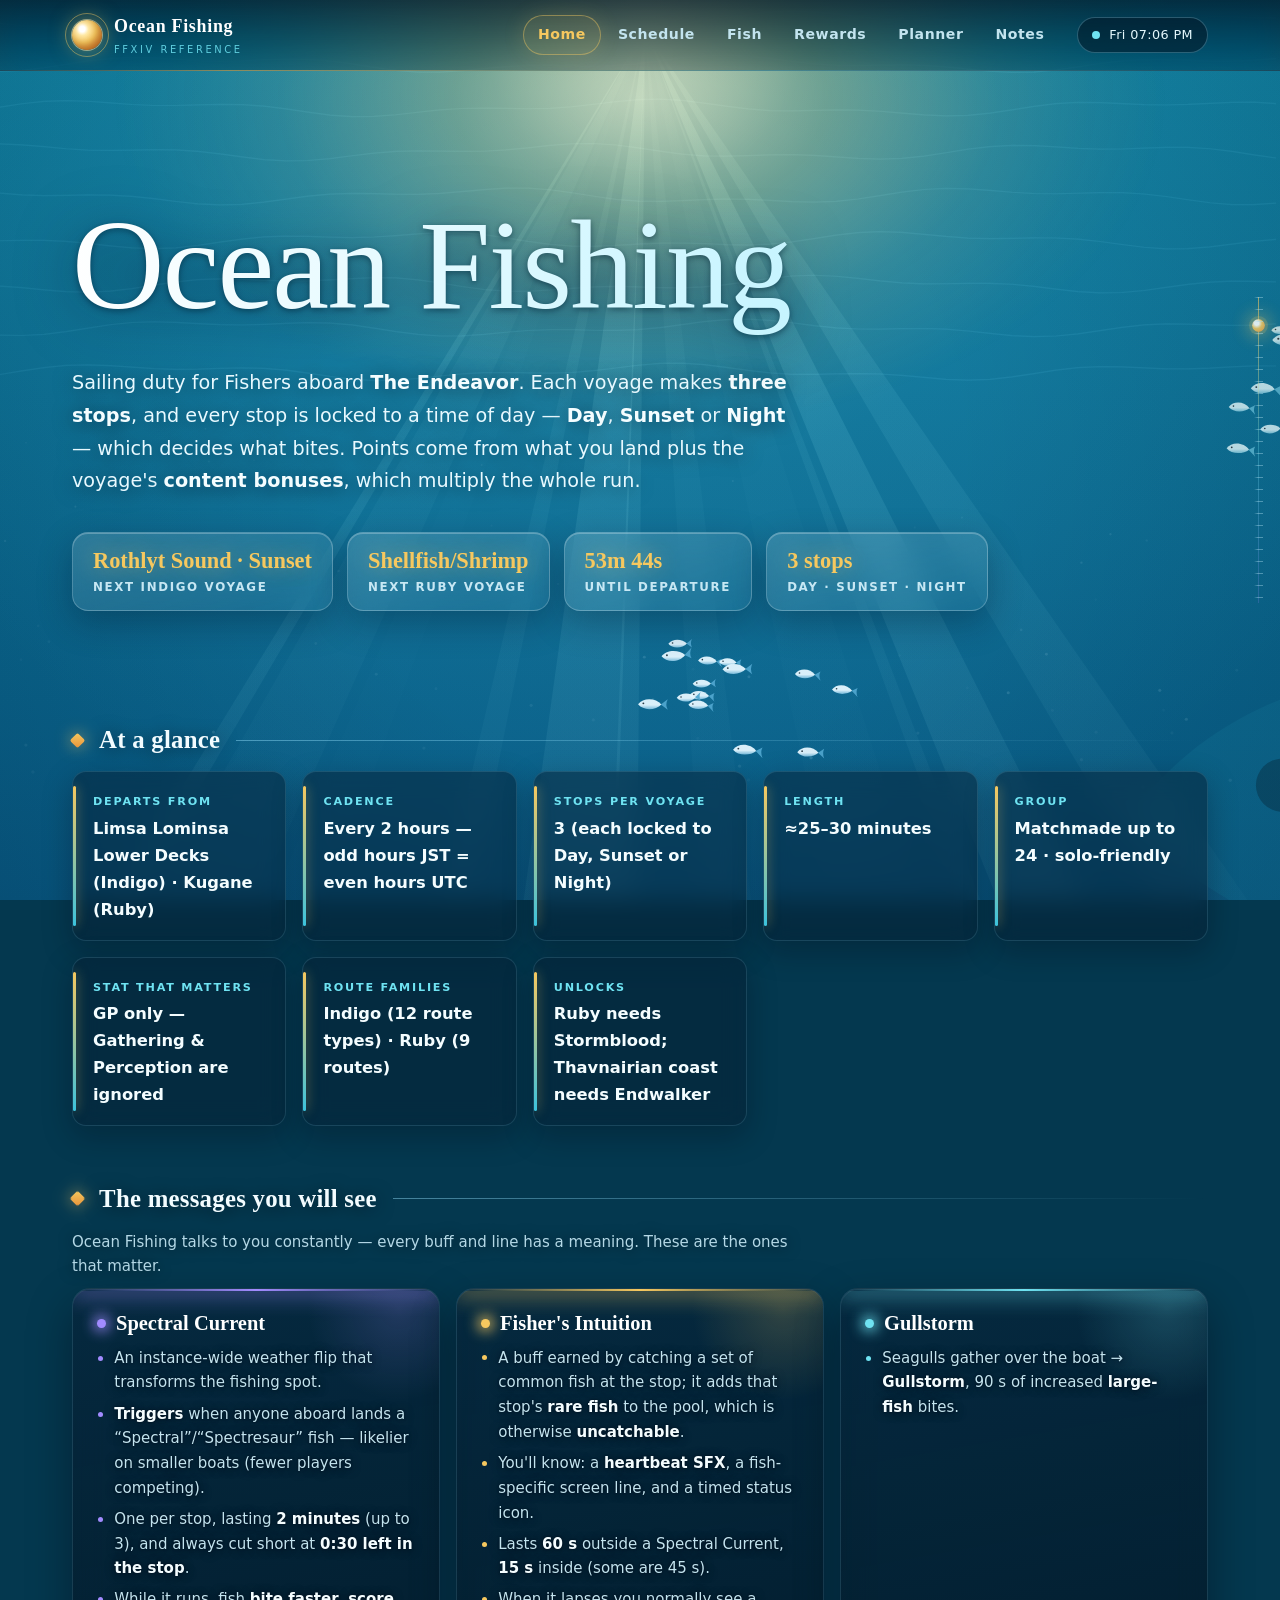
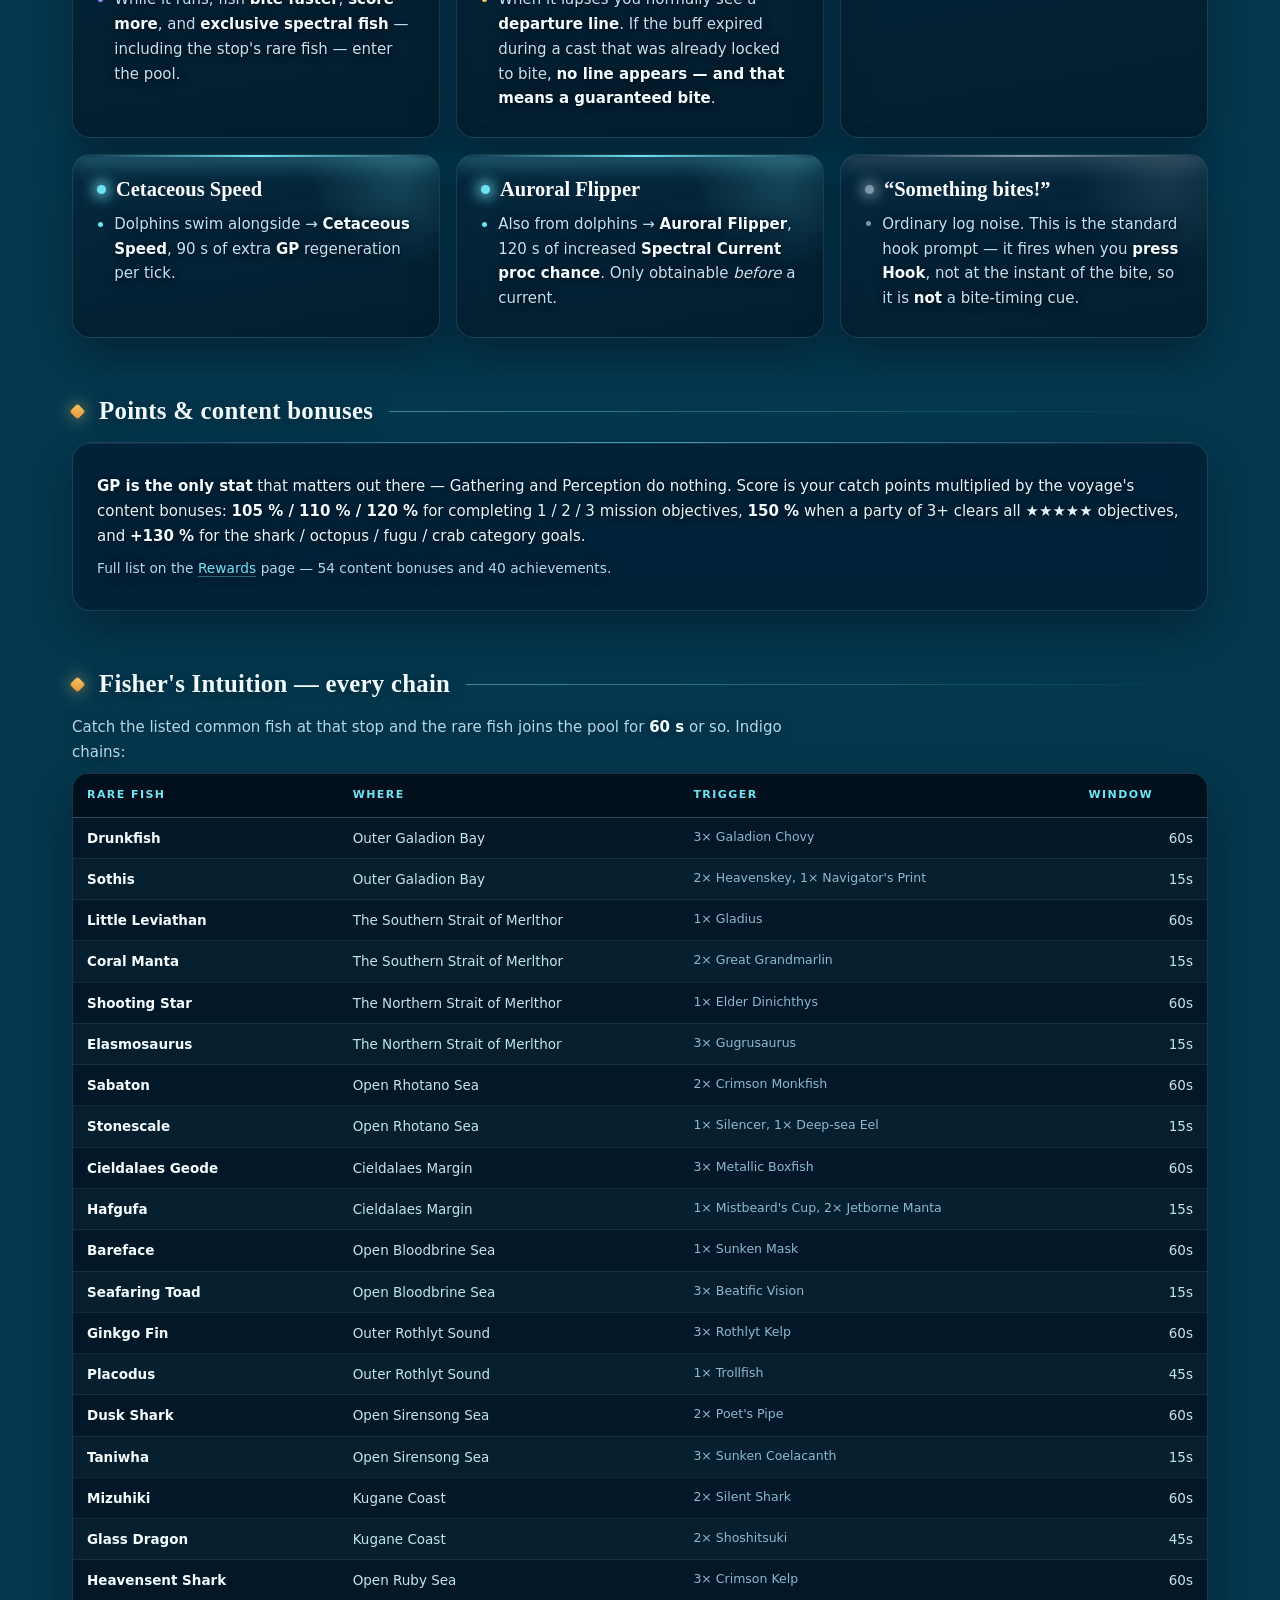
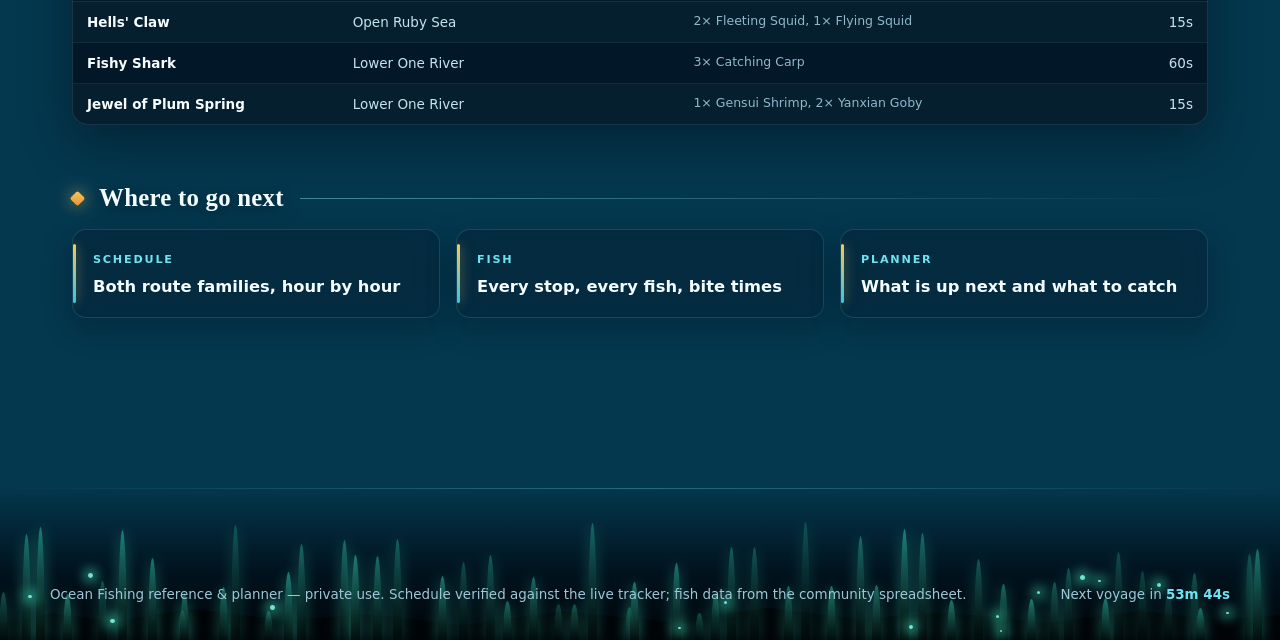
<file: website/index.html>
<!doctype html>
<html lang="en">
<head>
<meta charset="utf-8">
<meta name="viewport" content="width=device-width,initial-scale=1">
<title>Ocean Fishing</title>
<meta name="description" content="Everything about FFXIV Ocean Fishing: mechanics, schedules, fish and rewards.">
<link rel="stylesheet" href="assets/theme.css">
</head>
<body>
<header class="top"><div class="bar">
  <a class="brand" href="index.html"><span class="mark"></span><span>Ocean Fishing<small>FFXIV reference</small></span></a>
  <nav class="main"><a href="index.html" class='on'>Home</a><a href="schedules.html">Schedule</a><a href="fish.html">Fish</a><a href="rewards.html">Rewards</a><a href="planner.html">Planner</a><a href="notes.html">Notes</a></nav>
  <span class="live"><span class="dot"></span><span data-clock>—</span></span>
</div></header>
<div class="wrap">

<section class="hero">
  <h1>Ocean Fishing</h1>
  <p>Sailing duty for Fishers aboard <b>The Endeavor</b>. Each voyage makes <b>three stops</b>, and every stop is locked to a time of day — <b>Day</b>, <b>Sunset</b> or <b>Night</b> — which decides what bites. Points come from what you land plus the voyage's <b>content bonuses</b>, which multiply the whole run.</p>
  <div class="kpis">
    <div class="kpi live-kpi"><b data-nextroute>—</b><span>Next Indigo voyage</span></div>
    <div class="kpi live-kpi"><b data-nextruby>—</b><span>Next Ruby voyage</span></div>
    <div class="kpi live-kpi"><b data-next>—</b><span>Until departure</span></div>
    <div class="kpi"><b>3 stops</b><span>Day · Sunset · Night</span></div>
  </div>
</section>

<h2>At a glance</h2>
<div class="grid g4"><div class="fact"><span>Departs from</span><b>Limsa Lominsa Lower Decks (Indigo) · Kugane (Ruby)</b></div><div class="fact"><span>Cadence</span><b>Every 2 hours — odd hours JST = even hours UTC</b></div><div class="fact"><span>Stops per voyage</span><b>3 (each locked to Day, Sunset or Night)</b></div><div class="fact"><span>Length</span><b>≈25–30 minutes</b></div><div class="fact"><span>Group</span><b>Matchmade up to 24 · solo-friendly</b></div><div class="fact"><span>Stat that matters</span><b>GP only — Gathering &amp; Perception are ignored</b></div><div class="fact"><span>Route families</span><b>Indigo (12 route types) · Ruby (9 routes)</b></div><div class="fact"><span>Unlocks</span><b>Ruby needs Stormblood; Thavnairian coast needs Endwalker</b></div></div>

<h2>The messages you will see</h2>
<p class="muted">Ocean Fishing talks to you constantly — every buff and line has a meaning. These are the ones that matter.</p>
<div class="grid g2"><div class="msg spectral"><h3>Spectral Current</h3><ul><li>An instance-wide weather flip that transforms the fishing spot.</li><li><b>Triggers</b> when anyone aboard lands a “Spectral”/“Spectresaur” fish — likelier on smaller boats (fewer players competing).</li><li>One per stop, lasting <b>2 minutes</b> (up to 3), and always cut short at <b>0:30 left in the stop</b>.</li><li>While it runs, fish <b>bite faster</b>, <b>score more</b>, and <b>exclusive spectral fish</b> — including the stop's rare fish — enter the pool.</li></ul></div><div class="msg sun"><h3>Fisher&#x27;s Intuition</h3><ul><li>A buff earned by catching a set of common fish at the stop; it adds that stop's <b>rare fish</b> to the pool, which is otherwise <b>uncatchable</b>.</li><li>You'll know: a <b>heartbeat SFX</b>, a fish-specific screen line, and a timed status icon.</li><li>Lasts <b>60 s</b> outside a Spectral Current, <b>15 s</b> inside (some are 45 s).</li><li>When it lapses you normally see a <b>departure line</b>. If the buff expired during a cast that was already locked to bite, <b>no line appears — and that means a guaranteed bite</b>.</li></ul></div><div class="msg sky"><h3>Gullstorm</h3><ul><li>Seagulls gather over the boat → <b>Gullstorm</b>, 90 s of increased <b>large-fish</b> bites.</li></ul></div><div class="msg sky"><h3>Cetaceous Speed</h3><ul><li>Dolphins swim alongside → <b>Cetaceous Speed</b>, 90 s of extra <b>GP</b> regeneration per tick.</li></ul></div><div class="msg sky"><h3>Auroral Flipper</h3><ul><li>Also from dolphins → <b>Auroral Flipper</b>, 120 s of increased <b>Spectral Current proc chance</b>. Only obtainable <i>before</i> a current.</li></ul></div><div class="msg muted2"><h3>“Something bites!”</h3><ul><li>Ordinary log noise. This is the standard hook prompt — it fires when you <b>press Hook</b>, not at the instant of the bite, so it is <b>not</b> a bite-timing cue.</li></ul></div></div>

<h2>Points &amp; content bonuses</h2>
<div class="card"><p><b>GP is the only stat</b> that matters out there — Gathering and Perception do nothing. Score is your catch points multiplied by the voyage's content bonuses: <b>105 % / 110 % / 120 %</b> for completing 1 / 2 / 3 mission objectives, <b>150 %</b> when a party of 3+ clears all ★★★★★ objectives, and <b>+130 %</b> for the shark / octopus / fugu / crab category goals.</p>
<p class="small muted">Full list on the <a href="rewards.html">Rewards</a> page — 54 content bonuses and 40 achievements.</p></div>

<h2>Fisher's Intuition — every chain</h2>
<p class="muted">Catch the listed common fish at that stop and the rare fish joins the pool for <b>60&nbsp;s</b> or so. Indigo chains:</p>
<div class="tblwrap"><table><thead><tr><th>Rare fish</th><th>Where</th><th>Trigger</th><th>Window</th></tr></thead><tbody><tr><td><b>Drunkfish</b></td><td>Outer Galadion Bay</td><td class="notes">3× Galadion Chovy</td><td class="num">60s</td></tr><tr><td><b>Sothis</b></td><td>Outer Galadion Bay</td><td class="notes">2× Heavenskey, 1× Navigator&#x27;s Print</td><td class="num">15s</td></tr><tr><td><b>Little Leviathan</b></td><td>The Southern Strait of Merlthor</td><td class="notes">1× Gladius</td><td class="num">60s</td></tr><tr><td><b>Coral Manta</b></td><td>The Southern Strait of Merlthor</td><td class="notes">2× Great Grandmarlin</td><td class="num">15s</td></tr><tr><td><b>Shooting Star</b></td><td>The Northern Strait of Merlthor</td><td class="notes">1× Elder Dinichthys</td><td class="num">60s</td></tr><tr><td><b>Elasmosaurus</b></td><td>The Northern Strait of Merlthor</td><td class="notes">3× Gugrusaurus</td><td class="num">15s</td></tr><tr><td><b>Sabaton</b></td><td>Open Rhotano Sea</td><td class="notes">2× Crimson Monkfish</td><td class="num">60s</td></tr><tr><td><b>Stonescale</b></td><td>Open Rhotano Sea</td><td class="notes">1× Silencer, 1× Deep-sea Eel</td><td class="num">15s</td></tr><tr><td><b>Cieldalaes Geode</b></td><td>Cieldalaes Margin</td><td class="notes">3× Metallic Boxfish</td><td class="num">60s</td></tr><tr><td><b>Hafgufa</b></td><td>Cieldalaes Margin</td><td class="notes">1× Mistbeard&#x27;s Cup, 2× Jetborne Manta</td><td class="num">15s</td></tr><tr><td><b>Bareface</b></td><td>Open Bloodbrine Sea</td><td class="notes">1× Sunken Mask</td><td class="num">60s</td></tr><tr><td><b>Seafaring Toad</b></td><td>Open Bloodbrine Sea</td><td class="notes">3× Beatific Vision</td><td class="num">15s</td></tr><tr><td><b>Ginkgo Fin</b></td><td>Outer Rothlyt Sound</td><td class="notes">3× Rothlyt Kelp</td><td class="num">60s</td></tr><tr><td><b>Placodus</b></td><td>Outer Rothlyt Sound</td><td class="notes">1× Trollfish</td><td class="num">45s</td></tr><tr><td><b>Dusk Shark</b></td><td>Open Sirensong Sea</td><td class="notes">2× Poet&#x27;s Pipe</td><td class="num">60s</td></tr><tr><td><b>Taniwha</b></td><td>Open Sirensong Sea</td><td class="notes">3× Sunken Coelacanth</td><td class="num">15s</td></tr><tr><td><b>Mizuhiki</b></td><td>Kugane Coast</td><td class="notes">2× Silent Shark</td><td class="num">60s</td></tr><tr><td><b>Glass Dragon</b></td><td>Kugane Coast</td><td class="notes">2× Shoshitsuki</td><td class="num">45s</td></tr><tr><td><b>Heavensent Shark</b></td><td>Open Ruby Sea</td><td class="notes">3× Crimson Kelp</td><td class="num">60s</td></tr><tr><td><b>Hells&#x27; Claw</b></td><td>Open Ruby Sea</td><td class="notes">2× Fleeting Squid, 1× Flying Squid</td><td class="num">15s</td></tr><tr><td><b>Fishy Shark</b></td><td>Lower One River</td><td class="notes">3× Catching Carp</td><td class="num">60s</td></tr><tr><td><b>Jewel of Plum Spring</b></td><td>Lower One River</td><td class="notes">1× Gensui Shrimp, 2× Yanxian Goby</td><td class="num">15s</td></tr></tbody></table></div>

<h2>Where to go next</h2>
<div class="grid g3">
  <a class="fact" href="schedules.html" style="text-decoration:none"><span>Schedule</span><b>Both route families, hour by hour</b></a>
  <a class="fact" href="fish.html" style="text-decoration:none"><span>Fish</span><b>Every stop, every fish, bite times</b></a>
  <a class="fact" href="planner.html" style="text-decoration:none"><span>Planner</span><b>What is up next and what to catch</b></a>
</div>

</div>
<footer><div class="bar">
  <span>Ocean Fishing reference &amp; planner — private use. Schedule verified against the live tracker; fish data from the community spreadsheet.</span>
  <span style="margin-left:auto">Next voyage in <b data-next>—</b></span>
</div></footer>
<script src="assets/data.js"></script>
<script src="assets/site.js"></script>
<script src="assets/ocean.js"></script>
</body>
</html>
</file>
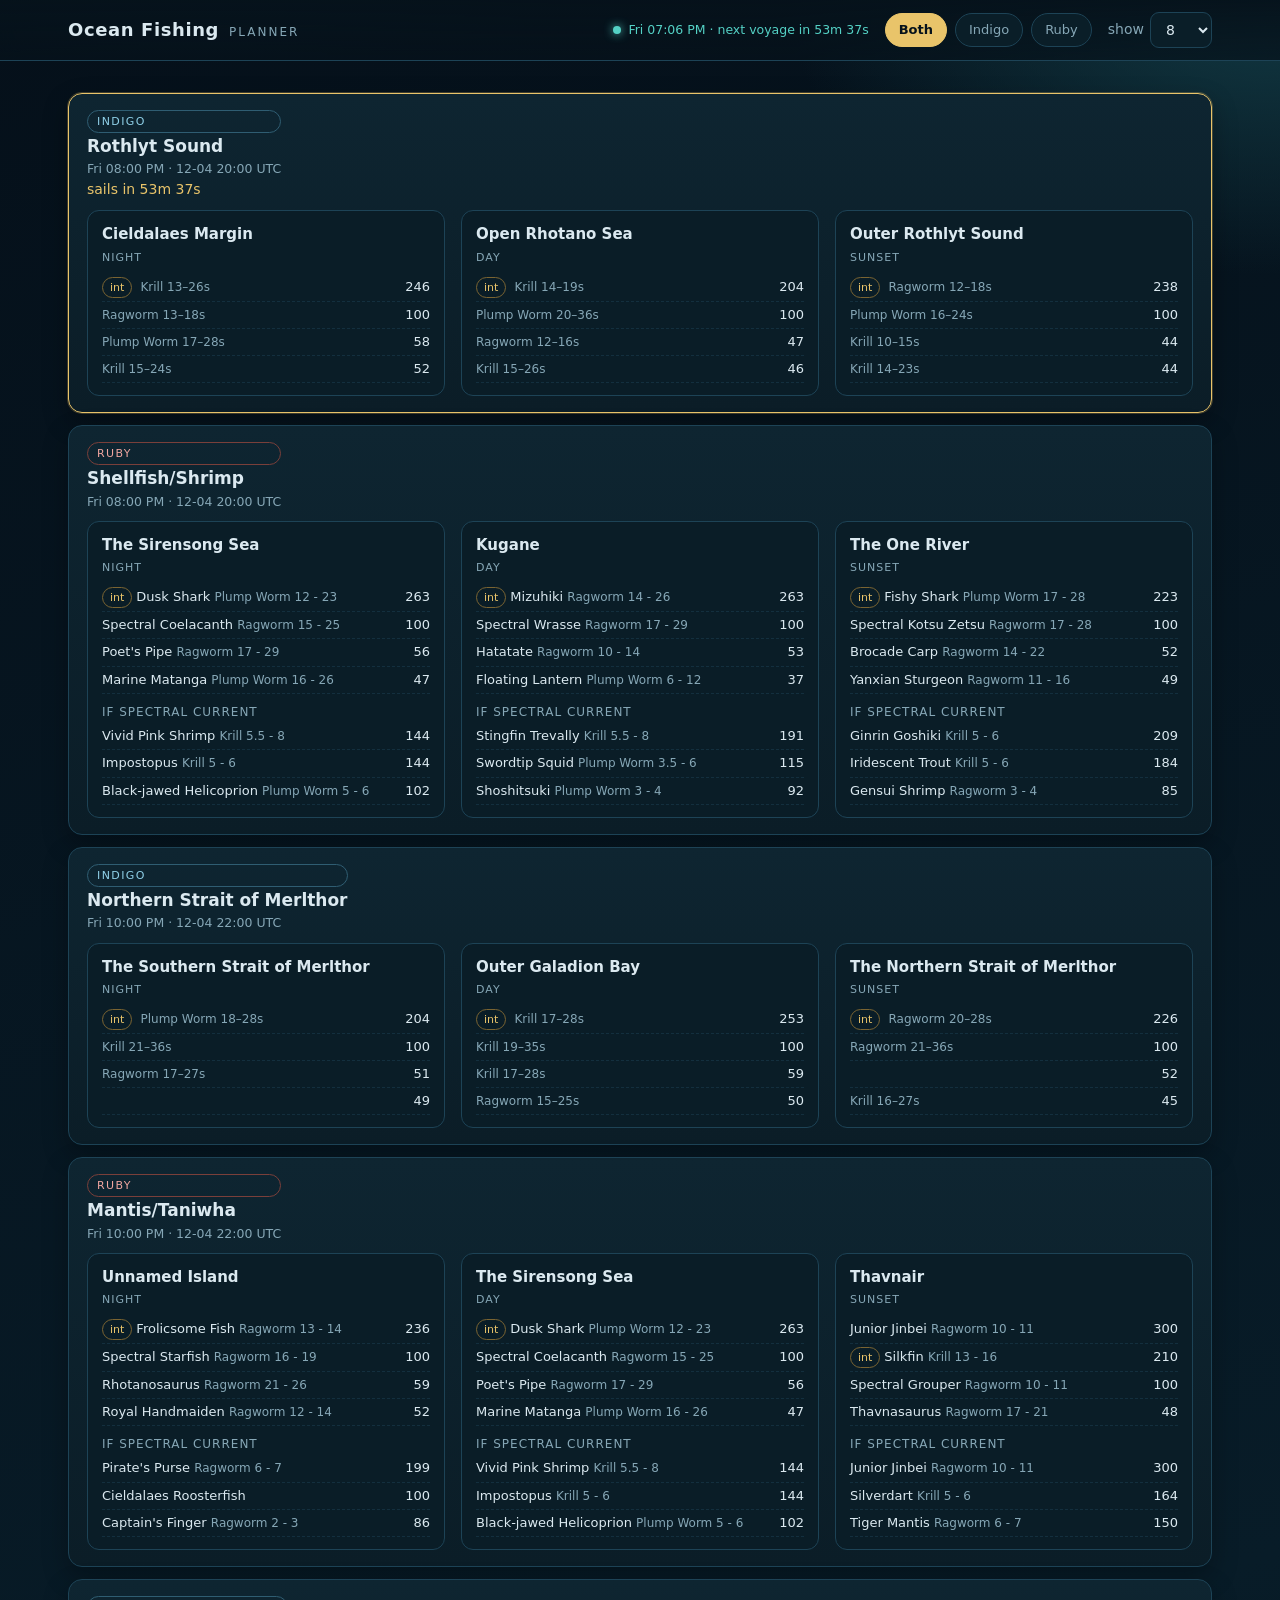
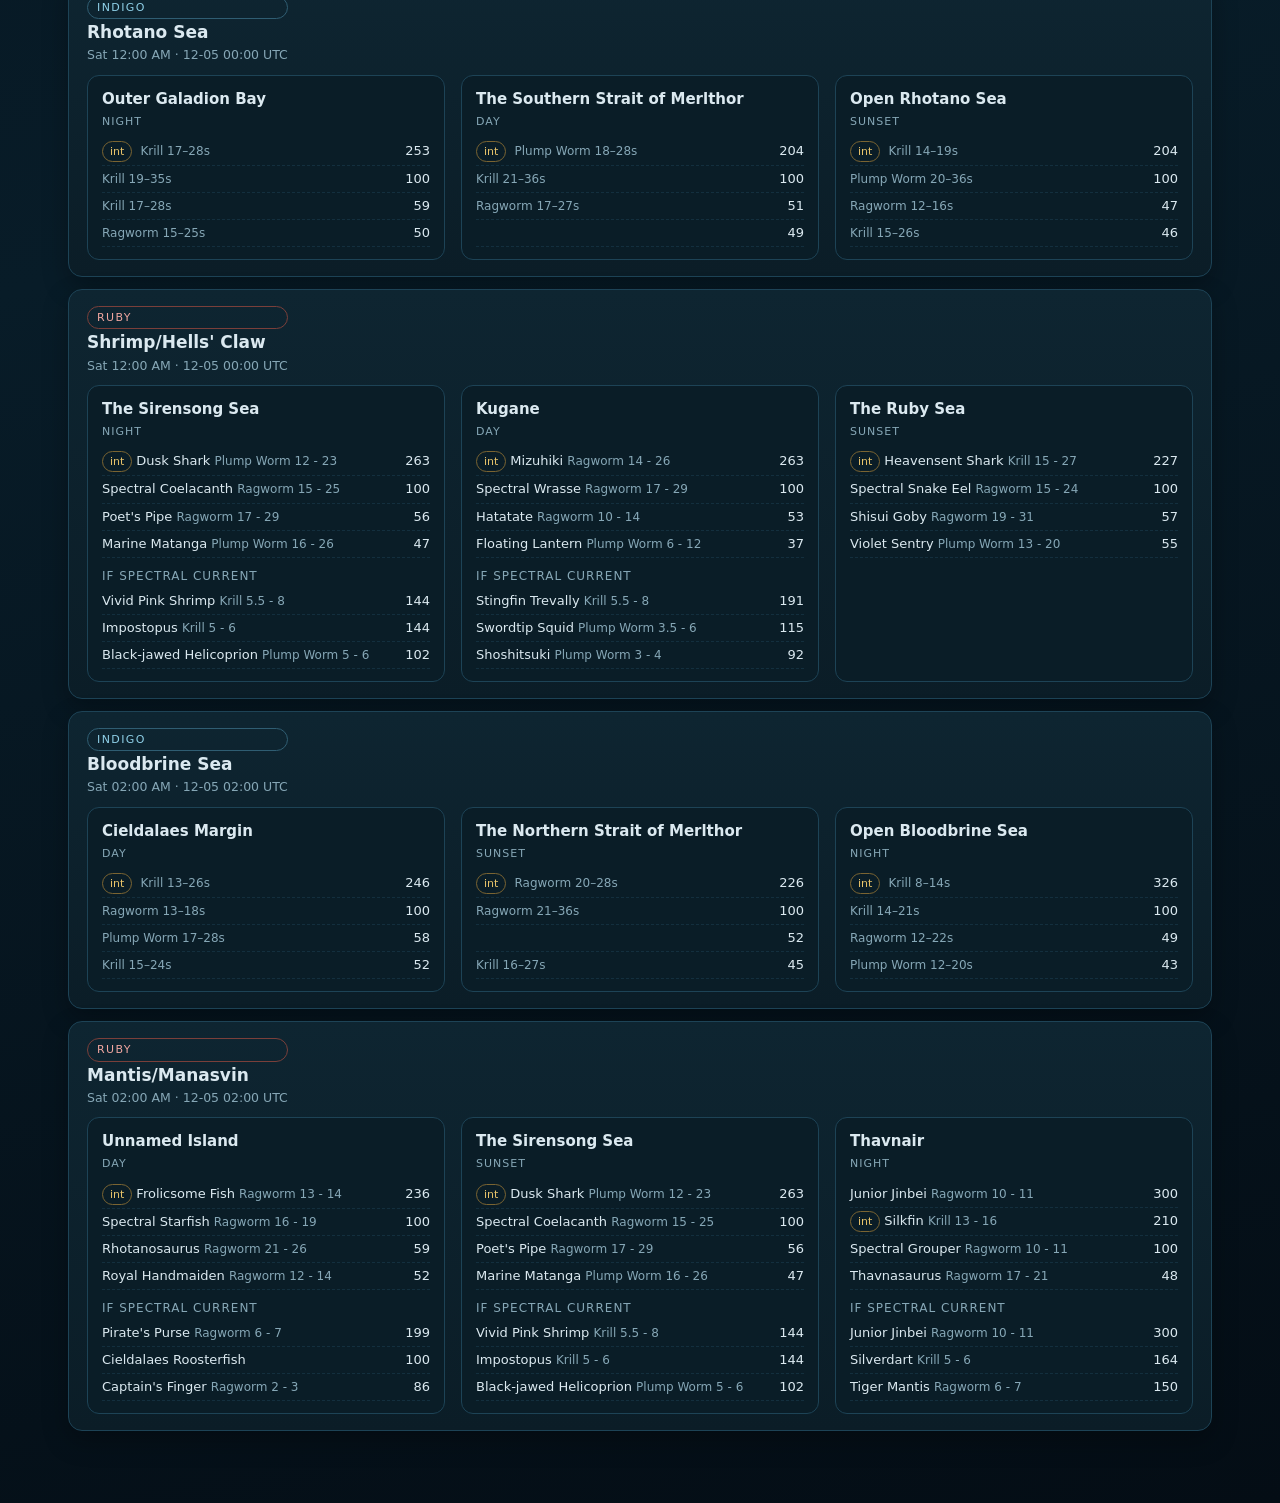
<file: ocean-fishing-planner.html>
<!doctype html>
<html lang="en"><head><meta charset="utf-8"><meta name="viewport" content="width=device-width,initial-scale=1">
<title>Ocean Fishing — Planner</title>
<style>
:root{--bg:#06121b;--panel:#0e2531;--panel2:#0b1d27;--line:#1d4356;--ink:#dbe9f0;--dim:#86a7b6;
--gold:#e9c46a;--teal:#54d1c5;--red:#e5786f;--grn:#9ecb7a;--violet:#b48ce0}
*{box-sizing:border-box}
html{scroll-behavior:smooth}
body{margin:0;color:var(--ink);font:14px/1.55 ui-sans-serif,system-ui,"Segoe UI",Roboto,Helvetica,Arial,sans-serif;
background:radial-gradient(1100px 520px at 15% -8%,#12384d 0%,transparent 60%),
radial-gradient(900px 500px at 100% 0%,#123a44 0%,transparent 55%),
linear-gradient(165deg,#05101a,#081c28 55%,#040d15)}
h1,h2,h3{margin:0;font-weight:650;letter-spacing:.3px}
a{color:var(--teal)}
.wrap{max-width:1180px;margin:0 auto;padding:0 18px 60px}
header.top{position:sticky;top:0;z-index:20;backdrop-filter:blur(9px);
background:linear-gradient(180deg,rgba(6,18,27,.96),rgba(6,18,27,.72));border-bottom:1px solid var(--line)}
header.top .bar{display:flex;gap:16px;align-items:center;flex-wrap:wrap;max-width:1180px;margin:0 auto;padding:12px 18px}
.brand{display:flex;align-items:baseline;gap:10px}
.brand b{font-size:18px;letter-spacing:.6px}
.brand span{color:var(--dim);font-size:12px;letter-spacing:2px;text-transform:uppercase}
.grow{flex:1}
input[type=search],select,input[type=number],input[type=datetime-local]{background:#0a1e28;color:var(--ink);
border:1px solid var(--line);border-radius:9px;padding:8px 11px;font:inherit;outline:none}
input[type=search]{min-width:230px}
input:focus,select:focus{border-color:var(--teal);box-shadow:0 0 0 3px rgba(84,209,197,.14)}
button{cursor:pointer;background:#12303d;color:var(--ink);border:1px solid var(--line);border-radius:9px;padding:8px 13px;font:inherit}
button:hover{border-color:var(--teal)}
button.on{background:#16414f;border-color:var(--teal);color:#eafffb}
.chips{display:flex;gap:8px;flex-wrap:wrap}
.chip{cursor:pointer;border:1px solid var(--line);border-radius:999px;padding:6px 13px;font-size:13px;color:var(--dim);background:#0a1e28}
.chip.on{color:#06121b;background:var(--gold);border-color:var(--gold);font-weight:600}
main{padding-top:20px}
section{margin:26px 0}
.sechead{display:flex;align-items:center;gap:12px;margin:0 0 12px}
.sechead h2{font-size:20px}
.sechead .rule{flex:1;height:1px;background:linear-gradient(90deg,var(--line),transparent)}
.card{background:linear-gradient(180deg,var(--panel),var(--panel2));border:1px solid var(--line);border-radius:14px;
padding:16px 18px;box-shadow:0 10px 26px rgba(0,0,0,.28)}
.grid{display:flex;flex-wrap:wrap;gap:16px}
.grid>.card{flex:1 1 320px}
table{width:100%;border-collapse:collapse;font-variant-numeric:tabular-nums}
th,td{text-align:left;padding:6px 9px;border-bottom:1px solid rgba(29,67,86,.6);vertical-align:top}
th{color:var(--dim);font-weight:600;font-size:12px;text-transform:uppercase;letter-spacing:.6px;position:sticky;top:0}
tbody tr:hover{background:rgba(84,209,197,.06)}
td.num,th.num{text-align:right}
.stars{color:var(--gold);letter-spacing:1px}
.tag{display:inline-block;font-size:11px;padding:1px 7px;border-radius:999px;border:1px solid var(--line);color:var(--dim);margin-right:4px}
.tag.spec{color:var(--violet);border-color:#5b3f7d}
.tag.intu{color:var(--gold);border-color:#7a6432}
.tag.new{color:var(--teal);border-color:#2f6d6a}
.bites{color:var(--dim);font-size:12.5px}
.bites b{color:var(--ink);font-weight:600}
.notes{color:var(--dim);font-size:12.5px}
.pill{display:inline-block;border:1px solid var(--line);border-radius:999px;padding:3px 10px;font-size:12px;color:var(--dim)}
details{border:1px solid var(--line);border-radius:12px;background:linear-gradient(180deg,var(--panel),var(--panel2));margin:10px 0;overflow:hidden}
details>summary{cursor:pointer;padding:11px 15px;list-style:none;display:flex;gap:10px;align-items:center;font-weight:600}
details>summary::-webkit-details-marker{display:none}
details>summary:before{content:"▸";color:var(--teal);transition:transform .15s}
details[open]>summary:before{transform:rotate(90deg)}
details .body{padding:2px 15px 14px}
.sub{margin:12px 0 4px;color:var(--dim);font-size:12px;text-transform:uppercase;letter-spacing:1px}
.voyage{display:flex;gap:14px;align-items:flex-start;flex-wrap:wrap}
.voyage .when{min-width:190px}
.voyage .when .t{font-size:17px;font-weight:650}
.voyage .when .u{color:var(--dim);font-size:12.5px}
.stopcard{flex:1 1 300px;border:1px solid var(--line);border-radius:12px;padding:12px 14px;background:#0a1d27}
.stopcard h4{margin:0 0 2px;font-size:15px}
.tod{font-size:11px;text-transform:uppercase;letter-spacing:1px;color:var(--dim)}
.top-fish{display:flex;justify-content:space-between;gap:10px;padding:4px 0;border-bottom:1px dashed rgba(29,67,86,.55);font-size:13px}
.top-fish .p{color:var(--gold);font-variant-numeric:tabular-nums}
.live{display:inline-flex;align-items:center;gap:7px;color:var(--teal);font-size:12.5px}
.dot{width:8px;height:8px;border-radius:50%;background:var(--teal);box-shadow:0 0 10px var(--teal);animation:p 1.8s infinite}
@keyframes p{0%,100%{opacity:1}50%{opacity:.35}}
.muted{color:var(--dim)}
.hide{display:none !important}
@media print{
 body{background:#fff;color:#111}
 header.top{position:static;background:#fff;border-color:#ccc}
 .noprint{display:none !important}
 .card,details,.stopcard{background:#fff;border-color:#ccc;box-shadow:none}
 th{color:#444} .notes,.bites{color:#444} .stars{color:#a07b12}
}
@media(max-width:760px){.wrap{padding:0 12px 40px} header.top .bar{padding:10px 12px}}

.voyagecard{margin:12px 0}
.fam{font-size:11px;letter-spacing:1.4px;text-transform:uppercase;padding:2px 9px;border-radius:999px;border:1px solid var(--line);color:var(--dim)}
.fam.indigo{color:#8fd0e8;border-color:#2f5d72}
.fam.ruby{color:#f0a6a0;border-color:#7a3f3a}
.next{border-color:var(--gold);box-shadow:0 0 0 1px rgba(233,196,106,.25),0 10px 26px rgba(0,0,0,.3)}
.count{color:var(--gold);font-variant-numeric:tabular-nums}
.tgt{display:flex;justify-content:space-between;gap:8px;padding:3px 0;border-bottom:1px dashed rgba(29,67,86,.5);font-size:13px}
.tgt .b{color:var(--dim);font-size:12px}
</style></head><body>
<header class="top"><div class="bar">
  <div class="brand"><b>Ocean Fishing</b><span>Planner</span></div>
  <div class="grow"></div>
  <span class="live"><span class="dot"></span><span id="clock">—</span></span>
  <div class="chips" id="fam">
    <span class="chip on" data-f="both">Both</span><span class="chip" data-f="indigo">Indigo</span><span class="chip" data-f="ruby">Ruby</span>
  </div>
  <label class="muted noprint" style="display:flex;gap:6px;align-items:center">show
    <select id="n"><option>4</option><option selected>8</option><option>12</option><option>20</option></select></label>
</div></header>
<div class="wrap"><main id="app"></main></div>
<script>
var DATA = {"indigo_locations": [{"loc": "Outer Galadion Bay", "normal": [{"name": "", "stars": 1, "points": 10, "tug": 1, "hookset": "Precision", "bites": {"Ragworm": [4, 8], "Krill": [4, 8], "Plump Worm": [4, 8], "Versatile Lure": [7, 11]}, "best": "Ragworm", "intuition": false, "intuitionDuration": null}, {"name": "", "stars": 1, "points": 11, "tug": 1, "hookset": "Precision", "bites": {"Ragworm": [7, 11], "Krill": [7, 11], "Plump Worm": [7, 11], "Versatile Lure": [9, 14]}, "best": "Krill", "intuition": false, "intuitionDuration": null}, {"name": "", "stars": 1, "points": 14, "tug": 2, "hookset": "Powerful", "bites": {"Ragworm": [10, 16], "Krill": [10, 16], "Plump Worm": [8, 16], "Versatile Lure": [12, 20]}, "best": "Plump Worm", "intuition": false, "intuitionDuration": null}, {"name": "", "stars": 2, "points": 40, "tug": 2, "hookset": "Powerful", "bites": {"Ragworm": [16, 24], "Krill": [12, 19], "Plump Worm": [12, 24], "Versatile Lure": [15, 25]}, "best": "Krill", "intuition": false, "intuitionDuration": null}, {"name": "", "stars": 2, "points": 34, "tug": 3, "hookset": "Powerful", "bites": {"Ragworm": [19, 37], "Krill": [15, 37], "Plump Worm": [15, 33], "Versatile Lure": [22, 37]}, "best": "Plump Worm", "intuition": false, "intuitionDuration": null}, {"name": "", "stars": 2, "points": 34, "tug": 1, "hookset": "Precision", "bites": {"Ragworm": [12, 19], "Krill": [7, 13], "Plump Worm": [12, 18], "Versatile Lure": [12, 19]}, "best": "Krill", "intuition": false, "intuitionDuration": null}, {"name": "", "stars": 3, "points": 59, "tug": 2, "hookset": "Powerful", "bites": {"Ragworm": [18, 29], "Krill": [17, 28], "Plump Worm": [18, 28], "Versatile Lure": [18, 29]}, "best": "Krill", "intuition": false, "intuitionDuration": null}, {"name": "", "stars": 3, "points": 50, "tug": 1, "hookset": "Precision", "bites": {"Ragworm": [15, 25], "Krill": [15, 25], "Plump Worm": [15, 25], "Versatile Lure": [16, 26]}, "best": "Ragworm", "intuition": false, "intuitionDuration": null}, {"name": "", "stars": 4, "points": 100, "tug": 3, "hookset": "Powerful", "bites": {"Ragworm": [21, 37], "Krill": [19, 35], "Plump Worm": [20, 36], "Versatile Lure": [23, 37]}, "best": "Krill", "intuition": false, "intuitionDuration": null}, {"name": "", "stars": 4, "points": 253, "tug": 3, "hookset": "Powerful", "bites": {"Krill": [17, 28]}, "best": "Krill", "intuition": true, "intuitionDuration": 60}], "spectral": []}, {"loc": "The Southern Strait of Merlthor", "normal": [{"name": "", "stars": 1, "points": 10, "tug": 2, "hookset": "Powerful", "bites": {"Ragworm": [5, 9], "Krill": [5, 9], "Plump Worm": [5, 9], "Versatile Lure": [7, 11]}, "best": "Krill", "intuition": false, "intuitionDuration": null}, {"name": "", "stars": 1, "points": 10, "tug": 1, "hookset": "Precision", "bites": {"Ragworm": [2, 5], "Krill": [2, 5], "Plump Worm": [2, 5], "Versatile Lure": [5, 8]}, "best": "Ragworm", "intuition": false, "intuitionDuration": null}, {"name": "", "stars": 1, "points": 10, "tug": 1, "hookset": "Precision", "bites": {"Ragworm": [5, 9], "Krill": [5, 9], "Plump Worm": [5, 9], "Versatile Lure": [8, 12]}, "best": "Ragworm", "intuition": false, "intuitionDuration": null}, {"name": "", "stars": 2, "points": 27, "tug": 1, "hookset": "Precision", "bites": {"Ragworm": [5, 9], "Krill": [5, 9], "Plump Worm": [9, 14], "Versatile Lure": [10, 14]}, "best": "Krill", "intuition": false, "intuitionDuration": null}, {"name": "", "stars": 2, "points": 35, "tug": 1, "hookset": "Precision", "bites": {"Ragworm": [9, 16], "Krill": [14, 22], "Plump Worm": [14, 22], "Versatile Lure": [14, 22]}, "best": "Ragworm", "intuition": false, "intuitionDuration": null}, {"name": "", "stars": 2, "points": 22, "tug": 3, "hookset": "Powerful", "bites": {"Ragworm": [13, 20], "Krill": [13, 20], "Plump Worm": [8, 16], "Versatile Lure": [14, 22]}, "best": "Plump Worm", "intuition": false, "intuitionDuration": null}, {"name": "", "stars": 3, "points": 51, "tug": 1, "hookset": "Precision", "bites": {"Ragworm": [17, 27], "Krill": [17, 28], "Plump Worm": [18, 28], "Versatile Lure": [18, 28]}, "best": "Ragworm", "intuition": false, "intuitionDuration": null}, {"name": "", "stars": 3, "points": 49, "tug": 2, "hookset": "Powerful", "bites": {}, "best": null, "intuition": false, "intuitionDuration": null}, {"name": "", "stars": 4, "points": 100, "tug": 3, "hookset": "Precision", "bites": {"Ragworm": [21, 36], "Krill": [21, 36], "Plump Worm": [21, 36], "Versatile Lure": [23, 37]}, "best": "Krill", "intuition": false, "intuitionDuration": null}, {"name": "", "stars": 4, "points": 204, "tug": 3, "hookset": "Powerful", "bites": {"Plump Worm": [18, 28]}, "best": "Plump Worm", "intuition": true, "intuitionDuration": 60}], "spectral": []}, {"loc": "Open Rhotano Sea", "normal": [{"name": "", "stars": 1, "points": 13, "tug": 2, "hookset": "Powerful", "bites": {"Ragworm": [6, 10], "Krill": [6, 10], "Plump Worm": [6, 10], "Versatile Lure": [9, 14]}, "best": "Krill", "intuition": false, "intuitionDuration": null}, {"name": "", "stars": 1, "points": 10, "tug": 1, "hookset": "Precision", "bites": {"Ragworm": [6, 10], "Krill": [6, 10], "Plump Worm": [6, 10], "Versatile Lure": [9, 14]}, "best": "Ragworm", "intuition": false, "intuitionDuration": null}, {"name": "", "stars": 1, "points": 15, "tug": 2, "hookset": "Powerful", "bites": {"Ragworm": [8, 12], "Krill": [8, 12], "Plump Worm": [8, 12], "Versatile Lure": [9, 15]}, "best": "Krill", "intuition": false, "intuitionDuration": null}, {"name": "", "stars": 2, "points": 32, "tug": 2, "hookset": "Powerful", "bites": {"Ragworm": [12, 18], "Krill": [9, 18], "Plump Worm": [9, 15], "Versatile Lure": [12, 19]}, "best": "Plump Worm", "intuition": false, "intuitionDuration": null}, {"name": "", "stars": 2, "points": 32, "tug": 3, "hookset": "Powerful", "bites": {"Ragworm": [19, 33], "Krill": [19, 33], "Plump Worm": [15, 29], "Versatile Lure": [20, 34]}, "best": "Plump Worm", "intuition": false, "intuitionDuration": null}, {"name": "", "stars": 2, "points": 38, "tug": 2, "hookset": "Powerful", "bites": {"Ragworm": [12, 20], "Krill": [12, 20], "Plump Worm": [9, 15], "Versatile Lure": [13, 20]}, "best": "Plump Worm", "intuition": false, "intuitionDuration": null}, {"name": "", "stars": 3, "points": 46, "tug": 1, "hookset": "Precision", "bites": {"Ragworm": [17, 27], "Krill": [15, 26], "Plump Worm": [17, 27], "Versatile Lure": [17, 27]}, "best": "Krill", "intuition": false, "intuitionDuration": null}, {"name": "", "stars": 3, "points": 47, "tug": 1, "hookset": "Precision", "bites": {"Ragworm": [12, 16], "Krill": [12, 16], "Plump Worm": [12, 16], "Versatile Lure": [13, 17]}, "best": "Ragworm", "intuition": false, "intuitionDuration": null}, {"name": "", "stars": 4, "points": 100, "tug": 3, "hookset": "Powerful", "bites": {"Ragworm": [21, 36], "Krill": [21, 36], "Plump Worm": [20, 36], "Versatile Lure": [23, 37]}, "best": "Plump Worm", "intuition": false, "intuitionDuration": null}, {"name": "", "stars": 4, "points": 204, "tug": 3, "hookset": "Powerful", "bites": {"Krill": [14, 19]}, "best": "Krill", "intuition": true, "intuitionDuration": 60}], "spectral": []}, {"loc": "The Northern Strait of Merlthor", "normal": [{"name": "", "stars": 1, "points": 13, "tug": 1, "hookset": "Precision", "bites": {"Ragworm": [4, 8], "Krill": [4, 8], "Plump Worm": [4, 8], "Versatile Lure": [7, 11]}, "best": "Ragworm", "intuition": false, "intuitionDuration": null}, {"name": "", "stars": 1, "points": 11, "tug": 2, "hookset": "Powerful", "bites": {"Ragworm": [6, 10], "Krill": [6, 10], "Plump Worm": [6, 10], "Versatile Lure": [8, 14]}, "best": "Plump Worm", "intuition": false, "intuitionDuration": null}, {"name": "", "stars": 1, "points": 11, "tug": 2, "hookset": "Powerful", "bites": {"Ragworm": [12, 22], "Krill": [12, 22], "Plump Worm": [10, 22], "Versatile Lure": [15, 26]}, "best": "Plump Worm", "intuition": false, "intuitionDuration": null}, {"name": "", "stars": 2, "points": 27, "tug": 1, "hookset": "Precision", "bites": {"Ragworm": [7, 13], "Krill": [11, 18], "Plump Worm": [11, 18], "Versatile Lure": [11, 16]}, "best": "Ragworm", "intuition": false, "intuitionDuration": null}, {"name": "", "stars": 2, "points": 43, "tug": 1, "hookset": "Precision", "bites": {"Ragworm": [15, 24], "Krill": [10, 19], "Plump Worm": [15, 24], "Versatile Lure": [15, 24]}, "best": "Krill", "intuition": false, "intuitionDuration": null}, {"name": "", "stars": 2, "points": 36, "tug": 2, "hookset": "Powerful", "bites": {"Ragworm": [13, 21], "Krill": [10, 16], "Plump Worm": [13, 21], "Versatile Lure": [13, 22]}, "best": "Krill", "intuition": false, "intuitionDuration": null}, {"name": "", "stars": 3, "points": 45, "tug": 1, "hookset": "Precision", "bites": {"Ragworm": [17, 28], "Krill": [16, 27], "Plump Worm": [17, 28], "Versatile Lure": [18, 28]}, "best": "Krill", "intuition": false, "intuitionDuration": null}, {"name": "", "stars": 3, "points": 52, "tug": 2, "hookset": "Powerful", "bites": {}, "best": null, "intuition": false, "intuitionDuration": null}, {"name": "", "stars": 4, "points": 100, "tug": 3, "hookset": "Precision", "bites": {"Ragworm": [21, 36], "Krill": [21, 36], "Plump Worm": [21, 36], "Versatile Lure": [25, 39]}, "best": "Ragworm", "intuition": false, "intuitionDuration": null}, {"name": "", "stars": 4, "points": 226, "tug": 3, "hookset": "Precision", "bites": {"Ragworm": [20, 28]}, "best": "Ragworm", "intuition": true, "intuitionDuration": 60}], "spectral": []}, {"loc": "Cieldalaes Margin", "normal": [{"name": "", "stars": 1, "points": 10, "tug": 2, "hookset": "Powerful", "bites": {"Ragworm": [6, 12], "Krill": [6, 12], "Plump Worm": [6, 12], "Versatile Lure": [8, 15]}, "best": "Krill", "intuition": false, "intuitionDuration": null}, {"name": "", "stars": 1, "points": 15, "tug": 1, "hookset": "Precision", "bites": {"Ragworm": [12, 22], "Krill": [12, 22], "Plump Worm": [12, 22], "Versatile Lure": [14, 26]}, "best": "Ragworm", "intuition": false, "intuitionDuration": null}, {"name": "", "stars": 1, "points": 9, "tug": 1, "hookset": "Precision", "bites": {"Ragworm": [5, 11], "Krill": [5, 11], "Plump Worm": [5, 11], "Versatile Lure": [9, 14]}, "best": "Ragworm", "intuition": false, "intuitionDuration": null}, {"name": "", "stars": 2, "points": 33, "tug": 2, "hookset": "Powerful", "bites": {"Ragworm": [18, 27], "Krill": [18, 27], "Plump Worm": [13, 22], "Versatile Lure": [18, 27]}, "best": "Plump Worm", "intuition": false, "intuitionDuration": null}, {"name": "", "stars": 2, "points": 41, "tug": 1, "hookset": "Precision", "bites": {"Ragworm": [14, 22], "Krill": [10, 18], "Plump Worm": [14, 22], "Versatile Lure": [14, 22]}, "best": "Krill", "intuition": false, "intuitionDuration": null}, {"name": "", "stars": 2, "points": 39, "tug": 3, "hookset": "Powerful", "bites": {"Ragworm": [6, 12], "Krill": [6, 12], "Plump Worm": [6, 12], "Versatile Lure": [9, 13]}, "best": "Plump Worm", "intuition": false, "intuitionDuration": null}, {"name": "", "stars": 3, "points": 58, "tug": 3, "hookset": "Powerful", "bites": {"Ragworm": [20, 30], "Krill": [20, 30], "Plump Worm": [17, 28], "Versatile Lure": [20, 30]}, "best": "Plump Worm", "intuition": false, "intuitionDuration": null}, {"name": "", "stars": 3, "points": 52, "tug": 1, "hookset": "Precision", "bites": {"Ragworm": [17, 26], "Krill": [15, 24], "Plump Worm": [16, 26], "Versatile Lure": [16, 25]}, "best": "Krill", "intuition": false, "intuitionDuration": null}, {"name": "", "stars": 4, "points": 100, "tug": 3, "hookset": "Precision", "bites": {"Ragworm": [13, 18], "Krill": [13, 18], "Plump Worm": [13, 18], "Versatile Lure": [13, 20]}, "best": "Ragworm", "intuition": false, "intuitionDuration": null}, {"name": "", "stars": 4, "points": 246, "tug": 3, "hookset": "Powerful", "bites": {"Krill": [13, 26]}, "best": "Krill", "intuition": true, "intuitionDuration": 60}], "spectral": []}, {"loc": "Open Bloodbrine Sea", "normal": [{"name": "", "stars": 1, "points": 9, "tug": 1, "hookset": "Precision", "bites": {"Ragworm": [3, 7], "Krill": [3, 7], "Plump Worm": [3, 7], "Versatile Lure": [7, 11]}, "best": "Ragworm", "intuition": false, "intuitionDuration": null}, {"name": "", "stars": 1, "points": 14, "tug": 1, "hookset": "Precision", "bites": {"Ragworm": [7, 12], "Krill": [8, 14], "Plump Worm": [8, 14], "Versatile Lure": [10, 17]}, "best": "Ragworm", "intuition": false, "intuitionDuration": null}, {"name": "", "stars": 1, "points": 8, "tug": 2, "hookset": "Powerful", "bites": {"Ragworm": [6, 11], "Krill": [6, 11], "Plump Worm": [7, 12], "Versatile Lure": [9, 14]}, "best": "Krill", "intuition": false, "intuitionDuration": null}, {"name": "", "stars": 2, "points": 35, "tug": 2, "hookset": "Powerful", "bites": {"Ragworm": [11, 17], "Krill": [11, 17], "Plump Worm": [7, 12], "Versatile Lure": [13, 18]}, "best": "Plump Worm", "intuition": false, "intuitionDuration": null}, {"name": "", "stars": 2, "points": 28, "tug": 1, "hookset": "Precision", "bites": {"Ragworm": [16, 26], "Krill": [16, 31], "Plump Worm": [16, 31], "Versatile Lure": [19, 32]}, "best": "Ragworm", "intuition": false, "intuitionDuration": null}, {"name": "", "stars": 2, "points": 30, "tug": 1, "hookset": "Precision", "bites": {"Ragworm": [8, 11], "Krill": [3, 7], "Plump Worm": [8, 11], "Versatile Lure": [8, 11]}, "best": "Krill", "intuition": false, "intuitionDuration": null}, {"name": "", "stars": 3, "points": 43, "tug": 2, "hookset": "Powerful", "bites": {"Ragworm": [13, 21], "Krill": [13, 17], "Plump Worm": [12, 20], "Versatile Lure": [15, 21]}, "best": "Plump Worm", "intuition": false, "intuitionDuration": null}, {"name": "", "stars": 3, "points": 49, "tug": 3, "hookset": "Powerful", "bites": {"Ragworm": [12, 22], "Krill": [14, 23], "Plump Worm": [14, 22], "Versatile Lure": [15, 22]}, "best": "Ragworm", "intuition": false, "intuitionDuration": null}, {"name": "", "stars": 4, "points": 100, "tug": 3, "hookset": "Powerful", "bites": {"Ragworm": [14, 21], "Krill": [14, 21], "Plump Worm": [14, 21], "Versatile Lure": [15, 22]}, "best": "Krill", "intuition": false, "intuitionDuration": null}, {"name": "", "stars": 4, "points": 326, "tug": 3, "hookset": "Powerful", "bites": {"Krill": [8, 14]}, "best": "Krill", "intuition": true, "intuitionDuration": 60}], "spectral": []}, {"loc": "Outer Rothlyt Sound", "normal": [{"name": "", "stars": 1, "points": 10, "tug": 1, "hookset": "Precision", "bites": {"Ragworm": [3, 6], "Krill": [3, 6], "Plump Worm": [3, 6], "Versatile Lure": [5, 9]}, "best": "Ragworm", "intuition": false, "intuitionDuration": null}, {"name": "", "stars": 1, "points": 10, "tug": 1, "hookset": "Precision", "bites": {"Ragworm": [7, 11], "Krill": [7, 11], "Plump Worm": [7, 11], "Versatile Lure": [8, 14]}, "best": "Ragworm", "intuition": false, "intuitionDuration": null}, {"name": "", "stars": 1, "points": 13, "tug": 2, "hookset": "Powerful", "bites": {"Ragworm": [7, 11], "Krill": [7, 11], "Plump Worm": [7, 11], "Versatile Lure": [9, 13]}, "best": "Krill", "intuition": false, "intuitionDuration": null}, {"name": "", "stars": 2, "points": 29, "tug": 1, "hookset": "Precision", "bites": {"Ragworm": [14, 23], "Krill": [14, 27], "Plump Worm": [14, 27], "Versatile Lure": [17, 27]}, "best": "Ragworm", "intuition": false, "intuitionDuration": null}, {"name": "", "stars": 2, "points": 29, "tug": 2, "hookset": "Powerful", "bites": {"Ragworm": [16, 27], "Krill": [16, 27], "Plump Worm": [13, 23], "Versatile Lure": [17, 27]}, "best": "Plump Worm", "intuition": false, "intuitionDuration": null}, {"name": "", "stars": 2, "points": 36, "tug": 2, "hookset": "Powerful", "bites": {"Ragworm": [12, 24], "Krill": [15, 25], "Plump Worm": [12, 20], "Versatile Lure": [15, 24]}, "best": "Plump Worm", "intuition": false, "intuitionDuration": null}, {"name": "", "stars": 3, "points": 44, "tug": 3, "hookset": "Powerful", "bites": {"Ragworm": [11, 17], "Krill": [10, 15], "Plump Worm": [12, 17], "Versatile Lure": [12, 16]}, "best": "Krill", "intuition": false, "intuitionDuration": null}, {"name": "", "stars": 3, "points": 44, "tug": 2, "hookset": "Powerful", "bites": {"Ragworm": [16, 24], "Krill": [14, 23], "Plump Worm": [15, 24], "Versatile Lure": [16, 23]}, "best": "Krill", "intuition": false, "intuitionDuration": null}, {"name": "", "stars": 4, "points": 100, "tug": 3, "hookset": "Powerful", "bites": {"Ragworm": [16, 24], "Krill": [16, 24], "Plump Worm": [16, 24], "Versatile Lure": [16, 24]}, "best": "Plump Worm", "intuition": false, "intuitionDuration": null}, {"name": "", "stars": 4, "points": 238, "tug": 3, "hookset": "Precision", "bites": {"Ragworm": [12, 18]}, "best": "Ragworm", "intuition": true, "intuitionDuration": 60}], "spectral": []}], "indigo_routes": [{"code": "RN", "dest": "Rhotano Sea", "time": "Night", "stops": [{"name": "Outer Galadion Bay", "time": "Day"}, {"name": "The Southern Strait of Merlthor", "time": "Sunset"}, {"name": "Open Rhotano Sea", "time": "Night"}]}, {"code": "BD", "dest": "Bloodbrine Sea", "time": "Day", "stops": [{"name": "Cieldalaes Margin", "time": "Sunset"}, {"name": "The Northern Strait of Merlthor", "time": "Night"}, {"name": "Open Bloodbrine Sea", "time": "Day"}]}, {"code": "TD", "dest": "Rothlyt Sound", "time": "Day", "stops": [{"name": "Cieldalaes Margin", "time": "Sunset"}, {"name": "Open Rhotano Sea", "time": "Night"}, {"name": "Outer Rothlyt Sound", "time": "Day"}]}, {"code": "ND", "dest": "Northern Strait of Merlthor", "time": "Day", "stops": [{"name": "The Southern Strait of Merlthor", "time": "Sunset"}, {"name": "Outer Galadion Bay", "time": "Night"}, {"name": "The Northern Strait of Merlthor", "time": "Day"}]}, {"code": "RD", "dest": "Rhotano Sea", "time": "Day", "stops": [{"name": "Outer Galadion Bay", "time": "Sunset"}, {"name": "The Southern Strait of Merlthor", "time": "Night"}, {"name": "Open Rhotano Sea", "time": "Day"}]}, {"code": "BS", "dest": "Bloodbrine Sea", "time": "Sunset", "stops": [{"name": "Cieldalaes Margin", "time": "Night"}, {"name": "The Northern Strait of Merlthor", "time": "Day"}, {"name": "Open Bloodbrine Sea", "time": "Sunset"}]}, {"code": "TS", "dest": "Rothlyt Sound", "time": "Sunset", "stops": [{"name": "Cieldalaes Margin", "time": "Night"}, {"name": "Open Rhotano Sea", "time": "Day"}, {"name": "Outer Rothlyt Sound", "time": "Sunset"}]}, {"code": "NS", "dest": "Northern Strait of Merlthor", "time": "Sunset", "stops": [{"name": "The Southern Strait of Merlthor", "time": "Night"}, {"name": "Outer Galadion Bay", "time": "Day"}, {"name": "The Northern Strait of Merlthor", "time": "Sunset"}]}, {"code": "BN", "dest": "Bloodbrine Sea", "time": "Night", "stops": [{"name": "Cieldalaes Margin", "time": "Day"}, {"name": "The Northern Strait of Merlthor", "time": "Sunset"}, {"name": "Open Bloodbrine Sea", "time": "Night"}]}, {"code": "TN", "dest": "Rothlyt Sound", "time": "Night", "stops": [{"name": "Cieldalaes Margin", "time": "Day"}, {"name": "Open Rhotano Sea", "time": "Sunset"}, {"name": "Outer Rothlyt Sound", "time": "Night"}]}, {"code": "NN", "dest": "Northern Strait of Merlthor", "time": "Night", "stops": [{"name": "The Southern Strait of Merlthor", "time": "Day"}, {"name": "Outer Galadion Bay", "time": "Sunset"}, {"name": "The Northern Strait of Merlthor", "time": "Night"}]}, {"code": "RS", "dest": "Rhotano Sea", "time": "Sunset", "stops": [{"name": "Outer Galadion Bay", "time": "Night"}, {"name": "The Southern Strait of Merlthor", "time": "Day"}, {"name": "Open Rhotano Sea", "time": "Sunset"}]}], "indigo_pattern": ["BD", "TD", "ND", "RD", "BS", "TS", "NS", "RS", "BN", "TN", "NN", "RN", "TD", "ND", "RD", "BS", "TS", "NS", "RS", "BN", "TN", "NN", "RN", "BD", "ND", "RD", "BS", "TS", "NS", "RS", "BN", "TN", "NN", "RN", "BD", "TD", "RD", "BS", "TS", "NS", "RS", "BN", "TN", "NN", "RN", "BD", "TD", "ND", "BS", "TS", "NS", "RS", "BN", "TN", "NN", "RN", "BD", "TD", "ND", "RD", "TS", "NS", "RS", "BN", "TN", "NN", "RN", "BD", "TD", "ND", "RD", "BS", "NS", "RS", "BN", "TN", "NN", "RN", "BD", "TD", "ND", "RD", "BS", "TS", "RS", "BN", "TN", "NN", "RN", "BD", "TD", "ND", "RD", "BS", "TS", "NS", "BN", "TN", "NN", "RN", "BD", "TD", "ND", "RD", "BS", "TS", "NS", "RS", "TN", "NN", "RN", "BD", "TD", "ND", "RD", "BS", "TS", "NS", "RS", "BN", "NN", "RN", "BD", "TD", "ND", "RD", "BS", "TS", "NS", "RS", "BN", "TN", "RN", "BD", "TD", "ND", "RD", "BS", "TS", "NS", "RS", "BN", "TN", "NN"], "indigo_offset": 88, "ruby_routes": [{"name": "Shellfish / Shrimp", "stops_desc": "Sirensong Sea at Night, Kugane at Day, One River at Sunset", "stops": [{"name": "Sirensong Spectral Current", "spectral": true, "fish": [{"name": "Mermaid Scale", "stars": 4, "points": 51, "tug": 1, "hookset": "", "bites": {"Ragworm": "3 - 4", "Krill": "3 - 4", "Plump Worm": "3 - 4", "Mackerel Strip": "5 - 8"}, "notes": "Counts for \"Maximum Mussel\"", "dh": 4, "th": 7}, {"name": "Vivid Pink Shrimp", "stars": 4, "points": 144, "tug": 1, "hookset": "", "bites": {"Krill": "5.5 - 8", "Mackerel Strip": "6 - 7"}, "notes": "Counts for \"Shrimp Smorgasbord\"", "dh": 4, "th": 7}, {"name": "Sunken Coelacanth", "stars": 4, "points": 51, "tug": 3, "hookset": "", "bites": {"Ragworm": "3.5 - 6", "Krill": "3.5 - 6", "Plump Worm": "3.5 - 6", "Mackerel Strip": "3.5 - 6"}, "notes": "", "dh": 2, "th": 3}, {"name": "Siren's Sigh", "stars": 4, "points": 101, "tug": 1, "hookset": "", "bites": {"Ragworm": "5 - 6", "Mackerel Strip": "5 - 6"}, "notes": "", "dh": 2, "th": 3}, {"name": "Black-jawed Helicoprion", "stars": 4, "points": 102, "tug": 3, "hookset": "", "bites": {"Plump Worm": "5 - 6", "Mackerel Strip": "5 - 6"}, "notes": "Counts for \"Prehistoric Professionals\"", "dh": 4, "th": 7}, {"name": "Impostopus", "stars": 4, "points": 144, "tug": 1, "hookset": "", "bites": {"Krill": "5 - 6", "Mackerel Strip": "5 - 6"}, "notes": "", "dh": 2, "th": 3}, {"name": "Jade Mantis Shrimp", "stars": 4, "points": 72, "tug": 1, "hookset": "", "bites": {"Krill": "3 - 4"}, "notes": "Counts for \"Time Waits for No Mantis\"", "dh": 4, "th": 7}]}, {"name": "Kugane Coast", "spectral": false, "fish": [{"name": "Ruby Herring", "stars": 1, "points": 14, "tug": 2, "hookset": "", "bites": {"Ragworm": "5 - 9", "Krill": "5 - 9", "Plump Worm": "5 - 9", "Versatile Lure": "7 - 12"}, "notes": "10 - 14 from Leopard Prawn Mooch", "dh": 2, "th": 3}, {"name": "Whirlpool Turban", "stars": 1, "points": 10, "tug": 1, "hookset": "", "bites": {"Ragworm": "15 - 29", "Krill": "15 - 29", "Plump Worm": "15 - 29", "Versatile Lure": "18 - 32"}, "notes": "Counts for \"Maximum Mussel\"", "dh": 3, "th": 5}, {"name": "Leopard Prawn", "stars": 1, "points": 10, "tug": 1, "hookset": "", "bites": {"Ragworm": "5 - 9", "Krill": "5 - 9", "Plump Worm": "5 - 9", "Versatile Lure": "7 - 12"}, "notes": "Counts for \"Shrimp Smorgasbord\"", "dh": 3, "th": 5}, {"name": "Spear Squid", "stars": 2, "points": 26, "tug": 2, "hookset": "", "bites": {"Ragworm": "18 - 26", "Krill": "17 - 29", "Plump Worm": "12.5 - 24", "Versatile Lure": "17 - 29"}, "notes": "Counts for \"Squid Squadron\"", "dh": 3, "th": 5}, {"name": "Floating Lantern", "stars": 2, "points": 37, "tug": 2, "hookset": "", "bites": {"Ragworm": "11 - 17", "Krill": "11 - 17", "Plump Worm": "6 - 12", "Versatile Lure": "11 - 17"}, "notes": "", "dh": 2, "th": 3}, {"name": "Rubescent Tatsunoko", "stars": 2, "points": 33, "tug": 1, "hookset": "", "bites": {"Ragworm": "10 - 14", "Krill": "5 - 9", "Plump Worm": "10 - 14", "Versatile Lure": "10 - 14"}, "notes": "", "dh": 2, "th": 3}, {"name": "Hatatate", "stars": 3, "points": 53, "tug": 1, "hookset": "", "bites": {"Ragworm": "10 - 14", "Krill": "11 - 15", "Plump Worm": "11 - 15", "Versatile Lure": "11 - 15"}, "notes": "8 - 12 from Leopard Prawn Mooch", "dh": 2, "th": 3}, {"name": "Silent Shark", "stars": 3, "points": 35, "tug": 3, "hookset": "", "bites": {"Ragworm": "Mooch only, 6 - 12"}, "notes": "6 - 11 from Leopard Prawn Mooch", "dh": 2, "th": 3}, {"name": "Spectral Wrasse", "stars": 4, "points": 100, "tug": 3, "hookset": "", "bites": {"Ragworm": "17 - 29", "Krill": "17 - 29", "Plump Worm": "17 - 29", "Versatile Lure": "17 - 29"}, "notes": "", "dh": 1, "th": 1}, {"name": "Mizuhiki", "stars": 4, "points": 263, "tug": 3, "hookset": "", "bites": {"Ragworm": "14 - 26"}, "notes": "Intuition: x2 Silent Shark (60s)", "dh": 1, "th": 1}]}, {"name": "Kugane Spectral Current", "spectral": true, "fish": [{"name": "Silkweft Prawn", "stars": 4, "points": 58, "tug": 1, "hookset": "", "bites": {"Ragworm": "2 - 3", "Krill": "2 - 3", "Plump Worm": "2 - 3"}, "notes": "Counts for \"Shrimp Smorgasbord\"", "dh": 4, "th": 7}, {"name": "Stingfin Trevally", "stars": 4, "points": 191, "tug": 2, "hookset": "", "bites": {"Krill": "5.5 - 8"}, "notes": "", "dh": 2, "th": 3}, {"name": "Swordtip Squid", "stars": 4, "points": 115, "tug": 2, "hookset": "", "bites": {"Ragworm": "8 - 11", "Krill": "8 - 11", "Plump Worm": "3.5 - 6"}, "notes": "Counts for \"Squid Squadron\"", "dh": 4, "th": 7}, {"name": "Idaten's Bolt", "stars": 4, "points": 62, "tug": 1, "hookset": "", "bites": {"Ragworm": "3 - 4", "Krill": "3 - 4", "Plump Worm": "3 - 4"}, "notes": "", "dh": 2, "th": 3}, {"name": "Maelstrom Turban", "stars": 4, "points": 83, "tug": 1, "hookset": "", "bites": {"Ragworm": "4.5 - 8", "Krill": "4.5 - 8", "Plump Worm": "4.5 - 8"}, "notes": "Counts for \"Maximum Mussel\"", "dh": 4, "th": 7}, {"name": "Shoshitsuki", "stars": 4, "points": 92, "tug": 3, "hookset": "", "bites": {"Plump Worm": "3 - 4"}, "notes": "", "dh": 2, "th": 3}]}, {"name": "Lower One River", "spectral": false, "fish": [{"name": "Catching Carp", "stars": 1, "points": 10, "tug": 1, "hookset": "", "bites": {"Ragworm": "6 - 10", "Krill": "6 - 10", "Plump Worm": "6 - 10", "Versatile Lure": "9 - 14"}, "notes": "", "dh": 2, "th": 3}, {"name": "Garlean Bluegill", "stars": 1, "points": 14, "tug": 1, "hookset": "", "bites": {"Ragworm": "7 - 12", "Krill": "7 - 12", "Plump Worm": "7 - 12", "Versatile Lure": "10 - 14"}, "notes": "", "dh": 2, "th": 3}, {"name": "Yanxian Softshell", "stars": 1, "points": 10, "tug": 2, "hookset": "", "bites": {"Ragworm": "8 - 15", "Krill": "8 - 15", "Plump Worm": "8 - 15", "Versatile Lure": "10 - 17"}, "notes": "", "dh": 2, "th": 3}, {"name": "Princess Salmon", "stars": 2, "points": 37, "tug": 1, "hookset": "", "bites": {"Ragworm": "5 - 9", "Krill": "10 - 14", "Plump Worm": "10 - 14", "Versatile Lure": "10 - 14"}, "notes": "", "dh": 2, "th": 3}, {"name": "Calligraph", "stars": 2, "points": 40, "tug": 2, "hookset": "", "bites": {"Ragworm": "12 - 18", "Krill": "12 - 18", "Plump Worm": "8 - 14", "Versatile Lure": "12 - 18"}, "notes": "", "dh": 2, "th": 3}, {"name": "Singular Shrimp", "stars": 2, "points": 31, "tug": 1, "hookset": "", "bites": {"Ragworm": "13 - 24", "Krill": "17 - 29", "Plump Worm": "17 - 29", "Versatile Lure": "17 - 29"}, "notes": "Counts for \"Shrimp Smorgasbord\"", "dh": 3, "th": 5}, {"name": "Brocade Carp", "stars": 3, "points": 52, "tug": 2, "hookset": "", "bites": {"Ragworm": "14 - 22", "Krill": "14 - 22", "Plump Worm": "14 - 22", "Versatile Lure": "14 - 22"}, "notes": "", "dh": 2, "th": 3}, {"name": "Yanxian Sturgeon", "stars": 3, "points": 49, "tug": 3, "hookset": "", "bites": {"Ragworm": "11 - 16", "Krill": "11 - 16", "Plump Worm": "11 - 16", "Versatile Lure": "11 - 16"}, "notes": "", "dh": 2, "th": 3}, {"name": "Spectral Kotsu Zetsu", "stars": 4, "points": 100, "tug": 3, "hookset": "", "bites": {"Ragworm": "17 - 28", "Krill": "17 - 28", "Plump Worm": "17 - 28", "Versatile Lure": "18 - 28"}, "notes": "Chance of triggering Spectral Current on catch", "dh": 1, "th": 1}, {"name": "Fishy Shark", "stars": 4, "points": 223, "tug": 3, "hookset": "", "bites": {"Plump Worm": "17 - 28"}, "notes": "Intuition: x3 Catching Carp (60s)", "dh": 1, "th": 1}]}, {"name": "One River Spectral Current", "spectral": true, "fish": [{"name": "Gensui Shrimp", "stars": 4, "points": 85, "tug": 1, "hookset": "", "bites": {"Ragworm": "3 - 4", "Krill": "3 - 4", "Plump Worm": "3 - 4", "Stonefly Nymph": "3 - 4"}, "notes": "Counts for \"Shrimp Smorgasbord\"", "dh": 4, "th": 7}, {"name": "Yato-no-kami", "stars": 4, "points": 79, "tug": 2, "hookset": "", "bites": {"Ragworm": "2 - 3", "Krill": "2 - 3", "Plump Worm": "2 - 3", "Stonefly Nymph": "5 - 6"}, "notes": "", "dh": 2, "th": 3}, {"name": "Heron's Eel", "stars": 4, "points": 79, "tug": 2, "hookset": "", "bites": {"Ragworm": "3 - 4", "Krill": "3 - 4", "Plump Worm": "3 - 4", "Stonefly Nymph": "3 - 4"}, "notes": "", "dh": 2, "th": 3}, {"name": "Crowshadow Mussel", "stars": 4, "points": 85, "tug": 1, "hookset": "", "bites": {"Ragworm": "4.5 - 7", "Krill": "4.5 - 7", "Plump Worm": "4.5 - 7", "Stonefly Nymph": "7 - 11"}, "notes": "Counts for \"Maximum Mussel\"", "dh": 4, "th": 7}, {"name": "Yanxian Goby", "stars": 4, "points": 85, "tug": 1, "hookset": "", "bites": {"Ragworm": "2 - 3", "Krill": "2 - 3", "Plump Worm": "2 - 3", "Stonefly Nymph": "2 - 3"}, "notes": "", "dh": 2, "th": 3}, {"name": "Iridescent Trout", "stars": 4, "points": 184, "tug": 1, "hookset": "", "bites": {"Krill": "5 - 6"}, "notes": "", "dh": 2, "th": 3}, {"name": "Ginrin Goshiki", "stars": 4, "points": 209, "tug": 2, "hookset": "", "bites": {"Krill": "5 - 6"}, "notes": "", "dh": 2, "th": 3}]}]}, {"name": "Shrimp / Hells' Claw", "stops_desc": "Sirensong Sea at Night, Kugane at Day, Ruby Sea at Sunset", "stops": [{"name": "Open Sirensong Sea", "spectral": false, "fish": [{"name": "Deepshade Sardine", "stars": 1, "points": 15, "tug": 2, "hookset": "", "bites": {"Ragworm": "5 - 9", "Krill": "5 - 9", "Plump Worm": "5 - 9", "Versatile Lure": "8 - 12"}, "notes": "", "dh": 2, "th": 3}, {"name": "Sirensong Mussel", "stars": 1, "points": 11, "tug": 1, "hookset": "", "bites": {"Ragworm": "4 - 7.5", "Krill": "4 - 7.5", "Plump Worm": "4 - 7.5", "Versatile Lure": "8 - 11"}, "notes": "Counts for \"Maximum Mussel\"", "dh": 3, "th": 5}, {"name": "Arrowhead", "stars": 1, "points": 10, "tug": 2, "hookset": "", "bites": {"Ragworm": "9.5 - 18", "Krill": "9.5 - 18", "Plump Worm": "9.5 - 18", "Versatile Lure": "12 - 22"}, "notes": "Counts for \"Squid Squadron\"", "dh": 3, "th": 5}, {"name": "Pink Shrimp", "stars": 2, "points": 31, "tug": 1, "hookset": "", "bites": {"Ragworm": "13 - 20", "Krill": "8 - 15", "Plump Worm": "13 - 20", "Versatile Lure": "13 - 20"}, "notes": "Counts for \"Shrimp Smorgasbord\"", "dh": 3, "th": 5}, {"name": "Sirensong Mullet", "stars": 2, "points": 42, "tug": 2, "hookset": "", "bites": {"Ragworm": "10 - 14", "Krill": "5 - 9", "Plump Worm": "10 - 14", "Versatile Lure": "10 - 14"}, "notes": "", "dh": 2, "th": 3}, {"name": "Selkie Puffer", "stars": 2, "points": 38, "tug": 1, "hookset": "", "bites": {"Ragworm": "11 - 20", "Krill": "15 - 25", "Plump Worm": "15 - 25", "Versatile Lure": "15 - 24"}, "notes": "", "dh": 4, "th": 7}, {"name": "Poet's Pipe", "stars": 3, "points": 56, "tug": 1, "hookset": "", "bites": {"Ragworm": "17 - 29", "Krill": "18 - 30", "Plump Worm": "18 - 30", "Versatile Lure": "18 - 30"}, "notes": "", "dh": 2, "th": 3}, {"name": "Marine Matanga", "stars": 3, "points": 47, "tug": 3, "hookset": "", "bites": {"Ragworm": "17 - 27", "Krill": "17 - 27", "Plump Worm": "16 - 26", "Versatile Lure": "17 - 27"}, "notes": "", "dh": 2, "th": 3}, {"name": "Spectral Coelacanth", "stars": 4, "points": 100, "tug": 3, "hookset": "", "bites": {"Ragworm": "15 - 25", "Krill": "15 - 25", "Plump Worm": "15 - 25", "Versatile Lure": "15 - 25"}, "notes": "Chance of triggering Spectral Current on catch", "dh": 1, "th": 1}, {"name": "Dusk Shark", "stars": 4, "points": 263, "tug": 3, "hookset": "", "bites": {"Plump Worm": "12 - 23"}, "notes": "Intuition: x2 Poet's Pipe (60s)", "dh": 1, "th": 1}]}, {"name": "Sirensong Spectral Current", "spectral": true, "fish": [{"name": "Mermaid Scale", "stars": 4, "points": 51, "tug": 1, "hookset": "", "bites": {"Ragworm": "3 - 4", "Krill": "3 - 4", "Plump Worm": "3 - 4", "Mackerel Strip": "5 - 8"}, "notes": "Counts for \"Maximum Mussel\"", "dh": 4, "th": 7}, {"name": "Vivid Pink Shrimp", "stars": 4, "points": 144, "tug": 1, "hookset": "", "bites": {"Krill": "5.5 - 8", "Mackerel Strip": "6 - 7"}, "notes": "Counts for \"Shrimp Smorgasbord\"", "dh": 4, "th": 7}, {"name": "Sunken Coelacanth", "stars": 4, "points": 51, "tug": 3, "hookset": "", "bites": {"Ragworm": "3.5 - 6", "Krill": "3.5 - 6", "Plump Worm": "3.5 - 6", "Mackerel Strip": "3.5 - 6"}, "notes": "", "dh": 2, "th": 3}, {"name": "Siren's Sigh", "stars": 4, "points": 101, "tug": 1, "hookset": "", "bites": {"Ragworm": "5 - 6", "Mackerel Strip": "5 - 6"}, "notes": "", "dh": 2, "th": 3}, {"name": "Black-jawed Helicoprion", "stars": 4, "points": 102, "tug": 3, "hookset": "", "bites": {"Plump Worm": "5 - 6", "Mackerel Strip": "5 - 6"}, "notes": "Counts for \"Prehistoric Professionals\"", "dh": 4, "th": 7}, {"name": "Impostopus", "stars": 4, "points": 144, "tug": 1, "hookset": "", "bites": {"Krill": "5 - 6", "Mackerel Strip": "5 - 6"}, "notes": "", "dh": 2, "th": 3}, {"name": "Jade Mantis Shrimp", "stars": 4, "points": 72, "tug": 1, "hookset": "", "bites": {"Krill": "3 - 4"}, "notes": "Counts for \"Time Waits for No Mantis\"", "dh": 4, "th": 7}]}, {"name": "Kugane Coast", "spectral": false, "fish": [{"name": "Ruby Herring", "stars": 1, "points": 14, "tug": 2, "hookset": "", "bites": {"Ragworm": "5 - 9", "Krill": "5 - 9", "Plump Worm": "5 - 9", "Versatile Lure": "7 - 12"}, "notes": "10 - 14 from Leopard Prawn Mooch", "dh": 2, "th": 3}, {"name": "Whirlpool Turban", "stars": 1, "points": 10, "tug": 1, "hookset": "", "bites": {"Ragworm": "15 - 29", "Krill": "15 - 29", "Plump Worm": "15 - 29", "Versatile Lure": "18 - 32"}, "notes": "Counts for \"Maximum Mussel\"", "dh": 3, "th": 5}, {"name": "Leopard Prawn", "stars": 1, "points": 10, "tug": 1, "hookset": "", "bites": {"Ragworm": "5 - 9", "Krill": "5 - 9", "Plump Worm": "5 - 9", "Versatile Lure": "7 - 12"}, "notes": "Counts for \"Shrimp Smorgasbord\"", "dh": 3, "th": 5}, {"name": "Spear Squid", "stars": 2, "points": 26, "tug": 2, "hookset": "", "bites": {"Ragworm": "18 - 26", "Krill": "17 - 29", "Plump Worm": "12.5 - 24", "Versatile Lure": "17 - 29"}, "notes": "Counts for \"Squid Squadron\"", "dh": 3, "th": 5}, {"name": "Floating Lantern", "stars": 2, "points": 37, "tug": 2, "hookset": "", "bites": {"Ragworm": "11 - 17", "Krill": "11 - 17", "Plump Worm": "6 - 12", "Versatile Lure": "11 - 17"}, "notes": "", "dh": 2, "th": 3}, {"name": "Rubescent Tatsunoko", "stars": 2, "points": 33, "tug": 1, "hookset": "", "bites": {"Ragworm": "10 - 14", "Krill": "5 - 9", "Plump Worm": "10 - 14", "Versatile Lure": "10 - 14"}, "notes": "", "dh": 2, "th": 3}, {"name": "Hatatate", "stars": 3, "points": 53, "tug": 1, "hookset": "", "bites": {"Ragworm": "10 - 14", "Krill": "11 - 15", "Plump Worm": "11 - 15", "Versatile Lure": "11 - 15"}, "notes": "8 - 12 from Leopard Prawn Mooch", "dh": 2, "th": 3}, {"name": "Silent Shark", "stars": 3, "points": 35, "tug": 3, "hookset": "", "bites": {"Ragworm": "Mooch only, 6 - 12"}, "notes": "6 - 11 from Leopard Prawn Mooch", "dh": 2, "th": 3}, {"name": "Spectral Wrasse", "stars": 4, "points": 100, "tug": 3, "hookset": "", "bites": {"Ragworm": "17 - 29", "Krill": "17 - 29", "Plump Worm": "17 - 29", "Versatile Lure": "17 - 29"}, "notes": "Chance of triggering Spectral Current on catch", "dh": 1, "th": 1}, {"name": "Mizuhiki", "stars": 4, "points": 263, "tug": 3, "hookset": "", "bites": {"Ragworm": "14 - 26"}, "notes": "Intuition: x2 Silent Shark (60s)", "dh": 1, "th": 1}]}, {"name": "Kugane Spectral Current", "spectral": true, "fish": [{"name": "Silkweft Prawn", "stars": 4, "points": 58, "tug": 1, "hookset": "", "bites": {"Ragworm": "2 - 3", "Krill": "2 - 3", "Plump Worm": "2 - 3"}, "notes": "Counts for \"Shrimp Smorgasbord\"", "dh": 4, "th": 7}, {"name": "Stingfin Trevally", "stars": 4, "points": 191, "tug": 2, "hookset": "", "bites": {"Krill": "5.5 - 8"}, "notes": "", "dh": 2, "th": 3}, {"name": "Swordtip Squid", "stars": 4, "points": 115, "tug": 2, "hookset": "", "bites": {"Ragworm": "8 - 11", "Krill": "8 - 11", "Plump Worm": "3.5 - 6"}, "notes": "Counts for \"Squid Squadron\"", "dh": 4, "th": 7}, {"name": "Idaten's Bolt", "stars": 4, "points": 62, "tug": 1, "hookset": "", "bites": {"Ragworm": "3 - 4", "Krill": "3 - 4", "Plump Worm": "3 - 4"}, "notes": "", "dh": 2, "th": 3}, {"name": "Maelstrom Turban", "stars": 4, "points": 83, "tug": 1, "hookset": "", "bites": {"Ragworm": "4.5 - 8", "Krill": "4.5 - 8", "Plump Worm": "4.5 - 8"}, "notes": "Counts for \"Maximum Mussel\"", "dh": 4, "th": 7}, {"name": "Shoshitsuki", "stars": 4, "points": 92, "tug": 3, "hookset": "", "bites": {"Plump Worm": "3 - 4"}, "notes": "", "dh": 2, "th": 3}]}, {"name": "Open Ruby Sea", "spectral": false, "fish": [{"name": "Crimson Kelp", "stars": 1, "points": 11, "tug": 1, "hookset": "", "bites": {"Ragworm": "4 - 7", "Krill": "4 - 7", "Plump Worm": "4 - 7", "Versatile Lure": "7 - 11"}, "notes": "", "dh": 2, "th": 3}, {"name": "Reef Squid", "stars": 1, "points": 10, "tug": 2, "hookset": "", "bites": {"Ragworm": "9.5 - 18", "Krill": "9.5 - 18", "Plump Worm": "9.5 - 18", "Versatile Lure": "11 - 21"}, "notes": "Counts for \"Squid Squadron\"", "dh": 3, "th": 5}, {"name": "Pinebark Flounder", "stars": 1, "points": 15, "tug": 1, "hookset": "", "bites": {"Ragworm": "5 - 9", "Krill": "5 - 9", "Plump Worm": "5 - 9", "Versatile Lure": "8 - 12"}, "notes": "", "dh": 2, "th": 3}, {"name": "Mantle Moray", "stars": 2, "points": 41, "tug": 2, "hookset": "", "bites": {"Ragworm": "10 - 14", "Krill": "5 - 9", "Plump Worm": "10 - 14", "Versatile Lure": "10 - 14"}, "notes": "", "dh": 2, "th": 3}, {"name": "Barded Lobster", "stars": 2, "points": 33, "tug": 1, "hookset": "", "bites": {"Ragworm": "10 - 18", "Krill": "15 - 23", "Plump Worm": "15 - 23", "Versatile Lure": "15 - 23"}, "notes": "Counts for \"Shrimp Smorgasbord\"", "dh": 3, "th": 5}, {"name": "Sanbaso", "stars": 2, "points": 38, "tug": 2, "hookset": "", "bites": {"Ragworm": "19 - 31", "Krill": "19 - 31", "Plump Worm": "14 - 25", "Versatile Lure": "18 - 31"}, "notes": "", "dh": 2, "th": 3}, {"name": "Shisui Goby", "stars": 3, "points": 57, "tug": 1, "hookset": "", "bites": {"Ragworm": "19 - 31", "Krill": "19 - 31", "Plump Worm": "19 - 31", "Versatile Lure": "19 - 31"}, "notes": "", "dh": 2, "th": 3}, {"name": "Violet Sentry", "stars": 3, "points": 55, "tug": 3, "hookset": "", "bites": {"Ragworm": "14 - 21", "Krill": "14 - 21", "Plump Worm": "13 - 20", "Versatile Lure": "14 - 21"}, "notes": "", "dh": 2, "th": 3}, {"name": "Spectral Snake Eel", "stars": 4, "points": 100, "tug": 3, "hookset": "", "bites": {"Ragworm": "15 - 24", "Krill": "15 - 24", "Plump Worm": "15 - 24", "Versatile Lure": "15 - 24"}, "notes": "", "dh": 1, "th": 1}, {"name": "Heavensent Shark", "stars": 4, "points": 227, "tug": 3, "hookset": "", "bites": {"Krill": "15 - 27"}, "notes": "Intuition: x3 Crimson Kelp (60s)", "dh": 1, "th": 1}]}, {"name": "Ruby Spectral Current", "spectral": true, "fish": [{"name": "Fleeting Squid", "stars": 4, "points": 81, "tug": 2, "hookset": "", "bites": {"Ragworm": "3 - 4", "Krill": "3 - 4", "Plump Worm": "3 - 4", "Squid Strip": "6 - 8"}, "notes": "Counts for \"Squid Squadron\"", "dh": 4, "th": 7}, {"name": "Bowbarb Lobster", "stars": 4, "points": 83, "tug": 1, "hookset": "", "bites": {"Ragworm": "3 - 4", "Krill": "3 - 4", "Plump Worm": "3 - 4", "Squid Strip": "6 - 8"}, "notes": "Counts for \"Shrimp Smorgasbord\"", "dh": 4, "th": 7}, {"name": "Senbei Octopus", "stars": 4, "points": 83, "tug": 1, "hookset": "", "bites": {"Ragworm": "4.5 - 7.5", "Krill": "4.5 - 7.5", "Plump Worm": "4.5 - 7.5", "Squid Strip": "4.5 - 7.5"}, "notes": "", "dh": 2, "th": 3}, {"name": "Tentacle Thresher", "stars": 4, "points": 76, "tug": 2, "hookset": "", "bites": {"Ragworm": "2 - 3", "Krill": "2 - 3", "Plump Worm": "2 - 3", "Squid Strip": "5 - 6"}, "notes": "", "dh": 2, "th": 3}, {"name": "Flying Squid", "stars": 4, "points": 126, "tug": 2, "hookset": "", "bites": {"Ragworm": "8 - 12", "Krill": "8 - 12", "Plump Worm": "4.5 - 8", "Squid Strip": "8 - 12"}, "notes": "Counts for \"Squid Squadron\"", "dh": 4, "th": 7}, {"name": "Hells' Claw", "stars": 5, "points": 500, "tug": 3, "hookset": "", "bites": {"Squid Strip": "8 - 11"}, "notes": "Intuition: x1 Flying Squid, x2 Fleeting Squid (15s)", "dh": 1, "th": 1}]}]}, {"name": "Shellfish / Taniwha", "stops_desc": "Sirensong Sea at Day, Kugane at Sunset, One River at Night", "stops": [{"name": "Open Sirensong Sea", "spectral": false, "fish": [{"name": "Deepshade Sardine", "stars": 1, "points": 15, "tug": 2, "hookset": "", "bites": {"Ragworm": "5 - 9", "Krill": "5 - 9", "Plump Worm": "5 - 9", "Versatile Lure": "8 - 12"}, "notes": "", "dh": 2, "th": 3}, {"name": "Sirensong Mussel", "stars": 1, "points": 11, "tug": 1, "hookset": "", "bites": {"Ragworm": "4 - 7.5", "Krill": "4 - 7.5", "Plump Worm": "4 - 7.5", "Versatile Lure": "8 - 11"}, "notes": "Counts for \"Maximum Mussel\"", "dh": 3, "th": 5}, {"name": "Arrowhead", "stars": 1, "points": 10, "tug": 2, "hookset": "", "bites": {"Ragworm": "9.5 - 18", "Krill": "9.5 - 18", "Plump Worm": "9.5 - 18", "Versatile Lure": "12 - 22"}, "notes": "Counts for \"Squid Squadron\"", "dh": 3, "th": 5}, {"name": "Pink Shrimp", "stars": 2, "points": 31, "tug": 1, "hookset": "", "bites": {"Ragworm": "13 - 20", "Krill": "8 - 15", "Plump Worm": "13 - 20", "Versatile Lure": "13 - 20"}, "notes": "Counts for \"Shrimp Smorgasbord\"", "dh": 3, "th": 5}, {"name": "Sirensong Mullet", "stars": 2, "points": 42, "tug": 2, "hookset": "", "bites": {"Ragworm": "10 - 14", "Krill": "5 - 9", "Plump Worm": "10 - 14", "Versatile Lure": "10 - 14"}, "notes": "", "dh": 2, "th": 3}, {"name": "Selkie Puffer", "stars": 2, "points": 38, "tug": 1, "hookset": "", "bites": {"Ragworm": "11 - 20", "Krill": "15 - 25", "Plump Worm": "15 - 25", "Versatile Lure": "15 - 24"}, "notes": "", "dh": 4, "th": 7}, {"name": "Poet's Pipe", "stars": 3, "points": 56, "tug": 1, "hookset": "", "bites": {"Ragworm": "17 - 29", "Krill": "18 - 30", "Plump Worm": "18 - 30", "Versatile Lure": "18 - 30"}, "notes": "", "dh": 2, "th": 3}, {"name": "Marine Matanga", "stars": 3, "points": 47, "tug": 3, "hookset": "", "bites": {"Ragworm": "17 - 27", "Krill": "17 - 27", "Plump Worm": "16 - 26", "Versatile Lure": "17 - 27"}, "notes": "", "dh": 2, "th": 3}, {"name": "Spectral Coelacanth", "stars": 4, "points": 100, "tug": 3, "hookset": "", "bites": {"Ragworm": "15 - 25", "Krill": "15 - 25", "Plump Worm": "15 - 25", "Versatile Lure": "15 - 25"}, "notes": "Chance of triggering Spectral Current on catch", "dh": 1, "th": 1}, {"name": "Dusk Shark", "stars": 4, "points": 263, "tug": 3, "hookset": "", "bites": {"Plump Worm": "12 - 23"}, "notes": "Intuition: x2 Poet's Pipe (60s)", "dh": 1, "th": 1}]}, {"name": "Sirensong Spectral Current", "spectral": true, "fish": [{"name": "Mermaid Scale", "stars": 4, "points": 51, "tug": 1, "hookset": "", "bites": {"Ragworm": "3 - 4", "Krill": "3 - 4", "Plump Worm": "3 - 4", "Mackerel Strip": "5 - 8"}, "notes": "Counts for \"Maximum Mussel\"", "dh": 4, "th": 7}, {"name": "Broadhead", "stars": 4, "points": 68, "tug": 2, "hookset": "", "bites": {"Ragworm": "3 - 4", "Krill": "3 - 4", "Plump Worm": "3 - 4", "Mackerel Strip": "3 - 4"}, "notes": "Counts for \"Squid Squadron\"", "dh": 4, "th": 7}, {"name": "Sunken Coelacanth", "stars": 4, "points": 51, "tug": 3, "hookset": "", "bites": {"Ragworm": "4 - 6", "Krill": "4 - 6", "Plump Worm": "4 - 6", "Mackerel Strip": "3.5 - 6"}, "notes": "", "dh": 2, "th": 3}, {"name": "Siren's Sigh", "stars": 4, "points": 101, "tug": 1, "hookset": "", "bites": {"Ragworm": "4 - 6", "Mackerel Strip": "5 - 6"}, "notes": "", "dh": 2, "th": 3}, {"name": "Impostopus", "stars": 4, "points": 144, "tug": 1, "hookset": "", "bites": {"Krill": "5 - 6", "Mackerel Strip": "5 - 6"}, "notes": "", "dh": 2, "th": 3}, {"name": "Jade Mantis Shrimp", "stars": 4, "points": 72, "tug": 1, "hookset": "", "bites": {"Krill": "3 - 4"}, "notes": "Counts for \"Time Waits for No Mantis\"", "dh": 4, "th": 7}, {"name": "Taniwha", "stars": 5, "points": 500, "tug": 3, "hookset": "", "bites": {"Mackerel Strip": "9 - 12"}, "notes": "Intuition: x3 Sunken Coelacanth (15s)", "dh": 1, "th": 1}]}, {"name": "Kugane Coast", "spectral": false, "fish": [{"name": "Ruby Herring", "stars": 1, "points": 14, "tug": 2, "hookset": "", "bites": {"Ragworm": "5 - 9", "Krill": "5 - 9", "Plump Worm": "5 - 9", "Versatile Lure": "7 - 12"}, "notes": "10 - 14 from Leopard Prawn Mooch", "dh": 2, "th": 3}, {"name": "Whirlpool Turban", "stars": 1, "points": 10, "tug": 1, "hookset": "", "bites": {"Ragworm": "15 - 29", "Krill": "15 - 29", "Plump Worm": "15 - 29", "Versatile Lure": "18 - 32"}, "notes": "Counts for \"Maximum Mussel\"", "dh": 3, "th": 5}, {"name": "Leopard Prawn", "stars": 1, "points": 10, "tug": 1, "hookset": "", "bites": {"Ragworm": "5 - 9", "Krill": "5 - 9", "Plump Worm": "5 - 9", "Versatile Lure": "7 - 12"}, "notes": "Counts for \"Shrimp Smorgasbord\"", "dh": 3, "th": 5}, {"name": "Spear Squid", "stars": 2, "points": 26, "tug": 2, "hookset": "", "bites": {"Ragworm": "18 - 26", "Krill": "17 - 29", "Plump Worm": "12.5 - 24", "Versatile Lure": "17 - 29"}, "notes": "Counts for \"Squid Squadron\"", "dh": 3, "th": 5}, {"name": "Floating Lantern", "stars": 2, "points": 37, "tug": 2, "hookset": "", "bites": {"Ragworm": "11 - 17", "Krill": "11 - 17", "Plump Worm": "6 - 12", "Versatile Lure": "11 - 17"}, "notes": "", "dh": 2, "th": 3}, {"name": "Rubescent Tatsunoko", "stars": 2, "points": 33, "tug": 1, "hookset": "", "bites": {"Ragworm": "10 - 14", "Krill": "5 - 9", "Plump Worm": "10 - 14", "Versatile Lure": "10 - 14"}, "notes": "", "dh": 2, "th": 3}, {"name": "Hatatate", "stars": 3, "points": 53, "tug": 1, "hookset": "", "bites": {"Ragworm": "10 - 14", "Krill": "11 - 15", "Plump Worm": "11 - 15", "Versatile Lure": "11 - 15"}, "notes": "8 - 12 from Leopard Prawn Mooch", "dh": 2, "th": 3}, {"name": "Silent Shark", "stars": 3, "points": 35, "tug": 3, "hookset": "", "bites": {"Ragworm": "Mooch only, 6 - 12"}, "notes": "6 - 11 from Leopard Prawn Mooch", "dh": 2, "th": 3}, {"name": "Spectral Wrasse", "stars": 4, "points": 100, "tug": 3, "hookset": "", "bites": {"Ragworm": "17 - 29", "Krill": "17 - 29", "Plump Worm": "17 - 29", "Versatile Lure": "17 - 29"}, "notes": "", "dh": 1, "th": 1}, {"name": "Mizuhiki", "stars": 4, "points": 263, "tug": 3, "hookset": "", "bites": {"Ragworm": "14 - 26"}, "notes": "Intuition: x2 Silent Shark (60s)", "dh": 1, "th": 1}]}, {"name": "Kugane Spectral Current", "spectral": true, "fish": [{"name": "Silkweft Prawn", "stars": 4, "points": 58, "tug": 1, "hookset": "", "bites": {"Ragworm": "2 - 3", "Krill": "2 - 3", "Plump Worm": "2 - 3"}, "notes": "Counts for \"Shrimp Smorgasbord\"", "dh": 4, "th": 7}, {"name": "Swordtip Squid", "stars": 4, "points": 115, "tug": 2, "hookset": "", "bites": {"Ragworm": "8 - 11", "Krill": "8 - 11", "Plump Worm": "3.5 - 6"}, "notes": "Counts for \"Squid Squadron\"", "dh": 4, "th": 7}, {"name": "Mailfish", "stars": 4, "points": 198, "tug": 1, "hookset": "", "bites": {"Ragworm": "7 - 11"}, "notes": "", "dh": 2, "th": 3}, {"name": "Idaten's Bolt", "stars": 4, "points": 62, "tug": 1, "hookset": "", "bites": {"Ragworm": "3 - 4", "Krill": "3 - 4", "Plump Worm": "3 - 4"}, "notes": "", "dh": 2, "th": 3}, {"name": "Maelstrom Turban", "stars": 4, "points": 83, "tug": 1, "hookset": "", "bites": {"Ragworm": "4.5 - 8", "Krill": "4.5 - 8", "Plump Worm": "4.5 - 8"}, "notes": "Counts for \"Maximum Mussel\"", "dh": 4, "th": 7}, {"name": "Shoshitsuki", "stars": 4, "points": 92, "tug": 3, "hookset": "", "bites": {"Plump Worm": "3 - 4"}, "notes": "", "dh": 2, "th": 3}, {"name": "Spadefish", "stars": 4, "points": 191, "tug": 2, "hookset": "", "bites": {"Krill": "6 - 8"}, "notes": "", "dh": 2, "th": 3}]}, {"name": "Lower One River", "spectral": false, "fish": [{"name": "Catching Carp", "stars": 1, "points": 10, "tug": 1, "hookset": "", "bites": {"Ragworm": "6 - 10", "Krill": "6 - 10", "Plump Worm": "6 - 10", "Versatile Lure": "9 - 14"}, "notes": "", "dh": 2, "th": 3}, {"name": "Garlean Bluegill", "stars": 1, "points": 14, "tug": 1, "hookset": "", "bites": {"Ragworm": "7 - 12", "Krill": "7 - 12", "Plump Worm": "7 - 12", "Versatile Lure": "10 - 14"}, "notes": "", "dh": 2, "th": 3}, {"name": "Yanxian Softshell", "stars": 1, "points": 10, "tug": 2, "hookset": "", "bites": {"Ragworm": "8 - 15", "Krill": "8 - 15", "Plump Worm": "8 - 15", "Versatile Lure": "10 - 17"}, "notes": "", "dh": 2, "th": 3}, {"name": "Princess Salmon", "stars": 2, "points": 37, "tug": 1, "hookset": "", "bites": {"Ragworm": "5 - 9", "Krill": "10 - 14", "Plump Worm": "10 - 14", "Versatile Lure": "10 - 14"}, "notes": "", "dh": 2, "th": 3}, {"name": "Calligraph", "stars": 2, "points": 40, "tug": 2, "hookset": "", "bites": {"Ragworm": "12 - 18", "Krill": "12 - 18", "Plump Worm": "8 - 14", "Versatile Lure": "12 - 18"}, "notes": "", "dh": 2, "th": 3}, {"name": "Singular Shrimp", "stars": 2, "points": 31, "tug": 1, "hookset": "", "bites": {"Ragworm": "13 - 24", "Krill": "17 - 29", "Plump Worm": "17 - 29", "Versatile Lure": "17 - 29"}, "notes": "Counts for \"Shrimp Smorgasbord\"", "dh": 3, "th": 5}, {"name": "Brocade Carp", "stars": 3, "points": 52, "tug": 2, "hookset": "", "bites": {"Ragworm": "14 - 22", "Krill": "14 - 22", "Plump Worm": "14 - 22", "Versatile Lure": "14 - 22"}, "notes": "", "dh": 2, "th": 3}, {"name": "Yanxian Sturgeon", "stars": 3, "points": 49, "tug": 3, "hookset": "", "bites": {"Ragworm": "11 - 16", "Krill": "11 - 16", "Plump Worm": "11 - 16", "Versatile Lure": "11 - 16"}, "notes": "", "dh": 2, "th": 3}, {"name": "Spectral Kotsu Zetsu", "stars": 4, "points": 100, "tug": 3, "hookset": "", "bites": {"Ragworm": "17 - 28", "Krill": "17 - 28", "Plump Worm": "17 - 28", "Versatile Lure": "18 - 28"}, "notes": "Chance of triggering Spectral Current on catch", "dh": 1, "th": 1}, {"name": "Fishy Shark", "stars": 4, "points": 223, "tug": 3, "hookset": "", "bites": {"Plump Worm": "17 - 28"}, "notes": "Intuition: x3 Catching Carp (60s)", "dh": 1, "th": 1}]}, {"name": "One River Spectral Current", "spectral": true, "fish": [{"name": "Gensui Shrimp", "stars": 4, "points": 85, "tug": 1, "hookset": "", "bites": {"Ragworm": "3 - 4", "Krill": "3 - 4", "Plump Worm": "3 - 4", "Stonefly Nymph": "3 - 4"}, "notes": "Counts for \"Shrimp Smorgasbord\"", "dh": 4, "th": 7}, {"name": "Yato-no-kami", "stars": 4, "points": 79, "tug": 2, "hookset": "", "bites": {"Ragworm": "2 - 3", "Krill": "2 - 3", "Plump Worm": "2 - 3", "Stonefly Nymph": "5 - 6"}, "notes": "", "dh": 2, "th": 3}, {"name": "Heron's Eel", "stars": 4, "points": 79, "tug": 2, "hookset": "", "bites": {"Ragworm": "3 - 4", "Krill": "3 - 4", "Plump Worm": "3 - 4", "Stonefly Nymph": "3 - 4"}, "notes": "", "dh": 2, "th": 3}, {"name": "Crowshadow Mussel", "stars": 4, "points": 85, "tug": 1, "hookset": "", "bites": {"Ragworm": "4.5 - 7", "Krill": "4.5 - 7", "Plump Worm": "4.5 - 7", "Stonefly Nymph": "7 - 11"}, "notes": "Counts for \"Maximum Mussel\"", "dh": 4, "th": 7}, {"name": "Yanxian Goby", "stars": 4, "points": 85, "tug": 1, "hookset": "", "bites": {"Ragworm": "2 - 3", "Krill": "2 - 3", "Plump Worm": "2 - 3", "Stonefly Nymph": "2 - 3"}, "notes": "", "dh": 2, "th": 3}, {"name": "Un-Namazu", "stars": 4, "points": 209, "tug": 2, "hookset": "", "bites": {"Krill": "5 - 6"}, "notes": "", "dh": 2, "th": 3}, {"name": "Gakugyo", "stars": 4, "points": 185, "tug": 3, "hookset": "", "bites": {"Plump Worm": "6 - 8"}, "notes": "", "dh": 2, "th": 3}]}]}, {"name": "Squid / Taniwha", "stops_desc": "Sirensong Sea at Day, Kugane at Sunset, Ruby Sea at Night", "stops": [{"name": "Open Sirensong Sea", "spectral": false, "fish": [{"name": "Deepshade Sardine", "stars": 1, "points": 15, "tug": 2, "hookset": "", "bites": {"Ragworm": "5 - 9", "Krill": "5 - 9", "Plump Worm": "5 - 9", "Versatile Lure": "8 - 12"}, "notes": "", "dh": 2, "th": 3}, {"name": "Sirensong Mussel", "stars": 1, "points": 11, "tug": 1, "hookset": "", "bites": {"Ragworm": "4 - 7.5", "Krill": "4 - 7.5", "Plump Worm": "4 - 7.5", "Versatile Lure": "8 - 11"}, "notes": "Counts for \"Maximum Mussel\"", "dh": 3, "th": 5}, {"name": "Arrowhead", "stars": 1, "points": 10, "tug": 2, "hookset": "", "bites": {"Ragworm": "9.5 - 18", "Krill": "9.5 - 18", "Plump Worm": "9.5 - 18", "Versatile Lure": "12 - 22"}, "notes": "Counts for \"Squid Squadron\"", "dh": 3, "th": 5}, {"name": "Pink Shrimp", "stars": 2, "points": 31, "tug": 1, "hookset": "", "bites": {"Ragworm": "13 - 20", "Krill": "8 - 15", "Plump Worm": "13 - 20", "Versatile Lure": "13 - 20"}, "notes": "Counts for \"Shrimp Smorgasbord\"", "dh": 3, "th": 5}, {"name": "Sirensong Mullet", "stars": 2, "points": 42, "tug": 2, "hookset": "", "bites": {"Ragworm": "10 - 14", "Krill": "5 - 9", "Plump Worm": "10 - 14", "Versatile Lure": "10 - 14"}, "notes": "", "dh": 2, "th": 3}, {"name": "Selkie Puffer", "stars": 2, "points": 38, "tug": 1, "hookset": "", "bites": {"Ragworm": "11 - 20", "Krill": "15 - 25", "Plump Worm": "15 - 25", "Versatile Lure": "15 - 24"}, "notes": "", "dh": 4, "th": 7}, {"name": "Poet's Pipe", "stars": 3, "points": 56, "tug": 1, "hookset": "", "bites": {"Ragworm": "17 - 29", "Krill": "18 - 30", "Plump Worm": "18 - 30", "Versatile Lure": "18 - 30"}, "notes": "", "dh": 2, "th": 3}, {"name": "Marine Matanga", "stars": 3, "points": 47, "tug": 3, "hookset": "", "bites": {"Ragworm": "17 - 27", "Krill": "17 - 27", "Plump Worm": "16 - 26", "Versatile Lure": "17 - 27"}, "notes": "", "dh": 2, "th": 3}, {"name": "Spectral Coelacanth", "stars": 4, "points": 100, "tug": 3, "hookset": "", "bites": {"Ragworm": "15 - 25", "Krill": "15 - 25", "Plump Worm": "15 - 25", "Versatile Lure": "15 - 25"}, "notes": "Chance of triggering Spectral Current on catch", "dh": 1, "th": 1}, {"name": "Dusk Shark", "stars": 4, "points": 263, "tug": 3, "hookset": "", "bites": {"Plump Worm": "12 - 23"}, "notes": "Intuition: x2 Poet's Pipe (60s)", "dh": 1, "th": 1}]}, {"name": "Sirensong Spectral Current", "spectral": true, "fish": [{"name": "Mermaid Scale", "stars": 4, "points": 51, "tug": 1, "hookset": "", "bites": {"Ragworm": "3 - 4", "Krill": "3 - 4", "Plump Worm": "3 - 4", "Mackerel Strip": "5 - 8"}, "notes": "Counts for \"Maximum Mussel\"", "dh": 4, "th": 7}, {"name": "Broadhead", "stars": 4, "points": 68, "tug": 2, "hookset": "", "bites": {"Ragworm": "3 - 4", "Krill": "3 - 4", "Plump Worm": "3 - 4", "Mackerel Strip": "3 - 4"}, "notes": "Counts for \"Squid Squadron\"", "dh": 4, "th": 7}, {"name": "Sunken Coelacanth", "stars": 4, "points": 51, "tug": 3, "hookset": "", "bites": {"Ragworm": "4 - 6", "Krill": "4 - 6", "Plump Worm": "4 - 6", "Mackerel Strip": "3.5 - 6"}, "notes": "", "dh": 2, "th": 3}, {"name": "Siren's Sigh", "stars": 4, "points": 101, "tug": 1, "hookset": "", "bites": {"Ragworm": "4 - 6", "Mackerel Strip": "5 - 6"}, "notes": "", "dh": 2, "th": 3}, {"name": "Impostopus", "stars": 4, "points": 144, "tug": 1, "hookset": "", "bites": {"Krill": "5 - 6", "Mackerel Strip": "5 - 6"}, "notes": "", "dh": 2, "th": 3}, {"name": "Jade Mantis Shrimp", "stars": 4, "points": 72, "tug": 1, "hookset": "", "bites": {"Krill": "3 - 4"}, "notes": "Counts for \"Time Waits for No Mantis\"", "dh": 4, "th": 7}, {"name": "Taniwha", "stars": 5, "points": 500, "tug": 3, "hookset": "", "bites": {"Mackerel Strip": "9 - 12"}, "notes": "Intuition: x3 Sunken Coelacanth (15s)", "dh": 1, "th": 1}]}, {"name": "Kugane Coast", "spectral": false, "fish": [{"name": "Ruby Herring", "stars": 1, "points": 14, "tug": 2, "hookset": "", "bites": {"Ragworm": "5 - 9", "Krill": "5 - 9", "Plump Worm": "5 - 9", "Versatile Lure": "7 - 12"}, "notes": "10 - 14 from Leopard Prawn Mooch", "dh": 2, "th": 3}, {"name": "Whirlpool Turban", "stars": 1, "points": 10, "tug": 1, "hookset": "", "bites": {"Ragworm": "15 - 29", "Krill": "15 - 29", "Plump Worm": "15 - 29", "Versatile Lure": "18 - 32"}, "notes": "Counts for \"Maximum Mussel\"", "dh": 3, "th": 5}, {"name": "Leopard Prawn", "stars": 1, "points": 10, "tug": 1, "hookset": "", "bites": {"Ragworm": "5 - 9", "Krill": "5 - 9", "Plump Worm": "5 - 9", "Versatile Lure": "7 - 12"}, "notes": "Counts for \"Shrimp Smorgasbord\"", "dh": 3, "th": 5}, {"name": "Spear Squid", "stars": 2, "points": 26, "tug": 2, "hookset": "", "bites": {"Ragworm": "18 - 26", "Krill": "17 - 29", "Plump Worm": "12.5 - 24", "Versatile Lure": "17 - 29"}, "notes": "Counts for \"Squid Squadron\"", "dh": 3, "th": 5}, {"name": "Floating Lantern", "stars": 2, "points": 37, "tug": 2, "hookset": "", "bites": {"Ragworm": "11 - 17", "Krill": "11 - 17", "Plump Worm": "6 - 12", "Versatile Lure": "11 - 17"}, "notes": "", "dh": 2, "th": 3}, {"name": "Rubescent Tatsunoko", "stars": 2, "points": 33, "tug": 1, "hookset": "", "bites": {"Ragworm": "10 - 14", "Krill": "5 - 9", "Plump Worm": "10 - 14", "Versatile Lure": "10 - 14"}, "notes": "", "dh": 2, "th": 3}, {"name": "Hatatate", "stars": 3, "points": 53, "tug": 1, "hookset": "", "bites": {"Ragworm": "10 - 14", "Krill": "11 - 15", "Plump Worm": "11 - 15", "Versatile Lure": "11 - 15"}, "notes": "8 - 12 from Leopard Prawn Mooch", "dh": 2, "th": 3}, {"name": "Silent Shark", "stars": 3, "points": 35, "tug": 3, "hookset": "", "bites": {"Ragworm": "Mooch only, 6 - 12"}, "notes": "6 - 11 from Leopard Prawn Mooch", "dh": 2, "th": 3}, {"name": "Spectral Wrasse", "stars": 4, "points": 100, "tug": 3, "hookset": "", "bites": {"Ragworm": "17 - 29", "Krill": "17 - 29", "Plump Worm": "17 - 29", "Versatile Lure": "17 - 29"}, "notes": "Chance of triggering Spectral Current on catch", "dh": 1, "th": 1}, {"name": "Mizuhiki", "stars": 4, "points": 263, "tug": 3, "hookset": "", "bites": {"Ragworm": "14 - 26"}, "notes": "Intuition: x2 Silent Shark (60s)", "dh": 1, "th": 1}]}, {"name": "Kugane Spectral Current", "spectral": true, "fish": [{"name": "Silkweft Prawn", "stars": 4, "points": 58, "tug": 1, "hookset": "", "bites": {"Ragworm": "2 - 3", "Krill": "2 - 3", "Plump Worm": "2 - 3"}, "notes": "Counts for \"Shrimp Smorgasbord\"", "dh": 4, "th": 7}, {"name": "Swordtip Squid", "stars": 4, "points": 115, "tug": 2, "hookset": "", "bites": {"Ragworm": "8 - 11", "Krill": "8 - 11", "Plump Worm": "3.5 - 6"}, "notes": "Counts for \"Squid Squadron\"", "dh": 4, "th": 7}, {"name": "Mailfish", "stars": 4, "points": 198, "tug": 1, "hookset": "", "bites": {"Ragworm": "7 - 11"}, "notes": "", "dh": 2, "th": 3}, {"name": "Idaten's Bolt", "stars": 4, "points": 62, "tug": 1, "hookset": "", "bites": {"Ragworm": "3 - 4", "Krill": "3 - 4", "Plump Worm": "3 - 4"}, "notes": "", "dh": 2, "th": 3}, {"name": "Maelstrom Turban", "stars": 4, "points": 83, "tug": 1, "hookset": "", "bites": {"Ragworm": "4.5 - 8", "Krill": "4.5 - 8", "Plump Worm": "4.5 - 8"}, "notes": "Counts for \"Maximum Mussel\"", "dh": 4, "th": 7}, {"name": "Shoshitsuki", "stars": 4, "points": 92, "tug": 3, "hookset": "", "bites": {"Plump Worm": "3 - 4"}, "notes": "", "dh": 2, "th": 3}, {"name": "Spadefish", "stars": 4, "points": 191, "tug": 2, "hookset": "", "bites": {"Krill": "6 - 8"}, "notes": "", "dh": 2, "th": 3}]}, {"name": "Open Ruby Sea", "spectral": false, "fish": [{"name": "Crimson Kelp", "stars": 1, "points": 11, "tug": 1, "hookset": "", "bites": {"Ragworm": "4 - 7", "Krill": "4 - 7", "Plump Worm": "4 - 7", "Versatile Lure": "7 - 11"}, "notes": "", "dh": 2, "th": 3}, {"name": "Reef Squid", "stars": 1, "points": 10, "tug": 2, "hookset": "", "bites": {"Ragworm": "9.5 - 18", "Krill": "9.5 - 18", "Plump Worm": "9.5 - 18", "Versatile Lure": "11 - 21"}, "notes": "Counts for \"Squid Squadron\"", "dh": 3, "th": 5}, {"name": "Pinebark Flounder", "stars": 1, "points": 15, "tug": 1, "hookset": "", "bites": {"Ragworm": "5 - 9", "Krill": "5 - 9", "Plump Worm": "5 - 9", "Versatile Lure": "8 - 12"}, "notes": "", "dh": 2, "th": 3}, {"name": "Mantle Moray", "stars": 2, "points": 41, "tug": 2, "hookset": "", "bites": {"Ragworm": "10 - 14", "Krill": "5 - 9", "Plump Worm": "10 - 14", "Versatile Lure": "10 - 14"}, "notes": "", "dh": 2, "th": 3}, {"name": "Barded Lobster", "stars": 2, "points": 33, "tug": 1, "hookset": "", "bites": {"Ragworm": "10 - 18", "Krill": "15 - 23", "Plump Worm": "15 - 23", "Versatile Lure": "15 - 23"}, "notes": "Counts for \"Shrimp Smorgasbord\"", "dh": 3, "th": 5}, {"name": "Sanbaso", "stars": 2, "points": 38, "tug": 2, "hookset": "", "bites": {"Ragworm": "19 - 31", "Krill": "19 - 31", "Plump Worm": "14 - 25", "Versatile Lure": "18 - 31"}, "notes": "", "dh": 2, "th": 3}, {"name": "Shisui Goby", "stars": 3, "points": 57, "tug": 1, "hookset": "", "bites": {"Ragworm": "19 - 31", "Krill": "19 - 31", "Plump Worm": "19 - 31", "Versatile Lure": "19 - 31"}, "notes": "", "dh": 2, "th": 3}, {"name": "Violet Sentry", "stars": 3, "points": 55, "tug": 3, "hookset": "", "bites": {"Ragworm": "14 - 21", "Krill": "14 - 21", "Plump Worm": "13 - 20", "Versatile Lure": "14 - 21"}, "notes": "", "dh": 2, "th": 3}, {"name": "Spectral Snake Eel", "stars": 4, "points": 100, "tug": 3, "hookset": "", "bites": {"Ragworm": "15 - 24", "Krill": "15 - 24", "Plump Worm": "15 - 24", "Versatile Lure": "15 - 24"}, "notes": "Chance of triggering Spectral Current on catch", "dh": 1, "th": 1}, {"name": "Heavensent Shark", "stars": 4, "points": 227, "tug": 3, "hookset": "", "bites": {"Krill": "15 - 27"}, "notes": "Intuition: x3 Crimson Kelp (60s)", "dh": 1, "th": 1}]}, {"name": "Ruby Spectral Current", "spectral": true, "fish": [{"name": "Fleeting Squid", "stars": 4, "points": 81, "tug": 2, "hookset": "", "bites": {"Ragworm": "3 - 4", "Krill": "3 - 4", "Plump Worm": "3 - 4", "Squid Strip": "6 - 8"}, "notes": "Counts for \"Squid Squadron\"", "dh": 4, "th": 7}, {"name": "Bowbarb Lobster", "stars": 4, "points": 83, "tug": 1, "hookset": "", "bites": {"Ragworm": "3 - 4", "Krill": "3 - 4", "Plump Worm": "3 - 4", "Squid Strip": "6 - 8"}, "notes": "Counts for \"Shrimp Smorgasbord\"", "dh": 4, "th": 7}, {"name": "Senbei Octopus", "stars": 4, "points": 83, "tug": 1, "hookset": "", "bites": {"Ragworm": "4.5 - 7.5", "Krill": "4.5 - 7.5", "Plump Worm": "4.5 - 7.5", "Squid Strip": "4.5 - 7.5"}, "notes": "", "dh": 2, "th": 3}, {"name": "Tentacle Thresher", "stars": 4, "points": 76, "tug": 2, "hookset": "", "bites": {"Ragworm": "2 - 3", "Krill": "2 - 3", "Plump Worm": "2 - 3", "Squid Strip": "5 - 6"}, "notes": "", "dh": 2, "th": 3}, {"name": "Bekko Rockhugger", "stars": 4, "points": 187, "tug": 2, "hookset": "", "bites": {"Krill": "5 - 6"}, "notes": "", "dh": 2, "th": 3}, {"name": "Crimson Sentry", "stars": 4, "points": 178, "tug": 3, "hookset": "", "bites": {"Plump Worm": "6 - 8"}, "notes": "", "dh": 2, "th": 3}, {"name": "Flying Squid", "stars": 4, "points": 126, "tug": 2, "hookset": "", "bites": {"Ragworm": "8 - 12", "Krill": "8 - 12", "Plump Worm": "4.5 - 8", "Squid Strip": "8 - 12"}, "notes": "Counts for \"Squid Squadron\"", "dh": 4, "th": 7}]}]}, {"name": "Squid / Glass Dragon", "stops_desc": "Sirensong Sea at Sunset, Kugane at Night, Ruby Sea at Day", "stops": [{"name": "Open Sirensong Sea", "spectral": false, "fish": [{"name": "Deepshade Sardine", "stars": 1, "points": 15, "tug": 2, "hookset": "", "bites": {"Ragworm": "5 - 9", "Krill": "5 - 9", "Plump Worm": "5 - 9", "Versatile Lure": "8 - 12"}, "notes": "", "dh": 2, "th": 3}, {"name": "Sirensong Mussel", "stars": 1, "points": 11, "tug": 1, "hookset": "", "bites": {"Ragworm": "4 - 7.5", "Krill": "4 - 7.5", "Plump Worm": "4 - 7.5", "Versatile Lure": "8 - 11"}, "notes": "Counts for \"Maximum Mussel\"", "dh": 3, "th": 5}, {"name": "Arrowhead", "stars": 1, "points": 10, "tug": 2, "hookset": "", "bites": {"Ragworm": "9.5 - 18", "Krill": "9.5 - 18", "Plump Worm": "9.5 - 18", "Versatile Lure": "12 - 22"}, "notes": "Counts for \"Squid Squadron\"", "dh": 3, "th": 5}, {"name": "Pink Shrimp", "stars": 2, "points": 31, "tug": 1, "hookset": "", "bites": {"Ragworm": "13 - 20", "Krill": "8 - 15", "Plump Worm": "13 - 20", "Versatile Lure": "13 - 20"}, "notes": "Counts for \"Shrimp Smorgasbord\"", "dh": 3, "th": 5}, {"name": "Sirensong Mullet", "stars": 2, "points": 42, "tug": 2, "hookset": "", "bites": {"Ragworm": "10 - 14", "Krill": "5 - 9", "Plump Worm": "10 - 14", "Versatile Lure": "10 - 14"}, "notes": "", "dh": 2, "th": 3}, {"name": "Selkie Puffer", "stars": 2, "points": 38, "tug": 1, "hookset": "", "bites": {"Ragworm": "11 - 20", "Krill": "15 - 25", "Plump Worm": "15 - 25", "Versatile Lure": "15 - 24"}, "notes": "", "dh": 4, "th": 7}, {"name": "Poet's Pipe", "stars": 3, "points": 56, "tug": 1, "hookset": "", "bites": {"Ragworm": "17 - 29", "Krill": "18 - 30", "Plump Worm": "18 - 30", "Versatile Lure": "18 - 30"}, "notes": "", "dh": 2, "th": 3}, {"name": "Marine Matanga", "stars": 3, "points": 47, "tug": 3, "hookset": "", "bites": {"Ragworm": "17 - 27", "Krill": "17 - 27", "Plump Worm": "16 - 26", "Versatile Lure": "17 - 27"}, "notes": "", "dh": 2, "th": 3}, {"name": "Spectral Coelacanth", "stars": 4, "points": 100, "tug": 3, "hookset": "", "bites": {"Ragworm": "15 - 25", "Krill": "15 - 25", "Plump Worm": "15 - 25", "Versatile Lure": "15 - 25"}, "notes": "Chance of triggering Spectral Current on catch", "dh": 1, "th": 1}, {"name": "Dusk Shark", "stars": 4, "points": 263, "tug": 3, "hookset": "", "bites": {"Plump Worm": "12 - 23"}, "notes": "Intuition: x2 Poet's Pipe (60s)", "dh": 1, "th": 1}]}, {"name": "Sirensong Spectral Current", "spectral": true, "fish": [{"name": "Mermaid Scale", "stars": 4, "points": 51, "tug": 1, "hookset": "", "bites": {"Ragworm": "3 - 4", "Krill": "3 - 4", "Plump Worm": "3 - 4", "Mackerel Strip": "5 - 8"}, "notes": "Counts for \"Maximum Mussel\"", "dh": 4, "th": 7}, {"name": "Broadhead", "stars": 4, "points": 68, "tug": 2, "hookset": "", "bites": {"Ragworm": "3 - 4", "Krill": "3 - 4", "Plump Worm": "3 - 4", "Mackerel Strip": "3 - 4"}, "notes": "Counts for \"Squid Squadron\"", "dh": 4, "th": 7}, {"name": "Sunken Coelacanth", "stars": 4, "points": 51, "tug": 3, "hookset": "", "bites": {"Ragworm": "4 - 6", "Krill": "4 - 6", "Plump Worm": "4 - 6", "Mackerel Strip": "3.5 - 6"}, "notes": "", "dh": 2, "th": 3}, {"name": "Siren's Sigh", "stars": 4, "points": 101, "tug": 1, "hookset": "", "bites": {"Ragworm": "4 - 6", "Mackerel Strip": "5 - 6"}, "notes": "", "dh": 2, "th": 3}, {"name": "Impostopus", "stars": 4, "points": 144, "tug": 1, "hookset": "", "bites": {"Krill": "5 - 6", "Mackerel Strip": "5 - 6"}, "notes": "", "dh": 2, "th": 3}, {"name": "Jade Mantis Shrimp", "stars": 4, "points": 72, "tug": 1, "hookset": "", "bites": {"Krill": "3 - 4"}, "notes": "Counts for \"Time Waits for No Mantis\"", "dh": 4, "th": 7}, {"name": "Nymeia's Wheel", "stars": 4, "points": 289, "tug": 2, "hookset": "", "bites": {"Krill": "7 - 8"}, "notes": "Counts for \"Prehistoric Professionals\"", "dh": 2, "th": 3}]}, {"name": "Kugane Coast", "spectral": false, "fish": [{"name": "Ruby Herring", "stars": 1, "points": 14, "tug": 2, "hookset": "", "bites": {"Ragworm": "5 - 9", "Krill": "5 - 9", "Plump Worm": "5 - 9", "Versatile Lure": "7 - 12"}, "notes": "10 - 14 from Leopard Prawn Mooch", "dh": 2, "th": 3}, {"name": "Whirlpool Turban", "stars": 1, "points": 10, "tug": 1, "hookset": "", "bites": {"Ragworm": "15 - 29", "Krill": "15 - 29", "Plump Worm": "15 - 29", "Versatile Lure": "18 - 32"}, "notes": "Counts for \"Maximum Mussel\"", "dh": 3, "th": 5}, {"name": "Leopard Prawn", "stars": 1, "points": 10, "tug": 1, "hookset": "", "bites": {"Ragworm": "5 - 9", "Krill": "5 - 9", "Plump Worm": "5 - 9", "Versatile Lure": "7 - 12"}, "notes": "Counts for \"Shrimp Smorgasbord\"", "dh": 3, "th": 5}, {"name": "Spear Squid", "stars": 2, "points": 26, "tug": 2, "hookset": "", "bites": {"Ragworm": "18 - 26", "Krill": "17 - 29", "Plump Worm": "12.5 - 24", "Versatile Lure": "17 - 29"}, "notes": "Counts for \"Squid Squadron\"", "dh": 3, "th": 5}, {"name": "Floating Lantern", "stars": 2, "points": 37, "tug": 2, "hookset": "", "bites": {"Ragworm": "11 - 17", "Krill": "11 - 17", "Plump Worm": "6 - 12", "Versatile Lure": "11 - 17"}, "notes": "", "dh": 2, "th": 3}, {"name": "Rubescent Tatsunoko", "stars": 2, "points": 33, "tug": 1, "hookset": "", "bites": {"Ragworm": "10 - 14", "Krill": "5 - 9", "Plump Worm": "10 - 14", "Versatile Lure": "10 - 14"}, "notes": "", "dh": 2, "th": 3}, {"name": "Hatatate", "stars": 3, "points": 53, "tug": 1, "hookset": "", "bites": {"Ragworm": "10 - 14", "Krill": "11 - 15", "Plump Worm": "11 - 15", "Versatile Lure": "11 - 15"}, "notes": "8 - 12 from Leopard Prawn Mooch", "dh": 2, "th": 3}, {"name": "Silent Shark", "stars": 3, "points": 35, "tug": 3, "hookset": "", "bites": {"Ragworm": "Mooch only, 6 - 12"}, "notes": "6 - 11 from Leopard Prawn Mooch", "dh": 2, "th": 3}, {"name": "Spectral Wrasse", "stars": 4, "points": 100, "tug": 3, "hookset": "", "bites": {"Ragworm": "17 - 29", "Krill": "17 - 29", "Plump Worm": "17 - 29", "Versatile Lure": "17 - 29"}, "notes": "Chance of triggering Spectral Current on catch", "dh": 1, "th": 1}, {"name": "Mizuhiki", "stars": 4, "points": 263, "tug": 3, "hookset": "", "bites": {"Ragworm": "14 - 26"}, "notes": "Intuition: x2 Silent Shark (60s)", "dh": 1, "th": 1}]}, {"name": "Kugane Spectral Current", "spectral": true, "fish": [{"name": "Silkweft Prawn", "stars": 4, "points": 58, "tug": 1, "hookset": "", "bites": {"Ragworm": "2 - 3", "Krill": "2 - 3", "Plump Worm": "2 - 3"}, "notes": "Counts for \"Shrimp Smorgasbord\"", "dh": 4, "th": 7}, {"name": "Swordtip Squid", "stars": 4, "points": 115, "tug": 2, "hookset": "", "bites": {"Ragworm": "8 - 11", "Krill": "8 - 11", "Plump Worm": "3.5 - 6"}, "notes": "Counts for \"Squid Squadron\"", "dh": 4, "th": 7}, {"name": "Idaten's Bolt", "stars": 4, "points": 62, "tug": 1, "hookset": "", "bites": {"Ragworm": "3 - 4", "Krill": "3 - 4", "Plump Worm": "3 - 4"}, "notes": "", "dh": 2, "th": 3}, {"name": "Shoshitsuki", "stars": 4, "points": 92, "tug": 3, "hookset": "", "bites": {"Plump Worm": "3 - 4"}, "notes": "", "dh": 2, "th": 3}, {"name": "Glass Dragon", "stars": 5, "points": 500, "tug": 3, "hookset": "", "bites": {"Ragworm": "Mooch only, 8 - 10"}, "notes": "Intuition: x2 Shoshitsuki (45s)", "dh": 1, "th": 1}]}, {"name": "Open Ruby Sea", "spectral": false, "fish": [{"name": "Crimson Kelp", "stars": 1, "points": 11, "tug": 1, "hookset": "", "bites": {"Ragworm": "4 - 7", "Krill": "4 - 7", "Plump Worm": "4 - 7", "Versatile Lure": "7 - 11"}, "notes": "", "dh": 2, "th": 3}, {"name": "Reef Squid", "stars": 1, "points": 10, "tug": 2, "hookset": "", "bites": {"Ragworm": "9.5 - 18", "Krill": "9.5 - 18", "Plump Worm": "9.5 - 18", "Versatile Lure": "11 - 21"}, "notes": "Counts for \"Squid Squadron\"", "dh": 3, "th": 5}, {"name": "Pinebark Flounder", "stars": 1, "points": 15, "tug": 1, "hookset": "", "bites": {"Ragworm": "5 - 9", "Krill": "5 - 9", "Plump Worm": "5 - 9", "Versatile Lure": "8 - 12"}, "notes": "", "dh": 2, "th": 3}, {"name": "Mantle Moray", "stars": 2, "points": 41, "tug": 2, "hookset": "", "bites": {"Ragworm": "10 - 14", "Krill": "5 - 9", "Plump Worm": "10 - 14", "Versatile Lure": "10 - 14"}, "notes": "", "dh": 2, "th": 3}, {"name": "Barded Lobster", "stars": 2, "points": 33, "tug": 1, "hookset": "", "bites": {"Ragworm": "10 - 18", "Krill": "15 - 23", "Plump Worm": "15 - 23", "Versatile Lure": "15 - 23"}, "notes": "Counts for \"Shrimp Smorgasbord\"", "dh": 3, "th": 5}, {"name": "Sanbaso", "stars": 2, "points": 38, "tug": 2, "hookset": "", "bites": {"Ragworm": "19 - 31", "Krill": "19 - 31", "Plump Worm": "14 - 25", "Versatile Lure": "18 - 31"}, "notes": "", "dh": 2, "th": 3}, {"name": "Shisui Goby", "stars": 3, "points": 57, "tug": 1, "hookset": "", "bites": {"Ragworm": "19 - 31", "Krill": "19 - 31", "Plump Worm": "19 - 31", "Versatile Lure": "19 - 31"}, "notes": "", "dh": 2, "th": 3}, {"name": "Violet Sentry", "stars": 3, "points": 55, "tug": 3, "hookset": "", "bites": {"Ragworm": "14 - 21", "Krill": "14 - 21", "Plump Worm": "13 - 20", "Versatile Lure": "14 - 21"}, "notes": "", "dh": 2, "th": 3}, {"name": "Spectral Snake Eel", "stars": 4, "points": 100, "tug": 3, "hookset": "", "bites": {"Ragworm": "15 - 24", "Krill": "15 - 24", "Plump Worm": "15 - 24", "Versatile Lure": "15 - 24"}, "notes": "Chance of triggering Spectral Current on catch", "dh": 1, "th": 1}, {"name": "Heavensent Shark", "stars": 4, "points": 227, "tug": 3, "hookset": "", "bites": {"Krill": "15 - 27"}, "notes": "Intuition: x3 Crimson Kelp (60s)", "dh": 1, "th": 1}]}, {"name": "Ruby Spectral Current", "spectral": true, "fish": [{"name": "Fleeting Squid", "stars": 4, "points": 81, "tug": 2, "hookset": "", "bites": {"Ragworm": "3 - 4", "Krill": "3 - 4", "Plump Worm": "3 - 4", "Squid Strip": "6 - 8"}, "notes": "Counts for \"Squid Squadron\"", "dh": 4, "th": 7}, {"name": "Bowbarb Lobster", "stars": 4, "points": 83, "tug": 1, "hookset": "", "bites": {"Ragworm": "3 - 4", "Krill": "3 - 4", "Plump Worm": "3 - 4", "Squid Strip": "6 - 8"}, "notes": "Counts for \"Shrimp Smorgasbord\"", "dh": 4, "th": 7}, {"name": "Pitch Pickle", "stars": 4, "points": 218, "tug": 1, "hookset": "", "bites": {"Ragworm": "5 - 6"}, "notes": "", "dh": 2, "th": 3}, {"name": "Senbei Octopus", "stars": 4, "points": 83, "tug": 1, "hookset": "", "bites": {"Ragworm": "4.5 - 7.5", "Krill": "4.5 - 7.5", "Plump Worm": "4.5 - 7.5", "Squid Strip": "4.5 - 7.5"}, "notes": "", "dh": 2, "th": 3}, {"name": "Tentacle Thresher", "stars": 4, "points": 76, "tug": 2, "hookset": "", "bites": {"Ragworm": "2 - 3", "Krill": "2 - 3", "Plump Worm": "2 - 3", "Squid Strip": "5 - 6"}, "notes": "", "dh": 2, "th": 3}, {"name": "Yellow Iris", "stars": 4, "points": 218, "tug": 1, "hookset": "", "bites": {"Ragworm": "6 - 8"}, "notes": "", "dh": 2, "th": 3}, {"name": "Flying Squid", "stars": 4, "points": 126, "tug": 2, "hookset": "", "bites": {"Ragworm": "8 - 12", "Krill": "8 - 12", "Plump Worm": "4.5 - 8", "Squid Strip": "8 - 12"}, "notes": "Counts for \"Squid Squadron\"", "dh": 4, "th": 7}]}]}, {"name": "Glass Dragon & Jewel", "stops_desc": "Sirensong Sea at Sunset, Kugane at Night, One River at Day", "stops": [{"name": "Open Sirensong Sea", "spectral": false, "fish": [{"name": "Deepshade Sardine", "stars": 1, "points": 15, "tug": 2, "hookset": "", "bites": {"Ragworm": "5 - 9", "Krill": "5 - 9", "Plump Worm": "5 - 9", "Versatile Lure": "8 - 12"}, "notes": "", "dh": 2, "th": 3}, {"name": "Sirensong Mussel", "stars": 1, "points": 11, "tug": 1, "hookset": "", "bites": {"Ragworm": "4 - 7.5", "Krill": "4 - 7.5", "Plump Worm": "4 - 7.5", "Versatile Lure": "8 - 11"}, "notes": "Counts for \"Maximum Mussel\"", "dh": 3, "th": 5}, {"name": "Arrowhead", "stars": 1, "points": 10, "tug": 2, "hookset": "", "bites": {"Ragworm": "9.5 - 18", "Krill": "9.5 - 18", "Plump Worm": "9.5 - 18", "Versatile Lure": "12 - 22"}, "notes": "Counts for \"Squid Squadron\"", "dh": 3, "th": 5}, {"name": "Pink Shrimp", "stars": 2, "points": 31, "tug": 1, "hookset": "", "bites": {"Ragworm": "13 - 20", "Krill": "8 - 15", "Plump Worm": "13 - 20", "Versatile Lure": "13 - 20"}, "notes": "Counts for \"Shrimp Smorgasbord\"", "dh": 3, "th": 5}, {"name": "Sirensong Mullet", "stars": 2, "points": 42, "tug": 2, "hookset": "", "bites": {"Ragworm": "10 - 14", "Krill": "5 - 9", "Plump Worm": "10 - 14", "Versatile Lure": "10 - 14"}, "notes": "", "dh": 2, "th": 3}, {"name": "Selkie Puffer", "stars": 2, "points": 38, "tug": 1, "hookset": "", "bites": {"Ragworm": "11 - 20", "Krill": "15 - 25", "Plump Worm": "15 - 25", "Versatile Lure": "15 - 24"}, "notes": "", "dh": 4, "th": 7}, {"name": "Poet's Pipe", "stars": 3, "points": 56, "tug": 1, "hookset": "", "bites": {"Ragworm": "17 - 29", "Krill": "18 - 30", "Plump Worm": "18 - 30", "Versatile Lure": "18 - 30"}, "notes": "", "dh": 2, "th": 3}, {"name": "Marine Matanga", "stars": 3, "points": 47, "tug": 3, "hookset": "", "bites": {"Ragworm": "17 - 27", "Krill": "17 - 27", "Plump Worm": "16 - 26", "Versatile Lure": "17 - 27"}, "notes": "", "dh": 2, "th": 3}, {"name": "Spectral Coelacanth", "stars": 4, "points": 100, "tug": 3, "hookset": "", "bites": {"Ragworm": "15 - 25", "Krill": "15 - 25", "Plump Worm": "15 - 25", "Versatile Lure": "15 - 25"}, "notes": "Chance of triggering Spectral Current on catch", "dh": 1, "th": 1}, {"name": "Dusk Shark", "stars": 4, "points": 263, "tug": 3, "hookset": "", "bites": {"Plump Worm": "12 - 23"}, "notes": "Intuition: x2 Poet's Pipe (60s)", "dh": 1, "th": 1}]}, {"name": "Sirensong Spectral Current", "spectral": true, "fish": [{"name": "Mermaid Scale", "stars": 4, "points": 51, "tug": 1, "hookset": "", "bites": {"Ragworm": "3 - 4", "Krill": "3 - 4", "Plump Worm": "3 - 4", "Mackerel Strip": "5 - 8"}, "notes": "Counts for \"Maximum Mussel\"", "dh": 4, "th": 7}, {"name": "Broadhead", "stars": 4, "points": 68, "tug": 2, "hookset": "", "bites": {"Ragworm": "3 - 4", "Krill": "3 - 4", "Plump Worm": "3 - 4", "Mackerel Strip": "3 - 4"}, "notes": "Counts for \"Squid Squadron\"", "dh": 4, "th": 7}, {"name": "Sunken Coelacanth", "stars": 4, "points": 51, "tug": 3, "hookset": "", "bites": {"Ragworm": "4 - 6", "Krill": "4 - 6", "Plump Worm": "4 - 6", "Mackerel Strip": "3.5 - 6"}, "notes": "", "dh": 2, "th": 3}, {"name": "Siren's Sigh", "stars": 4, "points": 101, "tug": 1, "hookset": "", "bites": {"Ragworm": "4 - 6", "Mackerel Strip": "5 - 6"}, "notes": "", "dh": 2, "th": 3}, {"name": "Impostopus", "stars": 4, "points": 144, "tug": 1, "hookset": "", "bites": {"Krill": "5 - 6", "Mackerel Strip": "5 - 6"}, "notes": "", "dh": 2, "th": 3}, {"name": "Jade Mantis Shrimp", "stars": 4, "points": 72, "tug": 1, "hookset": "", "bites": {"Krill": "3 - 4"}, "notes": "Counts for \"Time Waits for No Mantis\"", "dh": 4, "th": 7}, {"name": "Nymeia's Wheel", "stars": 4, "points": 289, "tug": 2, "hookset": "", "bites": {"Krill": "7 - 8"}, "notes": "Counts for \"Prehistoric Professionals\"", "dh": 2, "th": 3}]}, {"name": "Kugane Coast", "spectral": false, "fish": [{"name": "Ruby Herring", "stars": 1, "points": 14, "tug": 2, "hookset": "", "bites": {"Ragworm": "5 - 9", "Krill": "5 - 9", "Plump Worm": "5 - 9", "Versatile Lure": "7 - 12"}, "notes": "10 - 14 from Leopard Prawn Mooch", "dh": 2, "th": 3}, {"name": "Whirlpool Turban", "stars": 1, "points": 10, "tug": 1, "hookset": "", "bites": {"Ragworm": "15 - 29", "Krill": "15 - 29", "Plump Worm": "15 - 29", "Versatile Lure": "18 - 32"}, "notes": "Counts for \"Maximum Mussel\"", "dh": 3, "th": 5}, {"name": "Leopard Prawn", "stars": 1, "points": 10, "tug": 1, "hookset": "", "bites": {"Ragworm": "5 - 9", "Krill": "5 - 9", "Plump Worm": "5 - 9", "Versatile Lure": "7 - 12"}, "notes": "Counts for \"Shrimp Smorgasbord\"", "dh": 3, "th": 5}, {"name": "Spear Squid", "stars": 2, "points": 26, "tug": 2, "hookset": "", "bites": {"Ragworm": "18 - 26", "Krill": "17 - 29", "Plump Worm": "12.5 - 24", "Versatile Lure": "17 - 29"}, "notes": "Counts for \"Squid Squadron\"", "dh": 3, "th": 5}, {"name": "Floating Lantern", "stars": 2, "points": 37, "tug": 2, "hookset": "", "bites": {"Ragworm": "11 - 17", "Krill": "11 - 17", "Plump Worm": "6 - 12", "Versatile Lure": "11 - 17"}, "notes": "", "dh": 2, "th": 3}, {"name": "Rubescent Tatsunoko", "stars": 2, "points": 33, "tug": 1, "hookset": "", "bites": {"Ragworm": "10 - 14", "Krill": "5 - 9", "Plump Worm": "10 - 14", "Versatile Lure": "10 - 14"}, "notes": "", "dh": 2, "th": 3}, {"name": "Hatatate", "stars": 3, "points": 53, "tug": 1, "hookset": "", "bites": {"Ragworm": "10 - 14", "Krill": "11 - 15", "Plump Worm": "11 - 15", "Versatile Lure": "11 - 15"}, "notes": "8 - 12 from Leopard Prawn Mooch", "dh": 2, "th": 3}, {"name": "Silent Shark", "stars": 3, "points": 35, "tug": 3, "hookset": "", "bites": {"Ragworm": "Mooch only, 6 - 12"}, "notes": "6 - 11 from Leopard Prawn Mooch", "dh": 2, "th": 3}, {"name": "Spectral Wrasse", "stars": 4, "points": 100, "tug": 3, "hookset": "", "bites": {"Ragworm": "17 - 29", "Krill": "17 - 29", "Plump Worm": "17 - 29", "Versatile Lure": "17 - 29"}, "notes": "Chance of triggering Spectral Current on catch", "dh": 1, "th": 1}, {"name": "Mizuhiki", "stars": 4, "points": 263, "tug": 3, "hookset": "", "bites": {"Ragworm": "14 - 26"}, "notes": "Intuition: x2 Silent Shark (60s)", "dh": 1, "th": 1}]}, {"name": "Kugane Spectral Current", "spectral": true, "fish": [{"name": "Silkweft Prawn", "stars": 4, "points": 58, "tug": 1, "hookset": "", "bites": {"Ragworm": "2 - 3", "Krill": "2 - 3", "Plump Worm": "2 - 3"}, "notes": "Counts for \"Shrimp Smorgasbord\"", "dh": 4, "th": 7}, {"name": "Swordtip Squid", "stars": 4, "points": 115, "tug": 2, "hookset": "", "bites": {"Ragworm": "8 - 11", "Krill": "8 - 11", "Plump Worm": "3.5 - 6"}, "notes": "Counts for \"Squid Squadron\"", "dh": 4, "th": 7}, {"name": "Idaten's Bolt", "stars": 4, "points": 62, "tug": 1, "hookset": "", "bites": {"Ragworm": "3 - 4", "Krill": "3 - 4", "Plump Worm": "3 - 4"}, "notes": "", "dh": 2, "th": 3}, {"name": "Shoshitsuki", "stars": 4, "points": 92, "tug": 3, "hookset": "", "bites": {"Plump Worm": "3 - 4"}, "notes": "", "dh": 2, "th": 3}, {"name": "Glass Dragon", "stars": 5, "points": 500, "tug": 3, "hookset": "", "bites": {"Ragworm": "Mooch only, 8 - 10"}, "notes": "Intuition: x2 Shoshitsuki (45s)", "dh": 1, "th": 1}]}, {"name": "Lower One River", "spectral": false, "fish": [{"name": "Catching Carp", "stars": 1, "points": 10, "tug": 1, "hookset": "", "bites": {"Ragworm": "6 - 10", "Krill": "6 - 10", "Plump Worm": "6 - 10", "Versatile Lure": "9 - 14"}, "notes": "", "dh": 2, "th": 3}, {"name": "Garlean Bluegill", "stars": 1, "points": 14, "tug": 1, "hookset": "", "bites": {"Ragworm": "7 - 12", "Krill": "7 - 12", "Plump Worm": "7 - 12", "Versatile Lure": "10 - 14"}, "notes": "", "dh": 2, "th": 3}, {"name": "Yanxian Softshell", "stars": 1, "points": 10, "tug": 2, "hookset": "", "bites": {"Ragworm": "8 - 15", "Krill": "8 - 15", "Plump Worm": "8 - 15", "Versatile Lure": "10 - 17"}, "notes": "", "dh": 2, "th": 3}, {"name": "Princess Salmon", "stars": 2, "points": 37, "tug": 1, "hookset": "", "bites": {"Ragworm": "5 - 9", "Krill": "10 - 14", "Plump Worm": "10 - 14", "Versatile Lure": "10 - 14"}, "notes": "", "dh": 2, "th": 3}, {"name": "Calligraph", "stars": 2, "points": 40, "tug": 2, "hookset": "", "bites": {"Ragworm": "12 - 18", "Krill": "12 - 18", "Plump Worm": "8 - 14", "Versatile Lure": "12 - 18"}, "notes": "", "dh": 2, "th": 3}, {"name": "Singular Shrimp", "stars": 2, "points": 31, "tug": 1, "hookset": "", "bites": {"Ragworm": "13 - 24", "Krill": "17 - 29", "Plump Worm": "17 - 29", "Versatile Lure": "17 - 29"}, "notes": "Counts for \"Shrimp Smorgasbord\"", "dh": 3, "th": 5}, {"name": "Brocade Carp", "stars": 3, "points": 52, "tug": 2, "hookset": "", "bites": {"Ragworm": "14 - 22", "Krill": "14 - 22", "Plump Worm": "14 - 22", "Versatile Lure": "14 - 22"}, "notes": "", "dh": 2, "th": 3}, {"name": "Yanxian Sturgeon", "stars": 3, "points": 49, "tug": 3, "hookset": "", "bites": {"Ragworm": "11 - 16", "Krill": "11 - 16", "Plump Worm": "11 - 16", "Versatile Lure": "11 - 16"}, "notes": "", "dh": 2, "th": 3}, {"name": "Spectral Kotsu Zetsu", "stars": 4, "points": 100, "tug": 3, "hookset": "", "bites": {"Ragworm": "17 - 28", "Krill": "17 - 28", "Plump Worm": "17 - 28", "Versatile Lure": "18 - 28"}, "notes": "Chance of triggering Spectral Current on catch", "dh": 1, "th": 1}, {"name": "Fishy Shark", "stars": 4, "points": 223, "tug": 3, "hookset": "", "bites": {"Plump Worm": "17 - 28"}, "notes": "Intuition: x3 Catching Carp (60s)", "dh": 1, "th": 1}]}, {"name": "One River Spectral Current", "spectral": true, "fish": [{"name": "Gensui Shrimp", "stars": 4, "points": 85, "tug": 1, "hookset": "", "bites": {"Ragworm": "3 - 4", "Krill": "3 - 4", "Plump Worm": "3 - 4", "Stonefly Nymph": "3 - 4"}, "notes": "Counts for \"Shrimp Smorgasbord\"", "dh": 4, "th": 7}, {"name": "Yato-no-kami", "stars": 4, "points": 79, "tug": 2, "hookset": "", "bites": {"Ragworm": "2 - 3", "Krill": "2 - 3", "Plump Worm": "2 - 3", "Stonefly Nymph": "5 - 6"}, "notes": "", "dh": 2, "th": 3}, {"name": "Heron's Eel", "stars": 4, "points": 79, "tug": 2, "hookset": "", "bites": {"Ragworm": "3 - 4", "Krill": "3 - 4", "Plump Worm": "3 - 4", "Stonefly Nymph": "3 - 4"}, "notes": "", "dh": 2, "th": 3}, {"name": "Crowshadow Mussel", "stars": 4, "points": 85, "tug": 1, "hookset": "", "bites": {"Ragworm": "4.5 - 7", "Krill": "4.5 - 7", "Plump Worm": "4.5 - 7", "Stonefly Nymph": "7 - 11"}, "notes": "Counts for \"Maximum Mussel\"", "dh": 4, "th": 7}, {"name": "Yanxian Goby", "stars": 4, "points": 85, "tug": 1, "hookset": "", "bites": {"Ragworm": "2 - 3", "Krill": "2 - 3", "Plump Worm": "2 - 3", "Stonefly Nymph": "2 - 3"}, "notes": "", "dh": 2, "th": 3}, {"name": "Jewel of Plum Spring", "stars": 5, "points": 500, "tug": 3, "hookset": "", "bites": {"Stonefly Nymph": "5 - 8"}, "notes": "Intuition: x2 Yanxian Goby, 1x Gensui Shrimp (15s)", "dh": 1, "th": 1}]}]}, {"name": "Mantis / Taniwha", "stops_desc": "Unnamed Island at Night, Sirensong Sea at Day, Thavnair at Sunset", "stops": [{"name": "Unnamed Margin", "spectral": false, "fish": [{"name": "First Mate's Finger", "stars": 1, "points": 10, "tug": 1, "hookset": "", "bites": {"Ragworm": "7 - 9", "Krill": "7 - 9", "Plump Worm": "7 - 9"}, "notes": "Counts for \"Time Waits for No Mantis\"", "dh": 3, "th": 5}, {"name": "Specterfish", "stars": 1, "points": 15, "tug": 2, "hookset": "", "bites": {"Ragworm": "6 - 8", "Krill": "6 - 8", "Plump Worm": "6 - 8"}, "notes": "", "dh": 2, "th": 3}, {"name": "Rhotano Permit", "stars": 1, "points": 11, "tug": 2, "hookset": "", "bites": {"Ragworm": "10 - 13", "Krill": "10 - 13", "Plump Worm": "10 - 13"}, "notes": "", "dh": 2, "th": 3}, {"name": "Rhotano Dahlia", "stars": 2, "points": 35, "tug": 1, "hookset": "", "bites": {"Ragworm": "16 - 19", "Krill": "11 - 14", "Plump Worm": "16 - 19"}, "notes": "", "dh": 2, "th": 3}, {"name": "Lodesmate's Pen", "stars": 2, "points": 35, "tug": 2, "hookset": "", "bites": {"Ragworm": "21 - 25", "Krill": "16 - 20", "Plump Worm": "21 - 25"}, "notes": "", "dh": 2, "th": 3}, {"name": "Rhotano Roosterfish", "stars": 2, "points": 40, "tug": 2, "hookset": "", "bites": {"Ragworm": "20 - 24", "Krill": "20 - 24", "Plump Worm": "15 - 19"}, "notes": "", "dh": 2, "th": 3}, {"name": "Rhotanosaurus", "stars": 3, "points": 59, "tug": 3, "hookset": "", "bites": {"Ragworm": "21 - 26", "Krill": "21 - 26", "Plump Worm": "21 - 26"}, "notes": "Counts for \"Prehistoric Professionals\"", "dh": 3, "th": 5}, {"name": "Royal Handmaiden", "stars": 3, "points": 52, "tug": 1, "hookset": "", "bites": {"Ragworm": "12 - 14", "Krill": "13 - 15", "Plump Worm": "13 - 15"}, "notes": "", "dh": 2, "th": 3}, {"name": "Spectral Starfish", "stars": 4, "points": 100, "tug": 3, "hookset": "", "bites": {"Ragworm": "16 - 19", "Krill": "16 - 19", "Plump Worm": "16 - 19"}, "notes": "Chance of triggering Spectral Current on catch", "dh": 1, "th": 1}, {"name": "Frolicsome Fish", "stars": 4, "points": 236, "tug": 3, "hookset": "", "bites": {"Ragworm": "13 - 14"}, "notes": "Intuition: 3 Rhotano Dahlia (60s)", "dh": 1, "th": 1}]}, {"name": "Unnamed Spectral Current", "spectral": true, "fish": [{"name": "Captain's Finger", "stars": 4, "points": 86, "tug": 1, "hookset": "", "bites": {"Ragworm": "2 - 3"}, "notes": "Counts for \"Time Waits for No Mantis\"", "dh": 4, "th": 7}, {"name": "Bright Red Coral", "stars": 4, "points": 84, "tug": 1, "hookset": "", "bites": {"Ragworm": "4 - 5", "Krill": "4 - 5", "Plump Worm": "4 - 5"}, "notes": "", "dh": 2, "th": 3}, {"name": "Royal Favorite", "stars": 4, "points": 69, "tug": 1, "hookset": "", "bites": {"Ragworm": "4 - 5", "Krill": "4 - 5", "Plump Worm": "4 - 5"}, "notes": "", "dh": 2, "th": 3}, {"name": "Pirate's Purse", "stars": 4, "points": 199, "tug": 1, "hookset": "", "bites": {"Ragworm": "6 - 7"}, "notes": "", "dh": 2, "th": 3}, {"name": "Captain's Pen", "stars": 4, "points": 58, "tug": 2, "hookset": "", "bites": {"Ragworm": "3 - 4", "Krill": "3 - 4", "Plump Worm": "3 - 4"}, "notes": "", "dh": 2, "th": 3}, {"name": "Tylosaurus", "stars": 4, "points": 68, "tug": 3, "hookset": "", "bites": {"Ragworm": "3 - 4", "Krill": "3 - 4", "Plump Worm": "3 - 4", "Mooch": "Either Mooch"}, "notes": "Captain's Pen & Cieldales Roosterfish mooch; Counts for \"Prehistoric Professionals\"", "dh": 3, "th": 5}, {"name": "Cieldalaes Roosterfish", "stars": 4, "points": 100, "tug": 2, "hookset": "", "bites": {"Ragworm": "Captain's Pen Mooch, 4.5 - 5"}, "notes": "", "dh": 2, "th": 3}]}, {"name": "Open Sirensong Sea", "spectral": false, "fish": [{"name": "Deepshade Sardine", "stars": 1, "points": 15, "tug": 2, "hookset": "", "bites": {"Ragworm": "5 - 9", "Krill": "5 - 9", "Plump Worm": "5 - 9", "Versatile Lure": "8 - 12"}, "notes": "", "dh": 2, "th": 3}, {"name": "Sirensong Mussel", "stars": 1, "points": 11, "tug": 1, "hookset": "", "bites": {"Ragworm": "4 - 7.5", "Krill": "4 - 7.5", "Plump Worm": "4 - 7.5", "Versatile Lure": "8 - 11"}, "notes": "Counts for \"Maximum Mussel\"", "dh": 3, "th": 5}, {"name": "Arrowhead", "stars": 1, "points": 10, "tug": 2, "hookset": "", "bites": {"Ragworm": "9.5 - 18", "Krill": "9.5 - 18", "Plump Worm": "9.5 - 18", "Versatile Lure": "12 - 22"}, "notes": "Counts for \"Squid Squadron\"", "dh": 3, "th": 5}, {"name": "Pink Shrimp", "stars": 2, "points": 31, "tug": 1, "hookset": "", "bites": {"Ragworm": "13 - 20", "Krill": "8 - 15", "Plump Worm": "13 - 20", "Versatile Lure": "13 - 20"}, "notes": "Counts for \"Shrimp Smorgasbord\"", "dh": 3, "th": 5}, {"name": "Sirensong Mullet", "stars": 2, "points": 42, "tug": 2, "hookset": "", "bites": {"Ragworm": "10 - 14", "Krill": "5 - 9", "Plump Worm": "10 - 14", "Versatile Lure": "10 - 14"}, "notes": "", "dh": 2, "th": 3}, {"name": "Selkie Puffer", "stars": 2, "points": 38, "tug": 1, "hookset": "", "bites": {"Ragworm": "11 - 20", "Krill": "15 - 25", "Plump Worm": "15 - 25", "Versatile Lure": "15 - 24"}, "notes": "", "dh": 4, "th": 7}, {"name": "Poet's Pipe", "stars": 3, "points": 56, "tug": 1, "hookset": "", "bites": {"Ragworm": "17 - 29", "Krill": "18 - 30", "Plump Worm": "18 - 30", "Versatile Lure": "18 - 30"}, "notes": "", "dh": 2, "th": 3}, {"name": "Marine Matanga", "stars": 3, "points": 47, "tug": 3, "hookset": "", "bites": {"Ragworm": "17 - 27", "Krill": "17 - 27", "Plump Worm": "16 - 26", "Versatile Lure": "17 - 27"}, "notes": "", "dh": 2, "th": 3}, {"name": "Spectral Coelacanth", "stars": 4, "points": 100, "tug": 3, "hookset": "", "bites": {"Ragworm": "15 - 25", "Krill": "15 - 25", "Plump Worm": "15 - 25", "Versatile Lure": "15 - 25"}, "notes": "Chance of triggering Spectral Current on catch", "dh": 1, "th": 1}, {"name": "Dusk Shark", "stars": 4, "points": 263, "tug": 3, "hookset": "", "bites": {"Plump Worm": "12 - 23"}, "notes": "Intuition: 2 Poet's Pipe (60s)", "dh": 1, "th": 1}]}, {"name": "Sirensong Spectral Current", "spectral": true, "fish": [{"name": "Mermaid Scale", "stars": 4, "points": 51, "tug": 1, "hookset": "", "bites": {"Ragworm": "3 - 4", "Krill": "3 - 4", "Plump Worm": "3 - 4", "Mackerel Strip": "5 - 8"}, "notes": "Counts for \"Maximum Mussel\"", "dh": 4, "th": 7}, {"name": "Broadhead", "stars": 4, "points": 68, "tug": 2, "hookset": "", "bites": {"Ragworm": "3 - 4", "Krill": "3 - 4", "Plump Worm": "3 - 4", "Mackerel Strip": "3 - 4"}, "notes": "Counts for \"Squid Squadron\"", "dh": 4, "th": 7}, {"name": "Sunken Coelacanth", "stars": 4, "points": 51, "tug": 3, "hookset": "", "bites": {"Ragworm": "3.5 - 6", "Krill": "3.5 - 6", "Plump Worm": "3.5 - 6", "Mackerel Strip": "3.5 - 6"}, "notes": "", "dh": 2, "th": 3}, {"name": "Siren's Sigh", "stars": 4, "points": 101, "tug": 1, "hookset": "", "bites": {"Ragworm": "5 - 6", "Mackerel Strip": "5 - 6"}, "notes": "", "dh": 2, "th": 3}, {"name": "Impostopus", "stars": 4, "points": 144, "tug": 1, "hookset": "", "bites": {"Krill": "5 - 6", "Mackerel Strip": "5 - 6"}, "notes": "", "dh": 2, "th": 3}, {"name": "Jade Mantis Shrimp", "stars": 4, "points": 72, "tug": 1, "hookset": "", "bites": {"Krill": "3 - 4"}, "notes": "Counts for \"Time Waits for No Mantis\"", "dh": 4, "th": 7}, {"name": "Taniwha", "stars": 5, "points": 500, "tug": 3, "hookset": "", "bites": {"Mackerel Strip": "9 - 12"}, "notes": "Intuition: 3 Sunken Coelacanth (15s); Counts for \"Prehistoric Professionals\"", "dh": 1, "th": 1}]}, {"name": "Thavnair Margin", "spectral": false, "fish": [{"name": "Red Mantis", "stars": 1, "points": 8, "tug": 1, "hookset": "", "bites": {"Ragworm": "7 - 9", "Krill": "7 - 9", "Plump Worm": "7 - 9"}, "notes": "Counts for \"Time Waits for No Mantis\"", "dh": 3, "th": 5}, {"name": "Datli Gwl", "stars": 1, "points": 9, "tug": 2, "hookset": "", "bites": {"Ragworm": "6 - 8", "Krill": "6 - 8", "Plump Worm": "6 - 8"}, "notes": "", "dh": 2, "th": 3}, {"name": "Agama's Strand", "stars": 1, "points": 13, "tug": 1, "hookset": "", "bites": {"Ragworm": "4 - 5", "Krill": "4 - 5", "Plump Worm": "4 - 5"}, "notes": "", "dh": 2, "th": 3}, {"name": "Palaka's Blade", "stars": 2, "points": 36, "tug": 1, "hookset": "", "bites": {"Ragworm": "12 - 15", "Krill": "17 - 20", "Plump Worm": "17 - 20"}, "notes": "", "dh": 2, "th": 3}, {"name": "Parjanya Wrasse", "stars": 2, "points": 31, "tug": 2, "hookset": "", "bites": {"Ragworm": "9.5 - 10", "Krill": "4 - 5", "Plump Worm": "9.5 - 10"}, "notes": "", "dh": 2, "th": 3}, {"name": "Simolestes", "stars": 2, "points": 27, "tug": 2, "hookset": "", "bites": {"Ragworm": "18 - 21", "Krill": "18 - 21", "Plump Worm": "13 - 16"}, "notes": "Counts for \"Prehistoric Professionals\"", "dh": 3, "th": 5}, {"name": "Thavnasaurus", "stars": 3, "points": 48, "tug": 3, "hookset": "", "bites": {"Ragworm": "17 - 21", "Krill": "17 - 21", "Plump Worm": "17 - 21"}, "notes": "Counts for \"Prehistoric Professionals\"", "dh": 3, "th": 5}, {"name": "Junior Jinbei", "stars": 4, "points": 300, "tug": 1, "hookset": "", "bites": {"Ragworm": "10 - 11", "Krill": "10 - 11", "Plump Worm": "10 -11"}, "notes": "Minion; Cannot IC", "dh": 1, "th": 1}, {"name": "Spectral Grouper", "stars": 4, "points": 100, "tug": 3, "hookset": "", "bites": {"Ragworm": "10 - 11", "Krill": "10 - 11", "Plump Worm": "10 - 11"}, "notes": "Chance of triggering Spectral Current on catch", "dh": 1, "th": 1}, {"name": "Silkfin", "stars": 4, "points": 210, "tug": 3, "hookset": "", "bites": {"Krill": "13 - 16"}, "notes": "Intuition: 3 Red Mantis (60s)", "dh": 1, "th": 1}]}, {"name": "Thavnair Spectral Current", "spectral": true, "fish": [{"name": "Great Red Mantis", "stars": 4, "points": 75, "tug": 1, "hookset": "", "bites": {"Ragworm": "2 - 3", "Krill": "2 - 3", "Plump Worm": "2 - 3", "Rat Tail": "5 - 6"}, "notes": "Counts for \"Time Waits for No Mantis\"", "dh": 3, "th": 5}, {"name": "Guzel Gwl", "stars": 4, "points": 70, "tug": 2, "hookset": "", "bites": {"Ragworm": "3 - 4", "Krill": "3 - 4", "Plump Worm": "3 - 4", "Rat Tail": "3 - 4"}, "notes": "", "dh": 2, "th": 3}, {"name": "Silverdart", "stars": 4, "points": 164, "tug": 2, "hookset": "", "bites": {"Krill": "5 - 6"}, "notes": "", "dh": 2, "th": 3}, {"name": "Satrapsaurus", "stars": 4, "points": 70, "tug": 3, "hookset": "", "bites": {"Ragworm": "2 - 3", "Krill": "2 - 3", "Plump Worm": "2 - 3", "Rat Tail": "5.5+"}, "notes": "Counts for \"Prehistoric Professionals\"", "dh": 3, "th": 5}, {"name": "Tiger Mantis", "stars": 4, "points": 150, "tug": 1, "hookset": "", "bites": {"Ragworm": "6 - 7"}, "notes": "Counts for \"Time Waits for No Mantis\"", "dh": 4, "th": 7}, {"name": "Mehi-mahi", "stars": 4, "points": 70, "tug": 3, "hookset": "", "bites": {"Ragworm": "4 - 5", "Krill": "4 - 5", "Plump Worm": "4 - 5", "Rat Tail": "4 - 5"}, "notes": "", "dh": 2, "th": 3}, {"name": "Junior Jinbei", "stars": 4, "points": 300, "tug": 1, "hookset": "", "bites": {"Ragworm": "10 - 11", "Krill": "10 - 11", "Plump Worm": "10 - 11"}, "notes": "Minion; Cannot IC", "dh": 1, "th": 1}]}]}, {"name": "Mantis / Manasvin", "stops_desc": "Unnamed Island at Day, Sirensong Sea at Sunset, Thavnair at Night", "stops": [{"name": "Unnamed Margin", "spectral": false, "fish": [{"name": "First Mate's Finger", "stars": 1, "points": 10, "tug": 1, "hookset": "", "bites": {"Ragworm": "7 - 9", "Krill": "7 - 9", "Plump Worm": "7 - 9"}, "notes": "Counts for \"Time Waits for No Mantis\"", "dh": 3, "th": 5}, {"name": "Specterfish", "stars": 1, "points": 15, "tug": 2, "hookset": "", "bites": {"Ragworm": "6 - 8", "Krill": "6 - 8", "Plump Worm": "6 - 8"}, "notes": "", "dh": 2, "th": 3}, {"name": "Rhotano Permit", "stars": 1, "points": 11, "tug": 2, "hookset": "", "bites": {"Ragworm": "10 - 13", "Krill": "10 - 13", "Plump Worm": "10 - 13"}, "notes": "", "dh": 2, "th": 3}, {"name": "Rhotano Dahlia", "stars": 2, "points": 35, "tug": 1, "hookset": "", "bites": {"Ragworm": "16 - 19", "Krill": "11 - 14", "Plump Worm": "16 - 19"}, "notes": "", "dh": 2, "th": 3}, {"name": "Lodesmate's Pen", "stars": 2, "points": 35, "tug": 2, "hookset": "", "bites": {"Ragworm": "21 - 25", "Krill": "16 - 20", "Plump Worm": "21 - 25"}, "notes": "", "dh": 2, "th": 3}, {"name": "Rhotano Roosterfish", "stars": 2, "points": 40, "tug": 2, "hookset": "", "bites": {"Ragworm": "20 - 24", "Krill": "20 - 24", "Plump Worm": "15 - 19"}, "notes": "", "dh": 2, "th": 3}, {"name": "Rhotanosaurus", "stars": 3, "points": 59, "tug": 3, "hookset": "", "bites": {"Ragworm": "21 - 26", "Krill": "21 - 26", "Plump Worm": "21 - 26"}, "notes": "Counts for \"Prehistoric Professionals\"", "dh": 3, "th": 5}, {"name": "Royal Handmaiden", "stars": 3, "points": 52, "tug": 1, "hookset": "", "bites": {"Ragworm": "12 - 14", "Krill": "13 - 15", "Plump Worm": "13 - 15"}, "notes": "", "dh": 2, "th": 3}, {"name": "Spectral Starfish", "stars": 4, "points": 100, "tug": 3, "hookset": "", "bites": {"Ragworm": "16 - 19", "Krill": "16 - 19", "Plump Worm": "16 - 19"}, "notes": "Chance of triggering Spectral Current on catch", "dh": 1, "th": 1}, {"name": "Frolicsome Fish", "stars": 4, "points": 236, "tug": 3, "hookset": "", "bites": {"Ragworm": "13 - 14"}, "notes": "Intuition: 3 Rhotano Dahlia (60s)", "dh": 1, "th": 1}]}, {"name": "Unnamed Spectral Current", "spectral": true, "fish": [{"name": "Captain's Finger", "stars": 4, "points": 86, "tug": 1, "hookset": "", "bites": {"Ragworm": "2 - 3"}, "notes": "Counts for \"Time Waits for No Mantis\"", "dh": 4, "th": 7}, {"name": "Bright Red Coral", "stars": 4, "points": 84, "tug": 1, "hookset": "", "bites": {"Ragworm": "4 - 5", "Krill": "4 - 5", "Plump Worm": "4 - 5"}, "notes": "", "dh": 2, "th": 3}, {"name": "Royal Favorite", "stars": 4, "points": 69, "tug": 1, "hookset": "", "bites": {"Ragworm": "4 - 5", "Krill": "4 - 5", "Plump Worm": "4 - 5"}, "notes": "", "dh": 2, "th": 3}, {"name": "Captain's Pen", "stars": 4, "points": 58, "tug": 2, "hookset": "", "bites": {"Ragworm": "3 - 4", "Krill": "3 - 4", "Plump Worm": "3 - 4"}, "notes": "", "dh": 2, "th": 3}, {"name": "Tylosaurus", "stars": 4, "points": 68, "tug": 3, "hookset": "", "bites": {"Ragworm": "3 - 4", "Krill": "3 - 4", "Plump Worm": "3 - 4", "Mooch": "Either Mooch"}, "notes": "Captain's Pen & Cieldales Roosterfish mooch; Counts for \"Prehistoric Professionals\"", "dh": 3, "th": 5}, {"name": "Cieldalaes Roosterfish", "stars": 4, "points": 100, "tug": 2, "hookset": "", "bites": {"Ragworm": "Captain's Pen Mooch, 4.5 - 5"}, "notes": "", "dh": 2, "th": 3}, {"name": "Red Boarfish", "stars": 4, "points": 200, "tug": 2, "hookset": "", "bites": {"Krill": "6 - 7"}, "notes": "", "dh": 2, "th": 3}]}, {"name": "Open Sirensong Sea", "spectral": false, "fish": [{"name": "Deepshade Sardine", "stars": 1, "points": 15, "tug": 2, "hookset": "", "bites": {"Ragworm": "5 - 9", "Krill": "5 - 9", "Plump Worm": "5 - 9", "Versatile Lure": "8 - 12"}, "notes": "", "dh": 2, "th": 3}, {"name": "Sirensong Mussel", "stars": 1, "points": 11, "tug": 1, "hookset": "", "bites": {"Ragworm": "4 - 7.5", "Krill": "4 - 7.5", "Plump Worm": "4 - 7.5", "Versatile Lure": "8 - 11"}, "notes": "Counts for \"Maximum Mussel\"", "dh": 3, "th": 5}, {"name": "Arrowhead", "stars": 1, "points": 10, "tug": 2, "hookset": "", "bites": {"Ragworm": "9.5 - 18", "Krill": "9.5 - 18", "Plump Worm": "9.5 - 18", "Versatile Lure": "12 - 22"}, "notes": "Counts for \"Squid Squadron\"", "dh": 3, "th": 5}, {"name": "Pink Shrimp", "stars": 2, "points": 31, "tug": 1, "hookset": "", "bites": {"Ragworm": "13 - 20", "Krill": "8 - 15", "Plump Worm": "13 - 20", "Versatile Lure": "13 - 20"}, "notes": "Counts for \"Shrimp Smorgasbord\"", "dh": 3, "th": 5}, {"name": "Sirensong Mullet", "stars": 2, "points": 42, "tug": 2, "hookset": "", "bites": {"Ragworm": "10 - 14", "Krill": "5 - 9", "Plump Worm": "10 - 14", "Versatile Lure": "10 - 14"}, "notes": "", "dh": 2, "th": 3}, {"name": "Selkie Puffer", "stars": 2, "points": 38, "tug": 1, "hookset": "", "bites": {"Ragworm": "11 - 20", "Krill": "15 - 25", "Plump Worm": "15 - 25", "Versatile Lure": "15 - 24"}, "notes": "", "dh": 4, "th": 7}, {"name": "Poet's Pipe", "stars": 3, "points": 56, "tug": 1, "hookset": "", "bites": {"Ragworm": "17 - 29", "Krill": "18 - 30", "Plump Worm": "18 - 30", "Versatile Lure": "18 - 30"}, "notes": "", "dh": 2, "th": 3}, {"name": "Marine Matanga", "stars": 3, "points": 47, "tug": 3, "hookset": "", "bites": {"Ragworm": "17 - 27", "Krill": "17 - 27", "Plump Worm": "16 - 26", "Versatile Lure": "17 - 27"}, "notes": "", "dh": 2, "th": 3}, {"name": "Spectral Coelacanth", "stars": 4, "points": 100, "tug": 3, "hookset": "", "bites": {"Ragworm": "15 - 25", "Krill": "15 - 25", "Plump Worm": "15 - 25", "Versatile Lure": "15 - 25"}, "notes": "Chance of triggering Spectral Current on catch", "dh": 1, "th": 1}, {"name": "Dusk Shark", "stars": 4, "points": 263, "tug": 3, "hookset": "", "bites": {"Plump Worm": "12 - 23"}, "notes": "Intuition: 2 Poet's Pipe (60s)", "dh": 1, "th": 1}]}, {"name": "Sirensong Spectral Current", "spectral": true, "fish": [{"name": "Mermaid Scale", "stars": 4, "points": 51, "tug": 1, "hookset": "", "bites": {"Ragworm": "3 - 4", "Krill": "3 - 4", "Plump Worm": "3 - 4", "Mackerel Strip": "5 - 8"}, "notes": "Counts for \"Maximum Mussel\"", "dh": 4, "th": 7}, {"name": "Broadhead", "stars": 4, "points": 68, "tug": 2, "hookset": "", "bites": {"Ragworm": "3 - 4", "Krill": "3 - 4", "Plump Worm": "3 - 4", "Mackerel Strip": "3 - 4"}, "notes": "Counts for \"Squid Squadron\"", "dh": 4, "th": 7}, {"name": "Sunken Coelacanth", "stars": 4, "points": 51, "tug": 3, "hookset": "", "bites": {"Ragworm": "3.5 - 6", "Krill": "3.5 - 6", "Plump Worm": "3.5 - 6", "Mackerel Strip": "3.5 - 6"}, "notes": "", "dh": 2, "th": 3}, {"name": "Siren's Sigh", "stars": 4, "points": 101, "tug": 1, "hookset": "", "bites": {"Ragworm": "5 - 6", "Mackerel Strip": "5 - 6"}, "notes": "", "dh": 2, "th": 3}, {"name": "Impostopus", "stars": 4, "points": 144, "tug": 1, "hookset": "", "bites": {"Krill": "5 - 6", "Mackerel Strip": "5 - 6"}, "notes": "", "dh": 2, "th": 3}, {"name": "Jade Mantis Shrimp", "stars": 4, "points": 72, "tug": 1, "hookset": "", "bites": {"Krill": "3 - 4"}, "notes": "Counts for \"Time Waits for No Mantis\"", "dh": 4, "th": 7}, {"name": "Nymeia's Wheel", "stars": 4, "points": 289, "tug": 2, "hookset": "", "bites": {"Krill": "7 - 8"}, "notes": "Counts for \"Prehistoric Professionals\"", "dh": 2, "th": 3}]}, {"name": "Thavnair Margin", "spectral": false, "fish": [{"name": "Red Mantis", "stars": 1, "points": 8, "tug": 1, "hookset": "", "bites": {"Ragworm": "7 - 9", "Krill": "7 - 9", "Plump Worm": "7 - 9"}, "notes": "Counts for \"Time Waits for No Mantis\"", "dh": 3, "th": 5}, {"name": "Datli Gwl", "stars": 1, "points": 9, "tug": 2, "hookset": "", "bites": {"Ragworm": "6 - 8", "Krill": "6 - 8", "Plump Worm": "6 - 8"}, "notes": "", "dh": 2, "th": 3}, {"name": "Agama's Strand", "stars": 1, "points": 13, "tug": 1, "hookset": "", "bites": {"Ragworm": "4 - 5", "Krill": "4 - 5", "Plump Worm": "4 - 5"}, "notes": "", "dh": 2, "th": 3}, {"name": "Palaka's Blade", "stars": 2, "points": 36, "tug": 1, "hookset": "", "bites": {"Ragworm": "12 - 15", "Krill": "17 - 20", "Plump Worm": "17 - 20"}, "notes": "", "dh": 2, "th": 3}, {"name": "Parjanya Wrasse", "stars": 2, "points": 31, "tug": 2, "hookset": "", "bites": {"Ragworm": "9.5 - 10", "Krill": "4 - 5", "Plump Worm": "9.5 - 10"}, "notes": "", "dh": 2, "th": 3}, {"name": "Simolestes", "stars": 2, "points": 27, "tug": 2, "hookset": "", "bites": {"Ragworm": "18 - 21", "Krill": "18 - 21", "Plump Worm": "13 - 16"}, "notes": "Counts for \"Prehistoric Professionals\"", "dh": 3, "th": 5}, {"name": "Thavnasaurus", "stars": 3, "points": 48, "tug": 3, "hookset": "", "bites": {"Ragworm": "17 - 21", "Krill": "17 - 21", "Plump Worm": "17 - 21"}, "notes": "Counts for \"Prehistoric Professionals\"", "dh": 3, "th": 5}, {"name": "Junior Jinbei", "stars": 4, "points": 300, "tug": 1, "hookset": "", "bites": {"Ragworm": "10 - 11", "Krill": "10 - 11", "Plump Worm": "10 -11"}, "notes": "Minion; Cannot IC", "dh": 1, "th": 1}, {"name": "Spectral Grouper", "stars": 4, "points": 100, "tug": 3, "hookset": "", "bites": {"Ragworm": "10 - 11", "Krill": "10 - 11", "Plump Worm": "10 - 11"}, "notes": "Chance of triggering Spectral Current on catch", "dh": 1, "th": 1}, {"name": "Silkfin", "stars": 4, "points": 210, "tug": 3, "hookset": "", "bites": {"Krill": "13 - 16"}, "notes": "Intuition: 3 Red Mantis (60s)", "dh": 1, "th": 1}]}, {"name": "Thavnair Spectral Current", "spectral": true, "fish": [{"name": "Great Red Mantis", "stars": 4, "points": 75, "tug": 1, "hookset": "", "bites": {"Ragworm": "2 - 3", "Krill": "2 - 3", "Plump Worm": "2 - 3", "Rat Tail": "5 - 6"}, "notes": "Counts for \"Time Waits for No Mantis\"", "dh": 3, "th": 5}, {"name": "Guzel Gwl", "stars": 4, "points": 70, "tug": 2, "hookset": "", "bites": {"Ragworm": "3 - 4", "Krill": "3 - 4", "Plump Worm": "3 - 4", "Rat Tail": "3 - 4"}, "notes": "", "dh": 2, "th": 3}, {"name": "Satrapsaurus", "stars": 4, "points": 70, "tug": 3, "hookset": "", "bites": {"Ragworm": "2 - 3", "Krill": "2 - 3", "Plump Worm": "2 - 3", "Rat Tail": "5.5+"}, "notes": "Counts for \"Prehistoric Professionals\"", "dh": 3, "th": 5}, {"name": "Tiger Mantis", "stars": 4, "points": 150, "tug": 1, "hookset": "", "bites": {"Ragworm": "6 - 7"}, "notes": "Counts for \"Time Waits for No Mantis\"", "dh": 4, "th": 7}, {"name": "Mehi-mahi", "stars": 4, "points": 70, "tug": 3, "hookset": "", "bites": {"Ragworm": "4 - 5", "Krill": "4 - 5", "Plump Worm": "4 - 5", "Rat Tail": "4 - 5"}, "notes": "", "dh": 2, "th": 3}, {"name": "Junior Jinbei", "stars": 4, "points": 300, "tug": 1, "hookset": "", "bites": {"Ragworm": "10 - 11", "Krill": "10 - 11", "Plump Worm": "10 - 11"}, "notes": "Minion; Cannot IC", "dh": 1, "th": 1}, {"name": "Manasvin", "stars": 5, "points": 500, "tug": 3, "hookset": "", "bites": {"Rat Tail": "9 - 12"}, "notes": "Intuition: 3 Satrapsaurus (15s)", "dh": 1, "th": 1}]}]}, {"name": "Prehistoric / Akupara", "stops_desc": "Unnamed Island at Sunset, Sirensong Sea at Night, Thavnair at Day", "stops": [{"name": "Unnamed Margin", "spectral": false, "fish": [{"name": "First Mate's Finger", "stars": 1, "points": 10, "tug": 1, "hookset": "", "bites": {"Ragworm": "7 - 9", "Krill": "7 - 9", "Plump Worm": "7 - 9"}, "notes": "Counts for \"Time Waits for No Mantis\"", "dh": 3, "th": 5}, {"name": "Specterfish", "stars": 1, "points": 15, "tug": 2, "hookset": "", "bites": {"Ragworm": "6 - 8", "Krill": "6 - 8", "Plump Worm": "6 - 8"}, "notes": "", "dh": 2, "th": 3}, {"name": "Rhotano Permit", "stars": 1, "points": 11, "tug": 2, "hookset": "", "bites": {"Ragworm": "10 - 13", "Krill": "10 - 13", "Plump Worm": "10 - 13"}, "notes": "", "dh": 2, "th": 3}, {"name": "Rhotano Dahlia", "stars": 2, "points": 35, "tug": 1, "hookset": "", "bites": {"Ragworm": "16 - 19", "Krill": "11 - 14", "Plump Worm": "16 - 19"}, "notes": "", "dh": 2, "th": 3}, {"name": "Lodesmate's Pen", "stars": 2, "points": 35, "tug": 2, "hookset": "", "bites": {"Ragworm": "21 - 25", "Krill": "16 - 20", "Plump Worm": "21 - 25"}, "notes": "", "dh": 2, "th": 3}, {"name": "Rhotano Roosterfish", "stars": 2, "points": 40, "tug": 2, "hookset": "", "bites": {"Ragworm": "20 - 24", "Krill": "20 - 24", "Plump Worm": "15 - 19"}, "notes": "", "dh": 2, "th": 3}, {"name": "Rhotanosaurus", "stars": 3, "points": 59, "tug": 3, "hookset": "", "bites": {"Ragworm": "21 - 26", "Krill": "21 - 26", "Plump Worm": "21 - 26"}, "notes": "Counts for \"Prehistoric Professionals\"", "dh": 3, "th": 5}, {"name": "Royal Handmaiden", "stars": 3, "points": 52, "tug": 1, "hookset": "", "bites": {"Ragworm": "12 - 14", "Krill": "13 - 15", "Plump Worm": "13 - 15"}, "notes": "", "dh": 2, "th": 3}, {"name": "Spectral Starfish", "stars": 4, "points": 100, "tug": 3, "hookset": "", "bites": {"Ragworm": "16 - 19", "Krill": "16 - 19", "Plump Worm": "16 - 19"}, "notes": "Chance of triggering Spectral Current on catch", "dh": 1, "th": 1}, {"name": "Frolicsome Fish", "stars": 4, "points": 236, "tug": 3, "hookset": "", "bites": {"Ragworm": "13 - 14"}, "notes": "Intuition: 3 Rhotano Dahlia (60s)", "dh": 1, "th": 1}]}, {"name": "Unnamed Spectral Current", "spectral": true, "fish": [{"name": "Captain's Finger", "stars": 4, "points": 86, "tug": 1, "hookset": "", "bites": {"Ragworm": "2 - 3"}, "notes": "Counts for \"Time Waits for No Mantis\"", "dh": 4, "th": 7}, {"name": "Bright Red Coral", "stars": 4, "points": 84, "tug": 1, "hookset": "", "bites": {"Ragworm": "4 - 5", "Krill": "4 - 5", "Plump Worm": "4 - 5"}, "notes": "", "dh": 2, "th": 3}, {"name": "Royal Favorite", "stars": 4, "points": 69, "tug": 1, "hookset": "", "bites": {"Ragworm": "4 - 5", "Krill": "4 - 5", "Plump Worm": "4 - 5"}, "notes": "", "dh": 2, "th": 3}, {"name": "Captain's Pen", "stars": 4, "points": 58, "tug": 2, "hookset": "", "bites": {"Ragworm": "3 - 4", "Krill": "3 - 4", "Plump Worm": "3 - 4"}, "notes": "", "dh": 2, "th": 3}, {"name": "Tylosaurus", "stars": 4, "points": 68, "tug": 3, "hookset": "", "bites": {"Ragworm": "3 - 4", "Krill": "3 - 4", "Plump Worm": "3 - 4", "Mooch": "Either Mooch"}, "notes": "Captain's Pen & Cieldales Roosterfish mooch; Counts for \"Prehistoric Professionals\"", "dh": 3, "th": 5}, {"name": "Cieldalaes Roosterfish", "stars": 4, "points": 100, "tug": 2, "hookset": "", "bites": {"Ragworm": "Captain's Pen Mooch, 4.5 - 5"}, "notes": "", "dh": 2, "th": 3}, {"name": "Renegade Rhotanosaurus", "stars": 4, "points": 160, "tug": 3, "hookset": "", "bites": {"Plump Worm": "5 - 6"}, "notes": "Counts for \"Prehistoric Professionals\"", "dh": 4, "th": 7}, {"name": "Akupara", "stars": 5, "points": 500, "tug": 3, "hookset": "", "bites": {"Ragworm": "Cieldalaes Roosterfish Mooch, ~6 - 8"}, "notes": "Intuition: 2 Cieldales Roosterfish (20s) Counts for \"Prehistoric Professionals\"", "dh": 1, "th": 1}]}, {"name": "Open Sirensong Sea", "spectral": false, "fish": [{"name": "Deepshade Sardine", "stars": 1, "points": 15, "tug": 2, "hookset": "", "bites": {"Ragworm": "5 - 9", "Krill": "5 - 9", "Plump Worm": "5 - 9", "Versatile Lure": "8 - 12"}, "notes": "", "dh": 2, "th": 3}, {"name": "Sirensong Mussel", "stars": 1, "points": 11, "tug": 1, "hookset": "", "bites": {"Ragworm": "4 - 7.5", "Krill": "4 - 7.5", "Plump Worm": "4 - 7.5", "Versatile Lure": "8 - 11"}, "notes": "Counts for \"Maximum Mussel\"", "dh": 3, "th": 5}, {"name": "Arrowhead", "stars": 1, "points": 10, "tug": 2, "hookset": "", "bites": {"Ragworm": "9.5 - 18", "Krill": "9.5 - 18", "Plump Worm": "9.5 - 18", "Versatile Lure": "12 - 22"}, "notes": "Counts for \"Squid Squadron\"", "dh": 3, "th": 5}, {"name": "Pink Shrimp", "stars": 2, "points": 31, "tug": 1, "hookset": "", "bites": {"Ragworm": "13 - 20", "Krill": "8 - 15", "Plump Worm": "13 - 20", "Versatile Lure": "13 - 20"}, "notes": "Counts for \"Shrimp Smorgasbord\"", "dh": 3, "th": 5}, {"name": "Sirensong Mullet", "stars": 2, "points": 42, "tug": 2, "hookset": "", "bites": {"Ragworm": "10 - 14", "Krill": "5 - 9", "Plump Worm": "10 - 14", "Versatile Lure": "10 - 14"}, "notes": "", "dh": 2, "th": 3}, {"name": "Selkie Puffer", "stars": 2, "points": 38, "tug": 1, "hookset": "", "bites": {"Ragworm": "11 - 20", "Krill": "15 - 25", "Plump Worm": "15 - 25", "Versatile Lure": "15 - 24"}, "notes": "", "dh": 4, "th": 7}, {"name": "Poet's Pipe", "stars": 3, "points": 56, "tug": 1, "hookset": "", "bites": {"Ragworm": "17 - 29", "Krill": "18 - 30", "Plump Worm": "18 - 30", "Versatile Lure": "18 - 30"}, "notes": "", "dh": 2, "th": 3}, {"name": "Marine Matanga", "stars": 3, "points": 47, "tug": 3, "hookset": "", "bites": {"Ragworm": "17 - 27", "Krill": "17 - 27", "Plump Worm": "16 - 26", "Versatile Lure": "17 - 27"}, "notes": "", "dh": 2, "th": 3}, {"name": "Spectral Coelacanth", "stars": 4, "points": 100, "tug": 3, "hookset": "", "bites": {"Ragworm": "15 - 25", "Krill": "15 - 25", "Plump Worm": "15 - 25", "Versatile Lure": "15 - 25"}, "notes": "Chance of triggering Spectral Current on catch", "dh": 1, "th": 1}, {"name": "Dusk Shark", "stars": 4, "points": 263, "tug": 3, "hookset": "", "bites": {"Plump Worm": "12 - 23"}, "notes": "Intuition: 2 Poet's Pipe (60s)", "dh": 1, "th": 1}]}, {"name": "Sirensong Spectral Current", "spectral": true, "fish": [{"name": "Mermaid Scale", "stars": 4, "points": 51, "tug": 1, "hookset": "", "bites": {"Ragworm": "3 - 4", "Krill": "3 - 4", "Plump Worm": "3 - 4", "Mackerel Strip": "5 - 8"}, "notes": "Counts for \"Maximum Mussel\"", "dh": 4, "th": 7}, {"name": "Vivid Pink Shrimp", "stars": 4, "points": 144, "tug": 1, "hookset": "", "bites": {"Krill": "5.5 - 8", "Mackerel Strip": "6 - 7"}, "notes": "Counts for \"Shrimp Smorgasbord\"", "dh": 4, "th": 7}, {"name": "Sunken Coelacanth", "stars": 4, "points": 51, "tug": 3, "hookset": "", "bites": {"Ragworm": "3.5 - 6", "Krill": "3.5 - 6", "Plump Worm": "3.5 - 6", "Mackerel Strip": "3.5 - 6"}, "notes": "", "dh": 2, "th": 3}, {"name": "Siren's Sigh", "stars": 4, "points": 101, "tug": 1, "hookset": "", "bites": {"Ragworm": "5 - 6", "Mackerel Strip": "5 - 6"}, "notes": "", "dh": 2, "th": 3}, {"name": "Black-jawed Helicoprion", "stars": 4, "points": 102, "tug": 3, "hookset": "", "bites": {"Plump Worm": "5 - 6", "Mackerel Strip": "5 - 6"}, "notes": "Counts for \"Prehistoric Professionals\"", "dh": 4, "th": 7}, {"name": "Impostopus", "stars": 4, "points": 144, "tug": 1, "hookset": "", "bites": {"Krill": "5 - 6", "Mackerel Strip": "5 - 6"}, "notes": "", "dh": 2, "th": 3}, {"name": "Jade Mantis Shrimp", "stars": 4, "points": 72, "tug": 1, "hookset": "", "bites": {"Krill": "3 - 4"}, "notes": "Counts for \"Time Waits for No Mantis\"", "dh": 4, "th": 7}]}, {"name": "Thavnair Margin", "spectral": false, "fish": [{"name": "Red Mantis", "stars": 1, "points": 8, "tug": 1, "hookset": "", "bites": {"Ragworm": "7 - 9", "Krill": "7 - 9", "Plump Worm": "7 - 9"}, "notes": "Counts for \"Time Waits for No Mantis\"", "dh": 3, "th": 5}, {"name": "Datli Gwl", "stars": 1, "points": 9, "tug": 2, "hookset": "", "bites": {"Ragworm": "6 - 8", "Krill": "6 - 8", "Plump Worm": "6 - 8"}, "notes": "", "dh": 2, "th": 3}, {"name": "Agama's Strand", "stars": 1, "points": 13, "tug": 1, "hookset": "", "bites": {"Ragworm": "4 - 5", "Krill": "4 - 5", "Plump Worm": "4 - 5"}, "notes": "", "dh": 2, "th": 3}, {"name": "Palaka's Blade", "stars": 2, "points": 36, "tug": 1, "hookset": "", "bites": {"Ragworm": "12 - 15", "Krill": "17 - 20", "Plump Worm": "17 - 20"}, "notes": "", "dh": 2, "th": 3}, {"name": "Parjanya Wrasse", "stars": 2, "points": 31, "tug": 2, "hookset": "", "bites": {"Ragworm": "9.5 - 10", "Krill": "4 - 5", "Plump Worm": "9.5 - 10"}, "notes": "", "dh": 2, "th": 3}, {"name": "Simolestes", "stars": 2, "points": 27, "tug": 2, "hookset": "", "bites": {"Ragworm": "18 - 21", "Krill": "18 - 21", "Plump Worm": "13 - 16"}, "notes": "Counts for \"Prehistoric Professionals\"", "dh": 3, "th": 5}, {"name": "Thavnasaurus", "stars": 3, "points": 48, "tug": 3, "hookset": "", "bites": {"Ragworm": "17 - 21", "Krill": "17 - 21", "Plump Worm": "17 - 21"}, "notes": "Counts for \"Prehistoric Professionals\"", "dh": 3, "th": 5}, {"name": "Junior Jinbei", "stars": 4, "points": 300, "tug": 1, "hookset": "", "bites": {"Ragworm": "10 - 11", "Krill": "10 - 11", "Plump Worm": "10 -11"}, "notes": "Minion; Cannot IC", "dh": 1, "th": 1}, {"name": "Spectral Grouper", "stars": 4, "points": 100, "tug": 3, "hookset": "", "bites": {"Ragworm": "10 - 11", "Krill": "10 - 11", "Plump Worm": "10 - 11"}, "notes": "Chance of triggering Spectral Current on catch", "dh": 1, "th": 1}, {"name": "Silkfin", "stars": 4, "points": 210, "tug": 3, "hookset": "", "bites": {"Krill": "13 - 16"}, "notes": "Intuition: 3 Red Mantis (60s)", "dh": 1, "th": 1}]}, {"name": "Thavnair Spectral Current", "spectral": true, "fish": [{"name": "Great Red Mantis", "stars": 4, "points": 75, "tug": 1, "hookset": "", "bites": {"Ragworm": "2 - 3", "Krill": "2 - 3", "Plump Worm": "2 - 3", "Rat Tail": "5 - 6"}, "notes": "Counts for \"Time Waits for No Mantis\"", "dh": 3, "th": 5}, {"name": "Guzel Gwl", "stars": 4, "points": 70, "tug": 2, "hookset": "", "bites": {"Ragworm": "3 - 4", "Krill": "3 - 4", "Plump Worm": "3 - 4", "Rat Tail": "3 - 4"}, "notes": "", "dh": 2, "th": 3}, {"name": "Darpana", "stars": 4, "points": 92, "tug": 1, "hookset": "", "bites": {"Ragworm": "4 - 5", "Krill": "4 - 5", "Plump Worm": "4 - 5"}, "notes": "", "dh": 2, "th": 3}, {"name": "Satrapsaurus", "stars": 4, "points": 70, "tug": 3, "hookset": "", "bites": {"Ragworm": "2 - 3", "Krill": "2 - 3", "Plump Worm": "2 - 3", "Rat Tail": "5.5+"}, "notes": "Counts for \"Prehistoric Professionals\"", "dh": 3, "th": 5}, {"name": "Mehi-mahi", "stars": 4, "points": 70, "tug": 3, "hookset": "", "bites": {"Ragworm": "4 - 5", "Krill": "4 - 5", "Plump Worm": "4 - 5", "Rat Tail": "4 - 5"}, "notes": "", "dh": 2, "th": 3}, {"name": "Junior Jinbei", "stars": 4, "points": 300, "tug": 1, "hookset": "", "bites": {"Ragworm": "10 - 11", "Krill": "10 - 11", "Plump Worm": "10 - 11"}, "notes": "Minion; Cannot IC", "dh": 1, "th": 1}, {"name": "Pliosaurus", "stars": 4, "points": 204, "tug": 3, "hookset": "", "bites": {"Plump Worm": "6 - 7"}, "notes": "Counts for \"Prehistoric Professionals\"", "dh": 4, "th": 7}]}]}], "ruby_meta": {"Shellfish/Shrimp": [["The Sirensong Sea", "Night"], ["Kugane", "Day"], ["The One River", "Sunset"]], "Shrimp/Hells' Claw": [["The Sirensong Sea", "Night"], ["Kugane", "Day"], ["The Ruby Sea", "Sunset"]], "Shellfish/Taniwha": [["The Sirensong Sea", "Day"], ["Kugane", "Sunset"], ["The One River", "Night"]], "Squid/Taniwha": [["The Sirensong Sea", "Day"], ["Kugane", "Sunset"], ["The Ruby Sea", "Night"]], "Squid/Glass Dragon": [["The Sirensong Sea", "Sunset"], ["Kugane", "Night"], ["The Ruby Sea", "Day"]], "Glass Dragon & Jewel": [["The Sirensong Sea", "Sunset"], ["Kugane", "Night"], ["The One River", "Day"]], "Mantis/Taniwha": [["Unnamed Island", "Night"], ["The Sirensong Sea", "Day"], ["Thavnair", "Sunset"]], "Mantis/Manasvin": [["Unnamed Island", "Day"], ["The Sirensong Sea", "Sunset"], ["Thavnair", "Night"]], "Prehistoric/Akupara": [["Unnamed Island", "Sunset"], ["The Sirensong Sea", "Night"], ["Thavnair", "Day"]]}, "ruby_pattern": ["Squid/Taniwha", "Prehistoric/Akupara", "Glass Dragon & Jewel", "Prehistoric/Akupara", "Squid/Glass Dragon", "Mantis/Taniwha", "Shellfish/Shrimp", "Mantis/Taniwha", "Mantis/Manasvin", "Shellfish/Taniwha", "Mantis/Manasvin", "Squid/Taniwha", "Prehistoric/Akupara", "Glass Dragon & Jewel", "Prehistoric/Akupara", "Squid/Glass Dragon", "Mantis/Taniwha", "Shellfish/Shrimp", "Mantis/Taniwha", "Shrimp/Hells' Claw", "Shellfish/Taniwha", "Mantis/Manasvin", "Squid/Taniwha", "Prehistoric/Akupara", "Glass Dragon & Jewel", "Prehistoric/Akupara", "Squid/Glass Dragon", "Mantis/Taniwha", "Shellfish/Shrimp", "Mantis/Taniwha", "Shrimp/Hells' Claw", "Mantis/Manasvin", "Mantis/Manasvin", "Squid/Taniwha", "Prehistoric/Akupara", "Glass Dragon & Jewel", "Prehistoric/Akupara", "Squid/Glass Dragon", "Mantis/Taniwha", "Shellfish/Shrimp", "Mantis/Taniwha", "Shrimp/Hells' Claw", "Mantis/Manasvin", "Shellfish/Taniwha", "Squid/Taniwha", "Prehistoric/Akupara", "Glass Dragon & Jewel", "Prehistoric/Akupara", "Squid/Glass Dragon", "Mantis/Taniwha", "Shellfish/Shrimp", "Mantis/Taniwha", "Shrimp/Hells' Claw", "Mantis/Manasvin", "Shellfish/Taniwha", "Mantis/Manasvin", "Prehistoric/Akupara", "Glass Dragon & Jewel", "Prehistoric/Akupara", "Squid/Glass Dragon", "Mantis/Taniwha", "Shellfish/Shrimp", "Mantis/Taniwha", "Shrimp/Hells' Claw", "Mantis/Manasvin", "Shellfish/Taniwha", "Mantis/Manasvin", "Squid/Taniwha", "Glass Dragon & Jewel", "Prehistoric/Akupara", "Squid/Glass Dragon", "Mantis/Taniwha", "Shellfish/Shrimp", "Mantis/Taniwha", "Shrimp/Hells' Claw", "Mantis/Manasvin", "Shellfish/Taniwha", "Mantis/Manasvin", "Squid/Taniwha", "Prehistoric/Akupara", "Prehistoric/Akupara", "Squid/Glass Dragon", "Mantis/Taniwha", "Shellfish/Shrimp", "Mantis/Taniwha", "Shrimp/Hells' Claw", "Mantis/Manasvin", "Shellfish/Taniwha", "Mantis/Manasvin", "Squid/Taniwha", "Prehistoric/Akupara", "Glass Dragon & Jewel", "Squid/Glass Dragon", "Mantis/Taniwha", "Shellfish/Shrimp", "Mantis/Taniwha", "Shrimp/Hells' Claw", "Mantis/Manasvin", "Shellfish/Taniwha", "Mantis/Manasvin", "Squid/Taniwha", "Prehistoric/Akupara", "Glass Dragon & Jewel", "Prehistoric/Akupara", "Mantis/Taniwha", "Shellfish/Shrimp", "Mantis/Taniwha", "Shrimp/Hells' Claw", "Mantis/Manasvin", "Shellfish/Taniwha", "Mantis/Manasvin", "Squid/Taniwha", "Prehistoric/Akupara", "Glass Dragon & Jewel", "Prehistoric/Akupara", "Squid/Glass Dragon", "Shellfish/Shrimp", "Mantis/Taniwha", "Shrimp/Hells' Claw", "Mantis/Manasvin", "Shellfish/Taniwha", "Mantis/Manasvin", "Squid/Taniwha", "Prehistoric/Akupara", "Glass Dragon & Jewel", "Prehistoric/Akupara", "Squid/Glass Dragon", "Mantis/Taniwha", "Mantis/Taniwha", "Shrimp/Hells' Claw", "Mantis/Manasvin", "Shellfish/Taniwha", "Mantis/Manasvin", "Squid/Taniwha", "Prehistoric/Akupara", "Glass Dragon & Jewel", "Prehistoric/Akupara", "Squid/Glass Dragon", "Mantis/Taniwha", "Shellfish/Shrimp", "Shrimp/Hells' Claw", "Mantis/Manasvin", "Shellfish/Taniwha", "Mantis/Manasvin"], "bonuses": [{"bonus": 110, "en": "Small Fish in a Big Pond", "ja": "千越し祝い", "req_en": "Requirement: Score 2,500 points or higher.", "req_ja": "達成条件：釣果ポイントを2500以上獲得する。"}, {"bonus": 120, "en": "Big Fish in a Small Pond", "ja": "万越し祝い", "req_en": "Requirement: Score 5,000 points or higher.", "req_ja": "達成条件：釣果ポイントを5000以上獲得する。"}, {"bonus": 110, "en": "A Rare Catch", "ja": "珍魚", "req_en": "Requirement: Catch a ★★★★ fish.", "req_ja": "達成条件：★★★★の魚を釣り上げる。"}, {"bonus": 120, "en": "Catch of a Lifetime", "ja": "伝説魚", "req_en": "Requirement: Catch a ★★★★★ fish.", "req_ja": "達成条件：★★★★★の魚を釣り上げる。"}, {"bonus": 110, "en": "Give a Man a Fish", "ja": "入食", "req_en": "Requirement: Catch 15 or more fish when a spectral current is present.", "req_ja": "達成条件：幻海流中に15匹以上魚を釣り上げる。"}, {"bonus": 120, "en": "Teach a Man to Fish", "ja": "爆釣王", "req_en": "Requirement: Catch 35 or more fish when a spectral current is present.", "req_ja": "達成条件：幻海流中に35匹以上魚を釣り上げる。"}, {"bonus": 110, "en": "Bream Team: Galadion Bay", "ja": "豊漁：ガラディオン湾", "req_en": "Requirement: As a party, catch 10 or more different fish in Galadion Bay.", "req_ja": "達成条件：ガラディオン湾にてパーティ合計で10種類以上、魚を釣り上げる。"}, {"bonus": 110, "en": "Bream Team: Southern Strait of Merlthor", "ja": "豊漁：メルトール海峡南", "req_en": "Requirement: As a party, catch 10 or more different fish in the southern Strait of Merlthor.", "req_ja": "達成条件：メルトール海峡南にてパーティ合計で10種類以上、魚を釣り上げる。"}, {"bonus": 110, "en": "Bream Team: Northern Strait of Merlthor", "ja": "豊漁：メルトール海峡北", "req_en": "Requirement: As a party, catch 10 or more different fish in the northern Strait of Merlthor.", "req_ja": "達成条件：メルトール海峡北にてパーティ合計で10種類以上、魚を釣り上げる。"}, {"bonus": 110, "en": "Bream Team: Rhotano Sea", "ja": "豊漁：ロータノ海", "req_en": "Requirement: As a party, catch 10 or more different fish in the Rhotano Sea.", "req_ja": "達成条件：ロータノ海にてパーティ合計で10種類以上、魚を釣り上げる。"}, {"bonus": 150, "en": "Fabled Fishers", "ja": "伝説の大漁旗", "req_en": "Requirement: As a party, catch 3 or more ★★★★★ fish.", "req_ja": "達成条件：パーティで合計3匹以上の★★★★★の魚を釣り上げる。"}, {"bonus": 110, "en": "Favored by Llymlaen", "ja": "リムレーンの愛し子", "req_en": "Requirement: Cause a spectral current to occur.", "req_ja": "達成条件：自身で幻海流を発生させる。"}, {"bonus": 120, "en": "Octopus Travelers", "ja": "オクトパストラベラー", "req_en": "Requirement: As a party, catch 150 or more octopodes.", "req_ja": "達成条件：パーティ合計で150匹以上、タコを釣り上げる。"}, {"bonus": 130, "en": "Certifiable Shark Hunters", "ja": "シャークハンター", "req_en": "Requirement: As a party, catch 200 or more sharks.", "req_ja": "達成条件：パーティ合計で200匹以上、サメを釣り上げる。"}, {"bonus": 120, "en": "Jelled Together", "ja": "クラゲマニア", "req_en": "Requirement: As a party, catch 150 or more jellyfish.", "req_ja": "達成条件：パーティ合計で150匹以上、クラゲを釣り上げる。"}, {"bonus": 110, "en": "Maritime Dragonslayers", "ja": "シードラゴンキラー", "req_en": "Requirement: As a party, catch 100 or more seahorses.", "req_ja": "達成条件：パーティ合計で100匹以上、タツノオトシゴを釣り上げる。"}, {"bonus": 105, "en": "Ocean Fishing Amateur", "ja": "初級海釣り師", "req_en": "Requirement: Complete one mission during an ocean fishing voyage.", "req_ja": "達成条件：船上でのミッションを1つ達成する。"}, {"bonus": 110, "en": "Ocean Fishing Enthusiast", "ja": "中級海釣り師", "req_en": "Requirement: Complete two missions during an ocean fishing voyage.", "req_ja": "達成条件：船上でのミッションを2つ達成する。"}, {"bonus": 120, "en": "Ocean Fishing Fanatic", "ja": "上級海釣り師", "req_en": "Requirement: Complete three missions during an ocean fishing voyage.", "req_ja": "達成条件：船上でのミッションを3つ達成する。"}, {"bonus": 130, "en": "Balloon Catchers", "ja": "バルーンキャッチャー", "req_en": "Requirement: As a party, catch 250 or more fugu.", "req_ja": "達成条件：パーティ合計で250匹以上、フグを釣り上げる。"}, {"bonus": 130, "en": "Crab Boat Crew", "ja": "蟹工船", "req_en": "Requirement: As a party, catch 250 or more crabs.", "req_ja": "達成条件：パーティ合計で250匹以上、カニを釣り上げる。"}, {"bonus": 120, "en": "Sticking it to the Manta", "ja": "エイエイオー", "req_en": "Requirement: As an individual, catch 25 or more mantas.", "req_ja": "達成条件：個人合計で25匹以上、エイを釣り上げる。"}, {"bonus": 110, "en": "Bream Team: Galadion Bay", "ja": "豊漁：ガラディオン湾", "req_en": "Requirement: As a party, catch 9 or more different fish in Galadion Bay. (Target number adjusted for party size.)", "req_ja": "達成条件：ガラディオン湾にてパーティ合計で9種類以上、魚を釣り上げる。(パーティ人数による補正発動中)"}, {"bonus": 110, "en": "Bream Team: Galadion Bay", "ja": "豊漁：ガラディオン湾", "req_en": "Requirement: As a party, catch 8 or more different fish in Galadion Bay. (Target number adjusted for party size.)", "req_ja": "達成条件：ガラディオン湾にてパーティ合計で8種類以上、魚を釣り上げる。(パーティ人数による補正発動中)"}, {"bonus": 110, "en": "Bream Team: Southern Strait of Merlthor", "ja": "豊漁：メルトール海峡南", "req_en": "Requirement: As a party, catch 9 or more different fish in the southern Strait of Merlthor. (Target number adjusted for party size.)", "req_ja": "達成条件：メルトール海峡南にてパーティ合計で9種類以上、魚を釣り上げる。(パーティ人数による補正発動中)"}, {"bonus": 110, "en": "Bream Team: Southern Strait of Merlthor", "ja": "豊漁：メルトール海峡南", "req_en": "Requirement: As a party, catch 8 or more different fish in the southern Strait of Merlthor. (Target number adjusted for party size.)", "req_ja": "達成条件：メルトール海峡南にてパーティ合計で8種類以上、魚を釣り上げる。(パーティ人数による補正発動中)"}, {"bonus": 110, "en": "Bream Team: Northern Strait of Merlthor", "ja": "豊漁：メルトール海峡北", "req_en": "Requirement: As a party, catch 9 or more different fish in the northern Strait of Merlthor. (Target number adjusted for party size.)", "req_ja": "達成条件：メルトール海峡北にてパーティ合計で9種類以上、魚を釣り上げる。(パーティ人数による補正発動中)"}, {"bonus": 110, "en": "Bream Team: Northern Strait of Merlthor", "ja": "豊漁：メルトール海峡北", "req_en": "Requirement: As a party, catch 8 or more different fish in the northern Strait of Merlthor. (Target number adjusted for party size.)", "req_ja": "達成条件：メルトール海峡北にてパーティ合計で8種類以上、魚を釣り上げる。(パーティ人数による補正発動中)"}, {"bonus": 110, "en": "Bream Team: Rhotano Sea", "ja": "豊漁：ロータノ海", "req_en": "Requirement: As a party, catch 9 or more different fish in the Rhotano Sea. (Target number adjusted for party size.)", "req_ja": "達成条件：ロータノ海にてパーティ合計で9種類以上、魚を釣り上げる。(パーティ人数による補正発動中)"}, {"bonus": 110, "en": "Bream Team: Rhotano Sea", "ja": "豊漁：ロータノ海", "req_en": "Requirement: As a party, catch 8 or more different fish in the Rhotano Sea. (Target number adjusted for party size.)", "req_ja": "達成条件：ロータノ海にてパーティ合計で8種類以上、魚を釣り上げる。(パーティ人数による補正発動中)"}, {"bonus": 110, "en": "Bream Team: Cieldalaes", "ja": "豊漁：シェルダレー諸島", "req_en": "Requirement: As a party, catch 10 or more different fish in the Cieldalaes.", "req_ja": "達成条件：シェルダレー諸島にてパーティ合計で10種類以上、魚を釣り上げる。"}, {"bonus": 110, "en": "Bream Team: Cieldalaes", "ja": "豊漁：シェルダレー諸島", "req_en": "Requirement: As a party, catch 9 or more different fish in the Cieldalaes. (Target number adjusted for party size.)", "req_ja": "達成条件：シェルダレー諸島にてパーティ合計で9種類以上、魚を釣り上げる。(パーティ人数による補正発動中)"}, {"bonus": 110, "en": "Bream Team: Cieldalaes", "ja": "豊漁：シェルダレー諸島", "req_en": "Requirement: As a party, catch 8 or more different fish in the Cieldalaes. (Target number adjusted for party size.)", "req_ja": "達成条件：シェルダレー諸島にてパーティ合計で8種類以上、魚を釣り上げる。(パーティ人数による補正発動中)"}, {"bonus": 110, "en": "Bream Team: Bloodbrine Sea", "ja": "豊漁：緋汐海", "req_en": "Requirement: As a party, catch 10 or more different fish in the Bloodbrine Sea.", "req_ja": "達成条件：緋汐海にてパーティ合計で10種類以上、魚を釣り上げる。"}, {"bonus": 110, "en": "Bream Team: Bloodbrine Sea", "ja": "豊漁：緋汐海", "req_en": "Requirement: As a party, catch 9 or more different fish in the Bloodbrine Sea. (Target number adjusted for party size.)", "req_ja": "達成条件：緋汐海にてパーティ合計で9種類以上、魚を釣り上げる。(パーティ人数による補正発動中)"}, {"bonus": 110, "en": "Bream Team: Bloodbrine Sea", "ja": "豊漁：緋汐海", "req_en": "Requirement: As a party, catch 8 or more different fish in the Bloodbrine Sea. (Target number adjusted for party size.)", "req_ja": "達成条件：緋汐海にてパーティ合計で8種類以上、魚を釣り上げる。(パーティ人数による補正発動中)"}, {"bonus": 110, "en": "Bream Team: Rothlyt Sound", "ja": "豊漁：ロズリト湾", "req_en": "Requirement: As a party, catch 10 or more different fish in Rothlyt Sound.", "req_ja": "達成条件：ロズリト湾にてパーティ合計で10種類以上、魚を釣り上げる。"}, {"bonus": 110, "en": "Bream Team: Rothlyt Sound", "ja": "豊漁：ロズリト湾", "req_en": "Requirement: As a party, catch 9 or more different fish in Rothlyt Sound. (Target number adjusted for party size.)", "req_ja": "達成条件：ロズリト湾にてパーティ合計で9種類以上、魚を釣り上げる。(パーティ人数による補正発動中)"}, {"bonus": 110, "en": "Bream Team: Rothlyt Sound", "ja": "豊漁：ロズリト湾", "req_en": "Requirement: As a party, catch 8 or more different fish in Rothlyt Sound. (Target number adjusted for party size.)", "req_ja": "達成条件：ロズリト湾にてパーティ合計で8種類以上、魚を釣り上げる。(パーティ人数による補正発動中)"}, {"bonus": 130, "en": "Maximum Mussel", "ja": "貝殻収集家", "req_en": "Requirement: As a party, catch 350 or more shellfish.", "req_ja": "達成条件：パーティ合計で350匹以上、貝を釣り上げる。"}, {"bonus": 130, "en": "Squid Squadron", "ja": "スルメドラグーン", "req_en": "Requirement: As a party, catch 400 or more squid.", "req_ja": "達成条件：パーティ合計で400匹以上、イカを釣り上げる。"}, {"bonus": 120, "en": "Shrimp Smorgasbord", "ja": "海老散らない", "req_en": "Requirement: As an individual, catch 50 or more shrimp.", "req_ja": "達成条件：個人合計で50匹以上、エビを釣り上げる。"}, {"bonus": 110, "en": "Bream Team: Sirensong Sea", "ja": "豊漁：セイレーン海", "req_en": "Requirement: As a party, catch 10 or more different fish in the Sirensong Sea.", "req_ja": "達成条件：セイレーン海にてパーティ合計で10種類以上、魚を釣り上げる。"}, {"bonus": 110, "en": "Bream Team: Sirensong Sea", "ja": "豊漁：セイレーン海", "req_en": "Requirement: As a party, catch 9 or more different fish in the Sirensong Sea. (Target number adjusted for party size.)", "req_ja": "達成条件：セイレーン海にてパーティ合計で9種類以上、魚を釣り上げる。(パーティ人数による補正発動中)"}, {"bonus": 110, "en": "Bream Team: Sirensong Sea", "ja": "豊漁：セイレーン海", "req_en": "Requirement: As a party, catch 8 or more different fish in the Sirensong Sea. (Target number adjusted for party size.)", "req_ja": "達成条件：セイレーン海にてパーティ合計で8種類以上、魚を釣り上げる。(パーティ人数による補正発動中)"}, {"bonus": 110, "en": "Bream Team: Kugane Coast", "ja": "豊漁：クガネ", "req_en": "Requirement: As a party, catch 10 or more different fish at the Kugane coast.", "req_ja": "達成条件：クガネにてパーティ合計で10種類以上、魚を釣り上げる。"}, {"bonus": 110, "en": "Bream Team: Kugane Coast", "ja": "豊漁：クガネ", "req_en": "Requirement: As a party, catch 9 or more different fish at the Kugane coast. (Target number adjusted for party size.)", "req_ja": "達成条件：クガネにてパーティ合計で9種類以上、魚を釣り上げる。(パーティ人数による補正発動中)"}, {"bonus": 110, "en": "Bream Team: Kugane Coast", "ja": "豊漁：クガネ", "req_en": "Requirement: As a party, catch 8 or more different fish at the Kugane coast. (Target number adjusted for party size.)", "req_ja": "達成条件：クガネにてパーティ合計で8種類以上、魚を釣り上げる。(パーティ人数による補正発動中)"}, {"bonus": 110, "en": "Bream Team: Ruby Price", "ja": "豊漁：紅玉海", "req_en": "Requirement: As a party, catch 10 or more different fish in the Ruby Price.", "req_ja": "達成条件：紅玉海にてパーティ合計で10種類以上、魚を釣り上げる。"}, {"bonus": 110, "en": "Bream Team: Ruby Price", "ja": "豊漁：紅玉海", "req_en": "Requirement: As a party, catch 9 or more different fish in the Ruby Price. (Target number adjusted for party size.)", "req_ja": "達成条件：紅玉海にてパーティ合計で9種類以上、魚を釣り上げる。(パーティ人数による補正発動中)"}, {"bonus": 110, "en": "Bream Team: Ruby Price", "ja": "豊漁：紅玉海", "req_en": "Requirement: As a party, catch 8 or more different fish in the Ruby Price. (Target number adjusted for party size.)", "req_ja": "達成条件：紅玉海にてパーティ合計で8種類以上、魚を釣り上げる。(パーティ人数による補正発動中)"}, {"bonus": 110, "en": "Bream Team: Lower One River", "ja": "豊漁：無二江", "req_en": "Requirement: As a party, catch 10 or more different fish in the lower One River.", "req_ja": "達成条件：無二江にてパーティ合計で10種類以上、魚を釣り上げる。"}, {"bonus": 110, "en": "Bream Team: Lower One River", "ja": "豊漁：無二江", "req_en": "Requirement: As a party, catch 9 or more different fish in the lower One River. (Target number adjusted for party size.)", "req_ja": "達成条件：無二江にてパーティ合計で9種類以上、魚を釣り上げる。(パーティ人数による補正発動中)"}, {"bonus": 110, "en": "Bream Team: Lower One River", "ja": "豊漁：無二江", "req_en": "Requirement: As a party, catch 8 or more different fish in the lower One River. (Target number adjusted for party size.)", "req_ja": "達成条件：無二江にてパーティ合計で8種類以上、魚を釣り上げる。(パーティ人数による補正発動中)"}], "achievements": [{"en": "Denizens of Galadion", "ja": "ガラディオン湾沖合の魚拓王", "reward": ""}, {"en": "Denizens of South Merlthor", "ja": "メルトール海峡南の魚拓王", "reward": ""}, {"en": "Denizens of the Rhotano", "ja": "ロータノ海沖合の魚拓王", "reward": ""}, {"en": "Denizens of North Merlthor", "ja": "メルトール海峡北の魚拓王", "reward": ""}, {"en": "On a Boat I", "ja": "世界を釣る者：ランク1", "reward": ""}, {"en": "On a Boat II", "ja": "世界を釣る者：ランク2", "reward": ""}, {"en": "On a Boat III", "ja": "世界を釣る者：ランク3", "reward": ""}, {"en": "No More Fish in the Sea I", "ja": "オーシャンフィッシャー：ランク1", "reward": "The Major-General"}, {"en": "No More Fish in the Sea II", "ja": "オーシャンフィッシャー：ランク2", "reward": "Hybodus Horn"}, {"en": "No More Fish in the Sea III", "ja": "オーシャンフィッシャー：ランク3", "reward": "Ocean Fisher"}, {"en": "What Did Octopodes Do to You?", "ja": "オクトパストラベラー", "reward": "Octopus Traveler"}, {"en": "What Did Sharks Do to You?", "ja": "シャークハンター", "reward": "Shark Hunter"}, {"en": "What Did Jellyfish Do to You?", "ja": "クラゲマニア", "reward": "Jellyfish Fanatic"}, {"en": "What Did Seadragons Do to You?", "ja": "シードラゴンキラー", "reward": "Sea Dragoon"}, {"en": "Denizens of the Cieldalaes", "ja": "シェルダレー諸島沖合の魚拓王", "reward": ""}, {"en": "Denizens of the Bloodbrine", "ja": "緋汐海沖合の魚拓王", "reward": ""}, {"en": "Denizens of the Rothlyt Sound", "ja": "ロズリト湾沖合の魚拓王", "reward": ""}, {"en": "Specters of the Cieldalaes", "ja": "シェルダレー諸島沖合の幻海王", "reward": ""}, {"en": "Specters of the Bloodbrine", "ja": "緋汐海沖合の幻海王", "reward": ""}, {"en": "Specters of the Rothlyt Sound", "ja": "ロズリト湾沖合の幻海王", "reward": ""}, {"en": "What Did Balloons Do to You?", "ja": "バルーンキャッチャー", "reward": "Balloon Catcher"}, {"en": "What Did Crabs Do to You?", "ja": "蟹工船", "reward": "Deadliest Catcher"}, {"en": "What Did Mantas Do to You?", "ja": "エイエイオー", "reward": "Manta Maniac"}, {"en": "On a Boat IV", "ja": "世界を釣る者：ランク4", "reward": "Much-coveted Mora"}, {"en": "On a Boat V", "ja": "世界を釣る者：ランク5", "reward": "World-class Troller"}, {"en": "No More Fish in the Sea IV", "ja": "オーシャンフィッシャー：ランク4", "reward": "Master of the Sea"}, {"en": "Denizens of the Sirensong Sea", "ja": "セイレーン海沖合の魚拓王", "reward": ""}, {"en": "Denizens of the Kugane Coast", "ja": "クガネ沖合の魚拓王", "reward": ""}, {"en": "Denizens of the Ruby Sea", "ja": "紅玉海沖合の魚拓王", "reward": ""}, {"en": "Denizens of the One River", "ja": "ヤンサ下流の魚拓王", "reward": ""}, {"en": "Specters of the Sirensong Sea", "ja": "セイレーン海沖合の幻海王", "reward": ""}, {"en": "Specters of the Kugane Coast", "ja": "クガネ沖合の幻海王", "reward": ""}, {"en": "Specters of the Ruby Sea", "ja": "紅玉海沖合の幻海王", "reward": ""}, {"en": "Specters of the One River", "ja": "ヤンサ下流の幻海王", "reward": ""}, {"en": "Near, Far, Wherever Fish Are I", "ja": "ビッグオーシャンフィッシャー：ランク1", "reward": ""}, {"en": "Near, Far, Wherever Fish Are II", "ja": "ビッグオーシャンフィッシャー：ランク2", "reward": "Mossasaurus"}, {"en": "Near, Far, Wherever Fish Are III", "ja": "ビッグオーシャンフィッシャー：ランク3", "reward": "Doom of the Deep"}, {"en": "What Did Shellfish Do to You?", "ja": "貝殻収集家", "reward": "Sea Comber"}, {"en": "What Did Squid Do to You?", "ja": "スルメドラグーン", "reward": "Squidzure Dragoon"}, {"en": "What Did Shrimp Do to You?", "ja": "海老散らない", "reward": "Shrimp Mariner"}]};
(function(){
 "use strict";
 var TWO=7200000;
 var DEST={B:"Bloodbrine Sea",T:"Rothlyt Sound",N:"Northern Strait of Merlthor",R:"Rhotano Sea"};
 var TOD={D:"Day",S:"Sunset",N:"Night"};
 function vn(ms){return Math.floor(ms/TWO);}
 function pat1(p,v){return p[((v%p.length)+p.length)%p.length];}
 function indigoAt(ms){var c=pat1(DATA.indigo_pattern, DATA.indigo_offset+vn(ms));
   return {family:"indigo",label:DEST[c[0]],dest:c[0],time:TOD[c[1]],code:c};}
 function rubyAt(ms){return {family:"ruby",label:pat1(DATA.ruby_pattern, vn(ms))};}
 function at(ms,fam){return fam==="indigo"?indigoAt(ms):rubyAt(ms);}

 // ---- ruby stop index (keyword -> normal/spectral fish) ----
 var RUBY_KEY=[["Sirensong","Sirensong"],["Kugane","Kugane"],["One River","One River"],
   ["Ruby Sea","Ruby Sea"],["Thavnair","Thavnair"],["Unnamed","Unnamed"]];
 var rIndex=null;
 function rubyIndex(){
   if(rIndex)return rIndex; rIndex={};
   RUBY_KEY.forEach(function(k){
     var norm=null,spec=null;
     DATA.ruby_routes.forEach(function(r){r.stops.forEach(function(s){
       if(s.name.indexOf(k[1])<0)return;
       if(/Spectral Current/.test(s.name)){ if(!spec)spec=s.fish; } else if(!norm)norm=s.fish;
     });});
     rIndex[k[1]]={normal:norm||[],spectral:spec||[]};
   });
   return rIndex;
 }
 function indigoIndex(){var ix={};DATA.indigo_locations.forEach(function(l){ix[l.loc]={normal:l.normal,spectral:l.spectral};});return ix;}

 function bestOf(f){ if(f.best)return f.best; var bb=null,bv=1e9;
   for(var k in f.bites){var v=f.bites[k];if(!v)continue;var mn=(v&&v.length===2)?v[0]:parseFloat(String(v))||1e9;
     if(mn<bv){bv=mn;bb=k;}} return bb; }
 function biteStr(f){var bb=bestOf(f);if(!bb)return "";var v=f.bites[bb];return esc(bb)+" "+((v&&v.length===2)?(v[0]+"–"+v[1]+"s"):String(v));}
 function esc(s){return (s==null?"":String(s)).replace(/[&<>"]/g,function(m){return ({"&":"&amp;","<":"&lt;",">":"&gt;",'"':"&quot;"})[m]})}
 function tug(n){return "❗".repeat(n||0);}

 function stops(fam,info){
   var out=[];
   if(fam==="indigo"){
     var r=DATA.indigo_routes.find(function(x){return x.code===info.code;});
     var ix=indigoIndex();
     (r?r.stops:[]).forEach(function(s){var e=ix[s.name]||{normal:[],spectral:[]};
       out.push({name:s.name,time:s.time,normal:e.normal,spectral:e.spectral});});
   } else {
     var meta=DATA.ruby_meta[info.label]||[];
     var rix=rubyIndex();
     meta.forEach(function(m){
       var key=RUBY_KEY.map(function(k){return k[0]}).find(function(w){return m[0].indexOf(w)>=0;});
       var e=(key&&rix[key])||{normal:[],spectral:[]};
       out.push({name:m[0],time:m[1],normal:e.normal,spectral:e.spectral});
     });
   }
   return out;
 }

 function fmtLocal(d){return d.toLocaleString([], {weekday:"short",hour:"2-digit",minute:"2-digit"});}
 function fmtUTC(d){return d.toISOString().slice(5,16).replace("T"," ")+" UTC";}
 function countdown(ms){var s=Math.max(0,Math.round((ms-Date.now())/1000));
   var h=Math.floor(s/3600),m=Math.floor(s%3600/60),ss=s%60;
   return (h?h+"h ":"")+m+"m "+(ss<10?"0":"")+ss+"s";}

 function topTargets(stop){
   var all=(stop.normal||[]).slice();
   var intu=all.filter(function(f){return f.intuition||/Intuition/.test(f.notes||"")});
   all.sort(function(a,b){return (b.points||0)-(a.points||0)});
   var top=all.slice(0,4);
   intu.forEach(function(f){if(top.indexOf(f)<0)top.push(f);});
   return top;
 }
 function renderStop(stop){
   var c=document.createElement("div");c.className="stopcard";
   var h="<h4>"+esc(stop.name)+"</h4><div class=tod>"+esc(stop.time)+"</div>";
   var tg=topTargets(stop);
   if(tg.length){
     h+="<div style='margin-top:8px'>";
     tg.forEach(function(f){
       var tag=(f.intuition||/Intuition/.test(f.notes||""))?"<span class='tag intu'>int</span>":"";
       h+="<div class=tgt><span>"+tag+esc(f.name)+" <span class=b>"+esc(biteStr(f))+"</span></span><span class=p>"+(f.points||"")+"</span></div>";
     });
     h+="</div>";
   }
   if(stop.spectral&&stop.spectral.length){
     var sp=stop.spectral.slice().sort(function(a,b){return (b.points||0)-(a.points||0)}).slice(0,3);
     h+="<div class=sub style='margin:9px 0 2px'>If Spectral Current</div>";
     sp.forEach(function(f){h+="<div class=tgt><span>"+esc(f.name)+" <span class=b>"+esc(biteStr(f))+"</span></span><span class=p>"+(f.points||"")+"</span></div>";});
   }
   c.innerHTML=h;return c;
 }

 function renderVoyage(ms,fam,isNext){
   var info=at(ms,fam);
   var card=document.createElement("div");card.className="card voyagecard"+(isNext?" next":"");
   card.setAttribute("data-fam",fam);
   var d=new Date(ms);
   var head="<div class=voyage><div class=when><div class='fam "+fam+"'>"+fam+"</div><div class=t>"+esc(info.label)+"</div>"+
     "<div class=u>"+esc(fmtLocal(d))+" &middot; "+esc(fmtUTC(d))+"</div>"+
     (isNext?"<div class=count>sails in "+countdown(ms)+"</div>":"")+"</div>";
   card.innerHTML=head+"</div>";
   var row=document.createElement("div");row.className="grid";row.style.marginTop="10px";
   stops(fam,info).forEach(function(s){row.appendChild(renderStop(s));});
   card.appendChild(row);
   return card;
 }

 var app=document.getElementById("app"), fam="both", n=8;
 function render(){
   app.innerHTML="";
   var now=Date.now(), first=vn(now)+1;
   var made=0;
   for(var i=0; made<n && i<Math.max(n*2,12); i++){
     var ms=(first+i)*TWO, fams=(fam==="both")?["indigo","ruby"]:[fam];
     fams.forEach(function(f){ if(made<n){ app.appendChild(renderVoyage(ms,f,made===0)); made++; } });
   }
 }
 document.getElementById("fam").addEventListener("click",function(e){
   var c=e.target.closest(".chip");if(!c)return;
   [].forEach.call(this.children,function(x){x.classList.toggle("on",x===c)});
   fam=c.getAttribute("data-f");render();
 });
 document.getElementById("n").addEventListener("change",function(){n=parseInt(this.value,10)||8;render();});
 function tick(){
   var now=Date.now(), nx=(vn(now)+1)*TWO;
   document.getElementById("clock").textContent=fmtLocal(new Date(now))+" · next voyage in "+countdown(nx);
 }
 tick(); setInterval(function(){tick();
   var c=document.querySelector(".next .count"); if(c) c.textContent="sails in "+countdown((vn(Date.now())+1)*TWO);
 },1000);
 render();
 window.OF={vn:vn,indigoAt:indigoAt,rubyAt:rubyAt,stops:stops,at:at,bestOf:bestOf,topTargets:topTargets,render:render};
})();
</script></body></html>
</file>
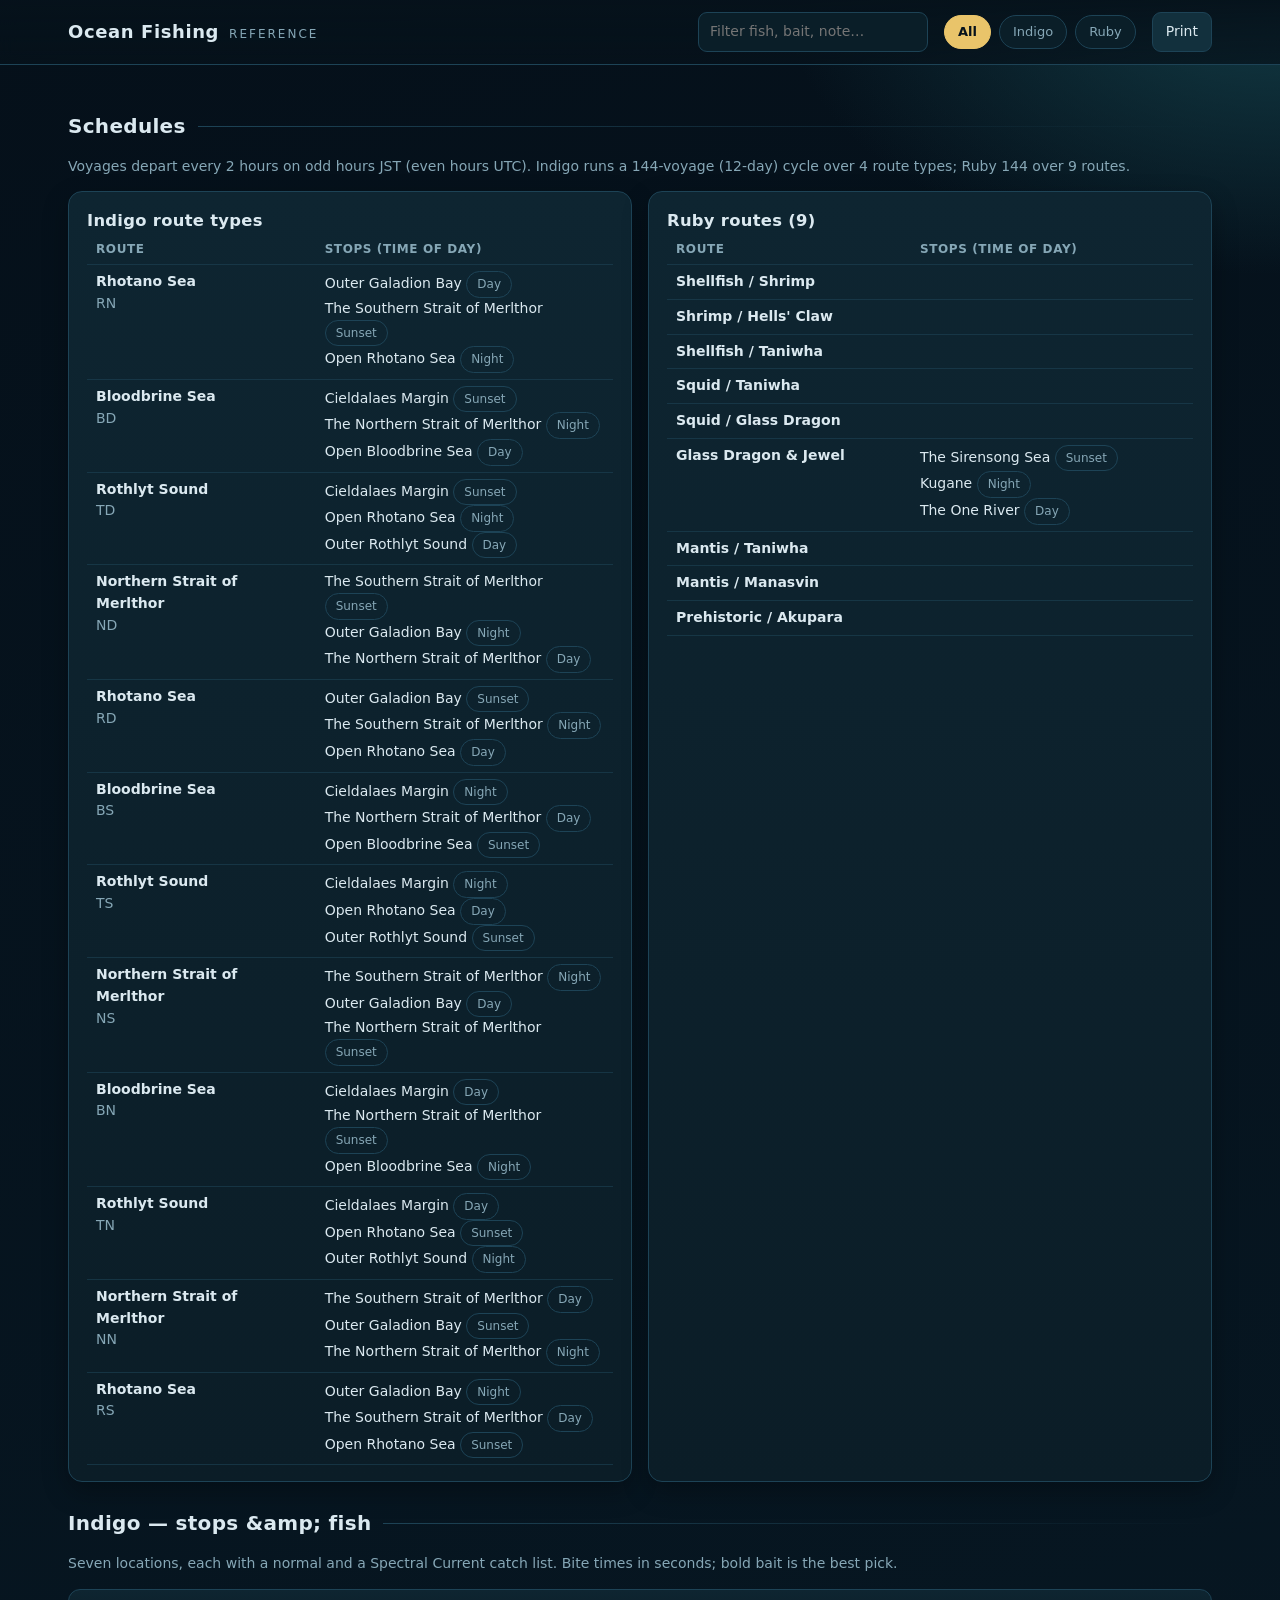
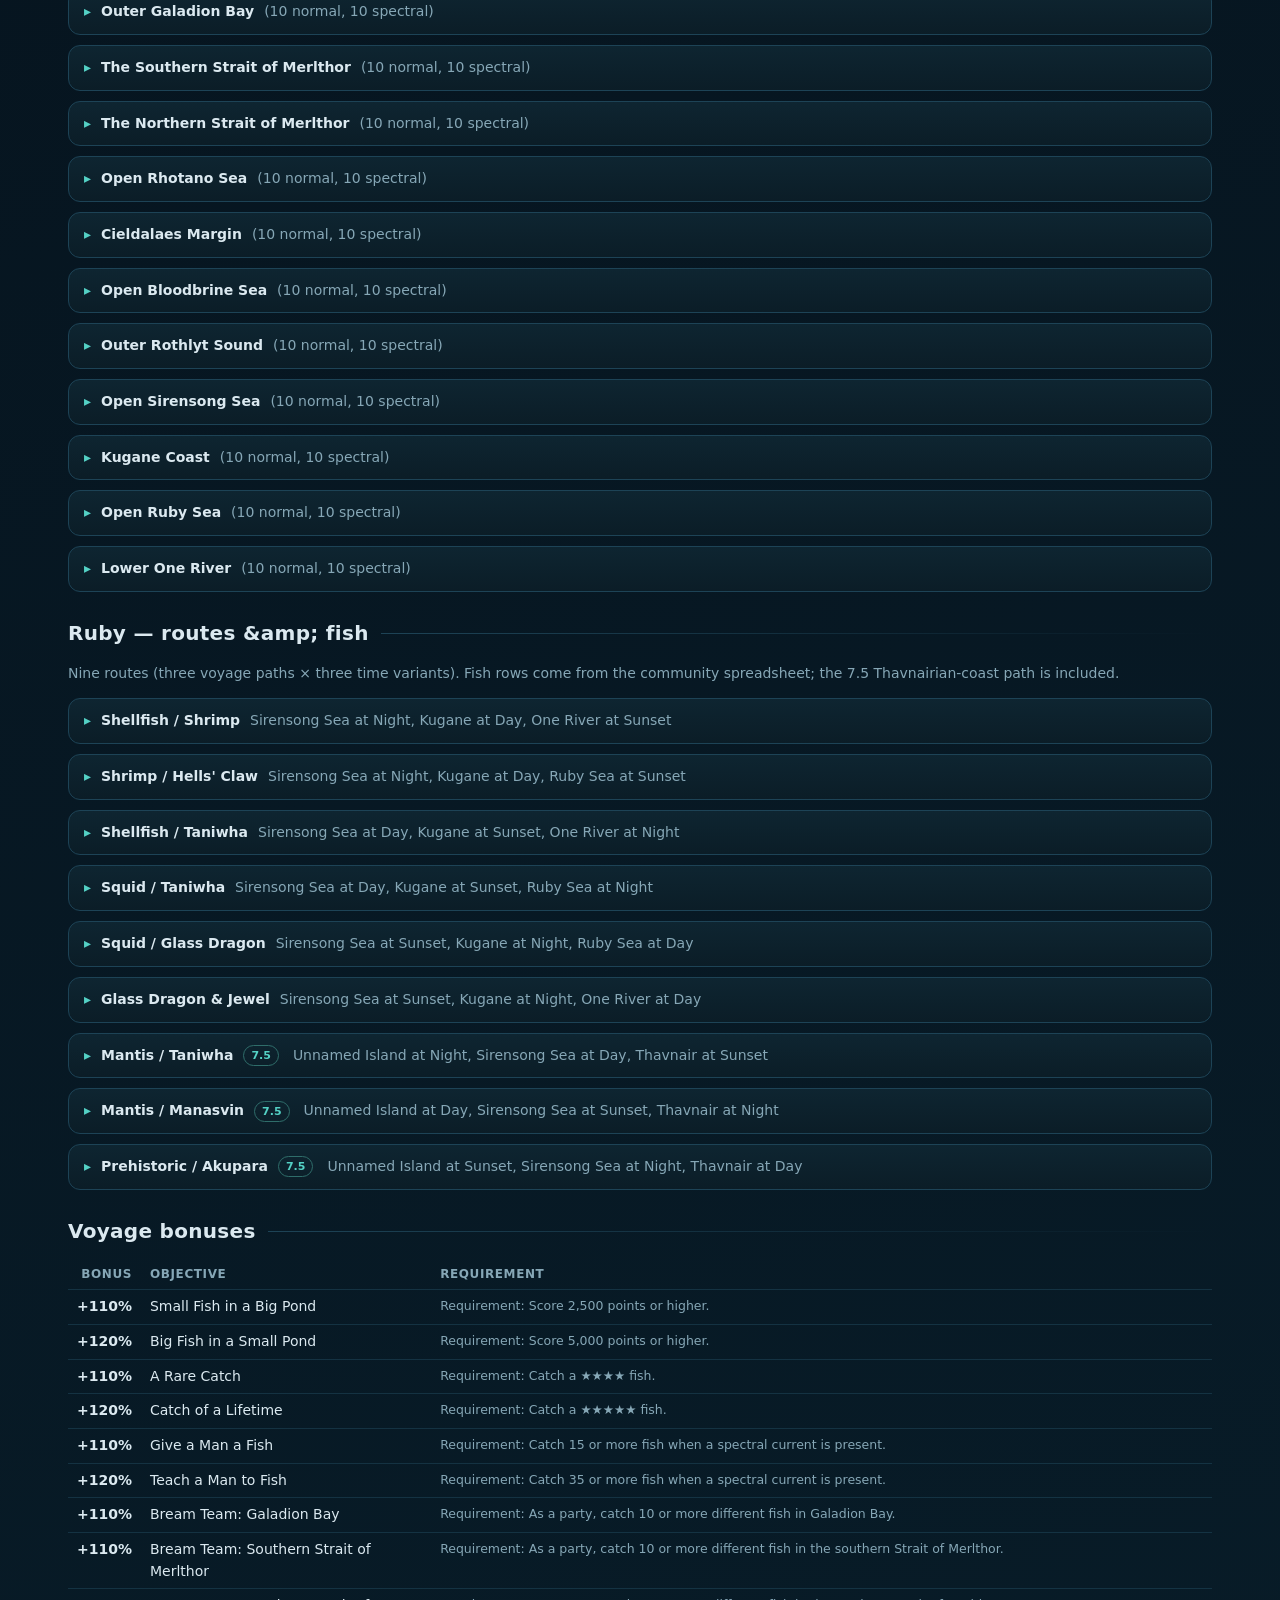
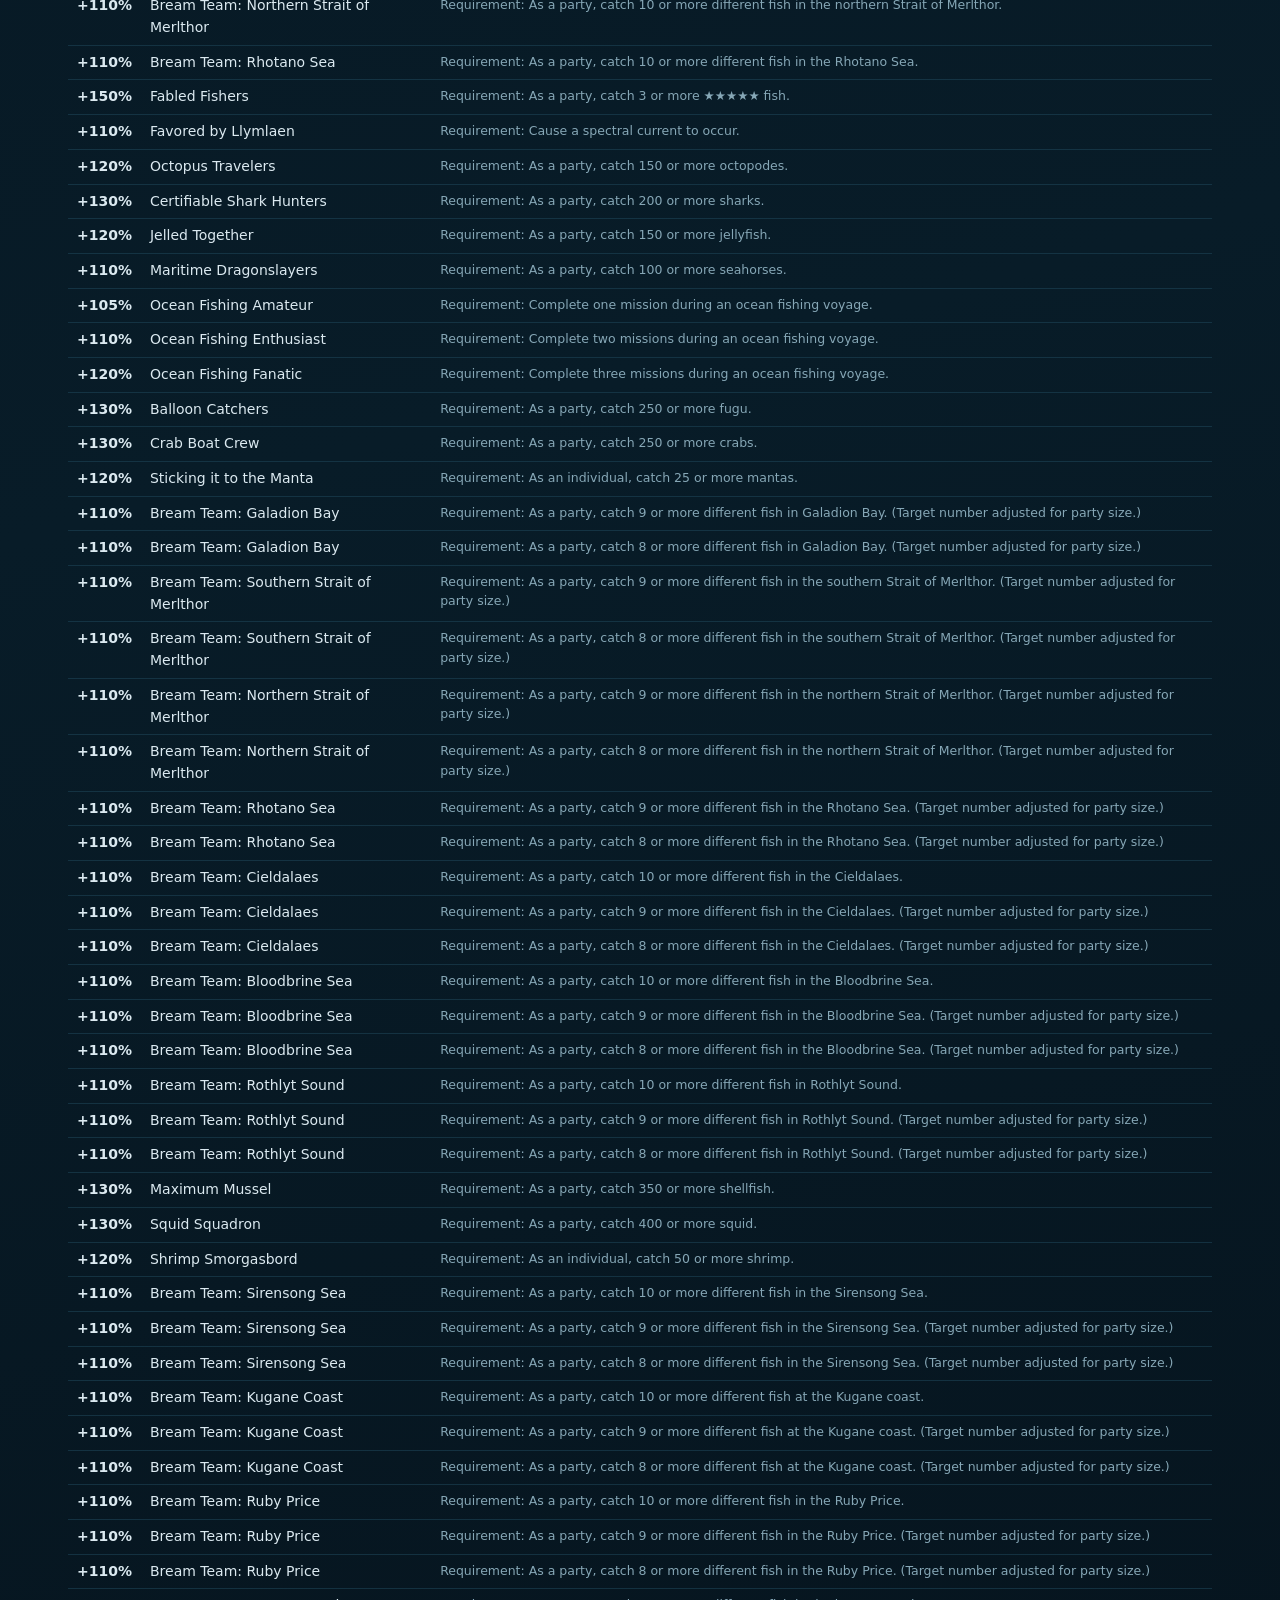
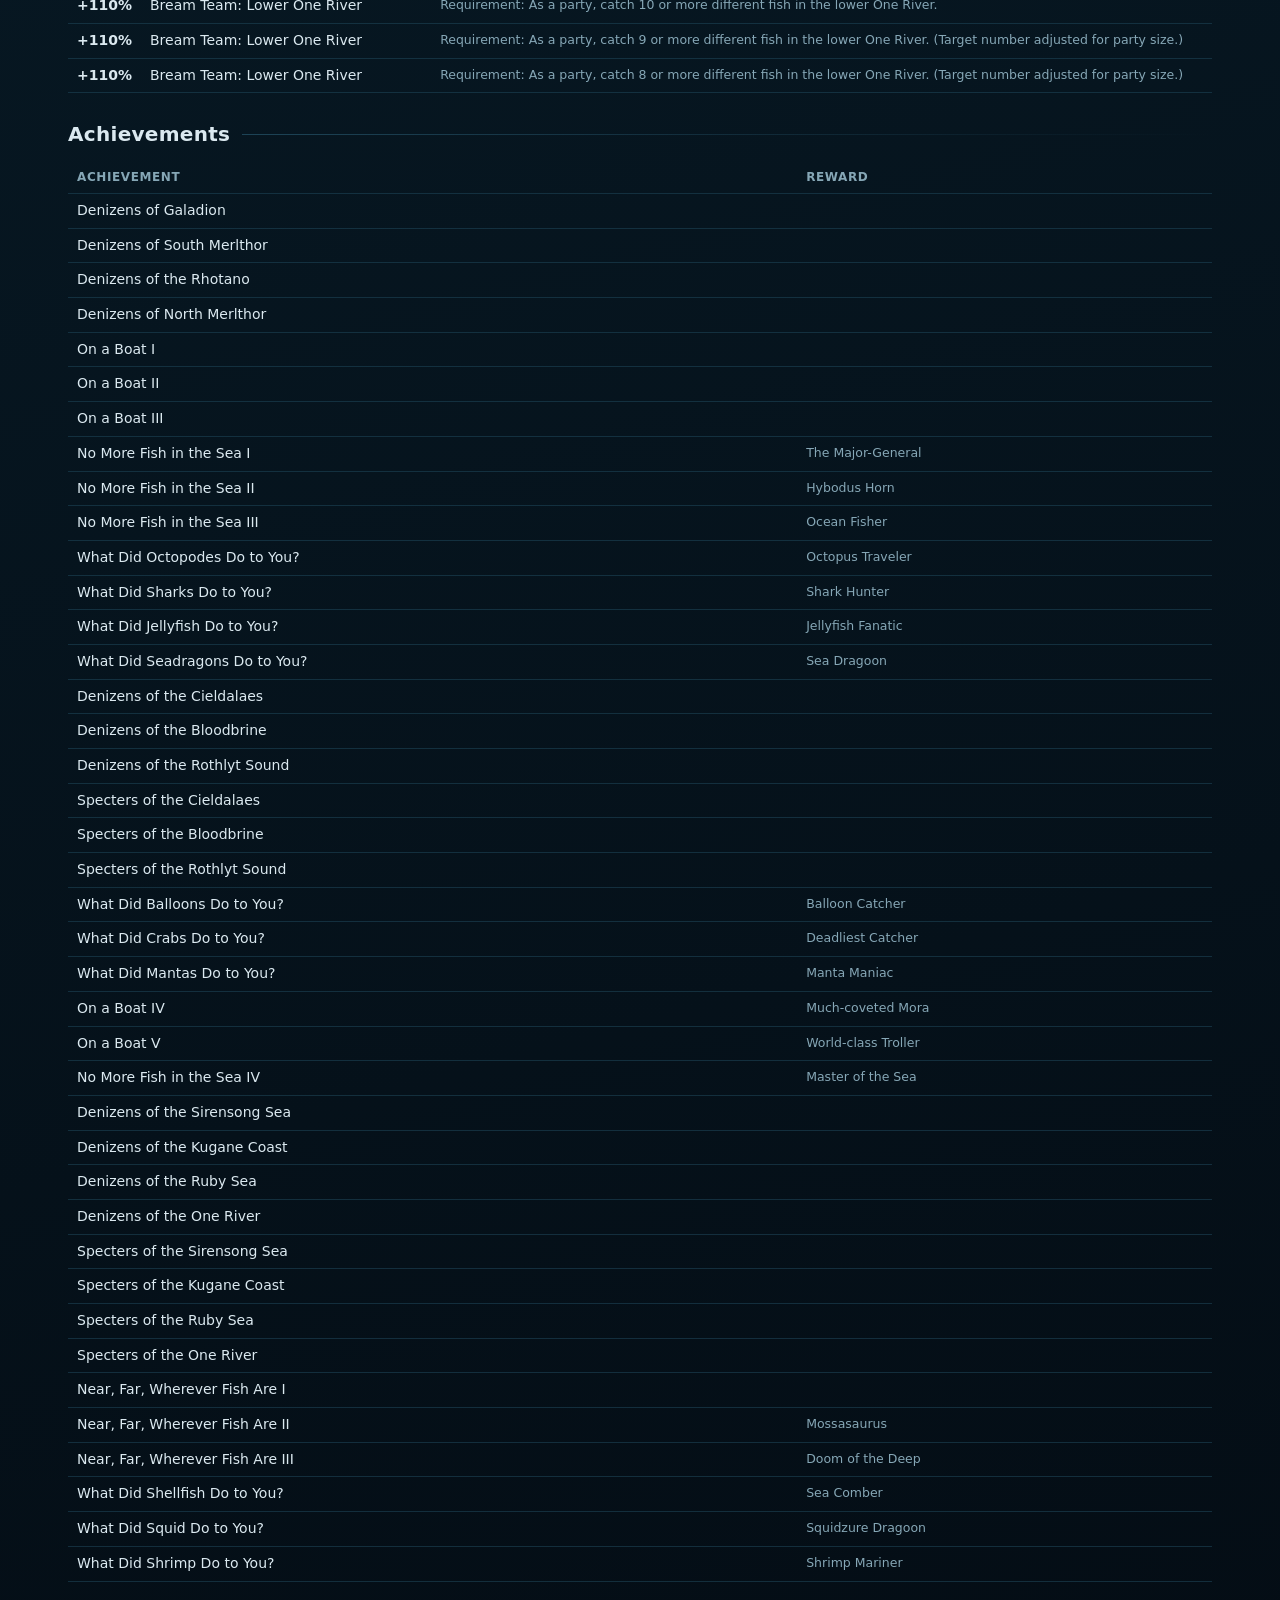
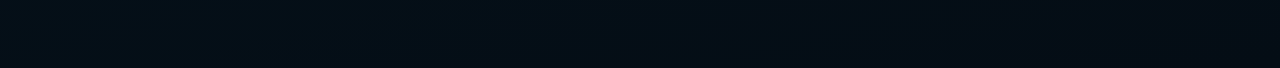
<file: ocean-fishing-reference.html>
<!doctype html>
<html lang="en"><head><meta charset="utf-8"><meta name="viewport" content="width=device-width,initial-scale=1">
<title>Ocean Fishing — Reference</title>
<style>
:root{--bg:#06121b;--panel:#0e2531;--panel2:#0b1d27;--line:#1d4356;--ink:#dbe9f0;--dim:#86a7b6;
--gold:#e9c46a;--teal:#54d1c5;--red:#e5786f;--grn:#9ecb7a;--violet:#b48ce0}
*{box-sizing:border-box}
html{scroll-behavior:smooth}
body{margin:0;color:var(--ink);font:14px/1.55 ui-sans-serif,system-ui,"Segoe UI",Roboto,Helvetica,Arial,sans-serif;
background:radial-gradient(1100px 520px at 15% -8%,#12384d 0%,transparent 60%),
radial-gradient(900px 500px at 100% 0%,#123a44 0%,transparent 55%),
linear-gradient(165deg,#05101a,#081c28 55%,#040d15)}
h1,h2,h3{margin:0;font-weight:650;letter-spacing:.3px}
a{color:var(--teal)}
.wrap{max-width:1180px;margin:0 auto;padding:0 18px 60px}
header.top{position:sticky;top:0;z-index:20;backdrop-filter:blur(9px);
background:linear-gradient(180deg,rgba(6,18,27,.96),rgba(6,18,27,.72));border-bottom:1px solid var(--line)}
header.top .bar{display:flex;gap:16px;align-items:center;flex-wrap:wrap;max-width:1180px;margin:0 auto;padding:12px 18px}
.brand{display:flex;align-items:baseline;gap:10px}
.brand b{font-size:18px;letter-spacing:.6px}
.brand span{color:var(--dim);font-size:12px;letter-spacing:2px;text-transform:uppercase}
.grow{flex:1}
input[type=search],select,input[type=number],input[type=datetime-local]{background:#0a1e28;color:var(--ink);
border:1px solid var(--line);border-radius:9px;padding:8px 11px;font:inherit;outline:none}
input[type=search]{min-width:230px}
input:focus,select:focus{border-color:var(--teal);box-shadow:0 0 0 3px rgba(84,209,197,.14)}
button{cursor:pointer;background:#12303d;color:var(--ink);border:1px solid var(--line);border-radius:9px;padding:8px 13px;font:inherit}
button:hover{border-color:var(--teal)}
button.on{background:#16414f;border-color:var(--teal);color:#eafffb}
.chips{display:flex;gap:8px;flex-wrap:wrap}
.chip{cursor:pointer;border:1px solid var(--line);border-radius:999px;padding:6px 13px;font-size:13px;color:var(--dim);background:#0a1e28}
.chip.on{color:#06121b;background:var(--gold);border-color:var(--gold);font-weight:600}
main{padding-top:20px}
section{margin:26px 0}
.sechead{display:flex;align-items:center;gap:12px;margin:0 0 12px}
.sechead h2{font-size:20px}
.sechead .rule{flex:1;height:1px;background:linear-gradient(90deg,var(--line),transparent)}
.card{background:linear-gradient(180deg,var(--panel),var(--panel2));border:1px solid var(--line);border-radius:14px;
padding:16px 18px;box-shadow:0 10px 26px rgba(0,0,0,.28)}
.grid{display:flex;flex-wrap:wrap;gap:16px}
.grid>.card{flex:1 1 320px}
table{width:100%;border-collapse:collapse;font-variant-numeric:tabular-nums}
th,td{text-align:left;padding:6px 9px;border-bottom:1px solid rgba(29,67,86,.6);vertical-align:top}
th{color:var(--dim);font-weight:600;font-size:12px;text-transform:uppercase;letter-spacing:.6px;position:sticky;top:0}
tbody tr:hover{background:rgba(84,209,197,.06)}
td.num,th.num{text-align:right}
.stars{color:var(--gold);letter-spacing:1px}
.tag{display:inline-block;font-size:11px;padding:1px 7px;border-radius:999px;border:1px solid var(--line);color:var(--dim);margin-right:4px}
.tag.spec{color:var(--violet);border-color:#5b3f7d}
.tag.intu{color:var(--gold);border-color:#7a6432}
.tag.new{color:var(--teal);border-color:#2f6d6a}
.bites{color:var(--dim);font-size:12.5px}
.bites b{color:var(--ink);font-weight:600}
.notes{color:var(--dim);font-size:12.5px}
.pill{display:inline-block;border:1px solid var(--line);border-radius:999px;padding:3px 10px;font-size:12px;color:var(--dim)}
details{border:1px solid var(--line);border-radius:12px;background:linear-gradient(180deg,var(--panel),var(--panel2));margin:10px 0;overflow:hidden}
details>summary{cursor:pointer;padding:11px 15px;list-style:none;display:flex;gap:10px;align-items:center;font-weight:600}
details>summary::-webkit-details-marker{display:none}
details>summary:before{content:"▸";color:var(--teal);transition:transform .15s}
details[open]>summary:before{transform:rotate(90deg)}
details .body{padding:2px 15px 14px}
.sub{margin:12px 0 4px;color:var(--dim);font-size:12px;text-transform:uppercase;letter-spacing:1px}
.voyage{display:flex;gap:14px;align-items:flex-start;flex-wrap:wrap}
.voyage .when{min-width:190px}
.voyage .when .t{font-size:17px;font-weight:650}
.voyage .when .u{color:var(--dim);font-size:12.5px}
.stopcard{flex:1 1 300px;border:1px solid var(--line);border-radius:12px;padding:12px 14px;background:#0a1d27}
.stopcard h4{margin:0 0 2px;font-size:15px}
.tod{font-size:11px;text-transform:uppercase;letter-spacing:1px;color:var(--dim)}
.top-fish{display:flex;justify-content:space-between;gap:10px;padding:4px 0;border-bottom:1px dashed rgba(29,67,86,.55);font-size:13px}
.top-fish .p{color:var(--gold);font-variant-numeric:tabular-nums}
.live{display:inline-flex;align-items:center;gap:7px;color:var(--teal);font-size:12.5px}
.dot{width:8px;height:8px;border-radius:50%;background:var(--teal);box-shadow:0 0 10px var(--teal);animation:p 1.8s infinite}
@keyframes p{0%,100%{opacity:1}50%{opacity:.35}}
.muted{color:var(--dim)}
.hide{display:none !important}
@media print{
 body{background:#fff;color:#111}
 header.top{position:static;background:#fff;border-color:#ccc}
 .noprint{display:none !important}
 .card,details,.stopcard{background:#fff;border-color:#ccc;box-shadow:none}
 th{color:#444} .notes,.bites{color:#444} .stars{color:#a07b12}
}
@media(max-width:760px){.wrap{padding:0 12px 40px} header.top .bar{padding:10px 12px}}
</style></head><body>
<header class="top"><div class="bar">
  <div class="brand"><b>Ocean Fishing</b><span>Reference</span></div>
  <div class="grow"></div>
  <input id="q" type="search" placeholder="Filter fish, bait, note…" autocomplete="off">
  <div class="chips" id="fam">
    <span class="chip on" data-f="all">All</span><span class="chip" data-f="indigo">Indigo</span><span class="chip" data-f="ruby">Ruby</span>
  </div>
  <button class="noprint" id="pr">Print</button>
</div></header>
<div class="wrap">
  <main id="app"></main>
</div>
<script>
var DATA = {"indigo_locations": [{"loc": "Outer Galadion Bay", "normal": [{"name": "Galadion Goby", "stars": 1, "points": 10, "tug": 1, "hookset": "Precision", "bites": {"Ragworm": [4, 8], "Krill": [4, 8], "Plump Worm": [4, 8], "Versatile Lure": [7, 11]}, "best": "Ragworm", "intuition": false, "intuitionDuration": null}, {"name": "Galadion Chovy", "stars": 1, "points": 11, "tug": 1, "hookset": "Precision", "bites": {"Ragworm": [7, 11], "Krill": [7, 11], "Plump Worm": [7, 11], "Versatile Lure": [9, 14]}, "best": "Krill", "intuition": false, "intuitionDuration": null}, {"name": "Leopard Eel", "stars": 1, "points": 14, "tug": 2, "hookset": "Powerful", "bites": {"Ragworm": [10, 16], "Krill": [10, 16], "Plump Worm": [8, 16], "Versatile Lure": [12, 20]}, "best": "Plump Worm", "intuition": false, "intuitionDuration": null}, {"name": "Jasperhead", "stars": 2, "points": 40, "tug": 2, "hookset": "Powerful", "bites": {"Ragworm": [16, 24], "Krill": [12, 19], "Plump Worm": [12, 24], "Versatile Lure": [15, 25]}, "best": "Krill", "intuition": false, "intuitionDuration": null}, {"name": "Tarnished Shark", "stars": 2, "points": 34, "tug": 3, "hookset": "Powerful", "bites": {"Ragworm": [19, 37], "Krill": [15, 37], "Plump Worm": [15, 33], "Versatile Lure": [22, 37]}, "best": "Plump Worm", "intuition": false, "intuitionDuration": null}, {"name": "Rosy Bream", "stars": 2, "points": 34, "tug": 1, "hookset": "Precision", "bites": {"Ragworm": [12, 19], "Krill": [7, 13], "Plump Worm": [12, 18], "Versatile Lure": [12, 19]}, "best": "Krill", "intuition": false, "intuitionDuration": null}, {"name": "Cyan Octopus", "stars": 3, "points": 59, "tug": 2, "hookset": "Powerful", "bites": {"Ragworm": [18, 29], "Krill": [17, 28], "Plump Worm": [18, 28], "Versatile Lure": [18, 29]}, "best": "Krill", "intuition": false, "intuitionDuration": null}, {"name": "Heavenswimmer", "stars": 3, "points": 50, "tug": 1, "hookset": "Precision", "bites": {"Ragworm": [15, 25], "Krill": [15, 25], "Plump Worm": [15, 25], "Versatile Lure": [16, 26]}, "best": "Ragworm", "intuition": false, "intuitionDuration": null}, {"name": "Spectral Megalodon", "stars": 4, "points": 100, "tug": 3, "hookset": "Powerful", "bites": {"Ragworm": [21, 37], "Krill": [19, 35], "Plump Worm": [20, 36], "Versatile Lure": [23, 37]}, "best": "Krill", "intuition": false, "intuitionDuration": null}, {"name": "Drunkfish", "stars": 4, "points": 253, "tug": 3, "hookset": "Powerful", "bites": {"Krill": [17, 28]}, "best": "Krill", "intuition": true, "intuitionDuration": 60}], "spectral": [{"name": "Merman's Mane", "stars": 4, "points": 94, "tug": 2, "hookset": "Powerful", "bites": {"Glowworm": [4, 6], "Ragworm": [2, 3], "Krill": [2, 3], "Plump Worm": [2, 3]}, "best": "Krill", "intuition": false, "intuitionDuration": null}, {"name": "Heavenskey", "stars": 4, "points": 67, "tug": 1, "hookset": "Precision", "bites": {"Glowworm": [2, 3], "Ragworm": [2, 3], "Krill": [2, 3], "Plump Worm": [2, 3]}, "best": "Glowworm", "intuition": false, "intuitionDuration": null}, {"name": "Ghost Shark", "stars": 4, "points": 78, "tug": 2, "hookset": "Powerful", "bites": {"Glowworm": [5, 7], "Ragworm": [3, 4], "Krill": [3, 4], "Plump Worm": [3, 4]}, "best": "Plump Worm", "intuition": false, "intuitionDuration": null}, {"name": "Fishmonger", "stars": 4, "points": 78, "tug": 2, "hookset": "Powerful", "bites": {"Glowworm": [5, 8], "Ragworm": [5, 8], "Krill": [5, 8], "Plump Worm": [5, 8]}, "best": "Plump Worm", "intuition": false, "intuitionDuration": null}, {"name": "Navigator's Print", "stars": 4, "points": 71, "tug": 1, "hookset": "Precision", "bites": {"Glowworm": [3, 4], "Ragworm": [3, 4], "Krill": [3, 4], "Plump Worm": [3, 4]}, "best": "Krill", "intuition": false, "intuitionDuration": null}, {"name": "Casket Oyster", "stars": 4, "points": 222, "tug": 1, "hookset": "Precision", "bites": {"Ragworm": [7, 11]}, "best": "Ragworm", "intuition": false, "intuitionDuration": null}, {"name": "Quicksilver Blade", "stars": 4, "points": 213, "tug": 2, "hookset": "Powerful", "bites": {"Plump Worm": [5, 7]}, "best": "Plump Worm", "intuition": false, "intuitionDuration": null}, {"name": "Funnel Shark", "stars": 4, "points": 213, "tug": 3, "hookset": "Powerful", "bites": {"Plump Worm": [7, 11]}, "best": "Plump Worm", "intuition": false, "intuitionDuration": null}, {"name": "Nimble Dancer", "stars": 4, "points": 444, "tug": 1, "hookset": "Precision", "bites": {"Ragworm": [12, 16]}, "best": "Ragworm", "intuition": false, "intuitionDuration": null}, {"name": "Sothis", "stars": 5, "points": 500, "tug": 3, "hookset": "Powerful", "bites": {"Glowworm": [9, null]}, "best": "Glowworm", "intuition": true, "intuitionDuration": 15}]}, {"loc": "The Southern Strait of Merlthor", "normal": [{"name": "Ghoul Barracuda", "stars": 1, "points": 10, "tug": 2, "hookset": "Powerful", "bites": {"Ragworm": [5, 9], "Krill": [5, 9], "Plump Worm": [5, 9], "Versatile Lure": [7, 11]}, "best": "Krill", "intuition": false, "intuitionDuration": null}, {"name": "La Noscean Jelly", "stars": 1, "points": 10, "tug": 1, "hookset": "Precision", "bites": {"Ragworm": [2, 5], "Krill": [2, 5], "Plump Worm": [2, 5], "Versatile Lure": [5, 8]}, "best": "Ragworm", "intuition": false, "intuitionDuration": null}, {"name": "Sunfly", "stars": 1, "points": 10, "tug": 1, "hookset": "Precision", "bites": {"Ragworm": [5, 9], "Krill": [5, 9], "Plump Worm": [5, 9], "Versatile Lure": [8, 12]}, "best": "Ragworm", "intuition": false, "intuitionDuration": null}, {"name": "Marine Bomb", "stars": 2, "points": 27, "tug": 1, "hookset": "Precision", "bites": {"Ragworm": [5, 9], "Krill": [5, 9], "Plump Worm": [9, 14], "Versatile Lure": [10, 14]}, "best": "Krill", "intuition": false, "intuitionDuration": null}, {"name": "Shaggy Seadragon", "stars": 2, "points": 35, "tug": 1, "hookset": "Precision", "bites": {"Ragworm": [9, 16], "Krill": [14, 22], "Plump Worm": [14, 22], "Versatile Lure": [14, 22]}, "best": "Ragworm", "intuition": false, "intuitionDuration": null}, {"name": "Momora Mora", "stars": 2, "points": 22, "tug": 3, "hookset": "Powerful", "bites": {"Ragworm": [13, 20], "Krill": [13, 20], "Plump Worm": [8, 16], "Versatile Lure": [14, 22]}, "best": "Plump Worm", "intuition": false, "intuitionDuration": null}, {"name": "Merlthor Butterfly", "stars": 3, "points": 51, "tug": 1, "hookset": "Precision", "bites": {"Ragworm": [17, 27], "Krill": [17, 28], "Plump Worm": [18, 28], "Versatile Lure": [18, 28]}, "best": "Ragworm", "intuition": false, "intuitionDuration": null}, {"name": "Gladius", "stars": 3, "points": 49, "tug": 2, "hookset": "Powerful", "bites": {}, "best": null, "intuition": false, "intuitionDuration": null}, {"name": "Spectral Discus", "stars": 4, "points": 100, "tug": 3, "hookset": "Precision", "bites": {"Ragworm": [21, 36], "Krill": [21, 36], "Plump Worm": [21, 36], "Versatile Lure": [23, 37]}, "best": "Krill", "intuition": false, "intuitionDuration": null}, {"name": "Little Leviathan", "stars": 4, "points": 204, "tug": 3, "hookset": "Powerful", "bites": {"Plump Worm": [18, 28]}, "best": "Plump Worm", "intuition": true, "intuitionDuration": 60}], "spectral": [{"name": "Sea Nettle", "stars": 4, "points": 156, "tug": 1, "hookset": "Precision", "bites": {"Ragworm": [6.5, 8]}, "best": "Ragworm", "intuition": false, "intuitionDuration": null}, {"name": "Great Grandmarlin", "stars": 4, "points": 127, "tug": 2, "hookset": "Powerful", "bites": {}, "best": null, "intuition": false, "intuitionDuration": null}, {"name": "Shipwreck's Sail", "stars": 4, "points": 59, "tug": 2, "hookset": "Powerful", "bites": {"Shrimp Cage Feeder": [2, 3], "Ragworm": [2, 3], "Krill": [2, 3], "Plump Worm": [2, 3]}, "best": "Plump Worm", "intuition": false, "intuitionDuration": null}, {"name": "Charlatan Survivor", "stars": 4, "points": 69, "tug": 1, "hookset": "Precision", "bites": {"Shrimp Cage Feeder": [3, 4], "Ragworm": [3, 4], "Krill": [3, 4], "Plump Worm": [3, 4]}, "best": "Krill", "intuition": false, "intuitionDuration": null}, {"name": "Hi-aetherlouse", "stars": 4, "points": 65, "tug": 1, "hookset": "Precision", "bites": {"Shrimp Cage Feeder": [3, 4], "Ragworm": [3, 4], "Krill": [3, 4], "Plump Worm": [3, 4]}, "best": "Ragworm", "intuition": false, "intuitionDuration": null}, {"name": "Azeyma's Sleeve", "stars": 4, "points": 69, "tug": 1, "hookset": "Precision", "bites": {"Shrimp Cage Feeder": [3, 6], "Ragworm": [4, 6], "Krill": [4, 6], "Plump Worm": [4, 6]}, "best": "Krill", "intuition": false, "intuitionDuration": null}, {"name": "Aetheric Seadragon", "stars": 4, "points": 245, "tug": 2, "hookset": "Powerful", "bites": {}, "best": null, "intuition": false, "intuitionDuration": null}, {"name": "Mythril Sovereign", "stars": 4, "points": 196, "tug": 2, "hookset": "Powerful", "bites": {"Krill": [5, 6]}, "best": "Krill", "intuition": false, "intuitionDuration": null}, {"name": "Roguesaurus", "stars": 4, "points": 345, "tug": 3, "hookset": "Powerful", "bites": {}, "best": null, "intuition": false, "intuitionDuration": null}, {"name": "Coral Manta", "stars": 5, "points": 500, "tug": 3, "hookset": "Powerful", "bites": {"Shrimp Cage Feeder": [9, null]}, "best": "Shrimp Cage Feeder", "intuition": true, "intuitionDuration": 15}]}, {"loc": "The Northern Strait of Merlthor", "normal": [{"name": "Floefish", "stars": 1, "points": 13, "tug": 1, "hookset": "Precision", "bites": {"Ragworm": [4, 8], "Krill": [4, 8], "Plump Worm": [4, 8], "Versatile Lure": [7, 11]}, "best": "Ragworm", "intuition": false, "intuitionDuration": null}, {"name": "Megasquid", "stars": 1, "points": 11, "tug": 2, "hookset": "Powerful", "bites": {"Ragworm": [6, 10], "Krill": [6, 10], "Plump Worm": [6, 10], "Versatile Lure": [8, 14]}, "best": "Plump Worm", "intuition": false, "intuitionDuration": null}, {"name": "Oschon's Stone", "stars": 1, "points": 11, "tug": 2, "hookset": "Powerful", "bites": {"Ragworm": [12, 22], "Krill": [12, 22], "Plump Worm": [10, 22], "Versatile Lure": [15, 26]}, "best": "Plump Worm", "intuition": false, "intuitionDuration": null}, {"name": "Tossed Dagger", "stars": 2, "points": 27, "tug": 1, "hookset": "Precision", "bites": {"Ragworm": [7, 13], "Krill": [11, 18], "Plump Worm": [11, 18], "Versatile Lure": [11, 16]}, "best": "Ragworm", "intuition": false, "intuitionDuration": null}, {"name": "Tripod Fish", "stars": 2, "points": 43, "tug": 1, "hookset": "Precision", "bites": {"Ragworm": [15, 24], "Krill": [10, 19], "Plump Worm": [15, 24], "Versatile Lure": [15, 24]}, "best": "Krill", "intuition": false, "intuitionDuration": null}, {"name": "Net Crawler", "stars": 2, "points": 36, "tug": 2, "hookset": "Powerful", "bites": {"Ragworm": [13, 21], "Krill": [10, 16], "Plump Worm": [13, 21], "Versatile Lure": [13, 22]}, "best": "Krill", "intuition": false, "intuitionDuration": null}, {"name": "Merlthor Lobster", "stars": 3, "points": 45, "tug": 1, "hookset": "Precision", "bites": {"Ragworm": [17, 28], "Krill": [16, 27], "Plump Worm": [17, 28], "Versatile Lure": [18, 28]}, "best": "Krill", "intuition": false, "intuitionDuration": null}, {"name": "Elder Dinichthys", "stars": 3, "points": 52, "tug": 2, "hookset": "Powerful", "bites": {}, "best": null, "intuition": false, "intuitionDuration": null}, {"name": "Spectral Sea Bo", "stars": 4, "points": 100, "tug": 3, "hookset": "Precision", "bites": {"Ragworm": [21, 36], "Krill": [21, 36], "Plump Worm": [21, 36], "Versatile Lure": [25, 39]}, "best": "Ragworm", "intuition": false, "intuitionDuration": null}, {"name": "Shooting Star", "stars": 4, "points": 226, "tug": 3, "hookset": "Precision", "bites": {"Ragworm": [20, 28]}, "best": "Ragworm", "intuition": true, "intuitionDuration": 60}], "spectral": [{"name": "Hammerclaw", "stars": 4, "points": 69, "tug": 1, "hookset": "Precision", "bites": {"Heavy Steel Jig": [3, 5], "Ragworm": [2, 3], "Krill": [2, 3], "Plump Worm": [2, 3]}, "best": "Krill", "intuition": false, "intuitionDuration": null}, {"name": "Coccosteus", "stars": 4, "points": 79, "tug": 2, "hookset": "Powerful", "bites": {"Heavy Steel Jig": [2, 3], "Ragworm": [2, 3], "Krill": [2, 3], "Plump Worm": [2, 3]}, "best": "Plump Worm", "intuition": false, "intuitionDuration": null}, {"name": "Bartholomew the Chopper", "stars": 4, "points": 221, "tug": 1, "hookset": "Precision", "bites": {"Ragworm": [5, 6]}, "best": "Ragworm", "intuition": false, "intuitionDuration": null}, {"name": "Prowler", "stars": 4, "points": 79, "tug": 1, "hookset": "Precision", "bites": {"Heavy Steel Jig": [3, 4], "Ragworm": [3, 4], "Krill": [3, 4], "Plump Worm": [3, 4]}, "best": "Ragworm", "intuition": false, "intuitionDuration": null}, {"name": "Mopbeard", "stars": 4, "points": 198, "tug": 2, "hookset": "Powerful", "bites": {"Krill": [5, 8]}, "best": "Krill", "intuition": false, "intuitionDuration": null}, {"name": "Wild Urchin", "stars": 4, "points": 79, "tug": 1, "hookset": "Precision", "bites": {"Heavy Steel Jig": [6, 9], "Ragworm": [5, 7], "Krill": [5, 7], "Plump Worm": [5, 7]}, "best": "Ragworm", "intuition": false, "intuitionDuration": null}, {"name": "Gugrusaurus", "stars": 4, "points": 79, "tug": 3, "hookset": "Powerful", "bites": {"Heavy Steel Jig": [5, 7], "Ragworm": [5, 8], "Krill": [5, 8], "Plump Worm": [5, 8]}, "best": "Plump Worm", "intuition": false, "intuitionDuration": null}, {"name": "Coral Seadragon", "stars": 4, "points": 189, "tug": 1, "hookset": "Precision", "bites": {"Ragworm": [7, 11]}, "best": "Ragworm", "intuition": false, "intuitionDuration": null}, {"name": "The Fallen One", "stars": 4, "points": 374, "tug": 2, "hookset": "Powerful", "bites": {"Krill": [7, null]}, "best": "Krill", "intuition": false, "intuitionDuration": null}, {"name": "Elasmosaurus", "stars": 5, "points": 500, "tug": 3, "hookset": "Powerful", "bites": {"Heavy Steel Jig": [9, null]}, "best": "Heavy Steel Jig", "intuition": true, "intuitionDuration": 15}]}, {"loc": "Open Rhotano Sea", "normal": [{"name": "Rhotano Wahoo", "stars": 1, "points": 13, "tug": 2, "hookset": "Powerful", "bites": {"Ragworm": [6, 10], "Krill": [6, 10], "Plump Worm": [6, 10], "Versatile Lure": [9, 14]}, "best": "Krill", "intuition": false, "intuitionDuration": null}, {"name": "Rhotano Sardine", "stars": 1, "points": 10, "tug": 1, "hookset": "Precision", "bites": {"Ragworm": [6, 10], "Krill": [6, 10], "Plump Worm": [6, 10], "Versatile Lure": [9, 14]}, "best": "Ragworm", "intuition": false, "intuitionDuration": null}, {"name": "Deep Plaice", "stars": 1, "points": 15, "tug": 2, "hookset": "Powerful", "bites": {"Ragworm": [8, 12], "Krill": [8, 12], "Plump Worm": [8, 12], "Versatile Lure": [9, 15]}, "best": "Krill", "intuition": false, "intuitionDuration": null}, {"name": "Crimson Monkfish", "stars": 2, "points": 32, "tug": 2, "hookset": "Powerful", "bites": {"Ragworm": [12, 18], "Krill": [9, 18], "Plump Worm": [9, 15], "Versatile Lure": [12, 19]}, "best": "Plump Worm", "intuition": false, "intuitionDuration": null}, {"name": "Chrome Hammerhead", "stars": 2, "points": 32, "tug": 3, "hookset": "Powerful", "bites": {"Ragworm": [19, 33], "Krill": [19, 33], "Plump Worm": [15, 29], "Versatile Lure": [20, 34]}, "best": "Plump Worm", "intuition": false, "intuitionDuration": null}, {"name": "Ogre Eel", "stars": 2, "points": 38, "tug": 2, "hookset": "Powerful", "bites": {"Ragworm": [12, 20], "Krill": [12, 20], "Plump Worm": [9, 15], "Versatile Lure": [13, 20]}, "best": "Plump Worm", "intuition": false, "intuitionDuration": null}, {"name": "Dark Nautilus", "stars": 3, "points": 46, "tug": 1, "hookset": "Precision", "bites": {"Ragworm": [17, 27], "Krill": [15, 26], "Plump Worm": [17, 27], "Versatile Lure": [17, 27]}, "best": "Krill", "intuition": false, "intuitionDuration": null}, {"name": "Lampfish", "stars": 3, "points": 47, "tug": 1, "hookset": "Precision", "bites": {"Ragworm": [12, 16], "Krill": [12, 16], "Plump Worm": [12, 16], "Versatile Lure": [13, 17]}, "best": "Ragworm", "intuition": false, "intuitionDuration": null}, {"name": "Spectral Bass", "stars": 4, "points": 100, "tug": 3, "hookset": "Powerful", "bites": {"Ragworm": [21, 36], "Krill": [21, 36], "Plump Worm": [20, 36], "Versatile Lure": [23, 37]}, "best": "Plump Worm", "intuition": false, "intuitionDuration": null}, {"name": "Sabaton", "stars": 4, "points": 204, "tug": 3, "hookset": "Powerful", "bites": {"Krill": [14, 19]}, "best": "Krill", "intuition": true, "intuitionDuration": 60}], "spectral": [{"name": "Aronnax", "stars": 4, "points": 95, "tug": 1, "hookset": "Precision", "bites": {"Rat Tail": [2, 3], "Ragworm": [2, 3], "Krill": [2, 3], "Plump Worm": [2, 3]}, "best": "Krill", "intuition": false, "intuitionDuration": null}, {"name": "Sweeper", "stars": 4, "points": 216, "tug": 2, "hookset": "Powerful", "bites": {"Plump Worm": [5, 7]}, "best": "Plump Worm", "intuition": false, "intuitionDuration": null}, {"name": "Silencer", "stars": 4, "points": 89, "tug": 1, "hookset": "Precision", "bites": {"Rat Tail": [5, 7], "Ragworm": [3, 4], "Krill": [3, 4], "Plump Worm": [3, 4]}, "best": "Ragworm", "intuition": false, "intuitionDuration": null}, {"name": "Deep-sea Eel", "stars": 4, "points": 81, "tug": 2, "hookset": "Powerful", "bites": {"Rat Tail": [5, 8], "Ragworm": [7, 9], "Krill": [7, 9], "Plump Worm": [7, 9]}, "best": "Rat Tail", "intuition": false, "intuitionDuration": null}, {"name": "Executioner", "stars": 4, "points": 216, "tug": 3, "hookset": "Powerful", "bites": {"Plump Worm": [6, 9]}, "best": "Plump Worm", "intuition": false, "intuitionDuration": null}, {"name": "Floating Saucer", "stars": 4, "points": 222, "tug": 1, "hookset": "Precision", "bites": {"Krill": [7, 11]}, "best": "Krill", "intuition": false, "intuitionDuration": null}, {"name": "True Barramundi", "stars": 4, "points": 95, "tug": 2, "hookset": "Powerful", "bites": {"Rat Tail": [4, 6], "Ragworm": [4, 6], "Krill": [4, 6], "Plump Worm": [4, 6]}, "best": "Krill", "intuition": false, "intuitionDuration": null}, {"name": "Prodigal Son", "stars": 4, "points": 95, "tug": 2, "hookset": "Powerful", "bites": {"Rat Tail": [5, 8], "Ragworm": [4, 6], "Krill": [4, 6], "Plump Worm": [4, 6]}, "best": "Krill", "intuition": false, "intuitionDuration": null}, {"name": "Slipsnail", "stars": 4, "points": 246, "tug": 1, "hookset": "Precision", "bites": {"Ragworm": [5, null]}, "best": "Ragworm", "intuition": false, "intuitionDuration": null}, {"name": "Stonescale", "stars": 5, "points": 500, "tug": 3, "hookset": "Powerful", "bites": {"Rat Tail": [9, null]}, "best": "Rat Tail", "intuition": true, "intuitionDuration": 15}]}, {"loc": "Cieldalaes Margin", "normal": [{"name": "Tortoiseshell Crab", "stars": 1, "points": 10, "tug": 2, "hookset": "Powerful", "bites": {"Ragworm": [6, 12], "Krill": [6, 12], "Plump Worm": [6, 12], "Versatile Lure": [8, 15]}, "best": "Krill", "intuition": false, "intuitionDuration": null}, {"name": "Lady's Cameo", "stars": 1, "points": 15, "tug": 1, "hookset": "Precision", "bites": {"Ragworm": [12, 22], "Krill": [12, 22], "Plump Worm": [12, 22], "Versatile Lure": [14, 26]}, "best": "Ragworm", "intuition": false, "intuitionDuration": null}, {"name": "Metallic Boxfish", "stars": 1, "points": 9, "tug": 1, "hookset": "Precision", "bites": {"Ragworm": [5, 11], "Krill": [5, 11], "Plump Worm": [5, 11], "Versatile Lure": [9, 14]}, "best": "Ragworm", "intuition": false, "intuitionDuration": null}, {"name": "Goobbue Ray", "stars": 2, "points": 33, "tug": 2, "hookset": "Powerful", "bites": {"Ragworm": [18, 27], "Krill": [18, 27], "Plump Worm": [13, 22], "Versatile Lure": [18, 27]}, "best": "Plump Worm", "intuition": false, "intuitionDuration": null}, {"name": "Watermoura", "stars": 2, "points": 41, "tug": 1, "hookset": "Precision", "bites": {"Ragworm": [14, 22], "Krill": [10, 18], "Plump Worm": [14, 22], "Versatile Lure": [14, 22]}, "best": "Krill", "intuition": false, "intuitionDuration": null}, {"name": "King Cobrafish", "stars": 2, "points": 39, "tug": 3, "hookset": "Powerful", "bites": {"Ragworm": [6, 12], "Krill": [6, 12], "Plump Worm": [6, 12], "Versatile Lure": [9, 13]}, "best": "Plump Worm", "intuition": false, "intuitionDuration": null}, {"name": "Mamahi-mahi", "stars": 3, "points": 58, "tug": 3, "hookset": "Powerful", "bites": {"Ragworm": [20, 30], "Krill": [20, 30], "Plump Worm": [17, 28], "Versatile Lure": [20, 30]}, "best": "Plump Worm", "intuition": false, "intuitionDuration": null}, {"name": "Lavandin Remora", "stars": 3, "points": 52, "tug": 1, "hookset": "Precision", "bites": {"Ragworm": [17, 26], "Krill": [15, 24], "Plump Worm": [16, 26], "Versatile Lure": [16, 25]}, "best": "Krill", "intuition": false, "intuitionDuration": null}, {"name": "Spectral Butterfly", "stars": 4, "points": 100, "tug": 3, "hookset": "Precision", "bites": {"Ragworm": [13, 18], "Krill": [13, 18], "Plump Worm": [13, 18], "Versatile Lure": [13, 20]}, "best": "Ragworm", "intuition": false, "intuitionDuration": null}, {"name": "Cieldalaes Geode", "stars": 4, "points": 246, "tug": 3, "hookset": "Powerful", "bites": {"Krill": [13, 26]}, "best": "Krill", "intuition": true, "intuitionDuration": 60}], "spectral": [{"name": "Titanshell Crab", "stars": 4, "points": 84, "tug": 2, "hookset": "Powerful", "bites": {"Squid Strip": [4, 6], "Ragworm": [2, 3], "Krill": [2, 3], "Plump Worm": [2, 3]}, "best": "Krill", "intuition": false, "intuitionDuration": null}, {"name": "Mythril Boxfish", "stars": 4, "points": 64, "tug": 1, "hookset": "Precision", "bites": {"Squid Strip": [4, 6], "Ragworm": [2, 3], "Krill": [2, 3], "Plump Worm": [2, 3]}, "best": "Ragworm", "intuition": false, "intuitionDuration": null}, {"name": "Mistbeard's Cup", "stars": 4, "points": 84, "tug": 2, "hookset": "Powerful", "bites": {"Squid Strip": [3, 4], "Ragworm": [3, 4], "Krill": [3, 4], "Plump Worm": [3, 4]}, "best": "Squid Strip", "intuition": false, "intuitionDuration": null}, {"name": "Anomalocaris Saron", "stars": 4, "points": 84, "tug": 1, "hookset": "Precision", "bites": {"Squid Strip": [3, 5], "Ragworm": [4, 6], "Krill": [4, 6], "Plump Worm": [4, 6]}, "best": "Squid Strip", "intuition": false, "intuitionDuration": null}, {"name": "Flaming Eel", "stars": 4, "points": 198, "tug": 2, "hookset": "Powerful", "bites": {"Squid Strip": [6, 9], "Krill": [6, 9]}, "best": "Krill", "intuition": false, "intuitionDuration": null}, {"name": "Jetborne Manta", "stars": 4, "points": 75, "tug": 3, "hookset": "Powerful", "bites": {"Squid Strip": [4, 6], "Ragworm": [2, 3], "Krill": [2, 3], "Plump Worm": [2, 3]}, "best": "Plump Worm", "intuition": false, "intuitionDuration": null}, {"name": "Devil's Sting", "stars": 4, "points": 201, "tug": 2, "hookset": "Powerful", "bites": {"Squid Strip": [7, null], "Krill": [7, null]}, "best": "Krill", "intuition": false, "intuitionDuration": null}, {"name": "Callichthyid", "stars": 4, "points": 178, "tug": 3, "hookset": "Powerful", "bites": {"Plump Worm": [6, 8]}, "best": "Plump Worm", "intuition": false, "intuitionDuration": null}, {"name": "Meandering Mora", "stars": 4, "points": 283, "tug": 2, "hookset": "Powerful", "bites": {"Plump Worm": [7, null]}, "best": "Plump Worm", "intuition": false, "intuitionDuration": null}, {"name": "Hafgufa", "stars": 5, "points": 500, "tug": 3, "hookset": "Powerful", "bites": {"Squid Strip": [9, null]}, "best": "Squid Strip", "intuition": true, "intuitionDuration": 15}]}, {"loc": "Open Bloodbrine Sea", "normal": [{"name": "Thaliak Crab", "stars": 1, "points": 9, "tug": 1, "hookset": "Precision", "bites": {"Ragworm": [3, 7], "Krill": [3, 7], "Plump Worm": [3, 7], "Versatile Lure": [7, 11]}, "best": "Ragworm", "intuition": false, "intuitionDuration": null}, {"name": "Star of the Destroyer", "stars": 1, "points": 14, "tug": 1, "hookset": "Precision", "bites": {"Ragworm": [7, 12], "Krill": [8, 14], "Plump Worm": [8, 14], "Versatile Lure": [10, 17]}, "best": "Ragworm", "intuition": false, "intuitionDuration": null}, {"name": "True Scad", "stars": 1, "points": 8, "tug": 2, "hookset": "Powerful", "bites": {"Ragworm": [6, 11], "Krill": [6, 11], "Plump Worm": [7, 12], "Versatile Lure": [9, 14]}, "best": "Krill", "intuition": false, "intuitionDuration": null}, {"name": "Blooded Wrasse", "stars": 2, "points": 35, "tug": 2, "hookset": "Powerful", "bites": {"Ragworm": [11, 17], "Krill": [11, 17], "Plump Worm": [7, 12], "Versatile Lure": [13, 18]}, "best": "Plump Worm", "intuition": false, "intuitionDuration": null}, {"name": "Bloodpolish Crab", "stars": 2, "points": 28, "tug": 1, "hookset": "Precision", "bites": {"Ragworm": [16, 26], "Krill": [16, 31], "Plump Worm": [16, 31], "Versatile Lure": [19, 32]}, "best": "Ragworm", "intuition": false, "intuitionDuration": null}, {"name": "Blue Stitcher", "stars": 2, "points": 30, "tug": 1, "hookset": "Precision", "bites": {"Ragworm": [8, 11], "Krill": [3, 7], "Plump Worm": [8, 11], "Versatile Lure": [8, 11]}, "best": "Krill", "intuition": false, "intuitionDuration": null}, {"name": "Bloodfresh Tuna", "stars": 3, "points": 43, "tug": 2, "hookset": "Powerful", "bites": {"Ragworm": [13, 21], "Krill": [13, 17], "Plump Worm": [12, 20], "Versatile Lure": [15, 21]}, "best": "Plump Worm", "intuition": false, "intuitionDuration": null}, {"name": "Sunken Mask", "stars": 3, "points": 49, "tug": 3, "hookset": "Powerful", "bites": {"Ragworm": [12, 22], "Krill": [14, 23], "Plump Worm": [14, 22], "Versatile Lure": [15, 22]}, "best": "Ragworm", "intuition": false, "intuitionDuration": null}, {"name": "Spectral Eel", "stars": 4, "points": 100, "tug": 3, "hookset": "Powerful", "bites": {"Ragworm": [14, 21], "Krill": [14, 21], "Plump Worm": [14, 21], "Versatile Lure": [15, 22]}, "best": "Krill", "intuition": false, "intuitionDuration": null}, {"name": "Bareface", "stars": 4, "points": 326, "tug": 3, "hookset": "Powerful", "bites": {"Krill": [8, 14]}, "best": "Krill", "intuition": true, "intuitionDuration": 60}], "spectral": [{"name": "Oracular Crab", "stars": 4, "points": 102, "tug": 1, "hookset": "Precision", "bites": {"Ragworm": [2, 3], "Krill": [2, 3], "Plump Worm": [2, 3]}, "best": "Ragworm", "intuition": false, "intuitionDuration": null}, {"name": "Dravanian Bream", "stars": 4, "points": 77, "tug": 1, "hookset": "Precision", "bites": {"Ragworm": [3, 4], "Krill": [3, 4], "Plump Worm": [3, 4]}, "best": "Krill", "intuition": false, "intuitionDuration": null}, {"name": "Skaldminni", "stars": 4, "points": 102, "tug": 2, "hookset": "Powerful", "bites": {"Krill": [5, 8]}, "best": "Krill", "intuition": false, "intuitionDuration": null}, {"name": "Serrated Clam", "stars": 4, "points": 74, "tug": 1, "hookset": "Precision", "bites": {"Pill Bug": [3, 4], "Ragworm": [3, 4], "Krill": [3, 4], "Plump Worm": [3, 4]}, "best": "Ragworm", "intuition": false, "intuitionDuration": null}, {"name": "Beatific Vision", "stars": 4, "points": 77, "tug": 2, "hookset": "Powerful", "bites": {"Pill Bug": [2, 3], "Ragworm": [2, 3], "Krill": [2, 3], "Plump Worm": [2, 3]}, "best": "Pill Bug", "intuition": false, "intuitionDuration": null}, {"name": "Exterminator", "stars": 4, "points": 255, "tug": 1, "hookset": "Precision", "bites": {"Ragworm": [5, 8]}, "best": "Ragworm", "intuition": false, "intuitionDuration": null}, {"name": "Gory Tuna", "stars": 4, "points": 92, "tug": 2, "hookset": "Powerful", "bites": {"Pill Bug": [3, 4], "Ragworm": [3, 4], "Krill": [3, 4], "Plump Worm": [3, 4]}, "best": "Plump Worm", "intuition": false, "intuitionDuration": null}, {"name": "Ticinepomis", "stars": 4, "points": 92, "tug": 3, "hookset": "Powerful", "bites": {"Pill Bug": [3, 4], "Ragworm": [3, 4], "Krill": [3, 4], "Plump Worm": [3, 4]}, "best": "Plump Worm", "intuition": false, "intuitionDuration": null}, {"name": "Quartz Hammerhead", "stars": 4, "points": 460, "tug": 3, "hookset": "Powerful", "bites": {"Plump Worm": [7, 10]}, "best": "Plump Worm", "intuition": false, "intuitionDuration": null}, {"name": "Seafaring Toad", "stars": 5, "points": 500, "tug": 3, "hookset": "Precision", "bites": {"Pill Bug": [9, null]}, "best": "Pill Bug", "intuition": true, "intuitionDuration": 15}]}, {"loc": "Outer Rothlyt Sound", "normal": [{"name": "Crow Puffer", "stars": 1, "points": 10, "tug": 1, "hookset": "Precision", "bites": {"Ragworm": [3, 6], "Krill": [3, 6], "Plump Worm": [3, 6], "Versatile Lure": [5, 9]}, "best": "Ragworm", "intuition": false, "intuitionDuration": null}, {"name": "Rothlyt Kelp", "stars": 1, "points": 10, "tug": 1, "hookset": "Precision", "bites": {"Ragworm": [7, 11], "Krill": [7, 11], "Plump Worm": [7, 11], "Versatile Lure": [8, 14]}, "best": "Ragworm", "intuition": false, "intuitionDuration": null}, {"name": "Living Lantern", "stars": 1, "points": 13, "tug": 2, "hookset": "Powerful", "bites": {"Ragworm": [7, 11], "Krill": [7, 11], "Plump Worm": [7, 11], "Versatile Lure": [9, 13]}, "best": "Krill", "intuition": false, "intuitionDuration": null}, {"name": "Honeycomb Fish", "stars": 2, "points": 29, "tug": 1, "hookset": "Precision", "bites": {"Ragworm": [14, 23], "Krill": [14, 27], "Plump Worm": [14, 27], "Versatile Lure": [17, 27]}, "best": "Ragworm", "intuition": false, "intuitionDuration": null}, {"name": "Godsbed", "stars": 2, "points": 29, "tug": 2, "hookset": "Powerful", "bites": {"Ragworm": [16, 27], "Krill": [16, 27], "Plump Worm": [13, 23], "Versatile Lure": [17, 27]}, "best": "Plump Worm", "intuition": false, "intuitionDuration": null}, {"name": "Lansquenet", "stars": 2, "points": 36, "tug": 2, "hookset": "Powerful", "bites": {"Ragworm": [12, 24], "Krill": [15, 25], "Plump Worm": [12, 20], "Versatile Lure": [15, 24]}, "best": "Plump Worm", "intuition": false, "intuitionDuration": null}, {"name": "Thavnairian Shark", "stars": 3, "points": 44, "tug": 3, "hookset": "Powerful", "bites": {"Ragworm": [11, 17], "Krill": [10, 15], "Plump Worm": [12, 17], "Versatile Lure": [12, 16]}, "best": "Krill", "intuition": false, "intuitionDuration": null}, {"name": "Nephrite Eel", "stars": 3, "points": 44, "tug": 2, "hookset": "Powerful", "bites": {"Ragworm": [16, 24], "Krill": [14, 23], "Plump Worm": [15, 24], "Versatile Lure": [16, 23]}, "best": "Krill", "intuition": false, "intuitionDuration": null}, {"name": "Spectresaur", "stars": 4, "points": 100, "tug": 3, "hookset": "Powerful", "bites": {"Ragworm": [16, 24], "Krill": [16, 24], "Plump Worm": [16, 24], "Versatile Lure": [16, 24]}, "best": "Plump Worm", "intuition": false, "intuitionDuration": null}, {"name": "Ginkgo Fin", "stars": 4, "points": 238, "tug": 3, "hookset": "Precision", "bites": {"Ragworm": [12, 18]}, "best": "Ragworm", "intuition": true, "intuitionDuration": 60}], "spectral": [{"name": "Garum Jug", "stars": 4, "points": 107, "tug": 1, "hookset": "Precision", "bites": {"Ragworm": [2, 3], "Krill": [2, 3], "Plump Worm": [2, 3]}, "best": "Ragworm", "intuition": false, "intuitionDuration": null}, {"name": "Smooth Jaguar", "stars": 4, "points": 70, "tug": 2, "hookset": "Powerful", "bites": {"Ragworm": [3, 4], "Krill": [3, 4], "Plump Worm": [3, 4]}, "best": "Plump Worm", "intuition": false, "intuitionDuration": null}, {"name": "Rothlyt Mussel", "stars": 4, "points": 72, "tug": 1, "hookset": "Precision", "bites": {"Ragworm": [3, 4], "Krill": [3, 4], "Plump Worm": [3, 4]}, "best": "Ragworm", "intuition": false, "intuitionDuration": null}, {"name": "Levi Elver", "stars": 4, "points": 75, "tug": 2, "hookset": "Powerful", "bites": {"Ragworm": [2, 3], "Krill": [2, 3], "Plump Worm": [2, 3]}, "best": "Krill", "intuition": false, "intuitionDuration": null}, {"name": "Pearl Bombfish", "stars": 4, "points": 237, "tug": 2, "hookset": "Powerful", "bites": {"Krill": [5, 6]}, "best": "Krill", "intuition": false, "intuitionDuration": null}, {"name": "Trollfish", "stars": 4, "points": 202, "tug": 1, "hookset": "Precision", "bites": {}, "best": null, "intuition": false, "intuitionDuration": null}, {"name": "Panoptes", "stars": 4, "points": 125, "tug": 2, "hookset": "Powerful", "bites": {"Plump Worm": [5, 7]}, "best": "Plump Worm", "intuition": false, "intuitionDuration": null}, {"name": "Crepe Sole", "stars": 4, "points": 72, "tug": 1, "hookset": "Precision", "bites": {"Ragworm": [5, 7], "Krill": [5, 7], "Plump Worm": [5, 7]}, "best": "Ragworm", "intuition": false, "intuitionDuration": null}, {"name": "Knifejaw", "stars": 4, "points": 465, "tug": 2, "hookset": "Powerful", "bites": {"Krill": [7, 10]}, "best": "Krill", "intuition": false, "intuitionDuration": null}, {"name": "Placodus", "stars": 5, "points": 500, "tug": 3, "hookset": "Powerful", "bites": {}, "best": null, "intuition": true, "intuitionDuration": 45}]}, {"loc": "Open Sirensong Sea", "normal": [{"name": "Deepshade Sardine", "stars": 1, "points": 15, "tug": 2, "hookset": "Powerful", "bites": {"Ragworm": [5, 9], "Krill": [5, 9], "Plump Worm": [5, 9]}, "best": "Plump Worm", "intuition": false, "intuitionDuration": null}, {"name": "Sirensong Mussel", "stars": 1, "points": 11, "tug": 1, "hookset": "Precision", "bites": {"Ragworm": [5, 7], "Krill": [5, 7], "Plump Worm": [5, 7]}, "best": "Ragworm", "intuition": false, "intuitionDuration": null}, {"name": "Arrowhead", "stars": 1, "points": 10, "tug": 2, "hookset": "Powerful", "bites": {"Ragworm": [10, 18], "Krill": [10, 18], "Plump Worm": [10, 18]}, "best": "Krill", "intuition": false, "intuitionDuration": null}, {"name": "Pink Shrimp", "stars": 2, "points": 31, "tug": 1, "hookset": "Precision", "bites": {"Ragworm": [13, 20], "Krill": [8, 15], "Plump Worm": [13, 20]}, "best": "Krill", "intuition": false, "intuitionDuration": null}, {"name": "Sirensong Mullet", "stars": 2, "points": 42, "tug": 2, "hookset": "Powerful", "bites": {"Ragworm": [9, 14], "Krill": [4, 8], "Plump Worm": [9, 14]}, "best": "Krill", "intuition": false, "intuitionDuration": null}, {"name": "Selkie Puffer", "stars": 2, "points": 38, "tug": 1, "hookset": "Precision", "bites": {"Ragworm": [11, 20], "Krill": [16, 24], "Plump Worm": [16, 24]}, "best": "Ragworm", "intuition": false, "intuitionDuration": null}, {"name": "Poet's Pipe", "stars": 3, "points": 56, "tug": 1, "hookset": "Precision", "bites": {"Ragworm": [18, 29], "Krill": [19, 30], "Plump Worm": [19, 30]}, "best": "Ragworm", "intuition": false, "intuitionDuration": null}, {"name": "Marine Matanga", "stars": 3, "points": 47, "tug": 3, "hookset": "Powerful", "bites": {"Ragworm": [17, 27], "Krill": [17, 27], "Plump Worm": [16, 26]}, "best": "Plump Worm", "intuition": false, "intuitionDuration": null}, {"name": "Spectral Coelacanth", "stars": 4, "points": 100, "tug": 3, "hookset": "Powerful", "bites": {"Ragworm": [15, 24], "Krill": [15, 24], "Plump Worm": [15, 24]}, "best": "Plump Worm", "intuition": false, "intuitionDuration": null}, {"name": "Dusk Shark", "stars": 4, "points": 263, "tug": 3, "hookset": "Powerful", "bites": {"Plump Worm": [13, 23]}, "best": "Plump Worm", "intuition": true, "intuitionDuration": 60}], "spectral": [{"name": "Mermaid Scale", "stars": 4, "points": 51, "tug": 1, "hookset": "Precision", "bites": {"Ragworm": [3, 4], "Krill": [3, 4], "Plump Worm": [3, 4], "Mackerel Strip": [6, 8]}, "best": "Ragworm", "intuition": false, "intuitionDuration": null}, {"name": "Broadhead", "stars": 4, "points": 68, "tug": 2, "hookset": "Powerful", "bites": {"Ragworm": [3, 4], "Krill": [3, 4], "Plump Worm": [3, 4], "Mackerel Strip": [3, 4]}, "best": "Plump Worm", "intuition": false, "intuitionDuration": null}, {"name": "Vivid Pink Shrimp", "stars": 4, "points": 144, "tug": 1, "hookset": "Precision", "bites": {"Krill": [6, 8], "Mackerel Strip": [6, 7]}, "best": "Krill", "intuition": false, "intuitionDuration": null}, {"name": "Sunken Coelacanth", "stars": 4, "points": 51, "tug": 3, "hookset": "Powerful", "bites": {"Ragworm": [4, 6], "Krill": [4, 6], "Plump Worm": [4, 6], "Mackerel Strip": [4, 6]}, "best": "Plump Worm", "intuition": false, "intuitionDuration": null}, {"name": "Siren's Sigh", "stars": 4, "points": 101, "tug": 1, "hookset": "Precision", "bites": {"Ragworm": [5, 6], "Mackerel Strip": [5, 6]}, "best": "Ragworm", "intuition": false, "intuitionDuration": null}, {"name": "Black-jawed Helicoprion", "stars": 4, "points": 102, "tug": 3, "hookset": "Powerful", "bites": {"Plump Worm": [5, 6], "Mackerel Strip": [5, 6]}, "best": "Plump Worm", "intuition": false, "intuitionDuration": null}, {"name": "Impostopus", "stars": 4, "points": 144, "tug": 1, "hookset": "Precision", "bites": {"Krill": [5, 6], "Mackerel Strip": [5, 6]}, "best": "Krill", "intuition": false, "intuitionDuration": null}, {"name": "Jade Shrimp", "stars": 4, "points": 72, "tug": 1, "hookset": "Precision", "bites": {"Krill": [3, 4]}, "best": "Krill", "intuition": false, "intuitionDuration": null}, {"name": "Nymeia's Wheel", "stars": 4, "points": 289, "tug": 2, "hookset": "Powerful", "bites": {"Krill": [7, 8]}, "best": "Krill", "intuition": false, "intuitionDuration": null}, {"name": "Taniwha", "stars": 5, "points": 500, "tug": 3, "hookset": "Powerful", "bites": {"Mackerel Strip": [9, 11]}, "best": "Mackerel Strip", "intuition": true, "intuitionDuration": 15}]}, {"loc": "Kugane Coast", "normal": [{"name": "Ruby Herring", "stars": 1, "points": 14, "tug": 2, "hookset": "Powerful", "bites": {"Ragworm": [5, 9], "Krill": [5, 9], "Plump Worm": [5, 9]}, "best": "Krill", "intuition": false, "intuitionDuration": null}, {"name": "Whirlpool Turban", "stars": 1, "points": 10, "tug": 1, "hookset": "Precision", "bites": {"Ragworm": [15, 29], "Krill": [15, 29], "Plump Worm": [15, 29]}, "best": "Ragworm", "intuition": false, "intuitionDuration": null}, {"name": "Leopard Prawn", "stars": 1, "points": 10, "tug": 1, "hookset": "Precision", "bites": {"Ragworm": [5, 9], "Krill": [5, 9], "Plump Worm": [5, 9]}, "best": "Ragworm", "intuition": false, "intuitionDuration": null}, {"name": "Spear Squid", "stars": 2, "points": 26, "tug": 2, "hookset": "Powerful", "bites": {"Ragworm": [18, 29], "Krill": [18, 29], "Plump Worm": [13, 24]}, "best": "Plump Worm", "intuition": false, "intuitionDuration": null}, {"name": "Floating Lantern", "stars": 2, "points": 37, "tug": 2, "hookset": "Powerful", "bites": {"Ragworm": [12, 17], "Krill": [12, 17], "Plump Worm": [7, 12]}, "best": "Plump Worm", "intuition": false, "intuitionDuration": null}, {"name": "Rubescent Tatsunoko", "stars": 2, "points": 33, "tug": 1, "hookset": "Precision", "bites": {"Ragworm": [10, 14], "Krill": [5, 9], "Plump Worm": [10, 14]}, "best": "Krill", "intuition": false, "intuitionDuration": null}, {"name": "Hatatate", "stars": 3, "points": 53, "tug": 1, "hookset": "Precision", "bites": {"Ragworm": [10, 14], "Krill": [11, 15], "Plump Worm": [11, 15]}, "best": "Ragworm", "intuition": false, "intuitionDuration": null}, {"name": "Silent Shark", "stars": 3, "points": 35, "tug": 3, "hookset": "Powerful", "bites": {}, "best": null, "intuition": false, "intuitionDuration": null}, {"name": "Spectral Wrasse", "stars": 4, "points": 100, "tug": 3, "hookset": "Precision", "bites": {"Ragworm": [17, 29], "Krill": [17, 29], "Plump Worm": [18, 29]}, "best": "Ragworm", "intuition": false, "intuitionDuration": null}, {"name": "Mizuhiki", "stars": 4, "points": 263, "tug": 3, "hookset": "Precision", "bites": {"Ragworm": [15, 24]}, "best": "Ragworm", "intuition": true, "intuitionDuration": 60}], "spectral": [{"name": "Snapping Koban", "stars": 4, "points": 62, "tug": 2, "hookset": "Powerful", "bites": {"Ragworm": [2, 3], "Krill": [2, 3], "Plump Worm": [2, 3]}, "best": "Krill", "intuition": false, "intuitionDuration": null}, {"name": "Silkweft Prawn", "stars": 4, "points": 58, "tug": 1, "hookset": "Precision", "bites": {"Ragworm": [2, 3], "Krill": [2, 3], "Plump Worm": [2, 3]}, "best": "Ragworm", "intuition": false, "intuitionDuration": null}, {"name": "Stingfin Trevally", "stars": 4, "points": 191, "tug": 2, "hookset": "Powerful", "bites": {"Krill": [6, 8]}, "best": "Krill", "intuition": false, "intuitionDuration": null}, {"name": "Swordtip Squid", "stars": 4, "points": 115, "tug": 2, "hookset": "Powerful", "bites": {"Ragworm": [8, 12], "Krill": [8, 12], "Plump Worm": [4, 6]}, "best": "Plump Worm", "intuition": false, "intuitionDuration": null}, {"name": "Mailfish", "stars": 4, "points": 198, "tug": 1, "hookset": "Precision", "bites": {"Ragworm": [8, 11]}, "best": "Ragworm", "intuition": false, "intuitionDuration": null}, {"name": "Idaten's Bolt", "stars": 4, "points": 62, "tug": 1, "hookset": "Precision", "bites": {"Ragworm": [3, 4], "Krill": [3, 4], "Plump Worm": [3, 4]}, "best": "Krill", "intuition": false, "intuitionDuration": null}, {"name": "Maelstrom Turban", "stars": 4, "points": 83, "tug": 1, "hookset": "Precision", "bites": {"Ragworm": [5, 7], "Krill": [5, 7], "Plump Worm": [5, 7]}, "best": "Ragworm", "intuition": false, "intuitionDuration": null}, {"name": "Shoshitsuki", "stars": 4, "points": 92, "tug": 3, "hookset": "Powerful", "bites": {"Plump Worm": [3, 4]}, "best": "Plump Worm", "intuition": false, "intuitionDuration": null}, {"name": "Spadefish", "stars": 4, "points": 191, "tug": 2, "hookset": "Powerful", "bites": {"Krill": [6, 8]}, "best": "Krill", "intuition": false, "intuitionDuration": null}, {"name": "Glass Dragon", "stars": 5, "points": 500, "tug": 3, "hookset": "Powerful", "bites": {}, "best": null, "intuition": true, "intuitionDuration": 45}]}, {"loc": "Open Ruby Sea", "normal": [{"name": "Crimson Kelp", "stars": 1, "points": 11, "tug": 1, "hookset": "Precision", "bites": {"Ragworm": [5, 7], "Krill": [5, 7], "Plump Worm": [5, 7]}, "best": "Ragworm", "intuition": false, "intuitionDuration": null}, {"name": "Reef Squid", "stars": 1, "points": 10, "tug": 2, "hookset": "Powerful", "bites": {"Ragworm": [10, 18], "Krill": [10, 18], "Plump Worm": [10, 18]}, "best": "Krill", "intuition": false, "intuitionDuration": null}, {"name": "Pinebark Flounder", "stars": 1, "points": 15, "tug": 1, "hookset": "Precision", "bites": {"Ragworm": [5, 9], "Krill": [5, 9], "Plump Worm": [5, 9]}, "best": "Ragworm", "intuition": false, "intuitionDuration": null}, {"name": "Mantle Moray", "stars": 2, "points": 41, "tug": 2, "hookset": "Powerful", "bites": {"Ragworm": [10, 14], "Krill": [5, 9], "Plump Worm": [10, 14]}, "best": "Krill", "intuition": false, "intuitionDuration": null}, {"name": "Barded Lobster", "stars": 2, "points": 33, "tug": 1, "hookset": "Precision", "bites": {"Ragworm": [10, 18], "Krill": [15, 22], "Plump Worm": [15, 22]}, "best": "Ragworm", "intuition": false, "intuitionDuration": null}, {"name": "Shisui Goby", "stars": 2, "points": 57, "tug": 1, "hookset": "Precision", "bites": {"Ragworm": [19, 30], "Krill": [20, 32], "Plump Worm": [20, 32]}, "best": "Ragworm", "intuition": false, "intuitionDuration": null}, {"name": "Sanbaso", "stars": 3, "points": 38, "tug": 2, "hookset": "Powerful", "bites": {"Ragworm": [19, 30], "Krill": [19, 31], "Plump Worm": [14, 25]}, "best": "Plump Worm", "intuition": false, "intuitionDuration": null}, {"name": "Violet Sentry", "stars": 3, "points": 55, "tug": 3, "hookset": "Powerful", "bites": {"Ragworm": [14, 21], "Krill": [14, 21], "Plump Worm": [13, 20]}, "best": "Plump Worm", "intuition": false, "intuitionDuration": null}, {"name": "Spectral Snake Eel", "stars": 4, "points": 100, "tug": 3, "hookset": "Powerful", "bites": {"Ragworm": [16, 23], "Krill": [15, 24], "Plump Worm": [16, 23]}, "best": "Krill", "intuition": false, "intuitionDuration": null}, {"name": "Heavensent Shark", "stars": 4, "points": 227, "tug": 3, "hookset": "Powerful", "bites": {"Krill": [16, 26]}, "best": "Krill", "intuition": true, "intuitionDuration": 60}], "spectral": [{"name": "Fleeting Squid", "stars": 4, "points": 81, "tug": 2, "hookset": "Powerful", "bites": {"Squid Strip": [6, 8], "Ragworm": [3, 4], "Krill": [3, 4], "Plump Worm": [3, 4]}, "best": "Krill", "intuition": false, "intuitionDuration": null}, {"name": "Bowbarb Lobster", "stars": 4, "points": 83, "tug": 1, "hookset": "Precision", "bites": {"Squid Strip": [6, 8], "Ragworm": [3, 4], "Krill": [3, 4], "Plump Worm": [3, 4]}, "best": "Ragworm", "intuition": false, "intuitionDuration": null}, {"name": "Pitch Pickle", "stars": 4, "points": 218, "tug": 1, "hookset": "Precision", "bites": {"Ragworm": [5, 6]}, "best": "Ragworm", "intuition": false, "intuitionDuration": null}, {"name": "Senbei Octopus", "stars": 4, "points": 83, "tug": 1, "hookset": "Precision", "bites": {"Squid Strip": [5, 8], "Ragworm": [5, 7.5], "Krill": [5, 7.5], "Plump Worm": [5, 7.5]}, "best": "Ragworm", "intuition": false, "intuitionDuration": null}, {"name": "Tentacle Thresher", "stars": 4, "points": 76, "tug": 2, "hookset": "Powerful", "bites": {"Squid Strip": [5, 6], "Ragworm": [2, 3], "Krill": [2, 3], "Plump Worm": [2, 3]}, "best": "Plump Worm", "intuition": false, "intuitionDuration": null}, {"name": "Bekko Rockhugger", "stars": 4, "points": 187, "tug": 2, "hookset": "Powerful", "bites": {"Krill": [5, 6]}, "best": "Krill", "intuition": false, "intuitionDuration": null}, {"name": "Yellow Iris", "stars": 4, "points": 218, "tug": 1, "hookset": "Precision", "bites": {"Ragworm": [6, 8]}, "best": "Ragworm", "intuition": false, "intuitionDuration": null}, {"name": "Crimson Sentry", "stars": 4, "points": 178, "tug": 3, "hookset": "Powerful", "bites": {"Plump Worm": [6, 8]}, "best": "Plump Worm", "intuition": false, "intuitionDuration": null}, {"name": "Flying Squid", "stars": 4, "points": 126, "tug": 2, "hookset": "Powerful", "bites": {"Squid Strip": [7, 10], "Ragworm": [9, 12], "Krill": [9, 12], "Plump Worm": [5, 8]}, "best": "Plump Worm", "intuition": false, "intuitionDuration": null}, {"name": "Hells' Claw", "stars": 5, "points": 500, "tug": 3, "hookset": "Powerful", "bites": {"Squid Strip": [9, 11]}, "best": "Squid Strip", "intuition": true, "intuitionDuration": 15}]}, {"loc": "Lower One River", "normal": [{"name": "Catching Carp", "stars": 1, "points": 10, "tug": 1, "hookset": "Precision", "bites": {"Ragworm": [6, 10], "Krill": [6, 9], "Plump Worm": [6, 10]}, "best": "Ragworm", "intuition": false, "intuitionDuration": null}, {"name": "Garlean Bluegill", "stars": 1, "points": 14, "tug": 1, "hookset": "Precision", "bites": {"Ragworm": [7, 12], "Krill": [7, 12], "Plump Worm": [7, 12]}, "best": "Krill", "intuition": false, "intuitionDuration": null}, {"name": "Yanxian Softshell", "stars": 1, "points": 10, "tug": 2, "hookset": "Powerful", "bites": {"Ragworm": [9, 15], "Krill": [8, 15], "Plump Worm": [9, 15]}, "best": "Krill", "intuition": false, "intuitionDuration": null}, {"name": "Princess Salmon", "stars": 2, "points": 37, "tug": 1, "hookset": "Precision", "bites": {"Ragworm": [5, 9], "Krill": [10, 14], "Plump Worm": [10, 14]}, "best": "Ragworm", "intuition": false, "intuitionDuration": null}, {"name": "Calligraph", "stars": 2, "points": 40, "tug": 2, "hookset": "Powerful", "bites": {"Ragworm": [13, 19], "Krill": [13, 19], "Plump Worm": [8, 14]}, "best": "Plump Worm", "intuition": false, "intuitionDuration": null}, {"name": "Singular Shrimp", "stars": 2, "points": 31, "tug": 1, "hookset": "Precision", "bites": {"Ragworm": [13, 24], "Krill": [18, 29], "Plump Worm": [18, 29]}, "best": "Ragworm", "intuition": false, "intuitionDuration": null}, {"name": "Brocade Carp", "stars": 3, "points": 52, "tug": 2, "hookset": "Powerful", "bites": {"Ragworm": [15, 23], "Krill": [14, 22], "Plump Worm": [15, 23]}, "best": "Krill", "intuition": false, "intuitionDuration": null}, {"name": "Yanxian Sturgeon", "stars": 3, "points": 49, "tug": 3, "hookset": "Powerful", "bites": {"Ragworm": [12, 16], "Krill": [12, 16], "Plump Worm": [11, 16]}, "best": "Plump Worm", "intuition": false, "intuitionDuration": null}, {"name": "Spectral Kotsu Zetsu", "stars": 4, "points": 100, "tug": 3, "hookset": "Powerful", "bites": {"Ragworm": [16, 27], "Krill": [16, 27], "Plump Worm": [16, 27]}, "best": "Krill", "intuition": false, "intuitionDuration": null}, {"name": "Fishy Shark", "stars": 4, "points": 223, "tug": 3, "hookset": "Powerful", "bites": {"Plump Worm": [17, 27]}, "best": "Plump Worm", "intuition": true, "intuitionDuration": 60}], "spectral": [{"name": "Gensui Shrimp", "stars": 4, "points": 85, "tug": 1, "hookset": "Precision", "bites": {"Stonefly Nymph": [3, 4], "Ragworm": [3, 4], "Krill": [3, 4], "Plump Worm": [3, 4]}, "best": "Ragworm", "intuition": false, "intuitionDuration": null}, {"name": "Yato-no-kami", "stars": 4, "points": 79, "tug": 2, "hookset": "Powerful", "bites": {"Stonefly Nymph": [5, 6], "Ragworm": [2, 3], "Krill": [2, 3], "Plump Worm": [2, 3]}, "best": "Plump Worm", "intuition": false, "intuitionDuration": null}, {"name": "Heron's Eel", "stars": 4, "points": 79, "tug": 2, "hookset": "Powerful", "bites": {"Stonefly Nymph": [3, 4], "Ragworm": [3, 4], "Krill": [3, 4], "Plump Worm": [3, 4]}, "best": "Plump Worm", "intuition": false, "intuitionDuration": null}, {"name": "Crowshadow Mussel", "stars": 4, "points": 85, "tug": 1, "hookset": "Precision", "bites": {"Stonefly Nymph": [8, 11], "Ragworm": [5, 7], "Krill": [5, 7], "Plump Worm": [5, 7]}, "best": "Ragworm", "intuition": false, "intuitionDuration": null}, {"name": "Yanxian Goby", "stars": 4, "points": 85, "tug": 1, "hookset": "Precision", "bites": {"Stonefly Nymph": [2, 3], "Ragworm": [2, 3], "Krill": [2, 3], "Plump Worm": [2, 3]}, "best": "Ragworm", "intuition": false, "intuitionDuration": null}, {"name": "Iridescent Trout", "stars": 4, "points": 184, "tug": 1, "hookset": "Precision", "bites": {"Krill": [5, 6]}, "best": "Krill", "intuition": false, "intuitionDuration": null}, {"name": "Un-Namazu", "stars": 4, "points": 209, "tug": 2, "hookset": "Powerful", "bites": {"Krill": [5, 6]}, "best": "Krill", "intuition": false, "intuitionDuration": null}, {"name": "Gakugyo", "stars": 4, "points": 185, "tug": 3, "hookset": "Powerful", "bites": {"Plump Worm": [6, 8]}, "best": "Plump Worm", "intuition": false, "intuitionDuration": null}, {"name": "Ginrin Goshiki", "stars": 4, "points": 209, "tug": 2, "hookset": "Powerful", "bites": {"Krill": [5, 6]}, "best": "Krill", "intuition": false, "intuitionDuration": null}, {"name": "Jewel of Plum Spring", "stars": 5, "points": 500, "tug": 3, "hookset": "Precision", "bites": {"Stonefly Nymph": [5, 7]}, "best": "Stonefly Nymph", "intuition": true, "intuitionDuration": 15}]}], "indigo_routes": [{"code": "RN", "dest": "Rhotano Sea", "time": "Night", "stops": [{"name": "Outer Galadion Bay", "time": "Day"}, {"name": "The Southern Strait of Merlthor", "time": "Sunset"}, {"name": "Open Rhotano Sea", "time": "Night"}]}, {"code": "BD", "dest": "Bloodbrine Sea", "time": "Day", "stops": [{"name": "Cieldalaes Margin", "time": "Sunset"}, {"name": "The Northern Strait of Merlthor", "time": "Night"}, {"name": "Open Bloodbrine Sea", "time": "Day"}]}, {"code": "TD", "dest": "Rothlyt Sound", "time": "Day", "stops": [{"name": "Cieldalaes Margin", "time": "Sunset"}, {"name": "Open Rhotano Sea", "time": "Night"}, {"name": "Outer Rothlyt Sound", "time": "Day"}]}, {"code": "ND", "dest": "Northern Strait of Merlthor", "time": "Day", "stops": [{"name": "The Southern Strait of Merlthor", "time": "Sunset"}, {"name": "Outer Galadion Bay", "time": "Night"}, {"name": "The Northern Strait of Merlthor", "time": "Day"}]}, {"code": "RD", "dest": "Rhotano Sea", "time": "Day", "stops": [{"name": "Outer Galadion Bay", "time": "Sunset"}, {"name": "The Southern Strait of Merlthor", "time": "Night"}, {"name": "Open Rhotano Sea", "time": "Day"}]}, {"code": "BS", "dest": "Bloodbrine Sea", "time": "Sunset", "stops": [{"name": "Cieldalaes Margin", "time": "Night"}, {"name": "The Northern Strait of Merlthor", "time": "Day"}, {"name": "Open Bloodbrine Sea", "time": "Sunset"}]}, {"code": "TS", "dest": "Rothlyt Sound", "time": "Sunset", "stops": [{"name": "Cieldalaes Margin", "time": "Night"}, {"name": "Open Rhotano Sea", "time": "Day"}, {"name": "Outer Rothlyt Sound", "time": "Sunset"}]}, {"code": "NS", "dest": "Northern Strait of Merlthor", "time": "Sunset", "stops": [{"name": "The Southern Strait of Merlthor", "time": "Night"}, {"name": "Outer Galadion Bay", "time": "Day"}, {"name": "The Northern Strait of Merlthor", "time": "Sunset"}]}, {"code": "BN", "dest": "Bloodbrine Sea", "time": "Night", "stops": [{"name": "Cieldalaes Margin", "time": "Day"}, {"name": "The Northern Strait of Merlthor", "time": "Sunset"}, {"name": "Open Bloodbrine Sea", "time": "Night"}]}, {"code": "TN", "dest": "Rothlyt Sound", "time": "Night", "stops": [{"name": "Cieldalaes Margin", "time": "Day"}, {"name": "Open Rhotano Sea", "time": "Sunset"}, {"name": "Outer Rothlyt Sound", "time": "Night"}]}, {"code": "NN", "dest": "Northern Strait of Merlthor", "time": "Night", "stops": [{"name": "The Southern Strait of Merlthor", "time": "Day"}, {"name": "Outer Galadion Bay", "time": "Sunset"}, {"name": "The Northern Strait of Merlthor", "time": "Night"}]}, {"code": "RS", "dest": "Rhotano Sea", "time": "Sunset", "stops": [{"name": "Outer Galadion Bay", "time": "Night"}, {"name": "The Southern Strait of Merlthor", "time": "Day"}, {"name": "Open Rhotano Sea", "time": "Sunset"}]}], "indigo_pattern": ["BD", "TD", "ND", "RD", "BS", "TS", "NS", "RS", "BN", "TN", "NN", "RN", "TD", "ND", "RD", "BS", "TS", "NS", "RS", "BN", "TN", "NN", "RN", "BD", "ND", "RD", "BS", "TS", "NS", "RS", "BN", "TN", "NN", "RN", "BD", "TD", "RD", "BS", "TS", "NS", "RS", "BN", "TN", "NN", "RN", "BD", "TD", "ND", "BS", "TS", "NS", "RS", "BN", "TN", "NN", "RN", "BD", "TD", "ND", "RD", "TS", "NS", "RS", "BN", "TN", "NN", "RN", "BD", "TD", "ND", "RD", "BS", "NS", "RS", "BN", "TN", "NN", "RN", "BD", "TD", "ND", "RD", "BS", "TS", "RS", "BN", "TN", "NN", "RN", "BD", "TD", "ND", "RD", "BS", "TS", "NS", "BN", "TN", "NN", "RN", "BD", "TD", "ND", "RD", "BS", "TS", "NS", "RS", "TN", "NN", "RN", "BD", "TD", "ND", "RD", "BS", "TS", "NS", "RS", "BN", "NN", "RN", "BD", "TD", "ND", "RD", "BS", "TS", "NS", "RS", "BN", "TN", "RN", "BD", "TD", "ND", "RD", "BS", "TS", "NS", "RS", "BN", "TN", "NN"], "indigo_offset": 88, "ruby_routes": [{"name": "Shellfish / Shrimp", "stops_desc": "Sirensong Sea at Night, Kugane at Day, One River at Sunset", "stops": [{"name": "Sirensong Spectral Current", "spectral": true, "fish": [{"name": "Mermaid Scale", "stars": 4, "points": 51, "tug": 1, "hookset": "", "bites": {"Ragworm": "3 - 4", "Krill": "3 - 4", "Plump Worm": "3 - 4", "Mackerel Strip": "5 - 8"}, "notes": "Counts for \"Maximum Mussel\"", "dh": 4, "th": 7}, {"name": "Vivid Pink Shrimp", "stars": 4, "points": 144, "tug": 1, "hookset": "", "bites": {"Krill": "5.5 - 8", "Mackerel Strip": "6 - 7"}, "notes": "Counts for \"Shrimp Smorgasbord\"", "dh": 4, "th": 7}, {"name": "Sunken Coelacanth", "stars": 4, "points": 51, "tug": 3, "hookset": "", "bites": {"Ragworm": "3.5 - 6", "Krill": "3.5 - 6", "Plump Worm": "3.5 - 6", "Mackerel Strip": "3.5 - 6"}, "notes": "", "dh": 2, "th": 3}, {"name": "Siren's Sigh", "stars": 4, "points": 101, "tug": 1, "hookset": "", "bites": {"Ragworm": "5 - 6", "Mackerel Strip": "5 - 6"}, "notes": "", "dh": 2, "th": 3}, {"name": "Black-jawed Helicoprion", "stars": 4, "points": 102, "tug": 3, "hookset": "", "bites": {"Plump Worm": "5 - 6", "Mackerel Strip": "5 - 6"}, "notes": "Counts for \"Prehistoric Professionals\"", "dh": 4, "th": 7}, {"name": "Impostopus", "stars": 4, "points": 144, "tug": 1, "hookset": "", "bites": {"Krill": "5 - 6", "Mackerel Strip": "5 - 6"}, "notes": "", "dh": 2, "th": 3}, {"name": "Jade Mantis Shrimp", "stars": 4, "points": 72, "tug": 1, "hookset": "", "bites": {"Krill": "3 - 4"}, "notes": "Counts for \"Time Waits for No Mantis\"", "dh": 4, "th": 7}]}, {"name": "Kugane Coast", "spectral": false, "fish": [{"name": "Ruby Herring", "stars": 1, "points": 14, "tug": 2, "hookset": "", "bites": {"Ragworm": "5 - 9", "Krill": "5 - 9", "Plump Worm": "5 - 9", "Versatile Lure": "7 - 12"}, "notes": "10 - 14 from Leopard Prawn Mooch", "dh": 2, "th": 3}, {"name": "Whirlpool Turban", "stars": 1, "points": 10, "tug": 1, "hookset": "", "bites": {"Ragworm": "15 - 29", "Krill": "15 - 29", "Plump Worm": "15 - 29", "Versatile Lure": "18 - 32"}, "notes": "Counts for \"Maximum Mussel\"", "dh": 3, "th": 5}, {"name": "Leopard Prawn", "stars": 1, "points": 10, "tug": 1, "hookset": "", "bites": {"Ragworm": "5 - 9", "Krill": "5 - 9", "Plump Worm": "5 - 9", "Versatile Lure": "7 - 12"}, "notes": "Counts for \"Shrimp Smorgasbord\"", "dh": 3, "th": 5}, {"name": "Spear Squid", "stars": 2, "points": 26, "tug": 2, "hookset": "", "bites": {"Ragworm": "18 - 26", "Krill": "17 - 29", "Plump Worm": "12.5 - 24", "Versatile Lure": "17 - 29"}, "notes": "Counts for \"Squid Squadron\"", "dh": 3, "th": 5}, {"name": "Floating Lantern", "stars": 2, "points": 37, "tug": 2, "hookset": "", "bites": {"Ragworm": "11 - 17", "Krill": "11 - 17", "Plump Worm": "6 - 12", "Versatile Lure": "11 - 17"}, "notes": "", "dh": 2, "th": 3}, {"name": "Rubescent Tatsunoko", "stars": 2, "points": 33, "tug": 1, "hookset": "", "bites": {"Ragworm": "10 - 14", "Krill": "5 - 9", "Plump Worm": "10 - 14", "Versatile Lure": "10 - 14"}, "notes": "", "dh": 2, "th": 3}, {"name": "Hatatate", "stars": 3, "points": 53, "tug": 1, "hookset": "", "bites": {"Ragworm": "10 - 14", "Krill": "11 - 15", "Plump Worm": "11 - 15", "Versatile Lure": "11 - 15"}, "notes": "8 - 12 from Leopard Prawn Mooch", "dh": 2, "th": 3}, {"name": "Silent Shark", "stars": 3, "points": 35, "tug": 3, "hookset": "", "bites": {"Ragworm": "Mooch only, 6 - 12"}, "notes": "6 - 11 from Leopard Prawn Mooch", "dh": 2, "th": 3}, {"name": "Spectral Wrasse", "stars": 4, "points": 100, "tug": 3, "hookset": "", "bites": {"Ragworm": "17 - 29", "Krill": "17 - 29", "Plump Worm": "17 - 29", "Versatile Lure": "17 - 29"}, "notes": "", "dh": 1, "th": 1}, {"name": "Mizuhiki", "stars": 4, "points": 263, "tug": 3, "hookset": "", "bites": {"Ragworm": "14 - 26"}, "notes": "Intuition: x2 Silent Shark (60s)", "dh": 1, "th": 1}]}, {"name": "Kugane Spectral Current", "spectral": true, "fish": [{"name": "Silkweft Prawn", "stars": 4, "points": 58, "tug": 1, "hookset": "", "bites": {"Ragworm": "2 - 3", "Krill": "2 - 3", "Plump Worm": "2 - 3"}, "notes": "Counts for \"Shrimp Smorgasbord\"", "dh": 4, "th": 7}, {"name": "Stingfin Trevally", "stars": 4, "points": 191, "tug": 2, "hookset": "", "bites": {"Krill": "5.5 - 8"}, "notes": "", "dh": 2, "th": 3}, {"name": "Swordtip Squid", "stars": 4, "points": 115, "tug": 2, "hookset": "", "bites": {"Ragworm": "8 - 11", "Krill": "8 - 11", "Plump Worm": "3.5 - 6"}, "notes": "Counts for \"Squid Squadron\"", "dh": 4, "th": 7}, {"name": "Idaten's Bolt", "stars": 4, "points": 62, "tug": 1, "hookset": "", "bites": {"Ragworm": "3 - 4", "Krill": "3 - 4", "Plump Worm": "3 - 4"}, "notes": "", "dh": 2, "th": 3}, {"name": "Maelstrom Turban", "stars": 4, "points": 83, "tug": 1, "hookset": "", "bites": {"Ragworm": "4.5 - 8", "Krill": "4.5 - 8", "Plump Worm": "4.5 - 8"}, "notes": "Counts for \"Maximum Mussel\"", "dh": 4, "th": 7}, {"name": "Shoshitsuki", "stars": 4, "points": 92, "tug": 3, "hookset": "", "bites": {"Plump Worm": "3 - 4"}, "notes": "", "dh": 2, "th": 3}]}, {"name": "Lower One River", "spectral": false, "fish": [{"name": "Catching Carp", "stars": 1, "points": 10, "tug": 1, "hookset": "", "bites": {"Ragworm": "6 - 10", "Krill": "6 - 10", "Plump Worm": "6 - 10", "Versatile Lure": "9 - 14"}, "notes": "", "dh": 2, "th": 3}, {"name": "Garlean Bluegill", "stars": 1, "points": 14, "tug": 1, "hookset": "", "bites": {"Ragworm": "7 - 12", "Krill": "7 - 12", "Plump Worm": "7 - 12", "Versatile Lure": "10 - 14"}, "notes": "", "dh": 2, "th": 3}, {"name": "Yanxian Softshell", "stars": 1, "points": 10, "tug": 2, "hookset": "", "bites": {"Ragworm": "8 - 15", "Krill": "8 - 15", "Plump Worm": "8 - 15", "Versatile Lure": "10 - 17"}, "notes": "", "dh": 2, "th": 3}, {"name": "Princess Salmon", "stars": 2, "points": 37, "tug": 1, "hookset": "", "bites": {"Ragworm": "5 - 9", "Krill": "10 - 14", "Plump Worm": "10 - 14", "Versatile Lure": "10 - 14"}, "notes": "", "dh": 2, "th": 3}, {"name": "Calligraph", "stars": 2, "points": 40, "tug": 2, "hookset": "", "bites": {"Ragworm": "12 - 18", "Krill": "12 - 18", "Plump Worm": "8 - 14", "Versatile Lure": "12 - 18"}, "notes": "", "dh": 2, "th": 3}, {"name": "Singular Shrimp", "stars": 2, "points": 31, "tug": 1, "hookset": "", "bites": {"Ragworm": "13 - 24", "Krill": "17 - 29", "Plump Worm": "17 - 29", "Versatile Lure": "17 - 29"}, "notes": "Counts for \"Shrimp Smorgasbord\"", "dh": 3, "th": 5}, {"name": "Brocade Carp", "stars": 3, "points": 52, "tug": 2, "hookset": "", "bites": {"Ragworm": "14 - 22", "Krill": "14 - 22", "Plump Worm": "14 - 22", "Versatile Lure": "14 - 22"}, "notes": "", "dh": 2, "th": 3}, {"name": "Yanxian Sturgeon", "stars": 3, "points": 49, "tug": 3, "hookset": "", "bites": {"Ragworm": "11 - 16", "Krill": "11 - 16", "Plump Worm": "11 - 16", "Versatile Lure": "11 - 16"}, "notes": "", "dh": 2, "th": 3}, {"name": "Spectral Kotsu Zetsu", "stars": 4, "points": 100, "tug": 3, "hookset": "", "bites": {"Ragworm": "17 - 28", "Krill": "17 - 28", "Plump Worm": "17 - 28", "Versatile Lure": "18 - 28"}, "notes": "Chance of triggering Spectral Current on catch", "dh": 1, "th": 1}, {"name": "Fishy Shark", "stars": 4, "points": 223, "tug": 3, "hookset": "", "bites": {"Plump Worm": "17 - 28"}, "notes": "Intuition: x3 Catching Carp (60s)", "dh": 1, "th": 1}]}, {"name": "One River Spectral Current", "spectral": true, "fish": [{"name": "Gensui Shrimp", "stars": 4, "points": 85, "tug": 1, "hookset": "", "bites": {"Ragworm": "3 - 4", "Krill": "3 - 4", "Plump Worm": "3 - 4", "Stonefly Nymph": "3 - 4"}, "notes": "Counts for \"Shrimp Smorgasbord\"", "dh": 4, "th": 7}, {"name": "Yato-no-kami", "stars": 4, "points": 79, "tug": 2, "hookset": "", "bites": {"Ragworm": "2 - 3", "Krill": "2 - 3", "Plump Worm": "2 - 3", "Stonefly Nymph": "5 - 6"}, "notes": "", "dh": 2, "th": 3}, {"name": "Heron's Eel", "stars": 4, "points": 79, "tug": 2, "hookset": "", "bites": {"Ragworm": "3 - 4", "Krill": "3 - 4", "Plump Worm": "3 - 4", "Stonefly Nymph": "3 - 4"}, "notes": "", "dh": 2, "th": 3}, {"name": "Crowshadow Mussel", "stars": 4, "points": 85, "tug": 1, "hookset": "", "bites": {"Ragworm": "4.5 - 7", "Krill": "4.5 - 7", "Plump Worm": "4.5 - 7", "Stonefly Nymph": "7 - 11"}, "notes": "Counts for \"Maximum Mussel\"", "dh": 4, "th": 7}, {"name": "Yanxian Goby", "stars": 4, "points": 85, "tug": 1, "hookset": "", "bites": {"Ragworm": "2 - 3", "Krill": "2 - 3", "Plump Worm": "2 - 3", "Stonefly Nymph": "2 - 3"}, "notes": "", "dh": 2, "th": 3}, {"name": "Iridescent Trout", "stars": 4, "points": 184, "tug": 1, "hookset": "", "bites": {"Krill": "5 - 6"}, "notes": "", "dh": 2, "th": 3}, {"name": "Ginrin Goshiki", "stars": 4, "points": 209, "tug": 2, "hookset": "", "bites": {"Krill": "5 - 6"}, "notes": "", "dh": 2, "th": 3}]}]}, {"name": "Shrimp / Hells' Claw", "stops_desc": "Sirensong Sea at Night, Kugane at Day, Ruby Sea at Sunset", "stops": [{"name": "Open Sirensong Sea", "spectral": false, "fish": [{"name": "Deepshade Sardine", "stars": 1, "points": 15, "tug": 2, "hookset": "", "bites": {"Ragworm": "5 - 9", "Krill": "5 - 9", "Plump Worm": "5 - 9", "Versatile Lure": "8 - 12"}, "notes": "", "dh": 2, "th": 3}, {"name": "Sirensong Mussel", "stars": 1, "points": 11, "tug": 1, "hookset": "", "bites": {"Ragworm": "4 - 7.5", "Krill": "4 - 7.5", "Plump Worm": "4 - 7.5", "Versatile Lure": "8 - 11"}, "notes": "Counts for \"Maximum Mussel\"", "dh": 3, "th": 5}, {"name": "Arrowhead", "stars": 1, "points": 10, "tug": 2, "hookset": "", "bites": {"Ragworm": "9.5 - 18", "Krill": "9.5 - 18", "Plump Worm": "9.5 - 18", "Versatile Lure": "12 - 22"}, "notes": "Counts for \"Squid Squadron\"", "dh": 3, "th": 5}, {"name": "Pink Shrimp", "stars": 2, "points": 31, "tug": 1, "hookset": "", "bites": {"Ragworm": "13 - 20", "Krill": "8 - 15", "Plump Worm": "13 - 20", "Versatile Lure": "13 - 20"}, "notes": "Counts for \"Shrimp Smorgasbord\"", "dh": 3, "th": 5}, {"name": "Sirensong Mullet", "stars": 2, "points": 42, "tug": 2, "hookset": "", "bites": {"Ragworm": "10 - 14", "Krill": "5 - 9", "Plump Worm": "10 - 14", "Versatile Lure": "10 - 14"}, "notes": "", "dh": 2, "th": 3}, {"name": "Selkie Puffer", "stars": 2, "points": 38, "tug": 1, "hookset": "", "bites": {"Ragworm": "11 - 20", "Krill": "15 - 25", "Plump Worm": "15 - 25", "Versatile Lure": "15 - 24"}, "notes": "", "dh": 4, "th": 7}, {"name": "Poet's Pipe", "stars": 3, "points": 56, "tug": 1, "hookset": "", "bites": {"Ragworm": "17 - 29", "Krill": "18 - 30", "Plump Worm": "18 - 30", "Versatile Lure": "18 - 30"}, "notes": "", "dh": 2, "th": 3}, {"name": "Marine Matanga", "stars": 3, "points": 47, "tug": 3, "hookset": "", "bites": {"Ragworm": "17 - 27", "Krill": "17 - 27", "Plump Worm": "16 - 26", "Versatile Lure": "17 - 27"}, "notes": "", "dh": 2, "th": 3}, {"name": "Spectral Coelacanth", "stars": 4, "points": 100, "tug": 3, "hookset": "", "bites": {"Ragworm": "15 - 25", "Krill": "15 - 25", "Plump Worm": "15 - 25", "Versatile Lure": "15 - 25"}, "notes": "Chance of triggering Spectral Current on catch", "dh": 1, "th": 1}, {"name": "Dusk Shark", "stars": 4, "points": 263, "tug": 3, "hookset": "", "bites": {"Plump Worm": "12 - 23"}, "notes": "Intuition: x2 Poet's Pipe (60s)", "dh": 1, "th": 1}]}, {"name": "Sirensong Spectral Current", "spectral": true, "fish": [{"name": "Mermaid Scale", "stars": 4, "points": 51, "tug": 1, "hookset": "", "bites": {"Ragworm": "3 - 4", "Krill": "3 - 4", "Plump Worm": "3 - 4", "Mackerel Strip": "5 - 8"}, "notes": "Counts for \"Maximum Mussel\"", "dh": 4, "th": 7}, {"name": "Vivid Pink Shrimp", "stars": 4, "points": 144, "tug": 1, "hookset": "", "bites": {"Krill": "5.5 - 8", "Mackerel Strip": "6 - 7"}, "notes": "Counts for \"Shrimp Smorgasbord\"", "dh": 4, "th": 7}, {"name": "Sunken Coelacanth", "stars": 4, "points": 51, "tug": 3, "hookset": "", "bites": {"Ragworm": "3.5 - 6", "Krill": "3.5 - 6", "Plump Worm": "3.5 - 6", "Mackerel Strip": "3.5 - 6"}, "notes": "", "dh": 2, "th": 3}, {"name": "Siren's Sigh", "stars": 4, "points": 101, "tug": 1, "hookset": "", "bites": {"Ragworm": "5 - 6", "Mackerel Strip": "5 - 6"}, "notes": "", "dh": 2, "th": 3}, {"name": "Black-jawed Helicoprion", "stars": 4, "points": 102, "tug": 3, "hookset": "", "bites": {"Plump Worm": "5 - 6", "Mackerel Strip": "5 - 6"}, "notes": "Counts for \"Prehistoric Professionals\"", "dh": 4, "th": 7}, {"name": "Impostopus", "stars": 4, "points": 144, "tug": 1, "hookset": "", "bites": {"Krill": "5 - 6", "Mackerel Strip": "5 - 6"}, "notes": "", "dh": 2, "th": 3}, {"name": "Jade Mantis Shrimp", "stars": 4, "points": 72, "tug": 1, "hookset": "", "bites": {"Krill": "3 - 4"}, "notes": "Counts for \"Time Waits for No Mantis\"", "dh": 4, "th": 7}]}, {"name": "Kugane Coast", "spectral": false, "fish": [{"name": "Ruby Herring", "stars": 1, "points": 14, "tug": 2, "hookset": "", "bites": {"Ragworm": "5 - 9", "Krill": "5 - 9", "Plump Worm": "5 - 9", "Versatile Lure": "7 - 12"}, "notes": "10 - 14 from Leopard Prawn Mooch", "dh": 2, "th": 3}, {"name": "Whirlpool Turban", "stars": 1, "points": 10, "tug": 1, "hookset": "", "bites": {"Ragworm": "15 - 29", "Krill": "15 - 29", "Plump Worm": "15 - 29", "Versatile Lure": "18 - 32"}, "notes": "Counts for \"Maximum Mussel\"", "dh": 3, "th": 5}, {"name": "Leopard Prawn", "stars": 1, "points": 10, "tug": 1, "hookset": "", "bites": {"Ragworm": "5 - 9", "Krill": "5 - 9", "Plump Worm": "5 - 9", "Versatile Lure": "7 - 12"}, "notes": "Counts for \"Shrimp Smorgasbord\"", "dh": 3, "th": 5}, {"name": "Spear Squid", "stars": 2, "points": 26, "tug": 2, "hookset": "", "bites": {"Ragworm": "18 - 26", "Krill": "17 - 29", "Plump Worm": "12.5 - 24", "Versatile Lure": "17 - 29"}, "notes": "Counts for \"Squid Squadron\"", "dh": 3, "th": 5}, {"name": "Floating Lantern", "stars": 2, "points": 37, "tug": 2, "hookset": "", "bites": {"Ragworm": "11 - 17", "Krill": "11 - 17", "Plump Worm": "6 - 12", "Versatile Lure": "11 - 17"}, "notes": "", "dh": 2, "th": 3}, {"name": "Rubescent Tatsunoko", "stars": 2, "points": 33, "tug": 1, "hookset": "", "bites": {"Ragworm": "10 - 14", "Krill": "5 - 9", "Plump Worm": "10 - 14", "Versatile Lure": "10 - 14"}, "notes": "", "dh": 2, "th": 3}, {"name": "Hatatate", "stars": 3, "points": 53, "tug": 1, "hookset": "", "bites": {"Ragworm": "10 - 14", "Krill": "11 - 15", "Plump Worm": "11 - 15", "Versatile Lure": "11 - 15"}, "notes": "8 - 12 from Leopard Prawn Mooch", "dh": 2, "th": 3}, {"name": "Silent Shark", "stars": 3, "points": 35, "tug": 3, "hookset": "", "bites": {"Ragworm": "Mooch only, 6 - 12"}, "notes": "6 - 11 from Leopard Prawn Mooch", "dh": 2, "th": 3}, {"name": "Spectral Wrasse", "stars": 4, "points": 100, "tug": 3, "hookset": "", "bites": {"Ragworm": "17 - 29", "Krill": "17 - 29", "Plump Worm": "17 - 29", "Versatile Lure": "17 - 29"}, "notes": "Chance of triggering Spectral Current on catch", "dh": 1, "th": 1}, {"name": "Mizuhiki", "stars": 4, "points": 263, "tug": 3, "hookset": "", "bites": {"Ragworm": "14 - 26"}, "notes": "Intuition: x2 Silent Shark (60s)", "dh": 1, "th": 1}]}, {"name": "Kugane Spectral Current", "spectral": true, "fish": [{"name": "Silkweft Prawn", "stars": 4, "points": 58, "tug": 1, "hookset": "", "bites": {"Ragworm": "2 - 3", "Krill": "2 - 3", "Plump Worm": "2 - 3"}, "notes": "Counts for \"Shrimp Smorgasbord\"", "dh": 4, "th": 7}, {"name": "Stingfin Trevally", "stars": 4, "points": 191, "tug": 2, "hookset": "", "bites": {"Krill": "5.5 - 8"}, "notes": "", "dh": 2, "th": 3}, {"name": "Swordtip Squid", "stars": 4, "points": 115, "tug": 2, "hookset": "", "bites": {"Ragworm": "8 - 11", "Krill": "8 - 11", "Plump Worm": "3.5 - 6"}, "notes": "Counts for \"Squid Squadron\"", "dh": 4, "th": 7}, {"name": "Idaten's Bolt", "stars": 4, "points": 62, "tug": 1, "hookset": "", "bites": {"Ragworm": "3 - 4", "Krill": "3 - 4", "Plump Worm": "3 - 4"}, "notes": "", "dh": 2, "th": 3}, {"name": "Maelstrom Turban", "stars": 4, "points": 83, "tug": 1, "hookset": "", "bites": {"Ragworm": "4.5 - 8", "Krill": "4.5 - 8", "Plump Worm": "4.5 - 8"}, "notes": "Counts for \"Maximum Mussel\"", "dh": 4, "th": 7}, {"name": "Shoshitsuki", "stars": 4, "points": 92, "tug": 3, "hookset": "", "bites": {"Plump Worm": "3 - 4"}, "notes": "", "dh": 2, "th": 3}]}, {"name": "Open Ruby Sea", "spectral": false, "fish": [{"name": "Crimson Kelp", "stars": 1, "points": 11, "tug": 1, "hookset": "", "bites": {"Ragworm": "4 - 7", "Krill": "4 - 7", "Plump Worm": "4 - 7", "Versatile Lure": "7 - 11"}, "notes": "", "dh": 2, "th": 3}, {"name": "Reef Squid", "stars": 1, "points": 10, "tug": 2, "hookset": "", "bites": {"Ragworm": "9.5 - 18", "Krill": "9.5 - 18", "Plump Worm": "9.5 - 18", "Versatile Lure": "11 - 21"}, "notes": "Counts for \"Squid Squadron\"", "dh": 3, "th": 5}, {"name": "Pinebark Flounder", "stars": 1, "points": 15, "tug": 1, "hookset": "", "bites": {"Ragworm": "5 - 9", "Krill": "5 - 9", "Plump Worm": "5 - 9", "Versatile Lure": "8 - 12"}, "notes": "", "dh": 2, "th": 3}, {"name": "Mantle Moray", "stars": 2, "points": 41, "tug": 2, "hookset": "", "bites": {"Ragworm": "10 - 14", "Krill": "5 - 9", "Plump Worm": "10 - 14", "Versatile Lure": "10 - 14"}, "notes": "", "dh": 2, "th": 3}, {"name": "Barded Lobster", "stars": 2, "points": 33, "tug": 1, "hookset": "", "bites": {"Ragworm": "10 - 18", "Krill": "15 - 23", "Plump Worm": "15 - 23", "Versatile Lure": "15 - 23"}, "notes": "Counts for \"Shrimp Smorgasbord\"", "dh": 3, "th": 5}, {"name": "Sanbaso", "stars": 2, "points": 38, "tug": 2, "hookset": "", "bites": {"Ragworm": "19 - 31", "Krill": "19 - 31", "Plump Worm": "14 - 25", "Versatile Lure": "18 - 31"}, "notes": "", "dh": 2, "th": 3}, {"name": "Shisui Goby", "stars": 3, "points": 57, "tug": 1, "hookset": "", "bites": {"Ragworm": "19 - 31", "Krill": "19 - 31", "Plump Worm": "19 - 31", "Versatile Lure": "19 - 31"}, "notes": "", "dh": 2, "th": 3}, {"name": "Violet Sentry", "stars": 3, "points": 55, "tug": 3, "hookset": "", "bites": {"Ragworm": "14 - 21", "Krill": "14 - 21", "Plump Worm": "13 - 20", "Versatile Lure": "14 - 21"}, "notes": "", "dh": 2, "th": 3}, {"name": "Spectral Snake Eel", "stars": 4, "points": 100, "tug": 3, "hookset": "", "bites": {"Ragworm": "15 - 24", "Krill": "15 - 24", "Plump Worm": "15 - 24", "Versatile Lure": "15 - 24"}, "notes": "", "dh": 1, "th": 1}, {"name": "Heavensent Shark", "stars": 4, "points": 227, "tug": 3, "hookset": "", "bites": {"Krill": "15 - 27"}, "notes": "Intuition: x3 Crimson Kelp (60s)", "dh": 1, "th": 1}]}, {"name": "Ruby Spectral Current", "spectral": true, "fish": [{"name": "Fleeting Squid", "stars": 4, "points": 81, "tug": 2, "hookset": "", "bites": {"Ragworm": "3 - 4", "Krill": "3 - 4", "Plump Worm": "3 - 4", "Squid Strip": "6 - 8"}, "notes": "Counts for \"Squid Squadron\"", "dh": 4, "th": 7}, {"name": "Bowbarb Lobster", "stars": 4, "points": 83, "tug": 1, "hookset": "", "bites": {"Ragworm": "3 - 4", "Krill": "3 - 4", "Plump Worm": "3 - 4", "Squid Strip": "6 - 8"}, "notes": "Counts for \"Shrimp Smorgasbord\"", "dh": 4, "th": 7}, {"name": "Senbei Octopus", "stars": 4, "points": 83, "tug": 1, "hookset": "", "bites": {"Ragworm": "4.5 - 7.5", "Krill": "4.5 - 7.5", "Plump Worm": "4.5 - 7.5", "Squid Strip": "4.5 - 7.5"}, "notes": "", "dh": 2, "th": 3}, {"name": "Tentacle Thresher", "stars": 4, "points": 76, "tug": 2, "hookset": "", "bites": {"Ragworm": "2 - 3", "Krill": "2 - 3", "Plump Worm": "2 - 3", "Squid Strip": "5 - 6"}, "notes": "", "dh": 2, "th": 3}, {"name": "Flying Squid", "stars": 4, "points": 126, "tug": 2, "hookset": "", "bites": {"Ragworm": "8 - 12", "Krill": "8 - 12", "Plump Worm": "4.5 - 8", "Squid Strip": "8 - 12"}, "notes": "Counts for \"Squid Squadron\"", "dh": 4, "th": 7}, {"name": "Hells' Claw", "stars": 5, "points": 500, "tug": 3, "hookset": "", "bites": {"Squid Strip": "8 - 11"}, "notes": "Intuition: x1 Flying Squid, x2 Fleeting Squid (15s)", "dh": 1, "th": 1}]}]}, {"name": "Shellfish / Taniwha", "stops_desc": "Sirensong Sea at Day, Kugane at Sunset, One River at Night", "stops": [{"name": "Open Sirensong Sea", "spectral": false, "fish": [{"name": "Deepshade Sardine", "stars": 1, "points": 15, "tug": 2, "hookset": "", "bites": {"Ragworm": "5 - 9", "Krill": "5 - 9", "Plump Worm": "5 - 9", "Versatile Lure": "8 - 12"}, "notes": "", "dh": 2, "th": 3}, {"name": "Sirensong Mussel", "stars": 1, "points": 11, "tug": 1, "hookset": "", "bites": {"Ragworm": "4 - 7.5", "Krill": "4 - 7.5", "Plump Worm": "4 - 7.5", "Versatile Lure": "8 - 11"}, "notes": "Counts for \"Maximum Mussel\"", "dh": 3, "th": 5}, {"name": "Arrowhead", "stars": 1, "points": 10, "tug": 2, "hookset": "", "bites": {"Ragworm": "9.5 - 18", "Krill": "9.5 - 18", "Plump Worm": "9.5 - 18", "Versatile Lure": "12 - 22"}, "notes": "Counts for \"Squid Squadron\"", "dh": 3, "th": 5}, {"name": "Pink Shrimp", "stars": 2, "points": 31, "tug": 1, "hookset": "", "bites": {"Ragworm": "13 - 20", "Krill": "8 - 15", "Plump Worm": "13 - 20", "Versatile Lure": "13 - 20"}, "notes": "Counts for \"Shrimp Smorgasbord\"", "dh": 3, "th": 5}, {"name": "Sirensong Mullet", "stars": 2, "points": 42, "tug": 2, "hookset": "", "bites": {"Ragworm": "10 - 14", "Krill": "5 - 9", "Plump Worm": "10 - 14", "Versatile Lure": "10 - 14"}, "notes": "", "dh": 2, "th": 3}, {"name": "Selkie Puffer", "stars": 2, "points": 38, "tug": 1, "hookset": "", "bites": {"Ragworm": "11 - 20", "Krill": "15 - 25", "Plump Worm": "15 - 25", "Versatile Lure": "15 - 24"}, "notes": "", "dh": 4, "th": 7}, {"name": "Poet's Pipe", "stars": 3, "points": 56, "tug": 1, "hookset": "", "bites": {"Ragworm": "17 - 29", "Krill": "18 - 30", "Plump Worm": "18 - 30", "Versatile Lure": "18 - 30"}, "notes": "", "dh": 2, "th": 3}, {"name": "Marine Matanga", "stars": 3, "points": 47, "tug": 3, "hookset": "", "bites": {"Ragworm": "17 - 27", "Krill": "17 - 27", "Plump Worm": "16 - 26", "Versatile Lure": "17 - 27"}, "notes": "", "dh": 2, "th": 3}, {"name": "Spectral Coelacanth", "stars": 4, "points": 100, "tug": 3, "hookset": "", "bites": {"Ragworm": "15 - 25", "Krill": "15 - 25", "Plump Worm": "15 - 25", "Versatile Lure": "15 - 25"}, "notes": "Chance of triggering Spectral Current on catch", "dh": 1, "th": 1}, {"name": "Dusk Shark", "stars": 4, "points": 263, "tug": 3, "hookset": "", "bites": {"Plump Worm": "12 - 23"}, "notes": "Intuition: x2 Poet's Pipe (60s)", "dh": 1, "th": 1}]}, {"name": "Sirensong Spectral Current", "spectral": true, "fish": [{"name": "Mermaid Scale", "stars": 4, "points": 51, "tug": 1, "hookset": "", "bites": {"Ragworm": "3 - 4", "Krill": "3 - 4", "Plump Worm": "3 - 4", "Mackerel Strip": "5 - 8"}, "notes": "Counts for \"Maximum Mussel\"", "dh": 4, "th": 7}, {"name": "Broadhead", "stars": 4, "points": 68, "tug": 2, "hookset": "", "bites": {"Ragworm": "3 - 4", "Krill": "3 - 4", "Plump Worm": "3 - 4", "Mackerel Strip": "3 - 4"}, "notes": "Counts for \"Squid Squadron\"", "dh": 4, "th": 7}, {"name": "Sunken Coelacanth", "stars": 4, "points": 51, "tug": 3, "hookset": "", "bites": {"Ragworm": "4 - 6", "Krill": "4 - 6", "Plump Worm": "4 - 6", "Mackerel Strip": "3.5 - 6"}, "notes": "", "dh": 2, "th": 3}, {"name": "Siren's Sigh", "stars": 4, "points": 101, "tug": 1, "hookset": "", "bites": {"Ragworm": "4 - 6", "Mackerel Strip": "5 - 6"}, "notes": "", "dh": 2, "th": 3}, {"name": "Impostopus", "stars": 4, "points": 144, "tug": 1, "hookset": "", "bites": {"Krill": "5 - 6", "Mackerel Strip": "5 - 6"}, "notes": "", "dh": 2, "th": 3}, {"name": "Jade Mantis Shrimp", "stars": 4, "points": 72, "tug": 1, "hookset": "", "bites": {"Krill": "3 - 4"}, "notes": "Counts for \"Time Waits for No Mantis\"", "dh": 4, "th": 7}, {"name": "Taniwha", "stars": 5, "points": 500, "tug": 3, "hookset": "", "bites": {"Mackerel Strip": "9 - 12"}, "notes": "Intuition: x3 Sunken Coelacanth (15s)", "dh": 1, "th": 1}]}, {"name": "Kugane Coast", "spectral": false, "fish": [{"name": "Ruby Herring", "stars": 1, "points": 14, "tug": 2, "hookset": "", "bites": {"Ragworm": "5 - 9", "Krill": "5 - 9", "Plump Worm": "5 - 9", "Versatile Lure": "7 - 12"}, "notes": "10 - 14 from Leopard Prawn Mooch", "dh": 2, "th": 3}, {"name": "Whirlpool Turban", "stars": 1, "points": 10, "tug": 1, "hookset": "", "bites": {"Ragworm": "15 - 29", "Krill": "15 - 29", "Plump Worm": "15 - 29", "Versatile Lure": "18 - 32"}, "notes": "Counts for \"Maximum Mussel\"", "dh": 3, "th": 5}, {"name": "Leopard Prawn", "stars": 1, "points": 10, "tug": 1, "hookset": "", "bites": {"Ragworm": "5 - 9", "Krill": "5 - 9", "Plump Worm": "5 - 9", "Versatile Lure": "7 - 12"}, "notes": "Counts for \"Shrimp Smorgasbord\"", "dh": 3, "th": 5}, {"name": "Spear Squid", "stars": 2, "points": 26, "tug": 2, "hookset": "", "bites": {"Ragworm": "18 - 26", "Krill": "17 - 29", "Plump Worm": "12.5 - 24", "Versatile Lure": "17 - 29"}, "notes": "Counts for \"Squid Squadron\"", "dh": 3, "th": 5}, {"name": "Floating Lantern", "stars": 2, "points": 37, "tug": 2, "hookset": "", "bites": {"Ragworm": "11 - 17", "Krill": "11 - 17", "Plump Worm": "6 - 12", "Versatile Lure": "11 - 17"}, "notes": "", "dh": 2, "th": 3}, {"name": "Rubescent Tatsunoko", "stars": 2, "points": 33, "tug": 1, "hookset": "", "bites": {"Ragworm": "10 - 14", "Krill": "5 - 9", "Plump Worm": "10 - 14", "Versatile Lure": "10 - 14"}, "notes": "", "dh": 2, "th": 3}, {"name": "Hatatate", "stars": 3, "points": 53, "tug": 1, "hookset": "", "bites": {"Ragworm": "10 - 14", "Krill": "11 - 15", "Plump Worm": "11 - 15", "Versatile Lure": "11 - 15"}, "notes": "8 - 12 from Leopard Prawn Mooch", "dh": 2, "th": 3}, {"name": "Silent Shark", "stars": 3, "points": 35, "tug": 3, "hookset": "", "bites": {"Ragworm": "Mooch only, 6 - 12"}, "notes": "6 - 11 from Leopard Prawn Mooch", "dh": 2, "th": 3}, {"name": "Spectral Wrasse", "stars": 4, "points": 100, "tug": 3, "hookset": "", "bites": {"Ragworm": "17 - 29", "Krill": "17 - 29", "Plump Worm": "17 - 29", "Versatile Lure": "17 - 29"}, "notes": "", "dh": 1, "th": 1}, {"name": "Mizuhiki", "stars": 4, "points": 263, "tug": 3, "hookset": "", "bites": {"Ragworm": "14 - 26"}, "notes": "Intuition: x2 Silent Shark (60s)", "dh": 1, "th": 1}]}, {"name": "Kugane Spectral Current", "spectral": true, "fish": [{"name": "Silkweft Prawn", "stars": 4, "points": 58, "tug": 1, "hookset": "", "bites": {"Ragworm": "2 - 3", "Krill": "2 - 3", "Plump Worm": "2 - 3"}, "notes": "Counts for \"Shrimp Smorgasbord\"", "dh": 4, "th": 7}, {"name": "Swordtip Squid", "stars": 4, "points": 115, "tug": 2, "hookset": "", "bites": {"Ragworm": "8 - 11", "Krill": "8 - 11", "Plump Worm": "3.5 - 6"}, "notes": "Counts for \"Squid Squadron\"", "dh": 4, "th": 7}, {"name": "Mailfish", "stars": 4, "points": 198, "tug": 1, "hookset": "", "bites": {"Ragworm": "7 - 11"}, "notes": "", "dh": 2, "th": 3}, {"name": "Idaten's Bolt", "stars": 4, "points": 62, "tug": 1, "hookset": "", "bites": {"Ragworm": "3 - 4", "Krill": "3 - 4", "Plump Worm": "3 - 4"}, "notes": "", "dh": 2, "th": 3}, {"name": "Maelstrom Turban", "stars": 4, "points": 83, "tug": 1, "hookset": "", "bites": {"Ragworm": "4.5 - 8", "Krill": "4.5 - 8", "Plump Worm": "4.5 - 8"}, "notes": "Counts for \"Maximum Mussel\"", "dh": 4, "th": 7}, {"name": "Shoshitsuki", "stars": 4, "points": 92, "tug": 3, "hookset": "", "bites": {"Plump Worm": "3 - 4"}, "notes": "", "dh": 2, "th": 3}, {"name": "Spadefish", "stars": 4, "points": 191, "tug": 2, "hookset": "", "bites": {"Krill": "6 - 8"}, "notes": "", "dh": 2, "th": 3}]}, {"name": "Lower One River", "spectral": false, "fish": [{"name": "Catching Carp", "stars": 1, "points": 10, "tug": 1, "hookset": "", "bites": {"Ragworm": "6 - 10", "Krill": "6 - 10", "Plump Worm": "6 - 10", "Versatile Lure": "9 - 14"}, "notes": "", "dh": 2, "th": 3}, {"name": "Garlean Bluegill", "stars": 1, "points": 14, "tug": 1, "hookset": "", "bites": {"Ragworm": "7 - 12", "Krill": "7 - 12", "Plump Worm": "7 - 12", "Versatile Lure": "10 - 14"}, "notes": "", "dh": 2, "th": 3}, {"name": "Yanxian Softshell", "stars": 1, "points": 10, "tug": 2, "hookset": "", "bites": {"Ragworm": "8 - 15", "Krill": "8 - 15", "Plump Worm": "8 - 15", "Versatile Lure": "10 - 17"}, "notes": "", "dh": 2, "th": 3}, {"name": "Princess Salmon", "stars": 2, "points": 37, "tug": 1, "hookset": "", "bites": {"Ragworm": "5 - 9", "Krill": "10 - 14", "Plump Worm": "10 - 14", "Versatile Lure": "10 - 14"}, "notes": "", "dh": 2, "th": 3}, {"name": "Calligraph", "stars": 2, "points": 40, "tug": 2, "hookset": "", "bites": {"Ragworm": "12 - 18", "Krill": "12 - 18", "Plump Worm": "8 - 14", "Versatile Lure": "12 - 18"}, "notes": "", "dh": 2, "th": 3}, {"name": "Singular Shrimp", "stars": 2, "points": 31, "tug": 1, "hookset": "", "bites": {"Ragworm": "13 - 24", "Krill": "17 - 29", "Plump Worm": "17 - 29", "Versatile Lure": "17 - 29"}, "notes": "Counts for \"Shrimp Smorgasbord\"", "dh": 3, "th": 5}, {"name": "Brocade Carp", "stars": 3, "points": 52, "tug": 2, "hookset": "", "bites": {"Ragworm": "14 - 22", "Krill": "14 - 22", "Plump Worm": "14 - 22", "Versatile Lure": "14 - 22"}, "notes": "", "dh": 2, "th": 3}, {"name": "Yanxian Sturgeon", "stars": 3, "points": 49, "tug": 3, "hookset": "", "bites": {"Ragworm": "11 - 16", "Krill": "11 - 16", "Plump Worm": "11 - 16", "Versatile Lure": "11 - 16"}, "notes": "", "dh": 2, "th": 3}, {"name": "Spectral Kotsu Zetsu", "stars": 4, "points": 100, "tug": 3, "hookset": "", "bites": {"Ragworm": "17 - 28", "Krill": "17 - 28", "Plump Worm": "17 - 28", "Versatile Lure": "18 - 28"}, "notes": "Chance of triggering Spectral Current on catch", "dh": 1, "th": 1}, {"name": "Fishy Shark", "stars": 4, "points": 223, "tug": 3, "hookset": "", "bites": {"Plump Worm": "17 - 28"}, "notes": "Intuition: x3 Catching Carp (60s)", "dh": 1, "th": 1}]}, {"name": "One River Spectral Current", "spectral": true, "fish": [{"name": "Gensui Shrimp", "stars": 4, "points": 85, "tug": 1, "hookset": "", "bites": {"Ragworm": "3 - 4", "Krill": "3 - 4", "Plump Worm": "3 - 4", "Stonefly Nymph": "3 - 4"}, "notes": "Counts for \"Shrimp Smorgasbord\"", "dh": 4, "th": 7}, {"name": "Yato-no-kami", "stars": 4, "points": 79, "tug": 2, "hookset": "", "bites": {"Ragworm": "2 - 3", "Krill": "2 - 3", "Plump Worm": "2 - 3", "Stonefly Nymph": "5 - 6"}, "notes": "", "dh": 2, "th": 3}, {"name": "Heron's Eel", "stars": 4, "points": 79, "tug": 2, "hookset": "", "bites": {"Ragworm": "3 - 4", "Krill": "3 - 4", "Plump Worm": "3 - 4", "Stonefly Nymph": "3 - 4"}, "notes": "", "dh": 2, "th": 3}, {"name": "Crowshadow Mussel", "stars": 4, "points": 85, "tug": 1, "hookset": "", "bites": {"Ragworm": "4.5 - 7", "Krill": "4.5 - 7", "Plump Worm": "4.5 - 7", "Stonefly Nymph": "7 - 11"}, "notes": "Counts for \"Maximum Mussel\"", "dh": 4, "th": 7}, {"name": "Yanxian Goby", "stars": 4, "points": 85, "tug": 1, "hookset": "", "bites": {"Ragworm": "2 - 3", "Krill": "2 - 3", "Plump Worm": "2 - 3", "Stonefly Nymph": "2 - 3"}, "notes": "", "dh": 2, "th": 3}, {"name": "Un-Namazu", "stars": 4, "points": 209, "tug": 2, "hookset": "", "bites": {"Krill": "5 - 6"}, "notes": "", "dh": 2, "th": 3}, {"name": "Gakugyo", "stars": 4, "points": 185, "tug": 3, "hookset": "", "bites": {"Plump Worm": "6 - 8"}, "notes": "", "dh": 2, "th": 3}]}]}, {"name": "Squid / Taniwha", "stops_desc": "Sirensong Sea at Day, Kugane at Sunset, Ruby Sea at Night", "stops": [{"name": "Open Sirensong Sea", "spectral": false, "fish": [{"name": "Deepshade Sardine", "stars": 1, "points": 15, "tug": 2, "hookset": "", "bites": {"Ragworm": "5 - 9", "Krill": "5 - 9", "Plump Worm": "5 - 9", "Versatile Lure": "8 - 12"}, "notes": "", "dh": 2, "th": 3}, {"name": "Sirensong Mussel", "stars": 1, "points": 11, "tug": 1, "hookset": "", "bites": {"Ragworm": "4 - 7.5", "Krill": "4 - 7.5", "Plump Worm": "4 - 7.5", "Versatile Lure": "8 - 11"}, "notes": "Counts for \"Maximum Mussel\"", "dh": 3, "th": 5}, {"name": "Arrowhead", "stars": 1, "points": 10, "tug": 2, "hookset": "", "bites": {"Ragworm": "9.5 - 18", "Krill": "9.5 - 18", "Plump Worm": "9.5 - 18", "Versatile Lure": "12 - 22"}, "notes": "Counts for \"Squid Squadron\"", "dh": 3, "th": 5}, {"name": "Pink Shrimp", "stars": 2, "points": 31, "tug": 1, "hookset": "", "bites": {"Ragworm": "13 - 20", "Krill": "8 - 15", "Plump Worm": "13 - 20", "Versatile Lure": "13 - 20"}, "notes": "Counts for \"Shrimp Smorgasbord\"", "dh": 3, "th": 5}, {"name": "Sirensong Mullet", "stars": 2, "points": 42, "tug": 2, "hookset": "", "bites": {"Ragworm": "10 - 14", "Krill": "5 - 9", "Plump Worm": "10 - 14", "Versatile Lure": "10 - 14"}, "notes": "", "dh": 2, "th": 3}, {"name": "Selkie Puffer", "stars": 2, "points": 38, "tug": 1, "hookset": "", "bites": {"Ragworm": "11 - 20", "Krill": "15 - 25", "Plump Worm": "15 - 25", "Versatile Lure": "15 - 24"}, "notes": "", "dh": 4, "th": 7}, {"name": "Poet's Pipe", "stars": 3, "points": 56, "tug": 1, "hookset": "", "bites": {"Ragworm": "17 - 29", "Krill": "18 - 30", "Plump Worm": "18 - 30", "Versatile Lure": "18 - 30"}, "notes": "", "dh": 2, "th": 3}, {"name": "Marine Matanga", "stars": 3, "points": 47, "tug": 3, "hookset": "", "bites": {"Ragworm": "17 - 27", "Krill": "17 - 27", "Plump Worm": "16 - 26", "Versatile Lure": "17 - 27"}, "notes": "", "dh": 2, "th": 3}, {"name": "Spectral Coelacanth", "stars": 4, "points": 100, "tug": 3, "hookset": "", "bites": {"Ragworm": "15 - 25", "Krill": "15 - 25", "Plump Worm": "15 - 25", "Versatile Lure": "15 - 25"}, "notes": "Chance of triggering Spectral Current on catch", "dh": 1, "th": 1}, {"name": "Dusk Shark", "stars": 4, "points": 263, "tug": 3, "hookset": "", "bites": {"Plump Worm": "12 - 23"}, "notes": "Intuition: x2 Poet's Pipe (60s)", "dh": 1, "th": 1}]}, {"name": "Sirensong Spectral Current", "spectral": true, "fish": [{"name": "Mermaid Scale", "stars": 4, "points": 51, "tug": 1, "hookset": "", "bites": {"Ragworm": "3 - 4", "Krill": "3 - 4", "Plump Worm": "3 - 4", "Mackerel Strip": "5 - 8"}, "notes": "Counts for \"Maximum Mussel\"", "dh": 4, "th": 7}, {"name": "Broadhead", "stars": 4, "points": 68, "tug": 2, "hookset": "", "bites": {"Ragworm": "3 - 4", "Krill": "3 - 4", "Plump Worm": "3 - 4", "Mackerel Strip": "3 - 4"}, "notes": "Counts for \"Squid Squadron\"", "dh": 4, "th": 7}, {"name": "Sunken Coelacanth", "stars": 4, "points": 51, "tug": 3, "hookset": "", "bites": {"Ragworm": "4 - 6", "Krill": "4 - 6", "Plump Worm": "4 - 6", "Mackerel Strip": "3.5 - 6"}, "notes": "", "dh": 2, "th": 3}, {"name": "Siren's Sigh", "stars": 4, "points": 101, "tug": 1, "hookset": "", "bites": {"Ragworm": "4 - 6", "Mackerel Strip": "5 - 6"}, "notes": "", "dh": 2, "th": 3}, {"name": "Impostopus", "stars": 4, "points": 144, "tug": 1, "hookset": "", "bites": {"Krill": "5 - 6", "Mackerel Strip": "5 - 6"}, "notes": "", "dh": 2, "th": 3}, {"name": "Jade Mantis Shrimp", "stars": 4, "points": 72, "tug": 1, "hookset": "", "bites": {"Krill": "3 - 4"}, "notes": "Counts for \"Time Waits for No Mantis\"", "dh": 4, "th": 7}, {"name": "Taniwha", "stars": 5, "points": 500, "tug": 3, "hookset": "", "bites": {"Mackerel Strip": "9 - 12"}, "notes": "Intuition: x3 Sunken Coelacanth (15s)", "dh": 1, "th": 1}]}, {"name": "Kugane Coast", "spectral": false, "fish": [{"name": "Ruby Herring", "stars": 1, "points": 14, "tug": 2, "hookset": "", "bites": {"Ragworm": "5 - 9", "Krill": "5 - 9", "Plump Worm": "5 - 9", "Versatile Lure": "7 - 12"}, "notes": "10 - 14 from Leopard Prawn Mooch", "dh": 2, "th": 3}, {"name": "Whirlpool Turban", "stars": 1, "points": 10, "tug": 1, "hookset": "", "bites": {"Ragworm": "15 - 29", "Krill": "15 - 29", "Plump Worm": "15 - 29", "Versatile Lure": "18 - 32"}, "notes": "Counts for \"Maximum Mussel\"", "dh": 3, "th": 5}, {"name": "Leopard Prawn", "stars": 1, "points": 10, "tug": 1, "hookset": "", "bites": {"Ragworm": "5 - 9", "Krill": "5 - 9", "Plump Worm": "5 - 9", "Versatile Lure": "7 - 12"}, "notes": "Counts for \"Shrimp Smorgasbord\"", "dh": 3, "th": 5}, {"name": "Spear Squid", "stars": 2, "points": 26, "tug": 2, "hookset": "", "bites": {"Ragworm": "18 - 26", "Krill": "17 - 29", "Plump Worm": "12.5 - 24", "Versatile Lure": "17 - 29"}, "notes": "Counts for \"Squid Squadron\"", "dh": 3, "th": 5}, {"name": "Floating Lantern", "stars": 2, "points": 37, "tug": 2, "hookset": "", "bites": {"Ragworm": "11 - 17", "Krill": "11 - 17", "Plump Worm": "6 - 12", "Versatile Lure": "11 - 17"}, "notes": "", "dh": 2, "th": 3}, {"name": "Rubescent Tatsunoko", "stars": 2, "points": 33, "tug": 1, "hookset": "", "bites": {"Ragworm": "10 - 14", "Krill": "5 - 9", "Plump Worm": "10 - 14", "Versatile Lure": "10 - 14"}, "notes": "", "dh": 2, "th": 3}, {"name": "Hatatate", "stars": 3, "points": 53, "tug": 1, "hookset": "", "bites": {"Ragworm": "10 - 14", "Krill": "11 - 15", "Plump Worm": "11 - 15", "Versatile Lure": "11 - 15"}, "notes": "8 - 12 from Leopard Prawn Mooch", "dh": 2, "th": 3}, {"name": "Silent Shark", "stars": 3, "points": 35, "tug": 3, "hookset": "", "bites": {"Ragworm": "Mooch only, 6 - 12"}, "notes": "6 - 11 from Leopard Prawn Mooch", "dh": 2, "th": 3}, {"name": "Spectral Wrasse", "stars": 4, "points": 100, "tug": 3, "hookset": "", "bites": {"Ragworm": "17 - 29", "Krill": "17 - 29", "Plump Worm": "17 - 29", "Versatile Lure": "17 - 29"}, "notes": "Chance of triggering Spectral Current on catch", "dh": 1, "th": 1}, {"name": "Mizuhiki", "stars": 4, "points": 263, "tug": 3, "hookset": "", "bites": {"Ragworm": "14 - 26"}, "notes": "Intuition: x2 Silent Shark (60s)", "dh": 1, "th": 1}]}, {"name": "Kugane Spectral Current", "spectral": true, "fish": [{"name": "Silkweft Prawn", "stars": 4, "points": 58, "tug": 1, "hookset": "", "bites": {"Ragworm": "2 - 3", "Krill": "2 - 3", "Plump Worm": "2 - 3"}, "notes": "Counts for \"Shrimp Smorgasbord\"", "dh": 4, "th": 7}, {"name": "Swordtip Squid", "stars": 4, "points": 115, "tug": 2, "hookset": "", "bites": {"Ragworm": "8 - 11", "Krill": "8 - 11", "Plump Worm": "3.5 - 6"}, "notes": "Counts for \"Squid Squadron\"", "dh": 4, "th": 7}, {"name": "Mailfish", "stars": 4, "points": 198, "tug": 1, "hookset": "", "bites": {"Ragworm": "7 - 11"}, "notes": "", "dh": 2, "th": 3}, {"name": "Idaten's Bolt", "stars": 4, "points": 62, "tug": 1, "hookset": "", "bites": {"Ragworm": "3 - 4", "Krill": "3 - 4", "Plump Worm": "3 - 4"}, "notes": "", "dh": 2, "th": 3}, {"name": "Maelstrom Turban", "stars": 4, "points": 83, "tug": 1, "hookset": "", "bites": {"Ragworm": "4.5 - 8", "Krill": "4.5 - 8", "Plump Worm": "4.5 - 8"}, "notes": "Counts for \"Maximum Mussel\"", "dh": 4, "th": 7}, {"name": "Shoshitsuki", "stars": 4, "points": 92, "tug": 3, "hookset": "", "bites": {"Plump Worm": "3 - 4"}, "notes": "", "dh": 2, "th": 3}, {"name": "Spadefish", "stars": 4, "points": 191, "tug": 2, "hookset": "", "bites": {"Krill": "6 - 8"}, "notes": "", "dh": 2, "th": 3}]}, {"name": "Open Ruby Sea", "spectral": false, "fish": [{"name": "Crimson Kelp", "stars": 1, "points": 11, "tug": 1, "hookset": "", "bites": {"Ragworm": "4 - 7", "Krill": "4 - 7", "Plump Worm": "4 - 7", "Versatile Lure": "7 - 11"}, "notes": "", "dh": 2, "th": 3}, {"name": "Reef Squid", "stars": 1, "points": 10, "tug": 2, "hookset": "", "bites": {"Ragworm": "9.5 - 18", "Krill": "9.5 - 18", "Plump Worm": "9.5 - 18", "Versatile Lure": "11 - 21"}, "notes": "Counts for \"Squid Squadron\"", "dh": 3, "th": 5}, {"name": "Pinebark Flounder", "stars": 1, "points": 15, "tug": 1, "hookset": "", "bites": {"Ragworm": "5 - 9", "Krill": "5 - 9", "Plump Worm": "5 - 9", "Versatile Lure": "8 - 12"}, "notes": "", "dh": 2, "th": 3}, {"name": "Mantle Moray", "stars": 2, "points": 41, "tug": 2, "hookset": "", "bites": {"Ragworm": "10 - 14", "Krill": "5 - 9", "Plump Worm": "10 - 14", "Versatile Lure": "10 - 14"}, "notes": "", "dh": 2, "th": 3}, {"name": "Barded Lobster", "stars": 2, "points": 33, "tug": 1, "hookset": "", "bites": {"Ragworm": "10 - 18", "Krill": "15 - 23", "Plump Worm": "15 - 23", "Versatile Lure": "15 - 23"}, "notes": "Counts for \"Shrimp Smorgasbord\"", "dh": 3, "th": 5}, {"name": "Sanbaso", "stars": 2, "points": 38, "tug": 2, "hookset": "", "bites": {"Ragworm": "19 - 31", "Krill": "19 - 31", "Plump Worm": "14 - 25", "Versatile Lure": "18 - 31"}, "notes": "", "dh": 2, "th": 3}, {"name": "Shisui Goby", "stars": 3, "points": 57, "tug": 1, "hookset": "", "bites": {"Ragworm": "19 - 31", "Krill": "19 - 31", "Plump Worm": "19 - 31", "Versatile Lure": "19 - 31"}, "notes": "", "dh": 2, "th": 3}, {"name": "Violet Sentry", "stars": 3, "points": 55, "tug": 3, "hookset": "", "bites": {"Ragworm": "14 - 21", "Krill": "14 - 21", "Plump Worm": "13 - 20", "Versatile Lure": "14 - 21"}, "notes": "", "dh": 2, "th": 3}, {"name": "Spectral Snake Eel", "stars": 4, "points": 100, "tug": 3, "hookset": "", "bites": {"Ragworm": "15 - 24", "Krill": "15 - 24", "Plump Worm": "15 - 24", "Versatile Lure": "15 - 24"}, "notes": "Chance of triggering Spectral Current on catch", "dh": 1, "th": 1}, {"name": "Heavensent Shark", "stars": 4, "points": 227, "tug": 3, "hookset": "", "bites": {"Krill": "15 - 27"}, "notes": "Intuition: x3 Crimson Kelp (60s)", "dh": 1, "th": 1}]}, {"name": "Ruby Spectral Current", "spectral": true, "fish": [{"name": "Fleeting Squid", "stars": 4, "points": 81, "tug": 2, "hookset": "", "bites": {"Ragworm": "3 - 4", "Krill": "3 - 4", "Plump Worm": "3 - 4", "Squid Strip": "6 - 8"}, "notes": "Counts for \"Squid Squadron\"", "dh": 4, "th": 7}, {"name": "Bowbarb Lobster", "stars": 4, "points": 83, "tug": 1, "hookset": "", "bites": {"Ragworm": "3 - 4", "Krill": "3 - 4", "Plump Worm": "3 - 4", "Squid Strip": "6 - 8"}, "notes": "Counts for \"Shrimp Smorgasbord\"", "dh": 4, "th": 7}, {"name": "Senbei Octopus", "stars": 4, "points": 83, "tug": 1, "hookset": "", "bites": {"Ragworm": "4.5 - 7.5", "Krill": "4.5 - 7.5", "Plump Worm": "4.5 - 7.5", "Squid Strip": "4.5 - 7.5"}, "notes": "", "dh": 2, "th": 3}, {"name": "Tentacle Thresher", "stars": 4, "points": 76, "tug": 2, "hookset": "", "bites": {"Ragworm": "2 - 3", "Krill": "2 - 3", "Plump Worm": "2 - 3", "Squid Strip": "5 - 6"}, "notes": "", "dh": 2, "th": 3}, {"name": "Bekko Rockhugger", "stars": 4, "points": 187, "tug": 2, "hookset": "", "bites": {"Krill": "5 - 6"}, "notes": "", "dh": 2, "th": 3}, {"name": "Crimson Sentry", "stars": 4, "points": 178, "tug": 3, "hookset": "", "bites": {"Plump Worm": "6 - 8"}, "notes": "", "dh": 2, "th": 3}, {"name": "Flying Squid", "stars": 4, "points": 126, "tug": 2, "hookset": "", "bites": {"Ragworm": "8 - 12", "Krill": "8 - 12", "Plump Worm": "4.5 - 8", "Squid Strip": "8 - 12"}, "notes": "Counts for \"Squid Squadron\"", "dh": 4, "th": 7}]}]}, {"name": "Squid / Glass Dragon", "stops_desc": "Sirensong Sea at Sunset, Kugane at Night, Ruby Sea at Day", "stops": [{"name": "Open Sirensong Sea", "spectral": false, "fish": [{"name": "Deepshade Sardine", "stars": 1, "points": 15, "tug": 2, "hookset": "", "bites": {"Ragworm": "5 - 9", "Krill": "5 - 9", "Plump Worm": "5 - 9", "Versatile Lure": "8 - 12"}, "notes": "", "dh": 2, "th": 3}, {"name": "Sirensong Mussel", "stars": 1, "points": 11, "tug": 1, "hookset": "", "bites": {"Ragworm": "4 - 7.5", "Krill": "4 - 7.5", "Plump Worm": "4 - 7.5", "Versatile Lure": "8 - 11"}, "notes": "Counts for \"Maximum Mussel\"", "dh": 3, "th": 5}, {"name": "Arrowhead", "stars": 1, "points": 10, "tug": 2, "hookset": "", "bites": {"Ragworm": "9.5 - 18", "Krill": "9.5 - 18", "Plump Worm": "9.5 - 18", "Versatile Lure": "12 - 22"}, "notes": "Counts for \"Squid Squadron\"", "dh": 3, "th": 5}, {"name": "Pink Shrimp", "stars": 2, "points": 31, "tug": 1, "hookset": "", "bites": {"Ragworm": "13 - 20", "Krill": "8 - 15", "Plump Worm": "13 - 20", "Versatile Lure": "13 - 20"}, "notes": "Counts for \"Shrimp Smorgasbord\"", "dh": 3, "th": 5}, {"name": "Sirensong Mullet", "stars": 2, "points": 42, "tug": 2, "hookset": "", "bites": {"Ragworm": "10 - 14", "Krill": "5 - 9", "Plump Worm": "10 - 14", "Versatile Lure": "10 - 14"}, "notes": "", "dh": 2, "th": 3}, {"name": "Selkie Puffer", "stars": 2, "points": 38, "tug": 1, "hookset": "", "bites": {"Ragworm": "11 - 20", "Krill": "15 - 25", "Plump Worm": "15 - 25", "Versatile Lure": "15 - 24"}, "notes": "", "dh": 4, "th": 7}, {"name": "Poet's Pipe", "stars": 3, "points": 56, "tug": 1, "hookset": "", "bites": {"Ragworm": "17 - 29", "Krill": "18 - 30", "Plump Worm": "18 - 30", "Versatile Lure": "18 - 30"}, "notes": "", "dh": 2, "th": 3}, {"name": "Marine Matanga", "stars": 3, "points": 47, "tug": 3, "hookset": "", "bites": {"Ragworm": "17 - 27", "Krill": "17 - 27", "Plump Worm": "16 - 26", "Versatile Lure": "17 - 27"}, "notes": "", "dh": 2, "th": 3}, {"name": "Spectral Coelacanth", "stars": 4, "points": 100, "tug": 3, "hookset": "", "bites": {"Ragworm": "15 - 25", "Krill": "15 - 25", "Plump Worm": "15 - 25", "Versatile Lure": "15 - 25"}, "notes": "Chance of triggering Spectral Current on catch", "dh": 1, "th": 1}, {"name": "Dusk Shark", "stars": 4, "points": 263, "tug": 3, "hookset": "", "bites": {"Plump Worm": "12 - 23"}, "notes": "Intuition: x2 Poet's Pipe (60s)", "dh": 1, "th": 1}]}, {"name": "Sirensong Spectral Current", "spectral": true, "fish": [{"name": "Mermaid Scale", "stars": 4, "points": 51, "tug": 1, "hookset": "", "bites": {"Ragworm": "3 - 4", "Krill": "3 - 4", "Plump Worm": "3 - 4", "Mackerel Strip": "5 - 8"}, "notes": "Counts for \"Maximum Mussel\"", "dh": 4, "th": 7}, {"name": "Broadhead", "stars": 4, "points": 68, "tug": 2, "hookset": "", "bites": {"Ragworm": "3 - 4", "Krill": "3 - 4", "Plump Worm": "3 - 4", "Mackerel Strip": "3 - 4"}, "notes": "Counts for \"Squid Squadron\"", "dh": 4, "th": 7}, {"name": "Sunken Coelacanth", "stars": 4, "points": 51, "tug": 3, "hookset": "", "bites": {"Ragworm": "4 - 6", "Krill": "4 - 6", "Plump Worm": "4 - 6", "Mackerel Strip": "3.5 - 6"}, "notes": "", "dh": 2, "th": 3}, {"name": "Siren's Sigh", "stars": 4, "points": 101, "tug": 1, "hookset": "", "bites": {"Ragworm": "4 - 6", "Mackerel Strip": "5 - 6"}, "notes": "", "dh": 2, "th": 3}, {"name": "Impostopus", "stars": 4, "points": 144, "tug": 1, "hookset": "", "bites": {"Krill": "5 - 6", "Mackerel Strip": "5 - 6"}, "notes": "", "dh": 2, "th": 3}, {"name": "Jade Mantis Shrimp", "stars": 4, "points": 72, "tug": 1, "hookset": "", "bites": {"Krill": "3 - 4"}, "notes": "Counts for \"Time Waits for No Mantis\"", "dh": 4, "th": 7}, {"name": "Nymeia's Wheel", "stars": 4, "points": 289, "tug": 2, "hookset": "", "bites": {"Krill": "7 - 8"}, "notes": "Counts for \"Prehistoric Professionals\"", "dh": 2, "th": 3}]}, {"name": "Kugane Coast", "spectral": false, "fish": [{"name": "Ruby Herring", "stars": 1, "points": 14, "tug": 2, "hookset": "", "bites": {"Ragworm": "5 - 9", "Krill": "5 - 9", "Plump Worm": "5 - 9", "Versatile Lure": "7 - 12"}, "notes": "10 - 14 from Leopard Prawn Mooch", "dh": 2, "th": 3}, {"name": "Whirlpool Turban", "stars": 1, "points": 10, "tug": 1, "hookset": "", "bites": {"Ragworm": "15 - 29", "Krill": "15 - 29", "Plump Worm": "15 - 29", "Versatile Lure": "18 - 32"}, "notes": "Counts for \"Maximum Mussel\"", "dh": 3, "th": 5}, {"name": "Leopard Prawn", "stars": 1, "points": 10, "tug": 1, "hookset": "", "bites": {"Ragworm": "5 - 9", "Krill": "5 - 9", "Plump Worm": "5 - 9", "Versatile Lure": "7 - 12"}, "notes": "Counts for \"Shrimp Smorgasbord\"", "dh": 3, "th": 5}, {"name": "Spear Squid", "stars": 2, "points": 26, "tug": 2, "hookset": "", "bites": {"Ragworm": "18 - 26", "Krill": "17 - 29", "Plump Worm": "12.5 - 24", "Versatile Lure": "17 - 29"}, "notes": "Counts for \"Squid Squadron\"", "dh": 3, "th": 5}, {"name": "Floating Lantern", "stars": 2, "points": 37, "tug": 2, "hookset": "", "bites": {"Ragworm": "11 - 17", "Krill": "11 - 17", "Plump Worm": "6 - 12", "Versatile Lure": "11 - 17"}, "notes": "", "dh": 2, "th": 3}, {"name": "Rubescent Tatsunoko", "stars": 2, "points": 33, "tug": 1, "hookset": "", "bites": {"Ragworm": "10 - 14", "Krill": "5 - 9", "Plump Worm": "10 - 14", "Versatile Lure": "10 - 14"}, "notes": "", "dh": 2, "th": 3}, {"name": "Hatatate", "stars": 3, "points": 53, "tug": 1, "hookset": "", "bites": {"Ragworm": "10 - 14", "Krill": "11 - 15", "Plump Worm": "11 - 15", "Versatile Lure": "11 - 15"}, "notes": "8 - 12 from Leopard Prawn Mooch", "dh": 2, "th": 3}, {"name": "Silent Shark", "stars": 3, "points": 35, "tug": 3, "hookset": "", "bites": {"Ragworm": "Mooch only, 6 - 12"}, "notes": "6 - 11 from Leopard Prawn Mooch", "dh": 2, "th": 3}, {"name": "Spectral Wrasse", "stars": 4, "points": 100, "tug": 3, "hookset": "", "bites": {"Ragworm": "17 - 29", "Krill": "17 - 29", "Plump Worm": "17 - 29", "Versatile Lure": "17 - 29"}, "notes": "Chance of triggering Spectral Current on catch", "dh": 1, "th": 1}, {"name": "Mizuhiki", "stars": 4, "points": 263, "tug": 3, "hookset": "", "bites": {"Ragworm": "14 - 26"}, "notes": "Intuition: x2 Silent Shark (60s)", "dh": 1, "th": 1}]}, {"name": "Kugane Spectral Current", "spectral": true, "fish": [{"name": "Silkweft Prawn", "stars": 4, "points": 58, "tug": 1, "hookset": "", "bites": {"Ragworm": "2 - 3", "Krill": "2 - 3", "Plump Worm": "2 - 3"}, "notes": "Counts for \"Shrimp Smorgasbord\"", "dh": 4, "th": 7}, {"name": "Swordtip Squid", "stars": 4, "points": 115, "tug": 2, "hookset": "", "bites": {"Ragworm": "8 - 11", "Krill": "8 - 11", "Plump Worm": "3.5 - 6"}, "notes": "Counts for \"Squid Squadron\"", "dh": 4, "th": 7}, {"name": "Idaten's Bolt", "stars": 4, "points": 62, "tug": 1, "hookset": "", "bites": {"Ragworm": "3 - 4", "Krill": "3 - 4", "Plump Worm": "3 - 4"}, "notes": "", "dh": 2, "th": 3}, {"name": "Shoshitsuki", "stars": 4, "points": 92, "tug": 3, "hookset": "", "bites": {"Plump Worm": "3 - 4"}, "notes": "", "dh": 2, "th": 3}, {"name": "Glass Dragon", "stars": 5, "points": 500, "tug": 3, "hookset": "", "bites": {"Ragworm": "Mooch only, 8 - 10"}, "notes": "Intuition: x2 Shoshitsuki (45s)", "dh": 1, "th": 1}]}, {"name": "Open Ruby Sea", "spectral": false, "fish": [{"name": "Crimson Kelp", "stars": 1, "points": 11, "tug": 1, "hookset": "", "bites": {"Ragworm": "4 - 7", "Krill": "4 - 7", "Plump Worm": "4 - 7", "Versatile Lure": "7 - 11"}, "notes": "", "dh": 2, "th": 3}, {"name": "Reef Squid", "stars": 1, "points": 10, "tug": 2, "hookset": "", "bites": {"Ragworm": "9.5 - 18", "Krill": "9.5 - 18", "Plump Worm": "9.5 - 18", "Versatile Lure": "11 - 21"}, "notes": "Counts for \"Squid Squadron\"", "dh": 3, "th": 5}, {"name": "Pinebark Flounder", "stars": 1, "points": 15, "tug": 1, "hookset": "", "bites": {"Ragworm": "5 - 9", "Krill": "5 - 9", "Plump Worm": "5 - 9", "Versatile Lure": "8 - 12"}, "notes": "", "dh": 2, "th": 3}, {"name": "Mantle Moray", "stars": 2, "points": 41, "tug": 2, "hookset": "", "bites": {"Ragworm": "10 - 14", "Krill": "5 - 9", "Plump Worm": "10 - 14", "Versatile Lure": "10 - 14"}, "notes": "", "dh": 2, "th": 3}, {"name": "Barded Lobster", "stars": 2, "points": 33, "tug": 1, "hookset": "", "bites": {"Ragworm": "10 - 18", "Krill": "15 - 23", "Plump Worm": "15 - 23", "Versatile Lure": "15 - 23"}, "notes": "Counts for \"Shrimp Smorgasbord\"", "dh": 3, "th": 5}, {"name": "Sanbaso", "stars": 2, "points": 38, "tug": 2, "hookset": "", "bites": {"Ragworm": "19 - 31", "Krill": "19 - 31", "Plump Worm": "14 - 25", "Versatile Lure": "18 - 31"}, "notes": "", "dh": 2, "th": 3}, {"name": "Shisui Goby", "stars": 3, "points": 57, "tug": 1, "hookset": "", "bites": {"Ragworm": "19 - 31", "Krill": "19 - 31", "Plump Worm": "19 - 31", "Versatile Lure": "19 - 31"}, "notes": "", "dh": 2, "th": 3}, {"name": "Violet Sentry", "stars": 3, "points": 55, "tug": 3, "hookset": "", "bites": {"Ragworm": "14 - 21", "Krill": "14 - 21", "Plump Worm": "13 - 20", "Versatile Lure": "14 - 21"}, "notes": "", "dh": 2, "th": 3}, {"name": "Spectral Snake Eel", "stars": 4, "points": 100, "tug": 3, "hookset": "", "bites": {"Ragworm": "15 - 24", "Krill": "15 - 24", "Plump Worm": "15 - 24", "Versatile Lure": "15 - 24"}, "notes": "Chance of triggering Spectral Current on catch", "dh": 1, "th": 1}, {"name": "Heavensent Shark", "stars": 4, "points": 227, "tug": 3, "hookset": "", "bites": {"Krill": "15 - 27"}, "notes": "Intuition: x3 Crimson Kelp (60s)", "dh": 1, "th": 1}]}, {"name": "Ruby Spectral Current", "spectral": true, "fish": [{"name": "Fleeting Squid", "stars": 4, "points": 81, "tug": 2, "hookset": "", "bites": {"Ragworm": "3 - 4", "Krill": "3 - 4", "Plump Worm": "3 - 4", "Squid Strip": "6 - 8"}, "notes": "Counts for \"Squid Squadron\"", "dh": 4, "th": 7}, {"name": "Bowbarb Lobster", "stars": 4, "points": 83, "tug": 1, "hookset": "", "bites": {"Ragworm": "3 - 4", "Krill": "3 - 4", "Plump Worm": "3 - 4", "Squid Strip": "6 - 8"}, "notes": "Counts for \"Shrimp Smorgasbord\"", "dh": 4, "th": 7}, {"name": "Pitch Pickle", "stars": 4, "points": 218, "tug": 1, "hookset": "", "bites": {"Ragworm": "5 - 6"}, "notes": "", "dh": 2, "th": 3}, {"name": "Senbei Octopus", "stars": 4, "points": 83, "tug": 1, "hookset": "", "bites": {"Ragworm": "4.5 - 7.5", "Krill": "4.5 - 7.5", "Plump Worm": "4.5 - 7.5", "Squid Strip": "4.5 - 7.5"}, "notes": "", "dh": 2, "th": 3}, {"name": "Tentacle Thresher", "stars": 4, "points": 76, "tug": 2, "hookset": "", "bites": {"Ragworm": "2 - 3", "Krill": "2 - 3", "Plump Worm": "2 - 3", "Squid Strip": "5 - 6"}, "notes": "", "dh": 2, "th": 3}, {"name": "Yellow Iris", "stars": 4, "points": 218, "tug": 1, "hookset": "", "bites": {"Ragworm": "6 - 8"}, "notes": "", "dh": 2, "th": 3}, {"name": "Flying Squid", "stars": 4, "points": 126, "tug": 2, "hookset": "", "bites": {"Ragworm": "8 - 12", "Krill": "8 - 12", "Plump Worm": "4.5 - 8", "Squid Strip": "8 - 12"}, "notes": "Counts for \"Squid Squadron\"", "dh": 4, "th": 7}]}]}, {"name": "Glass Dragon & Jewel", "stops_desc": "Sirensong Sea at Sunset, Kugane at Night, One River at Day", "stops": [{"name": "Open Sirensong Sea", "spectral": false, "fish": [{"name": "Deepshade Sardine", "stars": 1, "points": 15, "tug": 2, "hookset": "", "bites": {"Ragworm": "5 - 9", "Krill": "5 - 9", "Plump Worm": "5 - 9", "Versatile Lure": "8 - 12"}, "notes": "", "dh": 2, "th": 3}, {"name": "Sirensong Mussel", "stars": 1, "points": 11, "tug": 1, "hookset": "", "bites": {"Ragworm": "4 - 7.5", "Krill": "4 - 7.5", "Plump Worm": "4 - 7.5", "Versatile Lure": "8 - 11"}, "notes": "Counts for \"Maximum Mussel\"", "dh": 3, "th": 5}, {"name": "Arrowhead", "stars": 1, "points": 10, "tug": 2, "hookset": "", "bites": {"Ragworm": "9.5 - 18", "Krill": "9.5 - 18", "Plump Worm": "9.5 - 18", "Versatile Lure": "12 - 22"}, "notes": "Counts for \"Squid Squadron\"", "dh": 3, "th": 5}, {"name": "Pink Shrimp", "stars": 2, "points": 31, "tug": 1, "hookset": "", "bites": {"Ragworm": "13 - 20", "Krill": "8 - 15", "Plump Worm": "13 - 20", "Versatile Lure": "13 - 20"}, "notes": "Counts for \"Shrimp Smorgasbord\"", "dh": 3, "th": 5}, {"name": "Sirensong Mullet", "stars": 2, "points": 42, "tug": 2, "hookset": "", "bites": {"Ragworm": "10 - 14", "Krill": "5 - 9", "Plump Worm": "10 - 14", "Versatile Lure": "10 - 14"}, "notes": "", "dh": 2, "th": 3}, {"name": "Selkie Puffer", "stars": 2, "points": 38, "tug": 1, "hookset": "", "bites": {"Ragworm": "11 - 20", "Krill": "15 - 25", "Plump Worm": "15 - 25", "Versatile Lure": "15 - 24"}, "notes": "", "dh": 4, "th": 7}, {"name": "Poet's Pipe", "stars": 3, "points": 56, "tug": 1, "hookset": "", "bites": {"Ragworm": "17 - 29", "Krill": "18 - 30", "Plump Worm": "18 - 30", "Versatile Lure": "18 - 30"}, "notes": "", "dh": 2, "th": 3}, {"name": "Marine Matanga", "stars": 3, "points": 47, "tug": 3, "hookset": "", "bites": {"Ragworm": "17 - 27", "Krill": "17 - 27", "Plump Worm": "16 - 26", "Versatile Lure": "17 - 27"}, "notes": "", "dh": 2, "th": 3}, {"name": "Spectral Coelacanth", "stars": 4, "points": 100, "tug": 3, "hookset": "", "bites": {"Ragworm": "15 - 25", "Krill": "15 - 25", "Plump Worm": "15 - 25", "Versatile Lure": "15 - 25"}, "notes": "Chance of triggering Spectral Current on catch", "dh": 1, "th": 1}, {"name": "Dusk Shark", "stars": 4, "points": 263, "tug": 3, "hookset": "", "bites": {"Plump Worm": "12 - 23"}, "notes": "Intuition: x2 Poet's Pipe (60s)", "dh": 1, "th": 1}]}, {"name": "Sirensong Spectral Current", "spectral": true, "fish": [{"name": "Mermaid Scale", "stars": 4, "points": 51, "tug": 1, "hookset": "", "bites": {"Ragworm": "3 - 4", "Krill": "3 - 4", "Plump Worm": "3 - 4", "Mackerel Strip": "5 - 8"}, "notes": "Counts for \"Maximum Mussel\"", "dh": 4, "th": 7}, {"name": "Broadhead", "stars": 4, "points": 68, "tug": 2, "hookset": "", "bites": {"Ragworm": "3 - 4", "Krill": "3 - 4", "Plump Worm": "3 - 4", "Mackerel Strip": "3 - 4"}, "notes": "Counts for \"Squid Squadron\"", "dh": 4, "th": 7}, {"name": "Sunken Coelacanth", "stars": 4, "points": 51, "tug": 3, "hookset": "", "bites": {"Ragworm": "4 - 6", "Krill": "4 - 6", "Plump Worm": "4 - 6", "Mackerel Strip": "3.5 - 6"}, "notes": "", "dh": 2, "th": 3}, {"name": "Siren's Sigh", "stars": 4, "points": 101, "tug": 1, "hookset": "", "bites": {"Ragworm": "4 - 6", "Mackerel Strip": "5 - 6"}, "notes": "", "dh": 2, "th": 3}, {"name": "Impostopus", "stars": 4, "points": 144, "tug": 1, "hookset": "", "bites": {"Krill": "5 - 6", "Mackerel Strip": "5 - 6"}, "notes": "", "dh": 2, "th": 3}, {"name": "Jade Mantis Shrimp", "stars": 4, "points": 72, "tug": 1, "hookset": "", "bites": {"Krill": "3 - 4"}, "notes": "Counts for \"Time Waits for No Mantis\"", "dh": 4, "th": 7}, {"name": "Nymeia's Wheel", "stars": 4, "points": 289, "tug": 2, "hookset": "", "bites": {"Krill": "7 - 8"}, "notes": "Counts for \"Prehistoric Professionals\"", "dh": 2, "th": 3}]}, {"name": "Kugane Coast", "spectral": false, "fish": [{"name": "Ruby Herring", "stars": 1, "points": 14, "tug": 2, "hookset": "", "bites": {"Ragworm": "5 - 9", "Krill": "5 - 9", "Plump Worm": "5 - 9", "Versatile Lure": "7 - 12"}, "notes": "10 - 14 from Leopard Prawn Mooch", "dh": 2, "th": 3}, {"name": "Whirlpool Turban", "stars": 1, "points": 10, "tug": 1, "hookset": "", "bites": {"Ragworm": "15 - 29", "Krill": "15 - 29", "Plump Worm": "15 - 29", "Versatile Lure": "18 - 32"}, "notes": "Counts for \"Maximum Mussel\"", "dh": 3, "th": 5}, {"name": "Leopard Prawn", "stars": 1, "points": 10, "tug": 1, "hookset": "", "bites": {"Ragworm": "5 - 9", "Krill": "5 - 9", "Plump Worm": "5 - 9", "Versatile Lure": "7 - 12"}, "notes": "Counts for \"Shrimp Smorgasbord\"", "dh": 3, "th": 5}, {"name": "Spear Squid", "stars": 2, "points": 26, "tug": 2, "hookset": "", "bites": {"Ragworm": "18 - 26", "Krill": "17 - 29", "Plump Worm": "12.5 - 24", "Versatile Lure": "17 - 29"}, "notes": "Counts for \"Squid Squadron\"", "dh": 3, "th": 5}, {"name": "Floating Lantern", "stars": 2, "points": 37, "tug": 2, "hookset": "", "bites": {"Ragworm": "11 - 17", "Krill": "11 - 17", "Plump Worm": "6 - 12", "Versatile Lure": "11 - 17"}, "notes": "", "dh": 2, "th": 3}, {"name": "Rubescent Tatsunoko", "stars": 2, "points": 33, "tug": 1, "hookset": "", "bites": {"Ragworm": "10 - 14", "Krill": "5 - 9", "Plump Worm": "10 - 14", "Versatile Lure": "10 - 14"}, "notes": "", "dh": 2, "th": 3}, {"name": "Hatatate", "stars": 3, "points": 53, "tug": 1, "hookset": "", "bites": {"Ragworm": "10 - 14", "Krill": "11 - 15", "Plump Worm": "11 - 15", "Versatile Lure": "11 - 15"}, "notes": "8 - 12 from Leopard Prawn Mooch", "dh": 2, "th": 3}, {"name": "Silent Shark", "stars": 3, "points": 35, "tug": 3, "hookset": "", "bites": {"Ragworm": "Mooch only, 6 - 12"}, "notes": "6 - 11 from Leopard Prawn Mooch", "dh": 2, "th": 3}, {"name": "Spectral Wrasse", "stars": 4, "points": 100, "tug": 3, "hookset": "", "bites": {"Ragworm": "17 - 29", "Krill": "17 - 29", "Plump Worm": "17 - 29", "Versatile Lure": "17 - 29"}, "notes": "Chance of triggering Spectral Current on catch", "dh": 1, "th": 1}, {"name": "Mizuhiki", "stars": 4, "points": 263, "tug": 3, "hookset": "", "bites": {"Ragworm": "14 - 26"}, "notes": "Intuition: x2 Silent Shark (60s)", "dh": 1, "th": 1}]}, {"name": "Kugane Spectral Current", "spectral": true, "fish": [{"name": "Silkweft Prawn", "stars": 4, "points": 58, "tug": 1, "hookset": "", "bites": {"Ragworm": "2 - 3", "Krill": "2 - 3", "Plump Worm": "2 - 3"}, "notes": "Counts for \"Shrimp Smorgasbord\"", "dh": 4, "th": 7}, {"name": "Swordtip Squid", "stars": 4, "points": 115, "tug": 2, "hookset": "", "bites": {"Ragworm": "8 - 11", "Krill": "8 - 11", "Plump Worm": "3.5 - 6"}, "notes": "Counts for \"Squid Squadron\"", "dh": 4, "th": 7}, {"name": "Idaten's Bolt", "stars": 4, "points": 62, "tug": 1, "hookset": "", "bites": {"Ragworm": "3 - 4", "Krill": "3 - 4", "Plump Worm": "3 - 4"}, "notes": "", "dh": 2, "th": 3}, {"name": "Shoshitsuki", "stars": 4, "points": 92, "tug": 3, "hookset": "", "bites": {"Plump Worm": "3 - 4"}, "notes": "", "dh": 2, "th": 3}, {"name": "Glass Dragon", "stars": 5, "points": 500, "tug": 3, "hookset": "", "bites": {"Ragworm": "Mooch only, 8 - 10"}, "notes": "Intuition: x2 Shoshitsuki (45s)", "dh": 1, "th": 1}]}, {"name": "Lower One River", "spectral": false, "fish": [{"name": "Catching Carp", "stars": 1, "points": 10, "tug": 1, "hookset": "", "bites": {"Ragworm": "6 - 10", "Krill": "6 - 10", "Plump Worm": "6 - 10", "Versatile Lure": "9 - 14"}, "notes": "", "dh": 2, "th": 3}, {"name": "Garlean Bluegill", "stars": 1, "points": 14, "tug": 1, "hookset": "", "bites": {"Ragworm": "7 - 12", "Krill": "7 - 12", "Plump Worm": "7 - 12", "Versatile Lure": "10 - 14"}, "notes": "", "dh": 2, "th": 3}, {"name": "Yanxian Softshell", "stars": 1, "points": 10, "tug": 2, "hookset": "", "bites": {"Ragworm": "8 - 15", "Krill": "8 - 15", "Plump Worm": "8 - 15", "Versatile Lure": "10 - 17"}, "notes": "", "dh": 2, "th": 3}, {"name": "Princess Salmon", "stars": 2, "points": 37, "tug": 1, "hookset": "", "bites": {"Ragworm": "5 - 9", "Krill": "10 - 14", "Plump Worm": "10 - 14", "Versatile Lure": "10 - 14"}, "notes": "", "dh": 2, "th": 3}, {"name": "Calligraph", "stars": 2, "points": 40, "tug": 2, "hookset": "", "bites": {"Ragworm": "12 - 18", "Krill": "12 - 18", "Plump Worm": "8 - 14", "Versatile Lure": "12 - 18"}, "notes": "", "dh": 2, "th": 3}, {"name": "Singular Shrimp", "stars": 2, "points": 31, "tug": 1, "hookset": "", "bites": {"Ragworm": "13 - 24", "Krill": "17 - 29", "Plump Worm": "17 - 29", "Versatile Lure": "17 - 29"}, "notes": "Counts for \"Shrimp Smorgasbord\"", "dh": 3, "th": 5}, {"name": "Brocade Carp", "stars": 3, "points": 52, "tug": 2, "hookset": "", "bites": {"Ragworm": "14 - 22", "Krill": "14 - 22", "Plump Worm": "14 - 22", "Versatile Lure": "14 - 22"}, "notes": "", "dh": 2, "th": 3}, {"name": "Yanxian Sturgeon", "stars": 3, "points": 49, "tug": 3, "hookset": "", "bites": {"Ragworm": "11 - 16", "Krill": "11 - 16", "Plump Worm": "11 - 16", "Versatile Lure": "11 - 16"}, "notes": "", "dh": 2, "th": 3}, {"name": "Spectral Kotsu Zetsu", "stars": 4, "points": 100, "tug": 3, "hookset": "", "bites": {"Ragworm": "17 - 28", "Krill": "17 - 28", "Plump Worm": "17 - 28", "Versatile Lure": "18 - 28"}, "notes": "Chance of triggering Spectral Current on catch", "dh": 1, "th": 1}, {"name": "Fishy Shark", "stars": 4, "points": 223, "tug": 3, "hookset": "", "bites": {"Plump Worm": "17 - 28"}, "notes": "Intuition: x3 Catching Carp (60s)", "dh": 1, "th": 1}]}, {"name": "One River Spectral Current", "spectral": true, "fish": [{"name": "Gensui Shrimp", "stars": 4, "points": 85, "tug": 1, "hookset": "", "bites": {"Ragworm": "3 - 4", "Krill": "3 - 4", "Plump Worm": "3 - 4", "Stonefly Nymph": "3 - 4"}, "notes": "Counts for \"Shrimp Smorgasbord\"", "dh": 4, "th": 7}, {"name": "Yato-no-kami", "stars": 4, "points": 79, "tug": 2, "hookset": "", "bites": {"Ragworm": "2 - 3", "Krill": "2 - 3", "Plump Worm": "2 - 3", "Stonefly Nymph": "5 - 6"}, "notes": "", "dh": 2, "th": 3}, {"name": "Heron's Eel", "stars": 4, "points": 79, "tug": 2, "hookset": "", "bites": {"Ragworm": "3 - 4", "Krill": "3 - 4", "Plump Worm": "3 - 4", "Stonefly Nymph": "3 - 4"}, "notes": "", "dh": 2, "th": 3}, {"name": "Crowshadow Mussel", "stars": 4, "points": 85, "tug": 1, "hookset": "", "bites": {"Ragworm": "4.5 - 7", "Krill": "4.5 - 7", "Plump Worm": "4.5 - 7", "Stonefly Nymph": "7 - 11"}, "notes": "Counts for \"Maximum Mussel\"", "dh": 4, "th": 7}, {"name": "Yanxian Goby", "stars": 4, "points": 85, "tug": 1, "hookset": "", "bites": {"Ragworm": "2 - 3", "Krill": "2 - 3", "Plump Worm": "2 - 3", "Stonefly Nymph": "2 - 3"}, "notes": "", "dh": 2, "th": 3}, {"name": "Jewel of Plum Spring", "stars": 5, "points": 500, "tug": 3, "hookset": "", "bites": {"Stonefly Nymph": "5 - 8"}, "notes": "Intuition: x2 Yanxian Goby, 1x Gensui Shrimp (15s)", "dh": 1, "th": 1}]}]}, {"name": "Mantis / Taniwha", "stops_desc": "Unnamed Island at Night, Sirensong Sea at Day, Thavnair at Sunset", "stops": [{"name": "Unnamed Margin", "spectral": false, "fish": [{"name": "First Mate's Finger", "stars": 1, "points": 10, "tug": 1, "hookset": "", "bites": {"Ragworm": "7 - 9", "Krill": "7 - 9", "Plump Worm": "7 - 9"}, "notes": "Counts for \"Time Waits for No Mantis\"", "dh": 3, "th": 5}, {"name": "Specterfish", "stars": 1, "points": 15, "tug": 2, "hookset": "", "bites": {"Ragworm": "6 - 8", "Krill": "6 - 8", "Plump Worm": "6 - 8"}, "notes": "", "dh": 2, "th": 3}, {"name": "Rhotano Permit", "stars": 1, "points": 11, "tug": 2, "hookset": "", "bites": {"Ragworm": "10 - 13", "Krill": "10 - 13", "Plump Worm": "10 - 13"}, "notes": "", "dh": 2, "th": 3}, {"name": "Rhotano Dahlia", "stars": 2, "points": 35, "tug": 1, "hookset": "", "bites": {"Ragworm": "16 - 19", "Krill": "11 - 14", "Plump Worm": "16 - 19"}, "notes": "", "dh": 2, "th": 3}, {"name": "Lodesmate's Pen", "stars": 2, "points": 35, "tug": 2, "hookset": "", "bites": {"Ragworm": "21 - 25", "Krill": "16 - 20", "Plump Worm": "21 - 25"}, "notes": "", "dh": 2, "th": 3}, {"name": "Rhotano Roosterfish", "stars": 2, "points": 40, "tug": 2, "hookset": "", "bites": {"Ragworm": "20 - 24", "Krill": "20 - 24", "Plump Worm": "15 - 19"}, "notes": "", "dh": 2, "th": 3}, {"name": "Rhotanosaurus", "stars": 3, "points": 59, "tug": 3, "hookset": "", "bites": {"Ragworm": "21 - 26", "Krill": "21 - 26", "Plump Worm": "21 - 26"}, "notes": "Counts for \"Prehistoric Professionals\"", "dh": 3, "th": 5}, {"name": "Royal Handmaiden", "stars": 3, "points": 52, "tug": 1, "hookset": "", "bites": {"Ragworm": "12 - 14", "Krill": "13 - 15", "Plump Worm": "13 - 15"}, "notes": "", "dh": 2, "th": 3}, {"name": "Spectral Starfish", "stars": 4, "points": 100, "tug": 3, "hookset": "", "bites": {"Ragworm": "16 - 19", "Krill": "16 - 19", "Plump Worm": "16 - 19"}, "notes": "Chance of triggering Spectral Current on catch", "dh": 1, "th": 1}, {"name": "Frolicsome Fish", "stars": 4, "points": 236, "tug": 3, "hookset": "", "bites": {"Ragworm": "13 - 14"}, "notes": "Intuition: 3 Rhotano Dahlia (60s)", "dh": 1, "th": 1}]}, {"name": "Unnamed Spectral Current", "spectral": true, "fish": [{"name": "Captain's Finger", "stars": 4, "points": 86, "tug": 1, "hookset": "", "bites": {"Ragworm": "2 - 3"}, "notes": "Counts for \"Time Waits for No Mantis\"", "dh": 4, "th": 7}, {"name": "Bright Red Coral", "stars": 4, "points": 84, "tug": 1, "hookset": "", "bites": {"Ragworm": "4 - 5", "Krill": "4 - 5", "Plump Worm": "4 - 5"}, "notes": "", "dh": 2, "th": 3}, {"name": "Royal Favorite", "stars": 4, "points": 69, "tug": 1, "hookset": "", "bites": {"Ragworm": "4 - 5", "Krill": "4 - 5", "Plump Worm": "4 - 5"}, "notes": "", "dh": 2, "th": 3}, {"name": "Pirate's Purse", "stars": 4, "points": 199, "tug": 1, "hookset": "", "bites": {"Ragworm": "6 - 7"}, "notes": "", "dh": 2, "th": 3}, {"name": "Captain's Pen", "stars": 4, "points": 58, "tug": 2, "hookset": "", "bites": {"Ragworm": "3 - 4", "Krill": "3 - 4", "Plump Worm": "3 - 4"}, "notes": "", "dh": 2, "th": 3}, {"name": "Tylosaurus", "stars": 4, "points": 68, "tug": 3, "hookset": "", "bites": {"Ragworm": "3 - 4", "Krill": "3 - 4", "Plump Worm": "3 - 4", "Mooch": "Either Mooch"}, "notes": "Captain's Pen & Cieldales Roosterfish mooch; Counts for \"Prehistoric Professionals\"", "dh": 3, "th": 5}, {"name": "Cieldalaes Roosterfish", "stars": 4, "points": 100, "tug": 2, "hookset": "", "bites": {"Ragworm": "Captain's Pen Mooch, 4.5 - 5"}, "notes": "", "dh": 2, "th": 3}]}, {"name": "Open Sirensong Sea", "spectral": false, "fish": [{"name": "Deepshade Sardine", "stars": 1, "points": 15, "tug": 2, "hookset": "", "bites": {"Ragworm": "5 - 9", "Krill": "5 - 9", "Plump Worm": "5 - 9", "Versatile Lure": "8 - 12"}, "notes": "", "dh": 2, "th": 3}, {"name": "Sirensong Mussel", "stars": 1, "points": 11, "tug": 1, "hookset": "", "bites": {"Ragworm": "4 - 7.5", "Krill": "4 - 7.5", "Plump Worm": "4 - 7.5", "Versatile Lure": "8 - 11"}, "notes": "Counts for \"Maximum Mussel\"", "dh": 3, "th": 5}, {"name": "Arrowhead", "stars": 1, "points": 10, "tug": 2, "hookset": "", "bites": {"Ragworm": "9.5 - 18", "Krill": "9.5 - 18", "Plump Worm": "9.5 - 18", "Versatile Lure": "12 - 22"}, "notes": "Counts for \"Squid Squadron\"", "dh": 3, "th": 5}, {"name": "Pink Shrimp", "stars": 2, "points": 31, "tug": 1, "hookset": "", "bites": {"Ragworm": "13 - 20", "Krill": "8 - 15", "Plump Worm": "13 - 20", "Versatile Lure": "13 - 20"}, "notes": "Counts for \"Shrimp Smorgasbord\"", "dh": 3, "th": 5}, {"name": "Sirensong Mullet", "stars": 2, "points": 42, "tug": 2, "hookset": "", "bites": {"Ragworm": "10 - 14", "Krill": "5 - 9", "Plump Worm": "10 - 14", "Versatile Lure": "10 - 14"}, "notes": "", "dh": 2, "th": 3}, {"name": "Selkie Puffer", "stars": 2, "points": 38, "tug": 1, "hookset": "", "bites": {"Ragworm": "11 - 20", "Krill": "15 - 25", "Plump Worm": "15 - 25", "Versatile Lure": "15 - 24"}, "notes": "", "dh": 4, "th": 7}, {"name": "Poet's Pipe", "stars": 3, "points": 56, "tug": 1, "hookset": "", "bites": {"Ragworm": "17 - 29", "Krill": "18 - 30", "Plump Worm": "18 - 30", "Versatile Lure": "18 - 30"}, "notes": "", "dh": 2, "th": 3}, {"name": "Marine Matanga", "stars": 3, "points": 47, "tug": 3, "hookset": "", "bites": {"Ragworm": "17 - 27", "Krill": "17 - 27", "Plump Worm": "16 - 26", "Versatile Lure": "17 - 27"}, "notes": "", "dh": 2, "th": 3}, {"name": "Spectral Coelacanth", "stars": 4, "points": 100, "tug": 3, "hookset": "", "bites": {"Ragworm": "15 - 25", "Krill": "15 - 25", "Plump Worm": "15 - 25", "Versatile Lure": "15 - 25"}, "notes": "Chance of triggering Spectral Current on catch", "dh": 1, "th": 1}, {"name": "Dusk Shark", "stars": 4, "points": 263, "tug": 3, "hookset": "", "bites": {"Plump Worm": "12 - 23"}, "notes": "Intuition: 2 Poet's Pipe (60s)", "dh": 1, "th": 1}]}, {"name": "Sirensong Spectral Current", "spectral": true, "fish": [{"name": "Mermaid Scale", "stars": 4, "points": 51, "tug": 1, "hookset": "", "bites": {"Ragworm": "3 - 4", "Krill": "3 - 4", "Plump Worm": "3 - 4", "Mackerel Strip": "5 - 8"}, "notes": "Counts for \"Maximum Mussel\"", "dh": 4, "th": 7}, {"name": "Broadhead", "stars": 4, "points": 68, "tug": 2, "hookset": "", "bites": {"Ragworm": "3 - 4", "Krill": "3 - 4", "Plump Worm": "3 - 4", "Mackerel Strip": "3 - 4"}, "notes": "Counts for \"Squid Squadron\"", "dh": 4, "th": 7}, {"name": "Sunken Coelacanth", "stars": 4, "points": 51, "tug": 3, "hookset": "", "bites": {"Ragworm": "3.5 - 6", "Krill": "3.5 - 6", "Plump Worm": "3.5 - 6", "Mackerel Strip": "3.5 - 6"}, "notes": "", "dh": 2, "th": 3}, {"name": "Siren's Sigh", "stars": 4, "points": 101, "tug": 1, "hookset": "", "bites": {"Ragworm": "5 - 6", "Mackerel Strip": "5 - 6"}, "notes": "", "dh": 2, "th": 3}, {"name": "Impostopus", "stars": 4, "points": 144, "tug": 1, "hookset": "", "bites": {"Krill": "5 - 6", "Mackerel Strip": "5 - 6"}, "notes": "", "dh": 2, "th": 3}, {"name": "Jade Mantis Shrimp", "stars": 4, "points": 72, "tug": 1, "hookset": "", "bites": {"Krill": "3 - 4"}, "notes": "Counts for \"Time Waits for No Mantis\"", "dh": 4, "th": 7}, {"name": "Taniwha", "stars": 5, "points": 500, "tug": 3, "hookset": "", "bites": {"Mackerel Strip": "9 - 12"}, "notes": "Intuition: 3 Sunken Coelacanth (15s); Counts for \"Prehistoric Professionals\"", "dh": 1, "th": 1}]}, {"name": "Thavnair Margin", "spectral": false, "fish": [{"name": "Red Mantis", "stars": 1, "points": 8, "tug": 1, "hookset": "", "bites": {"Ragworm": "7 - 9", "Krill": "7 - 9", "Plump Worm": "7 - 9"}, "notes": "Counts for \"Time Waits for No Mantis\"", "dh": 3, "th": 5}, {"name": "Datli Gwl", "stars": 1, "points": 9, "tug": 2, "hookset": "", "bites": {"Ragworm": "6 - 8", "Krill": "6 - 8", "Plump Worm": "6 - 8"}, "notes": "", "dh": 2, "th": 3}, {"name": "Agama's Strand", "stars": 1, "points": 13, "tug": 1, "hookset": "", "bites": {"Ragworm": "4 - 5", "Krill": "4 - 5", "Plump Worm": "4 - 5"}, "notes": "", "dh": 2, "th": 3}, {"name": "Palaka's Blade", "stars": 2, "points": 36, "tug": 1, "hookset": "", "bites": {"Ragworm": "12 - 15", "Krill": "17 - 20", "Plump Worm": "17 - 20"}, "notes": "", "dh": 2, "th": 3}, {"name": "Parjanya Wrasse", "stars": 2, "points": 31, "tug": 2, "hookset": "", "bites": {"Ragworm": "9.5 - 10", "Krill": "4 - 5", "Plump Worm": "9.5 - 10"}, "notes": "", "dh": 2, "th": 3}, {"name": "Simolestes", "stars": 2, "points": 27, "tug": 2, "hookset": "", "bites": {"Ragworm": "18 - 21", "Krill": "18 - 21", "Plump Worm": "13 - 16"}, "notes": "Counts for \"Prehistoric Professionals\"", "dh": 3, "th": 5}, {"name": "Thavnasaurus", "stars": 3, "points": 48, "tug": 3, "hookset": "", "bites": {"Ragworm": "17 - 21", "Krill": "17 - 21", "Plump Worm": "17 - 21"}, "notes": "Counts for \"Prehistoric Professionals\"", "dh": 3, "th": 5}, {"name": "Junior Jinbei", "stars": 4, "points": 300, "tug": 1, "hookset": "", "bites": {"Ragworm": "10 - 11", "Krill": "10 - 11", "Plump Worm": "10 -11"}, "notes": "Minion; Cannot IC", "dh": 1, "th": 1}, {"name": "Spectral Grouper", "stars": 4, "points": 100, "tug": 3, "hookset": "", "bites": {"Ragworm": "10 - 11", "Krill": "10 - 11", "Plump Worm": "10 - 11"}, "notes": "Chance of triggering Spectral Current on catch", "dh": 1, "th": 1}, {"name": "Silkfin", "stars": 4, "points": 210, "tug": 3, "hookset": "", "bites": {"Krill": "13 - 16"}, "notes": "Intuition: 3 Red Mantis (60s)", "dh": 1, "th": 1}]}, {"name": "Thavnair Spectral Current", "spectral": true, "fish": [{"name": "Great Red Mantis", "stars": 4, "points": 75, "tug": 1, "hookset": "", "bites": {"Ragworm": "2 - 3", "Krill": "2 - 3", "Plump Worm": "2 - 3", "Rat Tail": "5 - 6"}, "notes": "Counts for \"Time Waits for No Mantis\"", "dh": 3, "th": 5}, {"name": "Guzel Gwl", "stars": 4, "points": 70, "tug": 2, "hookset": "", "bites": {"Ragworm": "3 - 4", "Krill": "3 - 4", "Plump Worm": "3 - 4", "Rat Tail": "3 - 4"}, "notes": "", "dh": 2, "th": 3}, {"name": "Silverdart", "stars": 4, "points": 164, "tug": 2, "hookset": "", "bites": {"Krill": "5 - 6"}, "notes": "", "dh": 2, "th": 3}, {"name": "Satrapsaurus", "stars": 4, "points": 70, "tug": 3, "hookset": "", "bites": {"Ragworm": "2 - 3", "Krill": "2 - 3", "Plump Worm": "2 - 3", "Rat Tail": "5.5+"}, "notes": "Counts for \"Prehistoric Professionals\"", "dh": 3, "th": 5}, {"name": "Tiger Mantis", "stars": 4, "points": 150, "tug": 1, "hookset": "", "bites": {"Ragworm": "6 - 7"}, "notes": "Counts for \"Time Waits for No Mantis\"", "dh": 4, "th": 7}, {"name": "Mehi-mahi", "stars": 4, "points": 70, "tug": 3, "hookset": "", "bites": {"Ragworm": "4 - 5", "Krill": "4 - 5", "Plump Worm": "4 - 5", "Rat Tail": "4 - 5"}, "notes": "", "dh": 2, "th": 3}, {"name": "Junior Jinbei", "stars": 4, "points": 300, "tug": 1, "hookset": "", "bites": {"Ragworm": "10 - 11", "Krill": "10 - 11", "Plump Worm": "10 - 11"}, "notes": "Minion; Cannot IC", "dh": 1, "th": 1}]}]}, {"name": "Mantis / Manasvin", "stops_desc": "Unnamed Island at Day, Sirensong Sea at Sunset, Thavnair at Night", "stops": [{"name": "Unnamed Margin", "spectral": false, "fish": [{"name": "First Mate's Finger", "stars": 1, "points": 10, "tug": 1, "hookset": "", "bites": {"Ragworm": "7 - 9", "Krill": "7 - 9", "Plump Worm": "7 - 9"}, "notes": "Counts for \"Time Waits for No Mantis\"", "dh": 3, "th": 5}, {"name": "Specterfish", "stars": 1, "points": 15, "tug": 2, "hookset": "", "bites": {"Ragworm": "6 - 8", "Krill": "6 - 8", "Plump Worm": "6 - 8"}, "notes": "", "dh": 2, "th": 3}, {"name": "Rhotano Permit", "stars": 1, "points": 11, "tug": 2, "hookset": "", "bites": {"Ragworm": "10 - 13", "Krill": "10 - 13", "Plump Worm": "10 - 13"}, "notes": "", "dh": 2, "th": 3}, {"name": "Rhotano Dahlia", "stars": 2, "points": 35, "tug": 1, "hookset": "", "bites": {"Ragworm": "16 - 19", "Krill": "11 - 14", "Plump Worm": "16 - 19"}, "notes": "", "dh": 2, "th": 3}, {"name": "Lodesmate's Pen", "stars": 2, "points": 35, "tug": 2, "hookset": "", "bites": {"Ragworm": "21 - 25", "Krill": "16 - 20", "Plump Worm": "21 - 25"}, "notes": "", "dh": 2, "th": 3}, {"name": "Rhotano Roosterfish", "stars": 2, "points": 40, "tug": 2, "hookset": "", "bites": {"Ragworm": "20 - 24", "Krill": "20 - 24", "Plump Worm": "15 - 19"}, "notes": "", "dh": 2, "th": 3}, {"name": "Rhotanosaurus", "stars": 3, "points": 59, "tug": 3, "hookset": "", "bites": {"Ragworm": "21 - 26", "Krill": "21 - 26", "Plump Worm": "21 - 26"}, "notes": "Counts for \"Prehistoric Professionals\"", "dh": 3, "th": 5}, {"name": "Royal Handmaiden", "stars": 3, "points": 52, "tug": 1, "hookset": "", "bites": {"Ragworm": "12 - 14", "Krill": "13 - 15", "Plump Worm": "13 - 15"}, "notes": "", "dh": 2, "th": 3}, {"name": "Spectral Starfish", "stars": 4, "points": 100, "tug": 3, "hookset": "", "bites": {"Ragworm": "16 - 19", "Krill": "16 - 19", "Plump Worm": "16 - 19"}, "notes": "Chance of triggering Spectral Current on catch", "dh": 1, "th": 1}, {"name": "Frolicsome Fish", "stars": 4, "points": 236, "tug": 3, "hookset": "", "bites": {"Ragworm": "13 - 14"}, "notes": "Intuition: 3 Rhotano Dahlia (60s)", "dh": 1, "th": 1}]}, {"name": "Unnamed Spectral Current", "spectral": true, "fish": [{"name": "Captain's Finger", "stars": 4, "points": 86, "tug": 1, "hookset": "", "bites": {"Ragworm": "2 - 3"}, "notes": "Counts for \"Time Waits for No Mantis\"", "dh": 4, "th": 7}, {"name": "Bright Red Coral", "stars": 4, "points": 84, "tug": 1, "hookset": "", "bites": {"Ragworm": "4 - 5", "Krill": "4 - 5", "Plump Worm": "4 - 5"}, "notes": "", "dh": 2, "th": 3}, {"name": "Royal Favorite", "stars": 4, "points": 69, "tug": 1, "hookset": "", "bites": {"Ragworm": "4 - 5", "Krill": "4 - 5", "Plump Worm": "4 - 5"}, "notes": "", "dh": 2, "th": 3}, {"name": "Captain's Pen", "stars": 4, "points": 58, "tug": 2, "hookset": "", "bites": {"Ragworm": "3 - 4", "Krill": "3 - 4", "Plump Worm": "3 - 4"}, "notes": "", "dh": 2, "th": 3}, {"name": "Tylosaurus", "stars": 4, "points": 68, "tug": 3, "hookset": "", "bites": {"Ragworm": "3 - 4", "Krill": "3 - 4", "Plump Worm": "3 - 4", "Mooch": "Either Mooch"}, "notes": "Captain's Pen & Cieldales Roosterfish mooch; Counts for \"Prehistoric Professionals\"", "dh": 3, "th": 5}, {"name": "Cieldalaes Roosterfish", "stars": 4, "points": 100, "tug": 2, "hookset": "", "bites": {"Ragworm": "Captain's Pen Mooch, 4.5 - 5"}, "notes": "", "dh": 2, "th": 3}, {"name": "Red Boarfish", "stars": 4, "points": 200, "tug": 2, "hookset": "", "bites": {"Krill": "6 - 7"}, "notes": "", "dh": 2, "th": 3}]}, {"name": "Open Sirensong Sea", "spectral": false, "fish": [{"name": "Deepshade Sardine", "stars": 1, "points": 15, "tug": 2, "hookset": "", "bites": {"Ragworm": "5 - 9", "Krill": "5 - 9", "Plump Worm": "5 - 9", "Versatile Lure": "8 - 12"}, "notes": "", "dh": 2, "th": 3}, {"name": "Sirensong Mussel", "stars": 1, "points": 11, "tug": 1, "hookset": "", "bites": {"Ragworm": "4 - 7.5", "Krill": "4 - 7.5", "Plump Worm": "4 - 7.5", "Versatile Lure": "8 - 11"}, "notes": "Counts for \"Maximum Mussel\"", "dh": 3, "th": 5}, {"name": "Arrowhead", "stars": 1, "points": 10, "tug": 2, "hookset": "", "bites": {"Ragworm": "9.5 - 18", "Krill": "9.5 - 18", "Plump Worm": "9.5 - 18", "Versatile Lure": "12 - 22"}, "notes": "Counts for \"Squid Squadron\"", "dh": 3, "th": 5}, {"name": "Pink Shrimp", "stars": 2, "points": 31, "tug": 1, "hookset": "", "bites": {"Ragworm": "13 - 20", "Krill": "8 - 15", "Plump Worm": "13 - 20", "Versatile Lure": "13 - 20"}, "notes": "Counts for \"Shrimp Smorgasbord\"", "dh": 3, "th": 5}, {"name": "Sirensong Mullet", "stars": 2, "points": 42, "tug": 2, "hookset": "", "bites": {"Ragworm": "10 - 14", "Krill": "5 - 9", "Plump Worm": "10 - 14", "Versatile Lure": "10 - 14"}, "notes": "", "dh": 2, "th": 3}, {"name": "Selkie Puffer", "stars": 2, "points": 38, "tug": 1, "hookset": "", "bites": {"Ragworm": "11 - 20", "Krill": "15 - 25", "Plump Worm": "15 - 25", "Versatile Lure": "15 - 24"}, "notes": "", "dh": 4, "th": 7}, {"name": "Poet's Pipe", "stars": 3, "points": 56, "tug": 1, "hookset": "", "bites": {"Ragworm": "17 - 29", "Krill": "18 - 30", "Plump Worm": "18 - 30", "Versatile Lure": "18 - 30"}, "notes": "", "dh": 2, "th": 3}, {"name": "Marine Matanga", "stars": 3, "points": 47, "tug": 3, "hookset": "", "bites": {"Ragworm": "17 - 27", "Krill": "17 - 27", "Plump Worm": "16 - 26", "Versatile Lure": "17 - 27"}, "notes": "", "dh": 2, "th": 3}, {"name": "Spectral Coelacanth", "stars": 4, "points": 100, "tug": 3, "hookset": "", "bites": {"Ragworm": "15 - 25", "Krill": "15 - 25", "Plump Worm": "15 - 25", "Versatile Lure": "15 - 25"}, "notes": "Chance of triggering Spectral Current on catch", "dh": 1, "th": 1}, {"name": "Dusk Shark", "stars": 4, "points": 263, "tug": 3, "hookset": "", "bites": {"Plump Worm": "12 - 23"}, "notes": "Intuition: 2 Poet's Pipe (60s)", "dh": 1, "th": 1}]}, {"name": "Sirensong Spectral Current", "spectral": true, "fish": [{"name": "Mermaid Scale", "stars": 4, "points": 51, "tug": 1, "hookset": "", "bites": {"Ragworm": "3 - 4", "Krill": "3 - 4", "Plump Worm": "3 - 4", "Mackerel Strip": "5 - 8"}, "notes": "Counts for \"Maximum Mussel\"", "dh": 4, "th": 7}, {"name": "Broadhead", "stars": 4, "points": 68, "tug": 2, "hookset": "", "bites": {"Ragworm": "3 - 4", "Krill": "3 - 4", "Plump Worm": "3 - 4", "Mackerel Strip": "3 - 4"}, "notes": "Counts for \"Squid Squadron\"", "dh": 4, "th": 7}, {"name": "Sunken Coelacanth", "stars": 4, "points": 51, "tug": 3, "hookset": "", "bites": {"Ragworm": "3.5 - 6", "Krill": "3.5 - 6", "Plump Worm": "3.5 - 6", "Mackerel Strip": "3.5 - 6"}, "notes": "", "dh": 2, "th": 3}, {"name": "Siren's Sigh", "stars": 4, "points": 101, "tug": 1, "hookset": "", "bites": {"Ragworm": "5 - 6", "Mackerel Strip": "5 - 6"}, "notes": "", "dh": 2, "th": 3}, {"name": "Impostopus", "stars": 4, "points": 144, "tug": 1, "hookset": "", "bites": {"Krill": "5 - 6", "Mackerel Strip": "5 - 6"}, "notes": "", "dh": 2, "th": 3}, {"name": "Jade Mantis Shrimp", "stars": 4, "points": 72, "tug": 1, "hookset": "", "bites": {"Krill": "3 - 4"}, "notes": "Counts for \"Time Waits for No Mantis\"", "dh": 4, "th": 7}, {"name": "Nymeia's Wheel", "stars": 4, "points": 289, "tug": 2, "hookset": "", "bites": {"Krill": "7 - 8"}, "notes": "Counts for \"Prehistoric Professionals\"", "dh": 2, "th": 3}]}, {"name": "Thavnair Margin", "spectral": false, "fish": [{"name": "Red Mantis", "stars": 1, "points": 8, "tug": 1, "hookset": "", "bites": {"Ragworm": "7 - 9", "Krill": "7 - 9", "Plump Worm": "7 - 9"}, "notes": "Counts for \"Time Waits for No Mantis\"", "dh": 3, "th": 5}, {"name": "Datli Gwl", "stars": 1, "points": 9, "tug": 2, "hookset": "", "bites": {"Ragworm": "6 - 8", "Krill": "6 - 8", "Plump Worm": "6 - 8"}, "notes": "", "dh": 2, "th": 3}, {"name": "Agama's Strand", "stars": 1, "points": 13, "tug": 1, "hookset": "", "bites": {"Ragworm": "4 - 5", "Krill": "4 - 5", "Plump Worm": "4 - 5"}, "notes": "", "dh": 2, "th": 3}, {"name": "Palaka's Blade", "stars": 2, "points": 36, "tug": 1, "hookset": "", "bites": {"Ragworm": "12 - 15", "Krill": "17 - 20", "Plump Worm": "17 - 20"}, "notes": "", "dh": 2, "th": 3}, {"name": "Parjanya Wrasse", "stars": 2, "points": 31, "tug": 2, "hookset": "", "bites": {"Ragworm": "9.5 - 10", "Krill": "4 - 5", "Plump Worm": "9.5 - 10"}, "notes": "", "dh": 2, "th": 3}, {"name": "Simolestes", "stars": 2, "points": 27, "tug": 2, "hookset": "", "bites": {"Ragworm": "18 - 21", "Krill": "18 - 21", "Plump Worm": "13 - 16"}, "notes": "Counts for \"Prehistoric Professionals\"", "dh": 3, "th": 5}, {"name": "Thavnasaurus", "stars": 3, "points": 48, "tug": 3, "hookset": "", "bites": {"Ragworm": "17 - 21", "Krill": "17 - 21", "Plump Worm": "17 - 21"}, "notes": "Counts for \"Prehistoric Professionals\"", "dh": 3, "th": 5}, {"name": "Junior Jinbei", "stars": 4, "points": 300, "tug": 1, "hookset": "", "bites": {"Ragworm": "10 - 11", "Krill": "10 - 11", "Plump Worm": "10 -11"}, "notes": "Minion; Cannot IC", "dh": 1, "th": 1}, {"name": "Spectral Grouper", "stars": 4, "points": 100, "tug": 3, "hookset": "", "bites": {"Ragworm": "10 - 11", "Krill": "10 - 11", "Plump Worm": "10 - 11"}, "notes": "Chance of triggering Spectral Current on catch", "dh": 1, "th": 1}, {"name": "Silkfin", "stars": 4, "points": 210, "tug": 3, "hookset": "", "bites": {"Krill": "13 - 16"}, "notes": "Intuition: 3 Red Mantis (60s)", "dh": 1, "th": 1}]}, {"name": "Thavnair Spectral Current", "spectral": true, "fish": [{"name": "Great Red Mantis", "stars": 4, "points": 75, "tug": 1, "hookset": "", "bites": {"Ragworm": "2 - 3", "Krill": "2 - 3", "Plump Worm": "2 - 3", "Rat Tail": "5 - 6"}, "notes": "Counts for \"Time Waits for No Mantis\"", "dh": 3, "th": 5}, {"name": "Guzel Gwl", "stars": 4, "points": 70, "tug": 2, "hookset": "", "bites": {"Ragworm": "3 - 4", "Krill": "3 - 4", "Plump Worm": "3 - 4", "Rat Tail": "3 - 4"}, "notes": "", "dh": 2, "th": 3}, {"name": "Satrapsaurus", "stars": 4, "points": 70, "tug": 3, "hookset": "", "bites": {"Ragworm": "2 - 3", "Krill": "2 - 3", "Plump Worm": "2 - 3", "Rat Tail": "5.5+"}, "notes": "Counts for \"Prehistoric Professionals\"", "dh": 3, "th": 5}, {"name": "Tiger Mantis", "stars": 4, "points": 150, "tug": 1, "hookset": "", "bites": {"Ragworm": "6 - 7"}, "notes": "Counts for \"Time Waits for No Mantis\"", "dh": 4, "th": 7}, {"name": "Mehi-mahi", "stars": 4, "points": 70, "tug": 3, "hookset": "", "bites": {"Ragworm": "4 - 5", "Krill": "4 - 5", "Plump Worm": "4 - 5", "Rat Tail": "4 - 5"}, "notes": "", "dh": 2, "th": 3}, {"name": "Junior Jinbei", "stars": 4, "points": 300, "tug": 1, "hookset": "", "bites": {"Ragworm": "10 - 11", "Krill": "10 - 11", "Plump Worm": "10 - 11"}, "notes": "Minion; Cannot IC", "dh": 1, "th": 1}, {"name": "Manasvin", "stars": 5, "points": 500, "tug": 3, "hookset": "", "bites": {"Rat Tail": "9 - 12"}, "notes": "Intuition: 3 Satrapsaurus (15s)", "dh": 1, "th": 1}]}]}, {"name": "Prehistoric / Akupara", "stops_desc": "Unnamed Island at Sunset, Sirensong Sea at Night, Thavnair at Day", "stops": [{"name": "Unnamed Margin", "spectral": false, "fish": [{"name": "First Mate's Finger", "stars": 1, "points": 10, "tug": 1, "hookset": "", "bites": {"Ragworm": "7 - 9", "Krill": "7 - 9", "Plump Worm": "7 - 9"}, "notes": "Counts for \"Time Waits for No Mantis\"", "dh": 3, "th": 5}, {"name": "Specterfish", "stars": 1, "points": 15, "tug": 2, "hookset": "", "bites": {"Ragworm": "6 - 8", "Krill": "6 - 8", "Plump Worm": "6 - 8"}, "notes": "", "dh": 2, "th": 3}, {"name": "Rhotano Permit", "stars": 1, "points": 11, "tug": 2, "hookset": "", "bites": {"Ragworm": "10 - 13", "Krill": "10 - 13", "Plump Worm": "10 - 13"}, "notes": "", "dh": 2, "th": 3}, {"name": "Rhotano Dahlia", "stars": 2, "points": 35, "tug": 1, "hookset": "", "bites": {"Ragworm": "16 - 19", "Krill": "11 - 14", "Plump Worm": "16 - 19"}, "notes": "", "dh": 2, "th": 3}, {"name": "Lodesmate's Pen", "stars": 2, "points": 35, "tug": 2, "hookset": "", "bites": {"Ragworm": "21 - 25", "Krill": "16 - 20", "Plump Worm": "21 - 25"}, "notes": "", "dh": 2, "th": 3}, {"name": "Rhotano Roosterfish", "stars": 2, "points": 40, "tug": 2, "hookset": "", "bites": {"Ragworm": "20 - 24", "Krill": "20 - 24", "Plump Worm": "15 - 19"}, "notes": "", "dh": 2, "th": 3}, {"name": "Rhotanosaurus", "stars": 3, "points": 59, "tug": 3, "hookset": "", "bites": {"Ragworm": "21 - 26", "Krill": "21 - 26", "Plump Worm": "21 - 26"}, "notes": "Counts for \"Prehistoric Professionals\"", "dh": 3, "th": 5}, {"name": "Royal Handmaiden", "stars": 3, "points": 52, "tug": 1, "hookset": "", "bites": {"Ragworm": "12 - 14", "Krill": "13 - 15", "Plump Worm": "13 - 15"}, "notes": "", "dh": 2, "th": 3}, {"name": "Spectral Starfish", "stars": 4, "points": 100, "tug": 3, "hookset": "", "bites": {"Ragworm": "16 - 19", "Krill": "16 - 19", "Plump Worm": "16 - 19"}, "notes": "Chance of triggering Spectral Current on catch", "dh": 1, "th": 1}, {"name": "Frolicsome Fish", "stars": 4, "points": 236, "tug": 3, "hookset": "", "bites": {"Ragworm": "13 - 14"}, "notes": "Intuition: 3 Rhotano Dahlia (60s)", "dh": 1, "th": 1}]}, {"name": "Unnamed Spectral Current", "spectral": true, "fish": [{"name": "Captain's Finger", "stars": 4, "points": 86, "tug": 1, "hookset": "", "bites": {"Ragworm": "2 - 3"}, "notes": "Counts for \"Time Waits for No Mantis\"", "dh": 4, "th": 7}, {"name": "Bright Red Coral", "stars": 4, "points": 84, "tug": 1, "hookset": "", "bites": {"Ragworm": "4 - 5", "Krill": "4 - 5", "Plump Worm": "4 - 5"}, "notes": "", "dh": 2, "th": 3}, {"name": "Royal Favorite", "stars": 4, "points": 69, "tug": 1, "hookset": "", "bites": {"Ragworm": "4 - 5", "Krill": "4 - 5", "Plump Worm": "4 - 5"}, "notes": "", "dh": 2, "th": 3}, {"name": "Captain's Pen", "stars": 4, "points": 58, "tug": 2, "hookset": "", "bites": {"Ragworm": "3 - 4", "Krill": "3 - 4", "Plump Worm": "3 - 4"}, "notes": "", "dh": 2, "th": 3}, {"name": "Tylosaurus", "stars": 4, "points": 68, "tug": 3, "hookset": "", "bites": {"Ragworm": "3 - 4", "Krill": "3 - 4", "Plump Worm": "3 - 4", "Mooch": "Either Mooch"}, "notes": "Captain's Pen & Cieldales Roosterfish mooch; Counts for \"Prehistoric Professionals\"", "dh": 3, "th": 5}, {"name": "Cieldalaes Roosterfish", "stars": 4, "points": 100, "tug": 2, "hookset": "", "bites": {"Ragworm": "Captain's Pen Mooch, 4.5 - 5"}, "notes": "", "dh": 2, "th": 3}, {"name": "Renegade Rhotanosaurus", "stars": 4, "points": 160, "tug": 3, "hookset": "", "bites": {"Plump Worm": "5 - 6"}, "notes": "Counts for \"Prehistoric Professionals\"", "dh": 4, "th": 7}, {"name": "Akupara", "stars": 5, "points": 500, "tug": 3, "hookset": "", "bites": {"Ragworm": "Cieldalaes Roosterfish Mooch, ~6 - 8"}, "notes": "Intuition: 2 Cieldales Roosterfish (20s) Counts for \"Prehistoric Professionals\"", "dh": 1, "th": 1}]}, {"name": "Open Sirensong Sea", "spectral": false, "fish": [{"name": "Deepshade Sardine", "stars": 1, "points": 15, "tug": 2, "hookset": "", "bites": {"Ragworm": "5 - 9", "Krill": "5 - 9", "Plump Worm": "5 - 9", "Versatile Lure": "8 - 12"}, "notes": "", "dh": 2, "th": 3}, {"name": "Sirensong Mussel", "stars": 1, "points": 11, "tug": 1, "hookset": "", "bites": {"Ragworm": "4 - 7.5", "Krill": "4 - 7.5", "Plump Worm": "4 - 7.5", "Versatile Lure": "8 - 11"}, "notes": "Counts for \"Maximum Mussel\"", "dh": 3, "th": 5}, {"name": "Arrowhead", "stars": 1, "points": 10, "tug": 2, "hookset": "", "bites": {"Ragworm": "9.5 - 18", "Krill": "9.5 - 18", "Plump Worm": "9.5 - 18", "Versatile Lure": "12 - 22"}, "notes": "Counts for \"Squid Squadron\"", "dh": 3, "th": 5}, {"name": "Pink Shrimp", "stars": 2, "points": 31, "tug": 1, "hookset": "", "bites": {"Ragworm": "13 - 20", "Krill": "8 - 15", "Plump Worm": "13 - 20", "Versatile Lure": "13 - 20"}, "notes": "Counts for \"Shrimp Smorgasbord\"", "dh": 3, "th": 5}, {"name": "Sirensong Mullet", "stars": 2, "points": 42, "tug": 2, "hookset": "", "bites": {"Ragworm": "10 - 14", "Krill": "5 - 9", "Plump Worm": "10 - 14", "Versatile Lure": "10 - 14"}, "notes": "", "dh": 2, "th": 3}, {"name": "Selkie Puffer", "stars": 2, "points": 38, "tug": 1, "hookset": "", "bites": {"Ragworm": "11 - 20", "Krill": "15 - 25", "Plump Worm": "15 - 25", "Versatile Lure": "15 - 24"}, "notes": "", "dh": 4, "th": 7}, {"name": "Poet's Pipe", "stars": 3, "points": 56, "tug": 1, "hookset": "", "bites": {"Ragworm": "17 - 29", "Krill": "18 - 30", "Plump Worm": "18 - 30", "Versatile Lure": "18 - 30"}, "notes": "", "dh": 2, "th": 3}, {"name": "Marine Matanga", "stars": 3, "points": 47, "tug": 3, "hookset": "", "bites": {"Ragworm": "17 - 27", "Krill": "17 - 27", "Plump Worm": "16 - 26", "Versatile Lure": "17 - 27"}, "notes": "", "dh": 2, "th": 3}, {"name": "Spectral Coelacanth", "stars": 4, "points": 100, "tug": 3, "hookset": "", "bites": {"Ragworm": "15 - 25", "Krill": "15 - 25", "Plump Worm": "15 - 25", "Versatile Lure": "15 - 25"}, "notes": "Chance of triggering Spectral Current on catch", "dh": 1, "th": 1}, {"name": "Dusk Shark", "stars": 4, "points": 263, "tug": 3, "hookset": "", "bites": {"Plump Worm": "12 - 23"}, "notes": "Intuition: 2 Poet's Pipe (60s)", "dh": 1, "th": 1}]}, {"name": "Sirensong Spectral Current", "spectral": true, "fish": [{"name": "Mermaid Scale", "stars": 4, "points": 51, "tug": 1, "hookset": "", "bites": {"Ragworm": "3 - 4", "Krill": "3 - 4", "Plump Worm": "3 - 4", "Mackerel Strip": "5 - 8"}, "notes": "Counts for \"Maximum Mussel\"", "dh": 4, "th": 7}, {"name": "Vivid Pink Shrimp", "stars": 4, "points": 144, "tug": 1, "hookset": "", "bites": {"Krill": "5.5 - 8", "Mackerel Strip": "6 - 7"}, "notes": "Counts for \"Shrimp Smorgasbord\"", "dh": 4, "th": 7}, {"name": "Sunken Coelacanth", "stars": 4, "points": 51, "tug": 3, "hookset": "", "bites": {"Ragworm": "3.5 - 6", "Krill": "3.5 - 6", "Plump Worm": "3.5 - 6", "Mackerel Strip": "3.5 - 6"}, "notes": "", "dh": 2, "th": 3}, {"name": "Siren's Sigh", "stars": 4, "points": 101, "tug": 1, "hookset": "", "bites": {"Ragworm": "5 - 6", "Mackerel Strip": "5 - 6"}, "notes": "", "dh": 2, "th": 3}, {"name": "Black-jawed Helicoprion", "stars": 4, "points": 102, "tug": 3, "hookset": "", "bites": {"Plump Worm": "5 - 6", "Mackerel Strip": "5 - 6"}, "notes": "Counts for \"Prehistoric Professionals\"", "dh": 4, "th": 7}, {"name": "Impostopus", "stars": 4, "points": 144, "tug": 1, "hookset": "", "bites": {"Krill": "5 - 6", "Mackerel Strip": "5 - 6"}, "notes": "", "dh": 2, "th": 3}, {"name": "Jade Mantis Shrimp", "stars": 4, "points": 72, "tug": 1, "hookset": "", "bites": {"Krill": "3 - 4"}, "notes": "Counts for \"Time Waits for No Mantis\"", "dh": 4, "th": 7}]}, {"name": "Thavnair Margin", "spectral": false, "fish": [{"name": "Red Mantis", "stars": 1, "points": 8, "tug": 1, "hookset": "", "bites": {"Ragworm": "7 - 9", "Krill": "7 - 9", "Plump Worm": "7 - 9"}, "notes": "Counts for \"Time Waits for No Mantis\"", "dh": 3, "th": 5}, {"name": "Datli Gwl", "stars": 1, "points": 9, "tug": 2, "hookset": "", "bites": {"Ragworm": "6 - 8", "Krill": "6 - 8", "Plump Worm": "6 - 8"}, "notes": "", "dh": 2, "th": 3}, {"name": "Agama's Strand", "stars": 1, "points": 13, "tug": 1, "hookset": "", "bites": {"Ragworm": "4 - 5", "Krill": "4 - 5", "Plump Worm": "4 - 5"}, "notes": "", "dh": 2, "th": 3}, {"name": "Palaka's Blade", "stars": 2, "points": 36, "tug": 1, "hookset": "", "bites": {"Ragworm": "12 - 15", "Krill": "17 - 20", "Plump Worm": "17 - 20"}, "notes": "", "dh": 2, "th": 3}, {"name": "Parjanya Wrasse", "stars": 2, "points": 31, "tug": 2, "hookset": "", "bites": {"Ragworm": "9.5 - 10", "Krill": "4 - 5", "Plump Worm": "9.5 - 10"}, "notes": "", "dh": 2, "th": 3}, {"name": "Simolestes", "stars": 2, "points": 27, "tug": 2, "hookset": "", "bites": {"Ragworm": "18 - 21", "Krill": "18 - 21", "Plump Worm": "13 - 16"}, "notes": "Counts for \"Prehistoric Professionals\"", "dh": 3, "th": 5}, {"name": "Thavnasaurus", "stars": 3, "points": 48, "tug": 3, "hookset": "", "bites": {"Ragworm": "17 - 21", "Krill": "17 - 21", "Plump Worm": "17 - 21"}, "notes": "Counts for \"Prehistoric Professionals\"", "dh": 3, "th": 5}, {"name": "Junior Jinbei", "stars": 4, "points": 300, "tug": 1, "hookset": "", "bites": {"Ragworm": "10 - 11", "Krill": "10 - 11", "Plump Worm": "10 -11"}, "notes": "Minion; Cannot IC", "dh": 1, "th": 1}, {"name": "Spectral Grouper", "stars": 4, "points": 100, "tug": 3, "hookset": "", "bites": {"Ragworm": "10 - 11", "Krill": "10 - 11", "Plump Worm": "10 - 11"}, "notes": "Chance of triggering Spectral Current on catch", "dh": 1, "th": 1}, {"name": "Silkfin", "stars": 4, "points": 210, "tug": 3, "hookset": "", "bites": {"Krill": "13 - 16"}, "notes": "Intuition: 3 Red Mantis (60s)", "dh": 1, "th": 1}]}, {"name": "Thavnair Spectral Current", "spectral": true, "fish": [{"name": "Great Red Mantis", "stars": 4, "points": 75, "tug": 1, "hookset": "", "bites": {"Ragworm": "2 - 3", "Krill": "2 - 3", "Plump Worm": "2 - 3", "Rat Tail": "5 - 6"}, "notes": "Counts for \"Time Waits for No Mantis\"", "dh": 3, "th": 5}, {"name": "Guzel Gwl", "stars": 4, "points": 70, "tug": 2, "hookset": "", "bites": {"Ragworm": "3 - 4", "Krill": "3 - 4", "Plump Worm": "3 - 4", "Rat Tail": "3 - 4"}, "notes": "", "dh": 2, "th": 3}, {"name": "Darpana", "stars": 4, "points": 92, "tug": 1, "hookset": "", "bites": {"Ragworm": "4 - 5", "Krill": "4 - 5", "Plump Worm": "4 - 5"}, "notes": "", "dh": 2, "th": 3}, {"name": "Satrapsaurus", "stars": 4, "points": 70, "tug": 3, "hookset": "", "bites": {"Ragworm": "2 - 3", "Krill": "2 - 3", "Plump Worm": "2 - 3", "Rat Tail": "5.5+"}, "notes": "Counts for \"Prehistoric Professionals\"", "dh": 3, "th": 5}, {"name": "Mehi-mahi", "stars": 4, "points": 70, "tug": 3, "hookset": "", "bites": {"Ragworm": "4 - 5", "Krill": "4 - 5", "Plump Worm": "4 - 5", "Rat Tail": "4 - 5"}, "notes": "", "dh": 2, "th": 3}, {"name": "Junior Jinbei", "stars": 4, "points": 300, "tug": 1, "hookset": "", "bites": {"Ragworm": "10 - 11", "Krill": "10 - 11", "Plump Worm": "10 - 11"}, "notes": "Minion; Cannot IC", "dh": 1, "th": 1}, {"name": "Pliosaurus", "stars": 4, "points": 204, "tug": 3, "hookset": "", "bites": {"Plump Worm": "6 - 7"}, "notes": "Counts for \"Prehistoric Professionals\"", "dh": 4, "th": 7}]}]}], "ruby_meta": {"Shellfish/Shrimp": [["The Sirensong Sea", "Night"], ["Kugane", "Day"], ["The One River", "Sunset"]], "Shrimp/Hells' Claw": [["The Sirensong Sea", "Night"], ["Kugane", "Day"], ["The Ruby Sea", "Sunset"]], "Shellfish/Taniwha": [["The Sirensong Sea", "Day"], ["Kugane", "Sunset"], ["The One River", "Night"]], "Squid/Taniwha": [["The Sirensong Sea", "Day"], ["Kugane", "Sunset"], ["The Ruby Sea", "Night"]], "Squid/Glass Dragon": [["The Sirensong Sea", "Sunset"], ["Kugane", "Night"], ["The Ruby Sea", "Day"]], "Glass Dragon & Jewel": [["The Sirensong Sea", "Sunset"], ["Kugane", "Night"], ["The One River", "Day"]], "Mantis/Taniwha": [["Unnamed Island", "Night"], ["The Sirensong Sea", "Day"], ["Thavnair", "Sunset"]], "Mantis/Manasvin": [["Unnamed Island", "Day"], ["The Sirensong Sea", "Sunset"], ["Thavnair", "Night"]], "Prehistoric/Akupara": [["Unnamed Island", "Sunset"], ["The Sirensong Sea", "Night"], ["Thavnair", "Day"]]}, "ruby_pattern": ["Squid/Taniwha", "Prehistoric/Akupara", "Glass Dragon & Jewel", "Prehistoric/Akupara", "Squid/Glass Dragon", "Mantis/Taniwha", "Shellfish/Shrimp", "Mantis/Taniwha", "Mantis/Manasvin", "Shellfish/Taniwha", "Mantis/Manasvin", "Squid/Taniwha", "Prehistoric/Akupara", "Glass Dragon & Jewel", "Prehistoric/Akupara", "Squid/Glass Dragon", "Mantis/Taniwha", "Shellfish/Shrimp", "Mantis/Taniwha", "Shrimp/Hells' Claw", "Shellfish/Taniwha", "Mantis/Manasvin", "Squid/Taniwha", "Prehistoric/Akupara", "Glass Dragon & Jewel", "Prehistoric/Akupara", "Squid/Glass Dragon", "Mantis/Taniwha", "Shellfish/Shrimp", "Mantis/Taniwha", "Shrimp/Hells' Claw", "Mantis/Manasvin", "Mantis/Manasvin", "Squid/Taniwha", "Prehistoric/Akupara", "Glass Dragon & Jewel", "Prehistoric/Akupara", "Squid/Glass Dragon", "Mantis/Taniwha", "Shellfish/Shrimp", "Mantis/Taniwha", "Shrimp/Hells' Claw", "Mantis/Manasvin", "Shellfish/Taniwha", "Squid/Taniwha", "Prehistoric/Akupara", "Glass Dragon & Jewel", "Prehistoric/Akupara", "Squid/Glass Dragon", "Mantis/Taniwha", "Shellfish/Shrimp", "Mantis/Taniwha", "Shrimp/Hells' Claw", "Mantis/Manasvin", "Shellfish/Taniwha", "Mantis/Manasvin", "Prehistoric/Akupara", "Glass Dragon & Jewel", "Prehistoric/Akupara", "Squid/Glass Dragon", "Mantis/Taniwha", "Shellfish/Shrimp", "Mantis/Taniwha", "Shrimp/Hells' Claw", "Mantis/Manasvin", "Shellfish/Taniwha", "Mantis/Manasvin", "Squid/Taniwha", "Glass Dragon & Jewel", "Prehistoric/Akupara", "Squid/Glass Dragon", "Mantis/Taniwha", "Shellfish/Shrimp", "Mantis/Taniwha", "Shrimp/Hells' Claw", "Mantis/Manasvin", "Shellfish/Taniwha", "Mantis/Manasvin", "Squid/Taniwha", "Prehistoric/Akupara", "Prehistoric/Akupara", "Squid/Glass Dragon", "Mantis/Taniwha", "Shellfish/Shrimp", "Mantis/Taniwha", "Shrimp/Hells' Claw", "Mantis/Manasvin", "Shellfish/Taniwha", "Mantis/Manasvin", "Squid/Taniwha", "Prehistoric/Akupara", "Glass Dragon & Jewel", "Squid/Glass Dragon", "Mantis/Taniwha", "Shellfish/Shrimp", "Mantis/Taniwha", "Shrimp/Hells' Claw", "Mantis/Manasvin", "Shellfish/Taniwha", "Mantis/Manasvin", "Squid/Taniwha", "Prehistoric/Akupara", "Glass Dragon & Jewel", "Prehistoric/Akupara", "Mantis/Taniwha", "Shellfish/Shrimp", "Mantis/Taniwha", "Shrimp/Hells' Claw", "Mantis/Manasvin", "Shellfish/Taniwha", "Mantis/Manasvin", "Squid/Taniwha", "Prehistoric/Akupara", "Glass Dragon & Jewel", "Prehistoric/Akupara", "Squid/Glass Dragon", "Shellfish/Shrimp", "Mantis/Taniwha", "Shrimp/Hells' Claw", "Mantis/Manasvin", "Shellfish/Taniwha", "Mantis/Manasvin", "Squid/Taniwha", "Prehistoric/Akupara", "Glass Dragon & Jewel", "Prehistoric/Akupara", "Squid/Glass Dragon", "Mantis/Taniwha", "Mantis/Taniwha", "Shrimp/Hells' Claw", "Mantis/Manasvin", "Shellfish/Taniwha", "Mantis/Manasvin", "Squid/Taniwha", "Prehistoric/Akupara", "Glass Dragon & Jewel", "Prehistoric/Akupara", "Squid/Glass Dragon", "Mantis/Taniwha", "Shellfish/Shrimp", "Shrimp/Hells' Claw", "Mantis/Manasvin", "Shellfish/Taniwha", "Mantis/Manasvin"], "bonuses": [{"bonus": 110, "en": "Small Fish in a Big Pond", "ja": "千越し祝い", "req_en": "Requirement: Score 2,500 points or higher.", "req_ja": "達成条件：釣果ポイントを2500以上獲得する。"}, {"bonus": 120, "en": "Big Fish in a Small Pond", "ja": "万越し祝い", "req_en": "Requirement: Score 5,000 points or higher.", "req_ja": "達成条件：釣果ポイントを5000以上獲得する。"}, {"bonus": 110, "en": "A Rare Catch", "ja": "珍魚", "req_en": "Requirement: Catch a ★★★★ fish.", "req_ja": "達成条件：★★★★の魚を釣り上げる。"}, {"bonus": 120, "en": "Catch of a Lifetime", "ja": "伝説魚", "req_en": "Requirement: Catch a ★★★★★ fish.", "req_ja": "達成条件：★★★★★の魚を釣り上げる。"}, {"bonus": 110, "en": "Give a Man a Fish", "ja": "入食", "req_en": "Requirement: Catch 15 or more fish when a spectral current is present.", "req_ja": "達成条件：幻海流中に15匹以上魚を釣り上げる。"}, {"bonus": 120, "en": "Teach a Man to Fish", "ja": "爆釣王", "req_en": "Requirement: Catch 35 or more fish when a spectral current is present.", "req_ja": "達成条件：幻海流中に35匹以上魚を釣り上げる。"}, {"bonus": 110, "en": "Bream Team: Galadion Bay", "ja": "豊漁：ガラディオン湾", "req_en": "Requirement: As a party, catch 10 or more different fish in Galadion Bay.", "req_ja": "達成条件：ガラディオン湾にてパーティ合計で10種類以上、魚を釣り上げる。"}, {"bonus": 110, "en": "Bream Team: Southern Strait of Merlthor", "ja": "豊漁：メルトール海峡南", "req_en": "Requirement: As a party, catch 10 or more different fish in the southern Strait of Merlthor.", "req_ja": "達成条件：メルトール海峡南にてパーティ合計で10種類以上、魚を釣り上げる。"}, {"bonus": 110, "en": "Bream Team: Northern Strait of Merlthor", "ja": "豊漁：メルトール海峡北", "req_en": "Requirement: As a party, catch 10 or more different fish in the northern Strait of Merlthor.", "req_ja": "達成条件：メルトール海峡北にてパーティ合計で10種類以上、魚を釣り上げる。"}, {"bonus": 110, "en": "Bream Team: Rhotano Sea", "ja": "豊漁：ロータノ海", "req_en": "Requirement: As a party, catch 10 or more different fish in the Rhotano Sea.", "req_ja": "達成条件：ロータノ海にてパーティ合計で10種類以上、魚を釣り上げる。"}, {"bonus": 150, "en": "Fabled Fishers", "ja": "伝説の大漁旗", "req_en": "Requirement: As a party, catch 3 or more ★★★★★ fish.", "req_ja": "達成条件：パーティで合計3匹以上の★★★★★の魚を釣り上げる。"}, {"bonus": 110, "en": "Favored by Llymlaen", "ja": "リムレーンの愛し子", "req_en": "Requirement: Cause a spectral current to occur.", "req_ja": "達成条件：自身で幻海流を発生させる。"}, {"bonus": 120, "en": "Octopus Travelers", "ja": "オクトパストラベラー", "req_en": "Requirement: As a party, catch 150 or more octopodes.", "req_ja": "達成条件：パーティ合計で150匹以上、タコを釣り上げる。"}, {"bonus": 130, "en": "Certifiable Shark Hunters", "ja": "シャークハンター", "req_en": "Requirement: As a party, catch 200 or more sharks.", "req_ja": "達成条件：パーティ合計で200匹以上、サメを釣り上げる。"}, {"bonus": 120, "en": "Jelled Together", "ja": "クラゲマニア", "req_en": "Requirement: As a party, catch 150 or more jellyfish.", "req_ja": "達成条件：パーティ合計で150匹以上、クラゲを釣り上げる。"}, {"bonus": 110, "en": "Maritime Dragonslayers", "ja": "シードラゴンキラー", "req_en": "Requirement: As a party, catch 100 or more seahorses.", "req_ja": "達成条件：パーティ合計で100匹以上、タツノオトシゴを釣り上げる。"}, {"bonus": 105, "en": "Ocean Fishing Amateur", "ja": "初級海釣り師", "req_en": "Requirement: Complete one mission during an ocean fishing voyage.", "req_ja": "達成条件：船上でのミッションを1つ達成する。"}, {"bonus": 110, "en": "Ocean Fishing Enthusiast", "ja": "中級海釣り師", "req_en": "Requirement: Complete two missions during an ocean fishing voyage.", "req_ja": "達成条件：船上でのミッションを2つ達成する。"}, {"bonus": 120, "en": "Ocean Fishing Fanatic", "ja": "上級海釣り師", "req_en": "Requirement: Complete three missions during an ocean fishing voyage.", "req_ja": "達成条件：船上でのミッションを3つ達成する。"}, {"bonus": 130, "en": "Balloon Catchers", "ja": "バルーンキャッチャー", "req_en": "Requirement: As a party, catch 250 or more fugu.", "req_ja": "達成条件：パーティ合計で250匹以上、フグを釣り上げる。"}, {"bonus": 130, "en": "Crab Boat Crew", "ja": "蟹工船", "req_en": "Requirement: As a party, catch 250 or more crabs.", "req_ja": "達成条件：パーティ合計で250匹以上、カニを釣り上げる。"}, {"bonus": 120, "en": "Sticking it to the Manta", "ja": "エイエイオー", "req_en": "Requirement: As an individual, catch 25 or more mantas.", "req_ja": "達成条件：個人合計で25匹以上、エイを釣り上げる。"}, {"bonus": 110, "en": "Bream Team: Galadion Bay", "ja": "豊漁：ガラディオン湾", "req_en": "Requirement: As a party, catch 9 or more different fish in Galadion Bay. (Target number adjusted for party size.)", "req_ja": "達成条件：ガラディオン湾にてパーティ合計で9種類以上、魚を釣り上げる。(パーティ人数による補正発動中)"}, {"bonus": 110, "en": "Bream Team: Galadion Bay", "ja": "豊漁：ガラディオン湾", "req_en": "Requirement: As a party, catch 8 or more different fish in Galadion Bay. (Target number adjusted for party size.)", "req_ja": "達成条件：ガラディオン湾にてパーティ合計で8種類以上、魚を釣り上げる。(パーティ人数による補正発動中)"}, {"bonus": 110, "en": "Bream Team: Southern Strait of Merlthor", "ja": "豊漁：メルトール海峡南", "req_en": "Requirement: As a party, catch 9 or more different fish in the southern Strait of Merlthor. (Target number adjusted for party size.)", "req_ja": "達成条件：メルトール海峡南にてパーティ合計で9種類以上、魚を釣り上げる。(パーティ人数による補正発動中)"}, {"bonus": 110, "en": "Bream Team: Southern Strait of Merlthor", "ja": "豊漁：メルトール海峡南", "req_en": "Requirement: As a party, catch 8 or more different fish in the southern Strait of Merlthor. (Target number adjusted for party size.)", "req_ja": "達成条件：メルトール海峡南にてパーティ合計で8種類以上、魚を釣り上げる。(パーティ人数による補正発動中)"}, {"bonus": 110, "en": "Bream Team: Northern Strait of Merlthor", "ja": "豊漁：メルトール海峡北", "req_en": "Requirement: As a party, catch 9 or more different fish in the northern Strait of Merlthor. (Target number adjusted for party size.)", "req_ja": "達成条件：メルトール海峡北にてパーティ合計で9種類以上、魚を釣り上げる。(パーティ人数による補正発動中)"}, {"bonus": 110, "en": "Bream Team: Northern Strait of Merlthor", "ja": "豊漁：メルトール海峡北", "req_en": "Requirement: As a party, catch 8 or more different fish in the northern Strait of Merlthor. (Target number adjusted for party size.)", "req_ja": "達成条件：メルトール海峡北にてパーティ合計で8種類以上、魚を釣り上げる。(パーティ人数による補正発動中)"}, {"bonus": 110, "en": "Bream Team: Rhotano Sea", "ja": "豊漁：ロータノ海", "req_en": "Requirement: As a party, catch 9 or more different fish in the Rhotano Sea. (Target number adjusted for party size.)", "req_ja": "達成条件：ロータノ海にてパーティ合計で9種類以上、魚を釣り上げる。(パーティ人数による補正発動中)"}, {"bonus": 110, "en": "Bream Team: Rhotano Sea", "ja": "豊漁：ロータノ海", "req_en": "Requirement: As a party, catch 8 or more different fish in the Rhotano Sea. (Target number adjusted for party size.)", "req_ja": "達成条件：ロータノ海にてパーティ合計で8種類以上、魚を釣り上げる。(パーティ人数による補正発動中)"}, {"bonus": 110, "en": "Bream Team: Cieldalaes", "ja": "豊漁：シェルダレー諸島", "req_en": "Requirement: As a party, catch 10 or more different fish in the Cieldalaes.", "req_ja": "達成条件：シェルダレー諸島にてパーティ合計で10種類以上、魚を釣り上げる。"}, {"bonus": 110, "en": "Bream Team: Cieldalaes", "ja": "豊漁：シェルダレー諸島", "req_en": "Requirement: As a party, catch 9 or more different fish in the Cieldalaes. (Target number adjusted for party size.)", "req_ja": "達成条件：シェルダレー諸島にてパーティ合計で9種類以上、魚を釣り上げる。(パーティ人数による補正発動中)"}, {"bonus": 110, "en": "Bream Team: Cieldalaes", "ja": "豊漁：シェルダレー諸島", "req_en": "Requirement: As a party, catch 8 or more different fish in the Cieldalaes. (Target number adjusted for party size.)", "req_ja": "達成条件：シェルダレー諸島にてパーティ合計で8種類以上、魚を釣り上げる。(パーティ人数による補正発動中)"}, {"bonus": 110, "en": "Bream Team: Bloodbrine Sea", "ja": "豊漁：緋汐海", "req_en": "Requirement: As a party, catch 10 or more different fish in the Bloodbrine Sea.", "req_ja": "達成条件：緋汐海にてパーティ合計で10種類以上、魚を釣り上げる。"}, {"bonus": 110, "en": "Bream Team: Bloodbrine Sea", "ja": "豊漁：緋汐海", "req_en": "Requirement: As a party, catch 9 or more different fish in the Bloodbrine Sea. (Target number adjusted for party size.)", "req_ja": "達成条件：緋汐海にてパーティ合計で9種類以上、魚を釣り上げる。(パーティ人数による補正発動中)"}, {"bonus": 110, "en": "Bream Team: Bloodbrine Sea", "ja": "豊漁：緋汐海", "req_en": "Requirement: As a party, catch 8 or more different fish in the Bloodbrine Sea. (Target number adjusted for party size.)", "req_ja": "達成条件：緋汐海にてパーティ合計で8種類以上、魚を釣り上げる。(パーティ人数による補正発動中)"}, {"bonus": 110, "en": "Bream Team: Rothlyt Sound", "ja": "豊漁：ロズリト湾", "req_en": "Requirement: As a party, catch 10 or more different fish in Rothlyt Sound.", "req_ja": "達成条件：ロズリト湾にてパーティ合計で10種類以上、魚を釣り上げる。"}, {"bonus": 110, "en": "Bream Team: Rothlyt Sound", "ja": "豊漁：ロズリト湾", "req_en": "Requirement: As a party, catch 9 or more different fish in Rothlyt Sound. (Target number adjusted for party size.)", "req_ja": "達成条件：ロズリト湾にてパーティ合計で9種類以上、魚を釣り上げる。(パーティ人数による補正発動中)"}, {"bonus": 110, "en": "Bream Team: Rothlyt Sound", "ja": "豊漁：ロズリト湾", "req_en": "Requirement: As a party, catch 8 or more different fish in Rothlyt Sound. (Target number adjusted for party size.)", "req_ja": "達成条件：ロズリト湾にてパーティ合計で8種類以上、魚を釣り上げる。(パーティ人数による補正発動中)"}, {"bonus": 130, "en": "Maximum Mussel", "ja": "貝殻収集家", "req_en": "Requirement: As a party, catch 350 or more shellfish.", "req_ja": "達成条件：パーティ合計で350匹以上、貝を釣り上げる。"}, {"bonus": 130, "en": "Squid Squadron", "ja": "スルメドラグーン", "req_en": "Requirement: As a party, catch 400 or more squid.", "req_ja": "達成条件：パーティ合計で400匹以上、イカを釣り上げる。"}, {"bonus": 120, "en": "Shrimp Smorgasbord", "ja": "海老散らない", "req_en": "Requirement: As an individual, catch 50 or more shrimp.", "req_ja": "達成条件：個人合計で50匹以上、エビを釣り上げる。"}, {"bonus": 110, "en": "Bream Team: Sirensong Sea", "ja": "豊漁：セイレーン海", "req_en": "Requirement: As a party, catch 10 or more different fish in the Sirensong Sea.", "req_ja": "達成条件：セイレーン海にてパーティ合計で10種類以上、魚を釣り上げる。"}, {"bonus": 110, "en": "Bream Team: Sirensong Sea", "ja": "豊漁：セイレーン海", "req_en": "Requirement: As a party, catch 9 or more different fish in the Sirensong Sea. (Target number adjusted for party size.)", "req_ja": "達成条件：セイレーン海にてパーティ合計で9種類以上、魚を釣り上げる。(パーティ人数による補正発動中)"}, {"bonus": 110, "en": "Bream Team: Sirensong Sea", "ja": "豊漁：セイレーン海", "req_en": "Requirement: As a party, catch 8 or more different fish in the Sirensong Sea. (Target number adjusted for party size.)", "req_ja": "達成条件：セイレーン海にてパーティ合計で8種類以上、魚を釣り上げる。(パーティ人数による補正発動中)"}, {"bonus": 110, "en": "Bream Team: Kugane Coast", "ja": "豊漁：クガネ", "req_en": "Requirement: As a party, catch 10 or more different fish at the Kugane coast.", "req_ja": "達成条件：クガネにてパーティ合計で10種類以上、魚を釣り上げる。"}, {"bonus": 110, "en": "Bream Team: Kugane Coast", "ja": "豊漁：クガネ", "req_en": "Requirement: As a party, catch 9 or more different fish at the Kugane coast. (Target number adjusted for party size.)", "req_ja": "達成条件：クガネにてパーティ合計で9種類以上、魚を釣り上げる。(パーティ人数による補正発動中)"}, {"bonus": 110, "en": "Bream Team: Kugane Coast", "ja": "豊漁：クガネ", "req_en": "Requirement: As a party, catch 8 or more different fish at the Kugane coast. (Target number adjusted for party size.)", "req_ja": "達成条件：クガネにてパーティ合計で8種類以上、魚を釣り上げる。(パーティ人数による補正発動中)"}, {"bonus": 110, "en": "Bream Team: Ruby Price", "ja": "豊漁：紅玉海", "req_en": "Requirement: As a party, catch 10 or more different fish in the Ruby Price.", "req_ja": "達成条件：紅玉海にてパーティ合計で10種類以上、魚を釣り上げる。"}, {"bonus": 110, "en": "Bream Team: Ruby Price", "ja": "豊漁：紅玉海", "req_en": "Requirement: As a party, catch 9 or more different fish in the Ruby Price. (Target number adjusted for party size.)", "req_ja": "達成条件：紅玉海にてパーティ合計で9種類以上、魚を釣り上げる。(パーティ人数による補正発動中)"}, {"bonus": 110, "en": "Bream Team: Ruby Price", "ja": "豊漁：紅玉海", "req_en": "Requirement: As a party, catch 8 or more different fish in the Ruby Price. (Target number adjusted for party size.)", "req_ja": "達成条件：紅玉海にてパーティ合計で8種類以上、魚を釣り上げる。(パーティ人数による補正発動中)"}, {"bonus": 110, "en": "Bream Team: Lower One River", "ja": "豊漁：無二江", "req_en": "Requirement: As a party, catch 10 or more different fish in the lower One River.", "req_ja": "達成条件：無二江にてパーティ合計で10種類以上、魚を釣り上げる。"}, {"bonus": 110, "en": "Bream Team: Lower One River", "ja": "豊漁：無二江", "req_en": "Requirement: As a party, catch 9 or more different fish in the lower One River. (Target number adjusted for party size.)", "req_ja": "達成条件：無二江にてパーティ合計で9種類以上、魚を釣り上げる。(パーティ人数による補正発動中)"}, {"bonus": 110, "en": "Bream Team: Lower One River", "ja": "豊漁：無二江", "req_en": "Requirement: As a party, catch 8 or more different fish in the lower One River. (Target number adjusted for party size.)", "req_ja": "達成条件：無二江にてパーティ合計で8種類以上、魚を釣り上げる。(パーティ人数による補正発動中)"}], "achievements": [{"en": "Denizens of Galadion", "ja": "ガラディオン湾沖合の魚拓王", "reward": ""}, {"en": "Denizens of South Merlthor", "ja": "メルトール海峡南の魚拓王", "reward": ""}, {"en": "Denizens of the Rhotano", "ja": "ロータノ海沖合の魚拓王", "reward": ""}, {"en": "Denizens of North Merlthor", "ja": "メルトール海峡北の魚拓王", "reward": ""}, {"en": "On a Boat I", "ja": "世界を釣る者：ランク1", "reward": ""}, {"en": "On a Boat II", "ja": "世界を釣る者：ランク2", "reward": ""}, {"en": "On a Boat III", "ja": "世界を釣る者：ランク3", "reward": ""}, {"en": "No More Fish in the Sea I", "ja": "オーシャンフィッシャー：ランク1", "reward": "The Major-General"}, {"en": "No More Fish in the Sea II", "ja": "オーシャンフィッシャー：ランク2", "reward": "Hybodus Horn"}, {"en": "No More Fish in the Sea III", "ja": "オーシャンフィッシャー：ランク3", "reward": "Ocean Fisher"}, {"en": "What Did Octopodes Do to You?", "ja": "オクトパストラベラー", "reward": "Octopus Traveler"}, {"en": "What Did Sharks Do to You?", "ja": "シャークハンター", "reward": "Shark Hunter"}, {"en": "What Did Jellyfish Do to You?", "ja": "クラゲマニア", "reward": "Jellyfish Fanatic"}, {"en": "What Did Seadragons Do to You?", "ja": "シードラゴンキラー", "reward": "Sea Dragoon"}, {"en": "Denizens of the Cieldalaes", "ja": "シェルダレー諸島沖合の魚拓王", "reward": ""}, {"en": "Denizens of the Bloodbrine", "ja": "緋汐海沖合の魚拓王", "reward": ""}, {"en": "Denizens of the Rothlyt Sound", "ja": "ロズリト湾沖合の魚拓王", "reward": ""}, {"en": "Specters of the Cieldalaes", "ja": "シェルダレー諸島沖合の幻海王", "reward": ""}, {"en": "Specters of the Bloodbrine", "ja": "緋汐海沖合の幻海王", "reward": ""}, {"en": "Specters of the Rothlyt Sound", "ja": "ロズリト湾沖合の幻海王", "reward": ""}, {"en": "What Did Balloons Do to You?", "ja": "バルーンキャッチャー", "reward": "Balloon Catcher"}, {"en": "What Did Crabs Do to You?", "ja": "蟹工船", "reward": "Deadliest Catcher"}, {"en": "What Did Mantas Do to You?", "ja": "エイエイオー", "reward": "Manta Maniac"}, {"en": "On a Boat IV", "ja": "世界を釣る者：ランク4", "reward": "Much-coveted Mora"}, {"en": "On a Boat V", "ja": "世界を釣る者：ランク5", "reward": "World-class Troller"}, {"en": "No More Fish in the Sea IV", "ja": "オーシャンフィッシャー：ランク4", "reward": "Master of the Sea"}, {"en": "Denizens of the Sirensong Sea", "ja": "セイレーン海沖合の魚拓王", "reward": ""}, {"en": "Denizens of the Kugane Coast", "ja": "クガネ沖合の魚拓王", "reward": ""}, {"en": "Denizens of the Ruby Sea", "ja": "紅玉海沖合の魚拓王", "reward": ""}, {"en": "Denizens of the One River", "ja": "ヤンサ下流の魚拓王", "reward": ""}, {"en": "Specters of the Sirensong Sea", "ja": "セイレーン海沖合の幻海王", "reward": ""}, {"en": "Specters of the Kugane Coast", "ja": "クガネ沖合の幻海王", "reward": ""}, {"en": "Specters of the Ruby Sea", "ja": "紅玉海沖合の幻海王", "reward": ""}, {"en": "Specters of the One River", "ja": "ヤンサ下流の幻海王", "reward": ""}, {"en": "Near, Far, Wherever Fish Are I", "ja": "ビッグオーシャンフィッシャー：ランク1", "reward": ""}, {"en": "Near, Far, Wherever Fish Are II", "ja": "ビッグオーシャンフィッシャー：ランク2", "reward": "Mossasaurus"}, {"en": "Near, Far, Wherever Fish Are III", "ja": "ビッグオーシャンフィッシャー：ランク3", "reward": "Doom of the Deep"}, {"en": "What Did Shellfish Do to You?", "ja": "貝殻収集家", "reward": "Sea Comber"}, {"en": "What Did Squid Do to You?", "ja": "スルメドラグーン", "reward": "Squidzure Dragoon"}, {"en": "What Did Shrimp Do to You?", "ja": "海老散らない", "reward": "Shrimp Mariner"}]};
(function(){
 "use strict";
 function el(t,c,h){var e=document.createElement(t);if(c)e.className=c;if(h!=null)e.innerHTML=h;return e;}
 function esc(s){return (s==null?"":String(s)).replace(/[&<>"]/g,function(m){return ({"&":"&amp;","<":"&lt;",">":"&gt;",'"':"&quot;"})[m]})}
 function stars(n){return n?("<span class=stars>"+"★".repeat(n)+"</span>"):""}
 function bitesHtml(b,best){
   var parts=[];for(var k in b){var v=b[k];if(!v)continue;var txt=(v&&v.length===2)?(v[0]+"–"+v[1]+"s"):String(v);
     parts.push((k===best?"<b>"+esc(k)+"</b> ":"")+esc(txt));}
   return parts.join(" &middot; ")||"<span class=muted>—</span>";
 }
 function bestOf(f){
   if(f.best) return f.best;
   var bb=null,bv=1e9;for(var k in f.bites){var v=f.bites[k];if(!v)continue;var mn=(v&&v.length===2)?v[0]:parseFloat(String(v))||1e9;if(mn<bv){bv=mn;bb=k;}}
   return bb;
 }
 function fishTable(fish){
   var t=el("table");t.innerHTML="<thead><tr><th>Fish</th><th class=num>&#9733;</th><th class=num>Pts</th><th>Tug</th><th>Hookset</th><th>Bites (best in bold)</th><th>Notes</th></tr></thead>";
   var tb=el("tbody");
   fish.slice().sort(function(a,b){return (b.points||0)-(a.points||0)}).forEach(function(f){
     var tr=el("tr");var best=bestOf(f);
     var notes=esc(f.notes||"");
     if(f.intuition) notes=(notes?notes+" ":"")+"<span class='tag intu'>Intuition</span>";
     if(f.dh||f.th) notes+=(notes?" ":"")+"<span class=muted>DH "+(f.dh||"—")+" &middot; TH "+(f.th||"—")+"</span>";
     tr.innerHTML="<td>"+esc(f.name)+"</td><td class=num>"+stars(f.stars)+"</td><td class=num>"+(f.points||"")+
       "</td><td>"+("!".repeat(f.tug||0)).replace(/!/g,"❗")+"</td><td class=muted>"+esc(f.hookset||"")+
       "</td><td class=bites>"+bitesHtml(f.bites,best)+"</td><td class=notes>"+notes+"</td>";
     tb.appendChild(tr);
   });
   t.appendChild(tb);return t;
 }
 var app=document.getElementById("app");
 function section(title,idx){
   var s=el("section");s.id=idx;
   s.appendChild(el("div","sechead","<h2>"+esc(title)+"</h2><div class=rule></div>"));
   app.appendChild(s);return s;
 }
 // ---- schedules ----
 var s1=section("Schedules","schedules");
 s1.appendChild(el("p","muted","Voyages depart every 2 hours on odd hours JST (even hours UTC). Indigo runs a 144-voyage (12-day) cycle over 4 route types; Ruby 144 over 9 routes."));
 var g=el("div","grid");
 var cI=el("div","card","<h3>Indigo route types</h3>");
 var tI=el("table");tI.innerHTML="<thead><tr><th>Route</th><th>Stops (time of day)</th></tr></thead><tbody></tbody>";
 DATA.indigo_routes.forEach(function(r){
   tI.querySelector("tbody").appendChild(el("tr","","<td><b>"+esc(r.dest)+"</b><br><span class=muted>"+esc(r.code)+"</span></td><td>"+
     r.stops.map(function(s){return esc(s.name)+" <span class=pill>"+esc(s.time)+"</span>"}).join("<br>")+"</td>"));
 });
 cI.appendChild(tI);g.appendChild(cI);
 var cR=el("div","card","<h3>Ruby routes (9)</h3>");
 var tR=el("table");tR.innerHTML="<thead><tr><th>Route</th><th>Stops (time of day)</th></tr></thead><tbody></tbody>";
 DATA.ruby_routes.forEach(function(r){
   var meta=DATA.ruby_meta[r.name]||[];
   tR.querySelector("tbody").appendChild(el("tr","","<td><b>"+esc(r.name)+"</b></td><td>"+
     meta.map(function(x){return esc(x[0])+" <span class=pill>"+esc(x[1])+"</span>"}).join("<br>")+"</td>"));
 });
 cR.appendChild(tR);g.appendChild(cR);
 s1.appendChild(g);

 // ---- indigo stops ----
 var s2=section("Indigo — stops &amp; fish","indigo");
 s2.setAttribute("data-fam","indigo");
 s2.appendChild(el("p","muted","Seven locations, each with a normal and a Spectral Current catch list. Bite times in seconds; bold bait is the best pick."));
 DATA.indigo_locations.forEach(function(loc){
   var d=el("details");d.setAttribute("data-fam","indigo");
   d.appendChild(el("summary",null,esc(loc.loc)+" <span class=muted style='font-weight:400'>("+loc.normal.length+" normal, "+loc.spectral.length+" spectral)</span>"));
   var b=el("div","body");
   b.appendChild(el("div","sub","Normal"));
   b.appendChild(fishTable(loc.normal));
   if(loc.spectral.length){b.appendChild(el("div","sub","Spectral current <span class='tag spec'>spectral</span>"));b.appendChild(fishTable(loc.spectral));}
   d.appendChild(b);s2.appendChild(d);
 });

 // ---- ruby routes ----
 var s3=section("Ruby — routes &amp; fish","ruby");
 s3.setAttribute("data-fam","ruby");
 s3.appendChild(el("p","muted","Nine routes (three voyage paths × three time variants). Fish rows come from the community spreadsheet; the 7.5 Thavnairian-coast path is included."));
 DATA.ruby_routes.forEach(function(r){
   var d=el("details");d.setAttribute("data-fam","ruby");
   var thav=/Unnamed|Thavnair/.test(JSON.stringify(r.stops.map(function(s){return s.name})));
   d.appendChild(el("summary",null,esc(r.name)+" "+(thav?"<span class='tag new'>7.5</span>":"")+" <span class=muted style='font-weight:400'>"+esc(r.stops_desc)+"</span>"));
   var b=el("div","body");
   r.stops.forEach(function(s){
     b.appendChild(el("div","sub",esc(s.name)+(s.spectral?" <span class='tag spec'>spectral</span>":"")));
     b.appendChild(fishTable(s.fish));
   });
   d.appendChild(b);s3.appendChild(d);
 });

 // ---- bonuses ----
 var s4=section("Voyage bonuses","bonuses");
 var bt=el("table");bt.innerHTML="<thead><tr><th class=num>Bonus</th><th>Objective</th><th>Requirement</th></tr></thead><tbody></tbody>";
 DATA.bonuses.forEach(function(x){bt.querySelector("tbody").appendChild(el("tr","","<td class=num><b>+"+x.bonus+"%</b></td><td>"+esc(x.en)+"</td><td class=notes>"+esc(x.req_en)+"</td>"))});
 s4.appendChild(bt);

 // ---- achievements ----
 var s5=section("Achievements","achievements");
 var at=el("table");at.innerHTML="<thead><tr><th>Achievement</th><th>Reward</th></tr></thead><tbody></tbody>";
 DATA.achievements.forEach(function(x){at.querySelector("tbody").appendChild(el("tr","","<td>"+esc(x.en)+"</td><td class=notes>"+esc(x.reward||"")+"</td>"))});
 s5.appendChild(at);

 // ---- controls ----
 var fam="all";
 document.getElementById("fam").addEventListener("click",function(e){
   var c=e.target.closest(".chip");if(!c)return;
   [].forEach.call(this.children,function(x){x.classList.toggle("on",x===c)});
   fam=c.getAttribute("data-f");applyFilter();
 });
 document.getElementById("q").addEventListener("input",applyFilter);
 document.getElementById("pr").addEventListener("click",function(){window.print()});
 function applyFilter(){
   var q=document.getElementById("q").value.trim().toLowerCase();
   [].forEach.call(document.querySelectorAll("section[data-fam]"),function(s){
     s.classList.toggle("hide", fam!=="all" && s.getAttribute("data-fam")!==fam);
   });
   // search covers the fish tables AND the bonus/achievement tables (not the schedule lists)
   ["indigo","ruby","bonuses","achievements"].forEach(function(id){
     var sec=document.getElementById(id); if(!sec) return;
     [].forEach.call(sec.querySelectorAll("tbody tr"),function(tr){
       var m = !q || tr.textContent.toLowerCase().indexOf(q)>=0;
       tr.classList.toggle("hide",!m);
     });
   });
   [].forEach.call(document.querySelectorAll("details"),function(d){
     var famOK = fam==="all" || d.getAttribute("data-fam")===fam;
     var hit=false;
     [].forEach.call(d.querySelectorAll("tbody tr"),function(tr){ if(!tr.classList.contains("hide")) hit=true; });
     d.classList.toggle("hide", !famOK || (q && !hit));
     if(q && hit) d.open=true;
   });
 }
 window.OF_REF={applyFilter:applyFilter};
})();
</script></body></html>
</file>
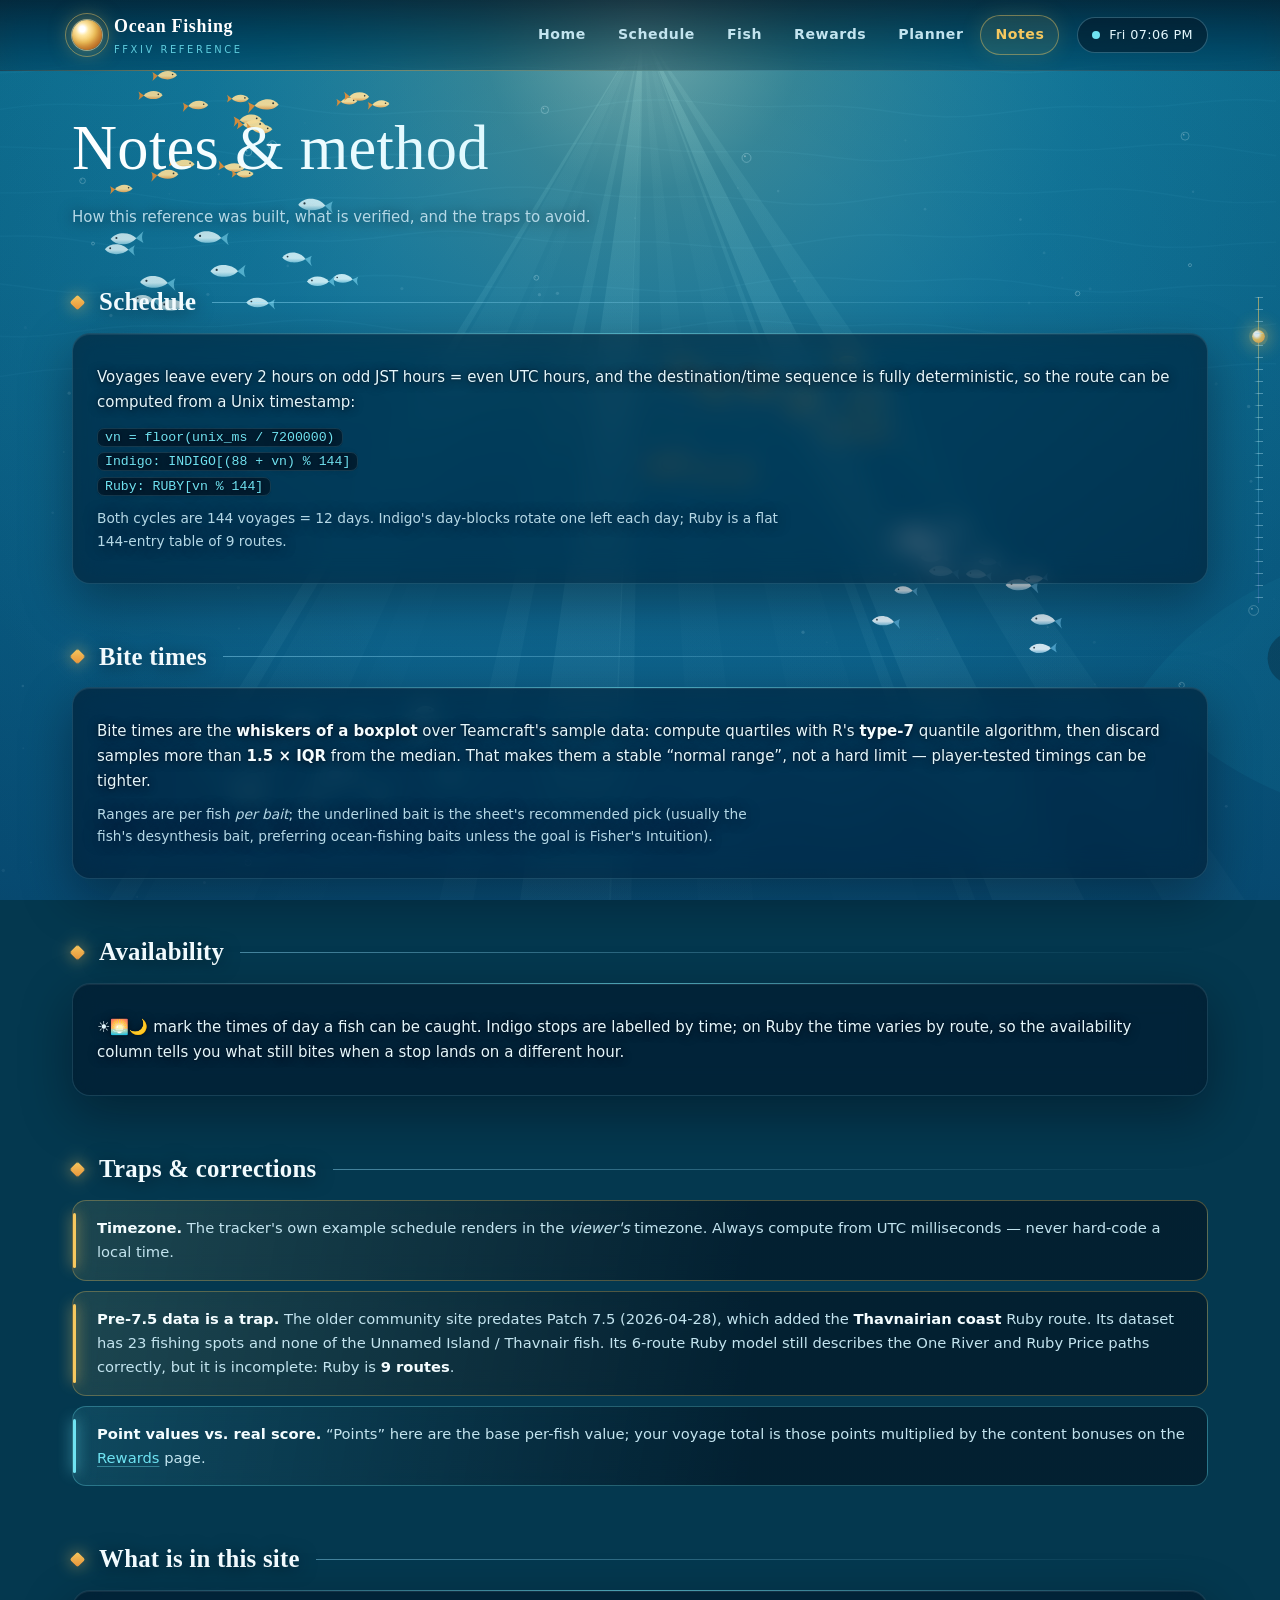
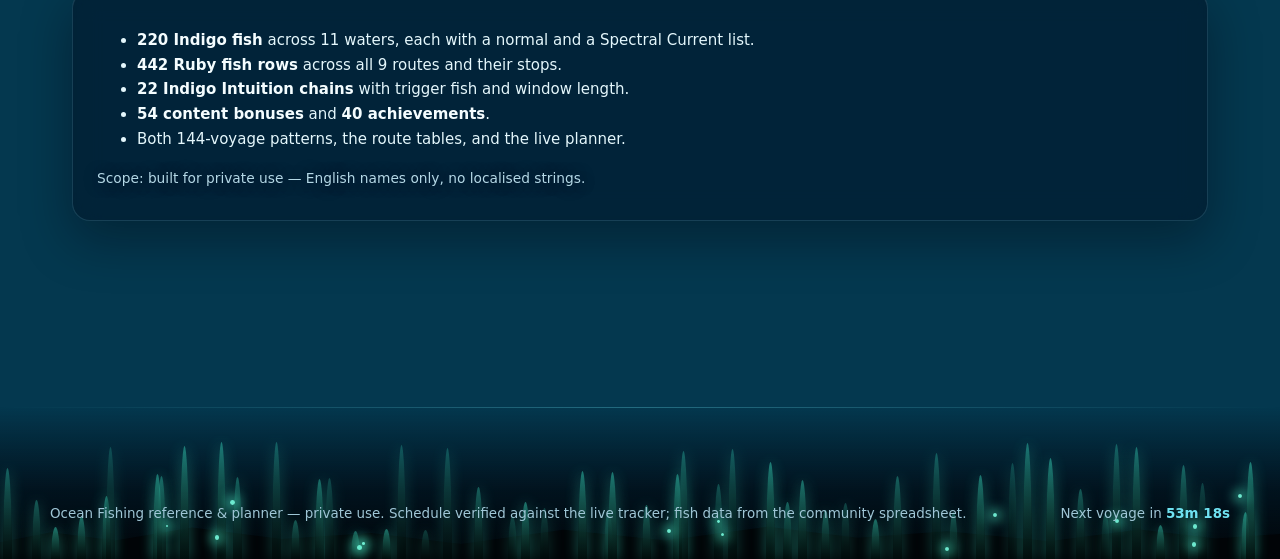
<file: website/notes.html>
<!doctype html>
<html lang="en">
<head>
<meta charset="utf-8">
<meta name="viewport" content="width=device-width,initial-scale=1">
<title>Notes · Ocean Fishing</title>
<meta name="description" content="Method, verification and pitfalls behind this Ocean Fishing reference.">
<link rel="stylesheet" href="assets/theme.css">
</head>
<body>
<header class="top"><div class="bar">
  <a class="brand" href="index.html"><span class="mark"></span><span>Ocean Fishing<small>FFXIV reference</small></span></a>
  <nav class="main"><a href="index.html">Home</a><a href="schedules.html">Schedule</a><a href="fish.html">Fish</a><a href="rewards.html">Rewards</a><a href="planner.html">Planner</a><a href="notes.html" class='on'>Notes</a></nav>
  <span class="live"><span class="dot"></span><span data-clock>—</span></span>
</div></header>
<div class="wrap">

<h1>Notes &amp; method</h1>
<p class="muted">How this reference was built, what is verified, and the traps to avoid.</p>

<h2>Schedule</h2>
<div class="card">
<p>Voyages leave every 2 hours on odd JST hours = even UTC hours, and the destination/time sequence is fully deterministic, so the route can be computed from a Unix timestamp:</p>
<p><code>vn = floor(unix_ms / 7200000)</code><br>
<code>Indigo: INDIGO[(88 + vn) % 144]</code><br>
<code>Ruby:   RUBY[vn % 144]</code></p>
<p class="small muted">Both cycles are 144 voyages = 12 days. Indigo's day-blocks rotate one left each day; Ruby is a flat 144-entry table of 9 routes.</p>
</div>

<h2>Bite times</h2>
<div class="card">
<p>Bite times are the <b>whiskers of a boxplot</b> over Teamcraft's sample data: compute quartiles with R's <b>type-7</b> quantile algorithm, then discard samples more than <b>1.5 × IQR</b> from the median. That makes them a stable “normal range”, not a hard limit — player-tested timings can be tighter.</p>
<p class="small muted">Ranges are per fish <i>per bait</i>; the underlined bait is the sheet's recommended pick (usually the fish's desynthesis bait, preferring ocean-fishing baits unless the goal is Fisher's Intuition).</p>
</div>

<h2>Availability</h2>
<div class="card"><p>☀️🌅🌙 mark the times of day a fish can be caught. Indigo stops are labelled by time; on Ruby the time varies by route, so the availability column tells you what still bites when a stop lands on a different hour.</p></div>

<h2>Traps &amp; corrections</h2>
<div class="notice"><b>Timezone.</b> The tracker's own example schedule renders in the <i>viewer's</i> timezone. Always compute from UTC milliseconds — never hard-code a local time.</div>
<div class="notice" style="margin-top:10px"><b>Pre-7.5 data is a trap.</b> The older community site predates Patch 7.5 (2026-04-28), which added the <b>Thavnairian coast</b> Ruby route. Its dataset has 23 fishing spots and none of the Unnamed Island / Thavnair fish. Its 6-route Ruby model still describes the One River and Ruby Price paths correctly, but it is incomplete: Ruby is <b>9 routes</b>.</div>
<div class="notice sea" style="margin-top:10px"><b>Point values vs. real score.</b> “Points” here are the base per-fish value; your voyage total is those points multiplied by the content bonuses on the <a href="rewards.html">Rewards</a> page.</div>

<h2>What is in this site</h2>
<div class="card"><ul>
<li><b>220 Indigo fish</b> across 11 waters, each with a normal and a Spectral Current list.</li>
<li><b>442 Ruby fish rows</b> across all 9 routes and their stops.</li>
<li><b>22 Indigo Intuition chains</b> with trigger fish and window length.</li>
<li><b>54 content bonuses</b> and <b>40 achievements</b>.</li>
<li>Both 144-voyage patterns, the route tables, and the live planner.</li>
</ul>
<p class="small muted">Scope: built for private use — English names only, no localised strings.</p></div>

</div>
<footer><div class="bar">
  <span>Ocean Fishing reference &amp; planner — private use. Schedule verified against the live tracker; fish data from the community spreadsheet.</span>
  <span style="margin-left:auto">Next voyage in <b data-next>—</b></span>
</div></footer>
<script src="assets/data.js"></script>
<script src="assets/site.js"></script>
<script src="assets/ocean.js"></script>
</body>
</html>
</file>
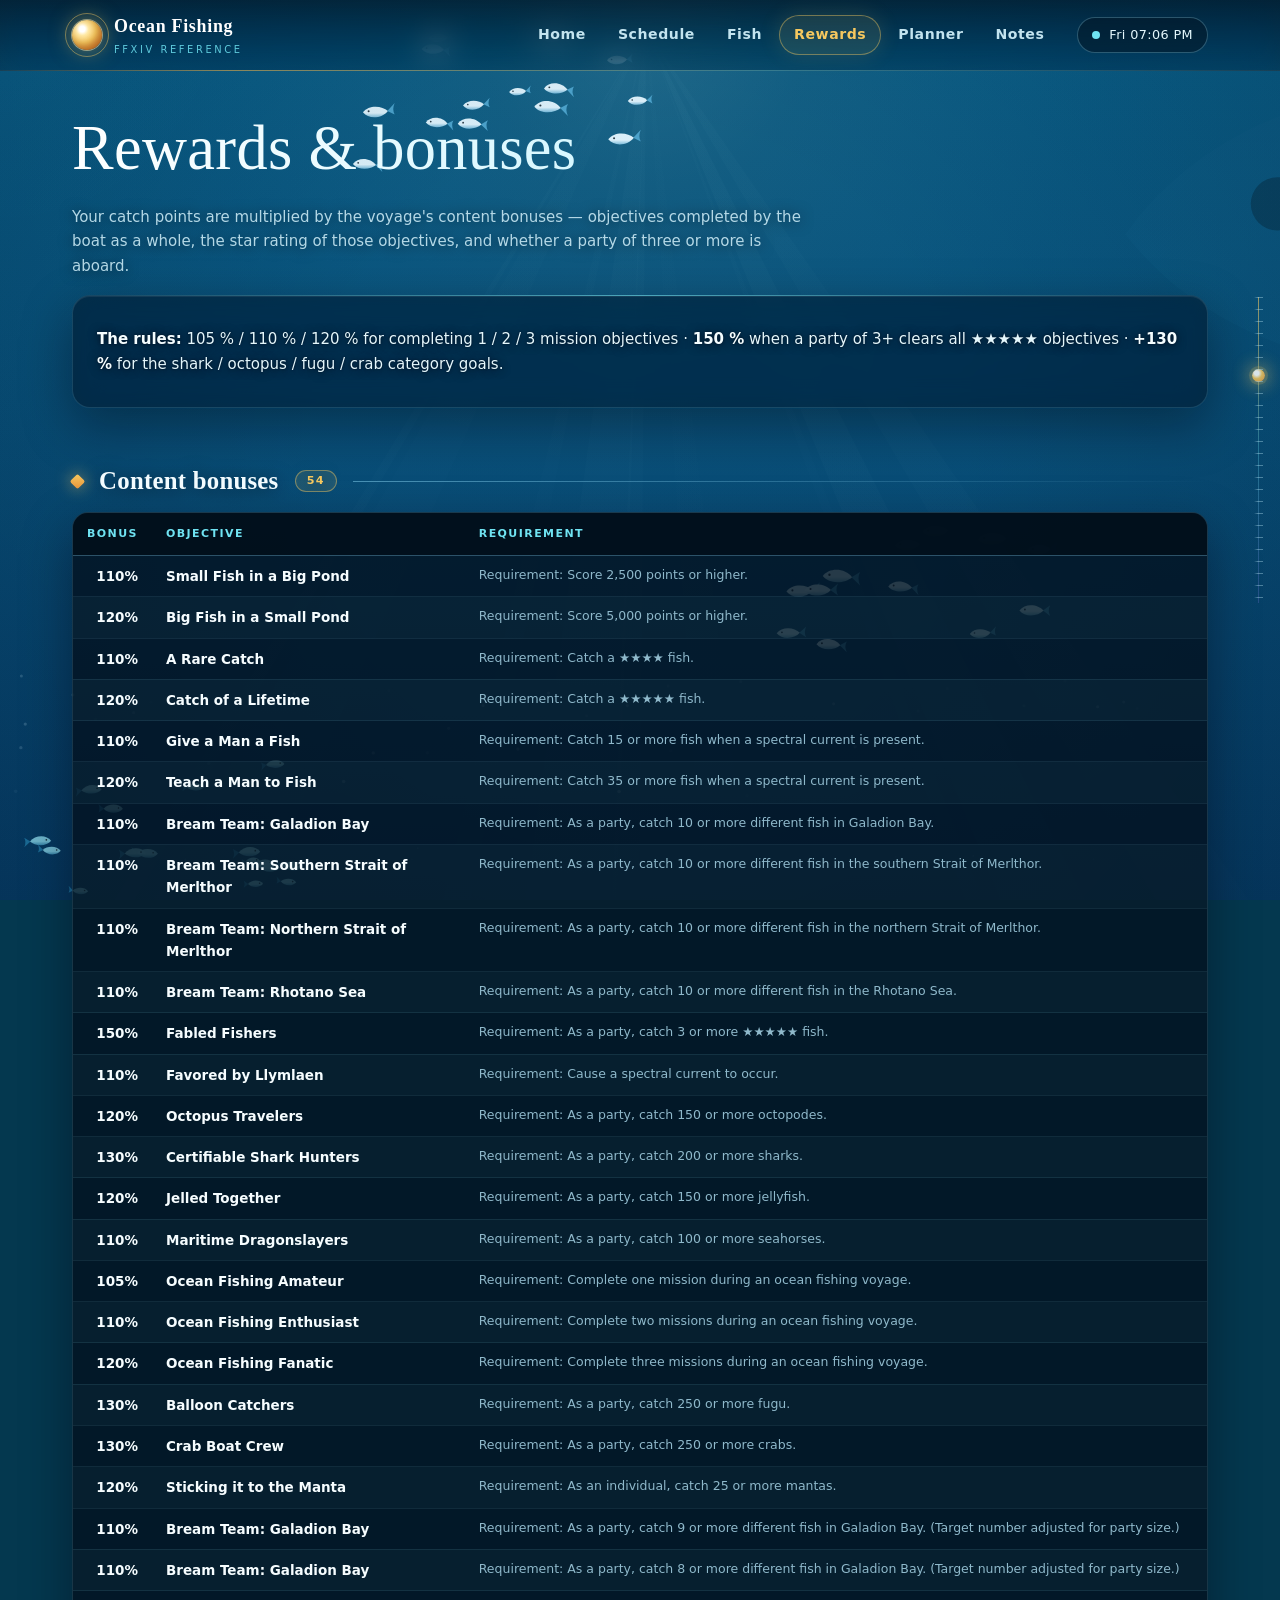
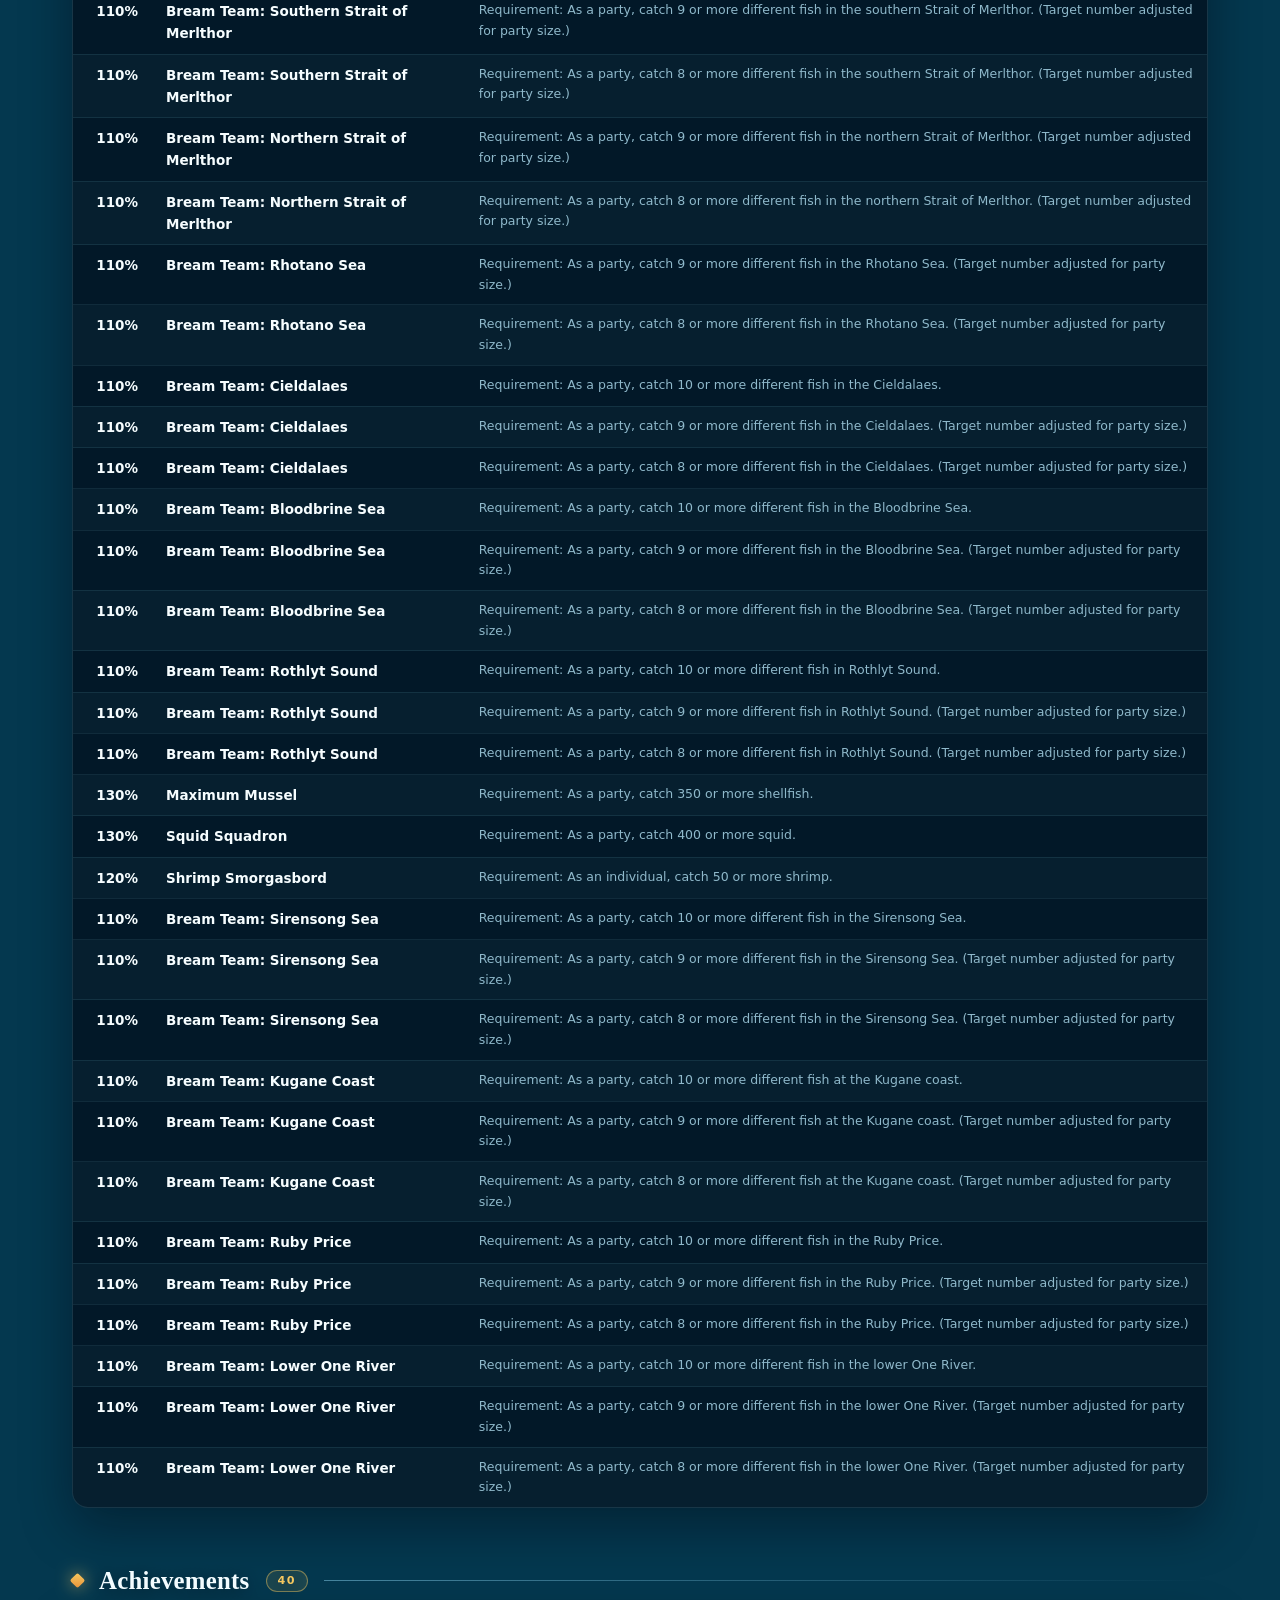
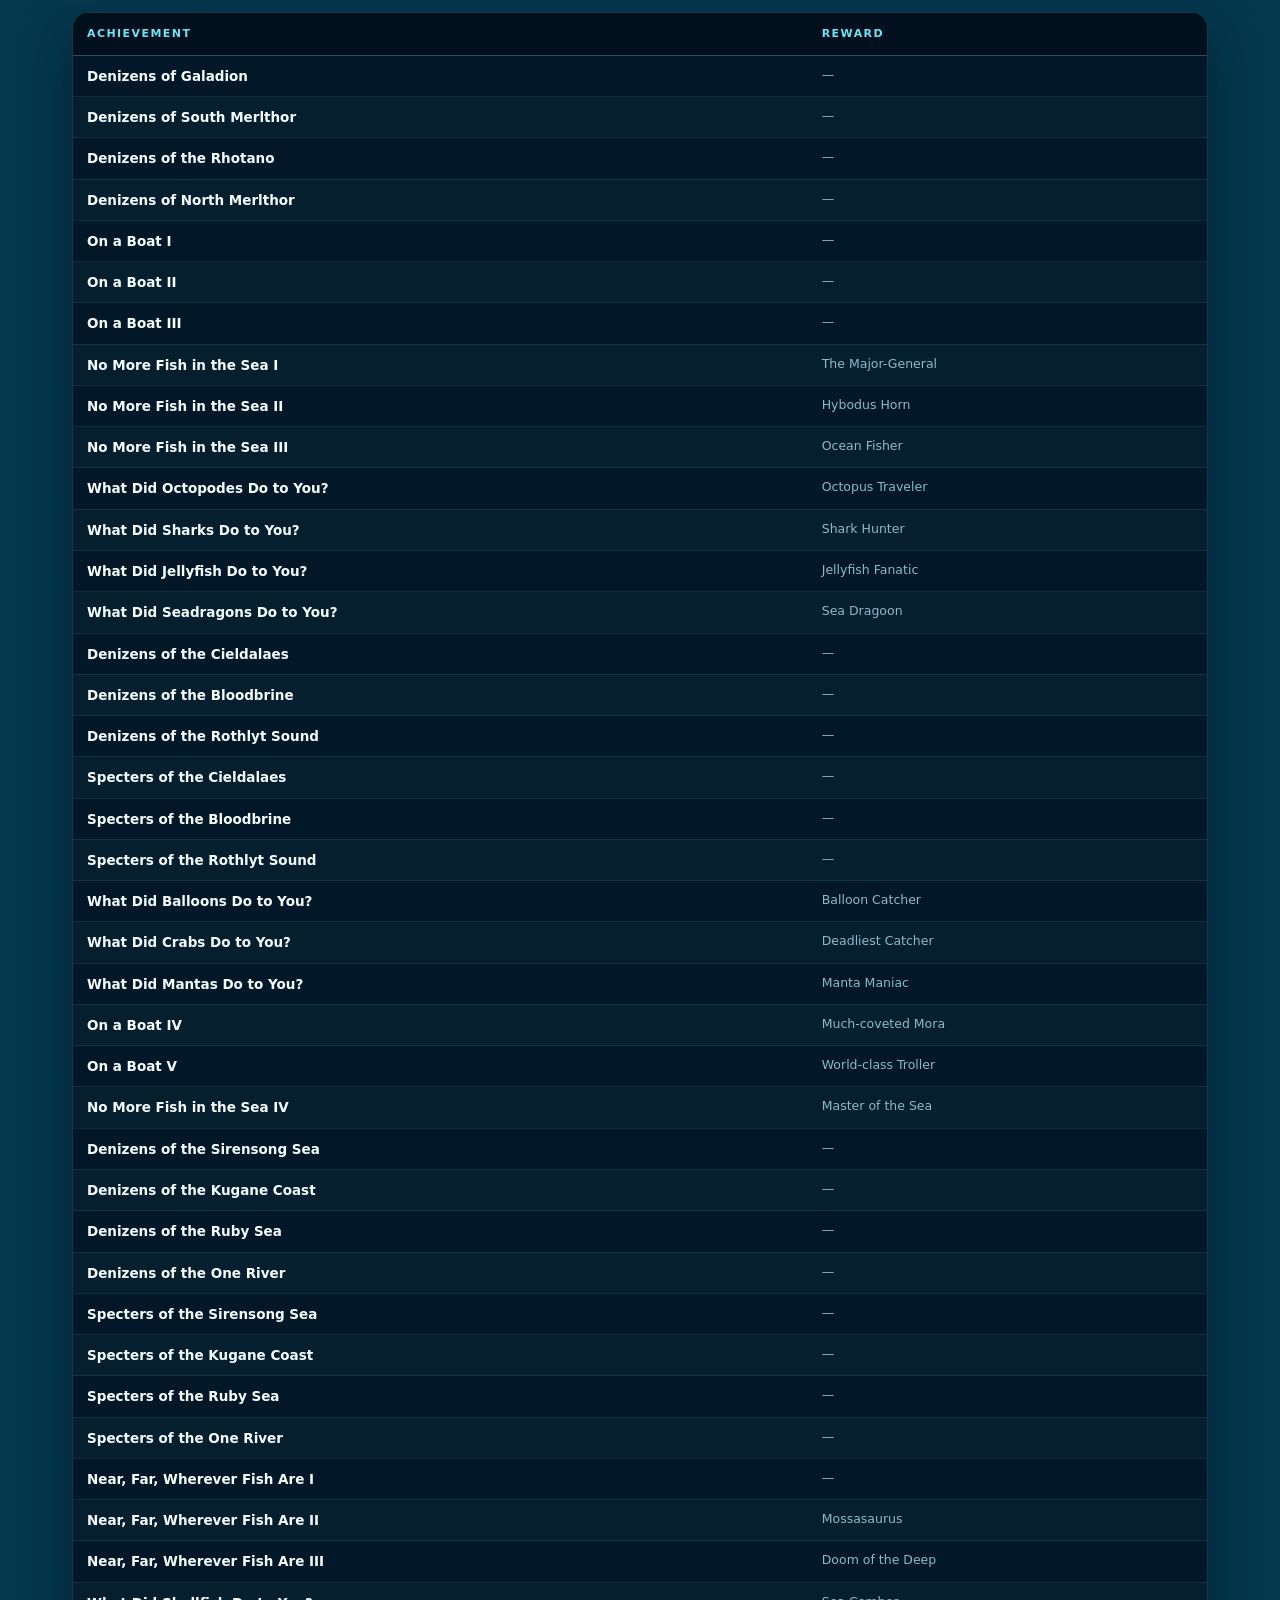
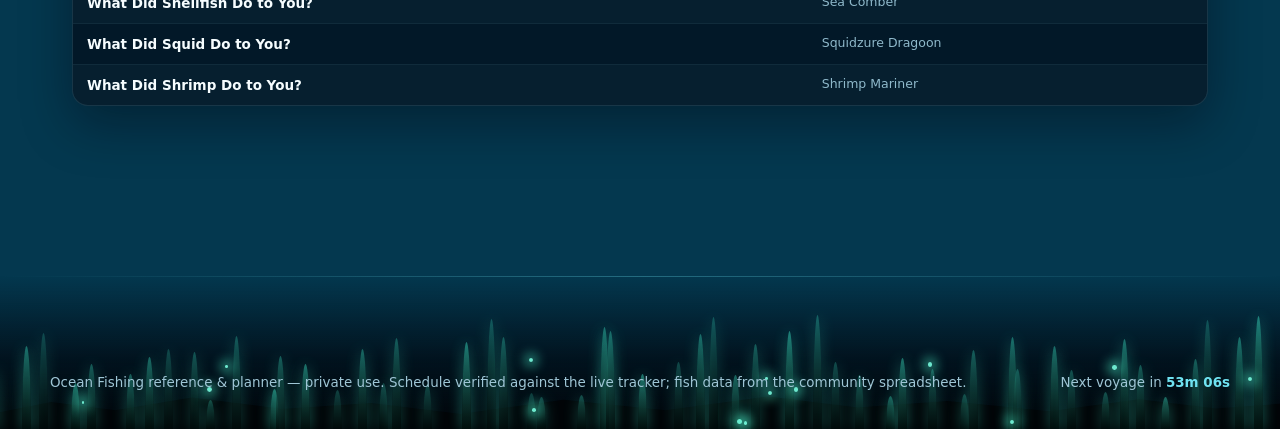
<file: website/rewards.html>
<!doctype html>
<html lang="en">
<head>
<meta charset="utf-8">
<meta name="viewport" content="width=device-width,initial-scale=1">
<title>Rewards · Ocean Fishing</title>
<meta name="description" content="Ocean Fishing content bonuses and achievements.">
<link rel="stylesheet" href="assets/theme.css">
</head>
<body>
<header class="top"><div class="bar">
  <a class="brand" href="index.html"><span class="mark"></span><span>Ocean Fishing<small>FFXIV reference</small></span></a>
  <nav class="main"><a href="index.html">Home</a><a href="schedules.html">Schedule</a><a href="fish.html">Fish</a><a href="rewards.html" class='on'>Rewards</a><a href="planner.html">Planner</a><a href="notes.html">Notes</a></nav>
  <span class="live"><span class="dot"></span><span data-clock>—</span></span>
</div></header>
<div class="wrap">

<h1>Rewards &amp; bonuses</h1>
<p class="muted">Your catch points are multiplied by the voyage's content bonuses — objectives completed by the boat as a whole, the star rating of those objectives, and whether a party of three or more is aboard.</p>
<div class="card"><p><b>The rules:</b> 105 % / 110 % / 120 % for completing 1 / 2 / 3 mission objectives · <b>150 %</b> when a party of 3+ clears all ★★★★★ objectives · <b>+130 %</b> for the shark / octopus / fugu / crab category goals.</p></div>

<h2>Content bonuses <span class="pill sun">54</span></h2>
<div class="tblwrap"><table><thead><tr><th>Bonus</th><th>Objective</th><th>Requirement</th></tr></thead><tbody><tr><td class="num"><b>110%</b></td><td><b>Small Fish in a Big Pond</b></td><td class="notes">Requirement: Score 2,500 points or higher.</td></tr><tr><td class="num"><b>120%</b></td><td><b>Big Fish in a Small Pond</b></td><td class="notes">Requirement: Score 5,000 points or higher.</td></tr><tr><td class="num"><b>110%</b></td><td><b>A Rare Catch</b></td><td class="notes">Requirement: Catch a ★★★★ fish.</td></tr><tr><td class="num"><b>120%</b></td><td><b>Catch of a Lifetime</b></td><td class="notes">Requirement: Catch a ★★★★★ fish.</td></tr><tr><td class="num"><b>110%</b></td><td><b>Give a Man a Fish</b></td><td class="notes">Requirement: Catch 15 or more fish when a spectral current is present.</td></tr><tr><td class="num"><b>120%</b></td><td><b>Teach a Man to Fish</b></td><td class="notes">Requirement: Catch 35 or more fish when a spectral current is present.</td></tr><tr><td class="num"><b>110%</b></td><td><b>Bream Team: Galadion Bay</b></td><td class="notes">Requirement: As a party, catch 10 or more different fish in Galadion Bay.</td></tr><tr><td class="num"><b>110%</b></td><td><b>Bream Team: Southern Strait of Merlthor</b></td><td class="notes">Requirement: As a party, catch 10 or more different fish in the southern Strait of Merlthor.</td></tr><tr><td class="num"><b>110%</b></td><td><b>Bream Team: Northern Strait of Merlthor</b></td><td class="notes">Requirement: As a party, catch 10 or more different fish in the northern Strait of Merlthor.</td></tr><tr><td class="num"><b>110%</b></td><td><b>Bream Team: Rhotano Sea</b></td><td class="notes">Requirement: As a party, catch 10 or more different fish in the Rhotano Sea.</td></tr><tr><td class="num"><b>150%</b></td><td><b>Fabled Fishers</b></td><td class="notes">Requirement: As a party, catch 3 or more ★★★★★ fish.</td></tr><tr><td class="num"><b>110%</b></td><td><b>Favored by Llymlaen</b></td><td class="notes">Requirement: Cause a spectral current to occur.</td></tr><tr><td class="num"><b>120%</b></td><td><b>Octopus Travelers</b></td><td class="notes">Requirement: As a party, catch 150 or more octopodes.</td></tr><tr><td class="num"><b>130%</b></td><td><b>Certifiable Shark Hunters</b></td><td class="notes">Requirement: As a party, catch 200 or more sharks.</td></tr><tr><td class="num"><b>120%</b></td><td><b>Jelled Together</b></td><td class="notes">Requirement: As a party, catch 150 or more jellyfish.</td></tr><tr><td class="num"><b>110%</b></td><td><b>Maritime Dragonslayers</b></td><td class="notes">Requirement: As a party, catch 100 or more seahorses.</td></tr><tr><td class="num"><b>105%</b></td><td><b>Ocean Fishing Amateur</b></td><td class="notes">Requirement: Complete one mission during an ocean fishing voyage.</td></tr><tr><td class="num"><b>110%</b></td><td><b>Ocean Fishing Enthusiast</b></td><td class="notes">Requirement: Complete two missions during an ocean fishing voyage.</td></tr><tr><td class="num"><b>120%</b></td><td><b>Ocean Fishing Fanatic</b></td><td class="notes">Requirement: Complete three missions during an ocean fishing voyage.</td></tr><tr><td class="num"><b>130%</b></td><td><b>Balloon Catchers</b></td><td class="notes">Requirement: As a party, catch 250 or more fugu.</td></tr><tr><td class="num"><b>130%</b></td><td><b>Crab Boat Crew</b></td><td class="notes">Requirement: As a party, catch 250 or more crabs.</td></tr><tr><td class="num"><b>120%</b></td><td><b>Sticking it to the Manta</b></td><td class="notes">Requirement: As an individual, catch 25 or more mantas.</td></tr><tr><td class="num"><b>110%</b></td><td><b>Bream Team: Galadion Bay</b></td><td class="notes">Requirement: As a party, catch 9 or more different fish in Galadion Bay. (Target number adjusted for party size.)</td></tr><tr><td class="num"><b>110%</b></td><td><b>Bream Team: Galadion Bay</b></td><td class="notes">Requirement: As a party, catch 8 or more different fish in Galadion Bay. (Target number adjusted for party size.)</td></tr><tr><td class="num"><b>110%</b></td><td><b>Bream Team: Southern Strait of Merlthor</b></td><td class="notes">Requirement: As a party, catch 9 or more different fish in the southern Strait of Merlthor. (Target number adjusted for party size.)</td></tr><tr><td class="num"><b>110%</b></td><td><b>Bream Team: Southern Strait of Merlthor</b></td><td class="notes">Requirement: As a party, catch 8 or more different fish in the southern Strait of Merlthor. (Target number adjusted for party size.)</td></tr><tr><td class="num"><b>110%</b></td><td><b>Bream Team: Northern Strait of Merlthor</b></td><td class="notes">Requirement: As a party, catch 9 or more different fish in the northern Strait of Merlthor. (Target number adjusted for party size.)</td></tr><tr><td class="num"><b>110%</b></td><td><b>Bream Team: Northern Strait of Merlthor</b></td><td class="notes">Requirement: As a party, catch 8 or more different fish in the northern Strait of Merlthor. (Target number adjusted for party size.)</td></tr><tr><td class="num"><b>110%</b></td><td><b>Bream Team: Rhotano Sea</b></td><td class="notes">Requirement: As a party, catch 9 or more different fish in the Rhotano Sea. (Target number adjusted for party size.)</td></tr><tr><td class="num"><b>110%</b></td><td><b>Bream Team: Rhotano Sea</b></td><td class="notes">Requirement: As a party, catch 8 or more different fish in the Rhotano Sea. (Target number adjusted for party size.)</td></tr><tr><td class="num"><b>110%</b></td><td><b>Bream Team: Cieldalaes</b></td><td class="notes">Requirement: As a party, catch 10 or more different fish in the Cieldalaes.</td></tr><tr><td class="num"><b>110%</b></td><td><b>Bream Team: Cieldalaes</b></td><td class="notes">Requirement: As a party, catch 9 or more different fish in the Cieldalaes. (Target number adjusted for party size.)</td></tr><tr><td class="num"><b>110%</b></td><td><b>Bream Team: Cieldalaes</b></td><td class="notes">Requirement: As a party, catch 8 or more different fish in the Cieldalaes. (Target number adjusted for party size.)</td></tr><tr><td class="num"><b>110%</b></td><td><b>Bream Team: Bloodbrine Sea</b></td><td class="notes">Requirement: As a party, catch 10 or more different fish in the Bloodbrine Sea.</td></tr><tr><td class="num"><b>110%</b></td><td><b>Bream Team: Bloodbrine Sea</b></td><td class="notes">Requirement: As a party, catch 9 or more different fish in the Bloodbrine Sea. (Target number adjusted for party size.)</td></tr><tr><td class="num"><b>110%</b></td><td><b>Bream Team: Bloodbrine Sea</b></td><td class="notes">Requirement: As a party, catch 8 or more different fish in the Bloodbrine Sea. (Target number adjusted for party size.)</td></tr><tr><td class="num"><b>110%</b></td><td><b>Bream Team: Rothlyt Sound</b></td><td class="notes">Requirement: As a party, catch 10 or more different fish in Rothlyt Sound.</td></tr><tr><td class="num"><b>110%</b></td><td><b>Bream Team: Rothlyt Sound</b></td><td class="notes">Requirement: As a party, catch 9 or more different fish in Rothlyt Sound. (Target number adjusted for party size.)</td></tr><tr><td class="num"><b>110%</b></td><td><b>Bream Team: Rothlyt Sound</b></td><td class="notes">Requirement: As a party, catch 8 or more different fish in Rothlyt Sound. (Target number adjusted for party size.)</td></tr><tr><td class="num"><b>130%</b></td><td><b>Maximum Mussel</b></td><td class="notes">Requirement: As a party, catch 350 or more shellfish.</td></tr><tr><td class="num"><b>130%</b></td><td><b>Squid Squadron</b></td><td class="notes">Requirement: As a party, catch 400 or more squid.</td></tr><tr><td class="num"><b>120%</b></td><td><b>Shrimp Smorgasbord</b></td><td class="notes">Requirement: As an individual, catch 50 or more shrimp.</td></tr><tr><td class="num"><b>110%</b></td><td><b>Bream Team: Sirensong Sea</b></td><td class="notes">Requirement: As a party, catch 10 or more different fish in the Sirensong Sea.</td></tr><tr><td class="num"><b>110%</b></td><td><b>Bream Team: Sirensong Sea</b></td><td class="notes">Requirement: As a party, catch 9 or more different fish in the Sirensong Sea. (Target number adjusted for party size.)</td></tr><tr><td class="num"><b>110%</b></td><td><b>Bream Team: Sirensong Sea</b></td><td class="notes">Requirement: As a party, catch 8 or more different fish in the Sirensong Sea. (Target number adjusted for party size.)</td></tr><tr><td class="num"><b>110%</b></td><td><b>Bream Team: Kugane Coast</b></td><td class="notes">Requirement: As a party, catch 10 or more different fish at the Kugane coast.</td></tr><tr><td class="num"><b>110%</b></td><td><b>Bream Team: Kugane Coast</b></td><td class="notes">Requirement: As a party, catch 9 or more different fish at the Kugane coast. (Target number adjusted for party size.)</td></tr><tr><td class="num"><b>110%</b></td><td><b>Bream Team: Kugane Coast</b></td><td class="notes">Requirement: As a party, catch 8 or more different fish at the Kugane coast. (Target number adjusted for party size.)</td></tr><tr><td class="num"><b>110%</b></td><td><b>Bream Team: Ruby Price</b></td><td class="notes">Requirement: As a party, catch 10 or more different fish in the Ruby Price.</td></tr><tr><td class="num"><b>110%</b></td><td><b>Bream Team: Ruby Price</b></td><td class="notes">Requirement: As a party, catch 9 or more different fish in the Ruby Price. (Target number adjusted for party size.)</td></tr><tr><td class="num"><b>110%</b></td><td><b>Bream Team: Ruby Price</b></td><td class="notes">Requirement: As a party, catch 8 or more different fish in the Ruby Price. (Target number adjusted for party size.)</td></tr><tr><td class="num"><b>110%</b></td><td><b>Bream Team: Lower One River</b></td><td class="notes">Requirement: As a party, catch 10 or more different fish in the lower One River.</td></tr><tr><td class="num"><b>110%</b></td><td><b>Bream Team: Lower One River</b></td><td class="notes">Requirement: As a party, catch 9 or more different fish in the lower One River. (Target number adjusted for party size.)</td></tr><tr><td class="num"><b>110%</b></td><td><b>Bream Team: Lower One River</b></td><td class="notes">Requirement: As a party, catch 8 or more different fish in the lower One River. (Target number adjusted for party size.)</td></tr></tbody></table></div>

<h2>Achievements <span class="pill sun">40</span></h2>
<div class="tblwrap"><table><thead><tr><th>Achievement</th><th>Reward</th></tr></thead><tbody><tr><td><b>Denizens of Galadion</b></td><td class="notes">—</td></tr><tr><td><b>Denizens of South Merlthor</b></td><td class="notes">—</td></tr><tr><td><b>Denizens of the Rhotano</b></td><td class="notes">—</td></tr><tr><td><b>Denizens of North Merlthor</b></td><td class="notes">—</td></tr><tr><td><b>On a Boat I</b></td><td class="notes">—</td></tr><tr><td><b>On a Boat II</b></td><td class="notes">—</td></tr><tr><td><b>On a Boat III</b></td><td class="notes">—</td></tr><tr><td><b>No More Fish in the Sea I</b></td><td class="notes">The Major-General</td></tr><tr><td><b>No More Fish in the Sea II</b></td><td class="notes">Hybodus Horn</td></tr><tr><td><b>No More Fish in the Sea III</b></td><td class="notes">Ocean Fisher</td></tr><tr><td><b>What Did Octopodes Do to You?</b></td><td class="notes">Octopus Traveler</td></tr><tr><td><b>What Did Sharks Do to You?</b></td><td class="notes">Shark Hunter</td></tr><tr><td><b>What Did Jellyfish Do to You?</b></td><td class="notes">Jellyfish Fanatic</td></tr><tr><td><b>What Did Seadragons Do to You?</b></td><td class="notes">Sea Dragoon</td></tr><tr><td><b>Denizens of the Cieldalaes</b></td><td class="notes">—</td></tr><tr><td><b>Denizens of the Bloodbrine</b></td><td class="notes">—</td></tr><tr><td><b>Denizens of the Rothlyt Sound</b></td><td class="notes">—</td></tr><tr><td><b>Specters of the Cieldalaes</b></td><td class="notes">—</td></tr><tr><td><b>Specters of the Bloodbrine</b></td><td class="notes">—</td></tr><tr><td><b>Specters of the Rothlyt Sound</b></td><td class="notes">—</td></tr><tr><td><b>What Did Balloons Do to You?</b></td><td class="notes">Balloon Catcher</td></tr><tr><td><b>What Did Crabs Do to You?</b></td><td class="notes">Deadliest Catcher</td></tr><tr><td><b>What Did Mantas Do to You?</b></td><td class="notes">Manta Maniac</td></tr><tr><td><b>On a Boat IV</b></td><td class="notes">Much-coveted Mora</td></tr><tr><td><b>On a Boat V</b></td><td class="notes">World-class Troller</td></tr><tr><td><b>No More Fish in the Sea IV</b></td><td class="notes">Master of the Sea</td></tr><tr><td><b>Denizens of the Sirensong Sea</b></td><td class="notes">—</td></tr><tr><td><b>Denizens of the Kugane Coast</b></td><td class="notes">—</td></tr><tr><td><b>Denizens of the Ruby Sea</b></td><td class="notes">—</td></tr><tr><td><b>Denizens of the One River</b></td><td class="notes">—</td></tr><tr><td><b>Specters of the Sirensong Sea</b></td><td class="notes">—</td></tr><tr><td><b>Specters of the Kugane Coast</b></td><td class="notes">—</td></tr><tr><td><b>Specters of the Ruby Sea</b></td><td class="notes">—</td></tr><tr><td><b>Specters of the One River</b></td><td class="notes">—</td></tr><tr><td><b>Near, Far, Wherever Fish Are I</b></td><td class="notes">—</td></tr><tr><td><b>Near, Far, Wherever Fish Are II</b></td><td class="notes">Mossasaurus</td></tr><tr><td><b>Near, Far, Wherever Fish Are III</b></td><td class="notes">Doom of the Deep</td></tr><tr><td><b>What Did Shellfish Do to You?</b></td><td class="notes">Sea Comber</td></tr><tr><td><b>What Did Squid Do to You?</b></td><td class="notes">Squidzure Dragoon</td></tr><tr><td><b>What Did Shrimp Do to You?</b></td><td class="notes">Shrimp Mariner</td></tr></tbody></table></div>

</div>
<footer><div class="bar">
  <span>Ocean Fishing reference &amp; planner — private use. Schedule verified against the live tracker; fish data from the community spreadsheet.</span>
  <span style="margin-left:auto">Next voyage in <b data-next>—</b></span>
</div></footer>
<script src="assets/data.js"></script>
<script src="assets/site.js"></script>
<script src="assets/ocean.js"></script>
</body>
</html>
</file>
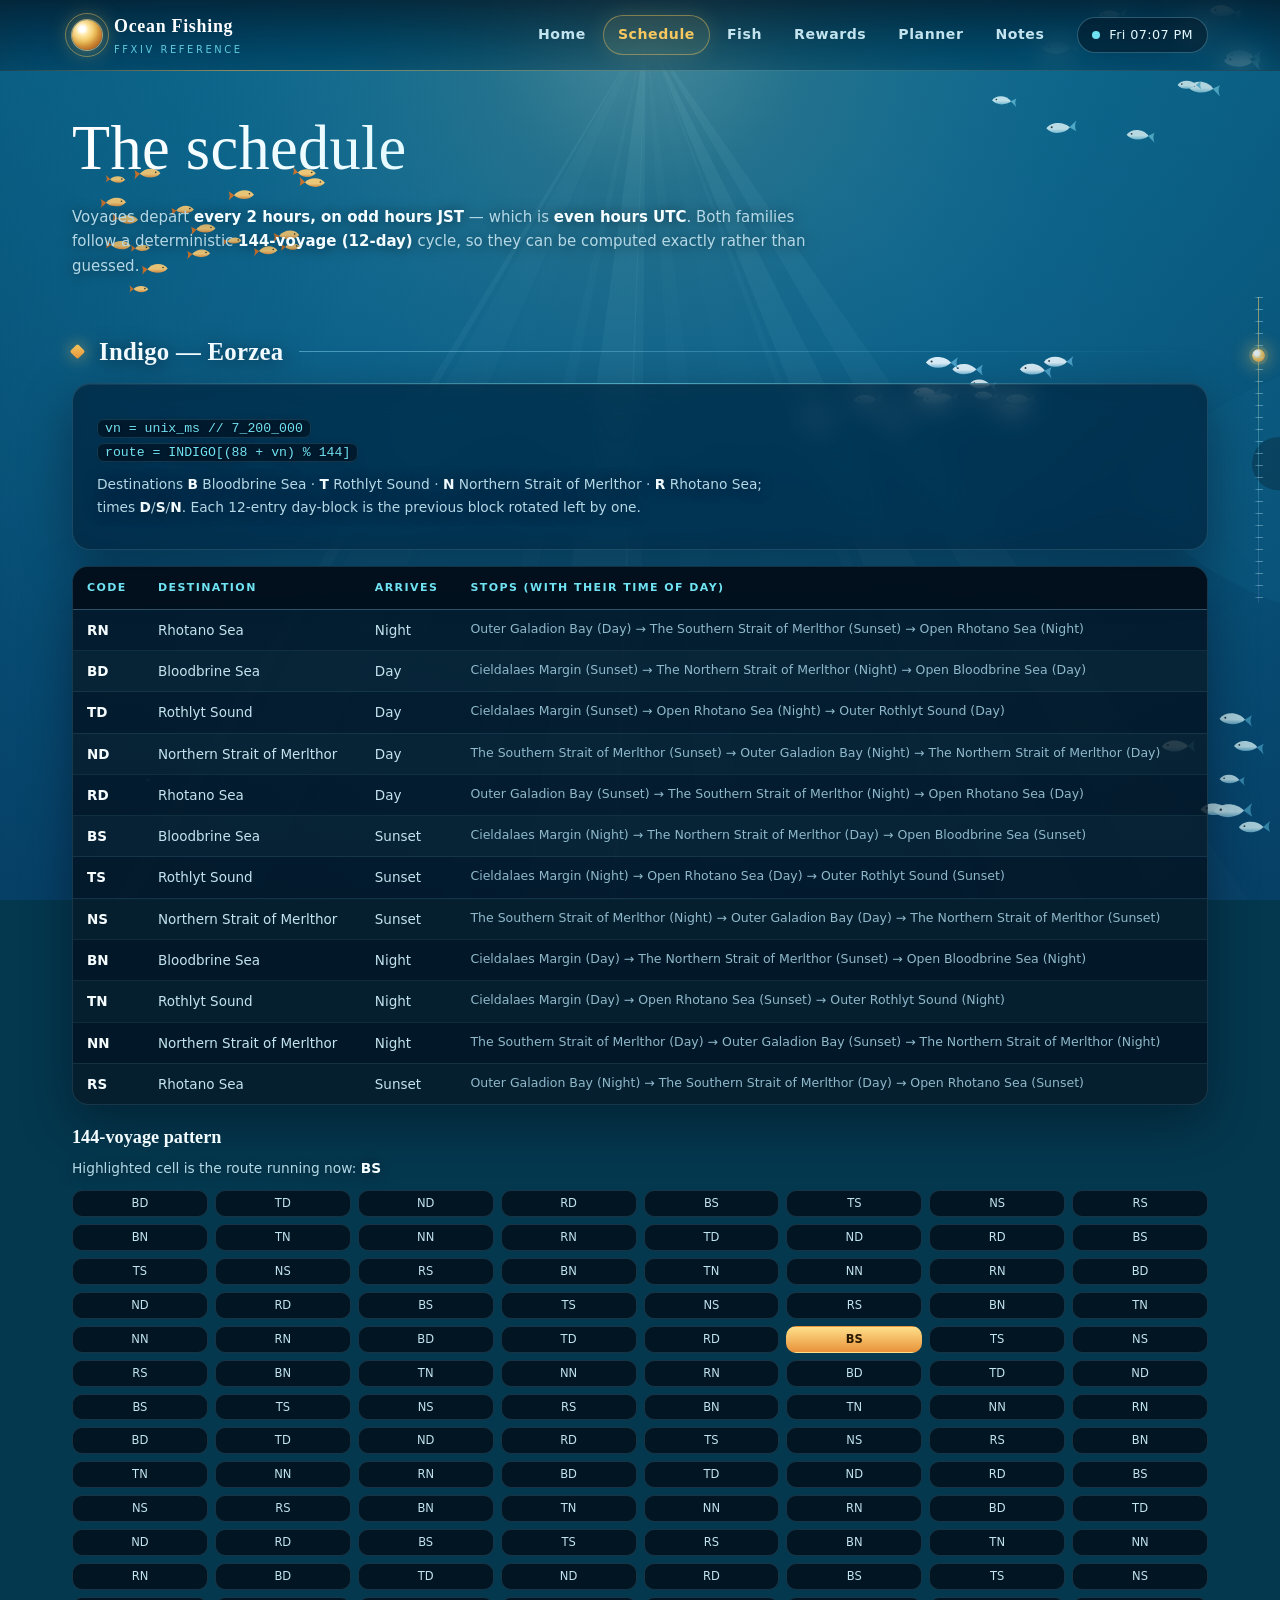
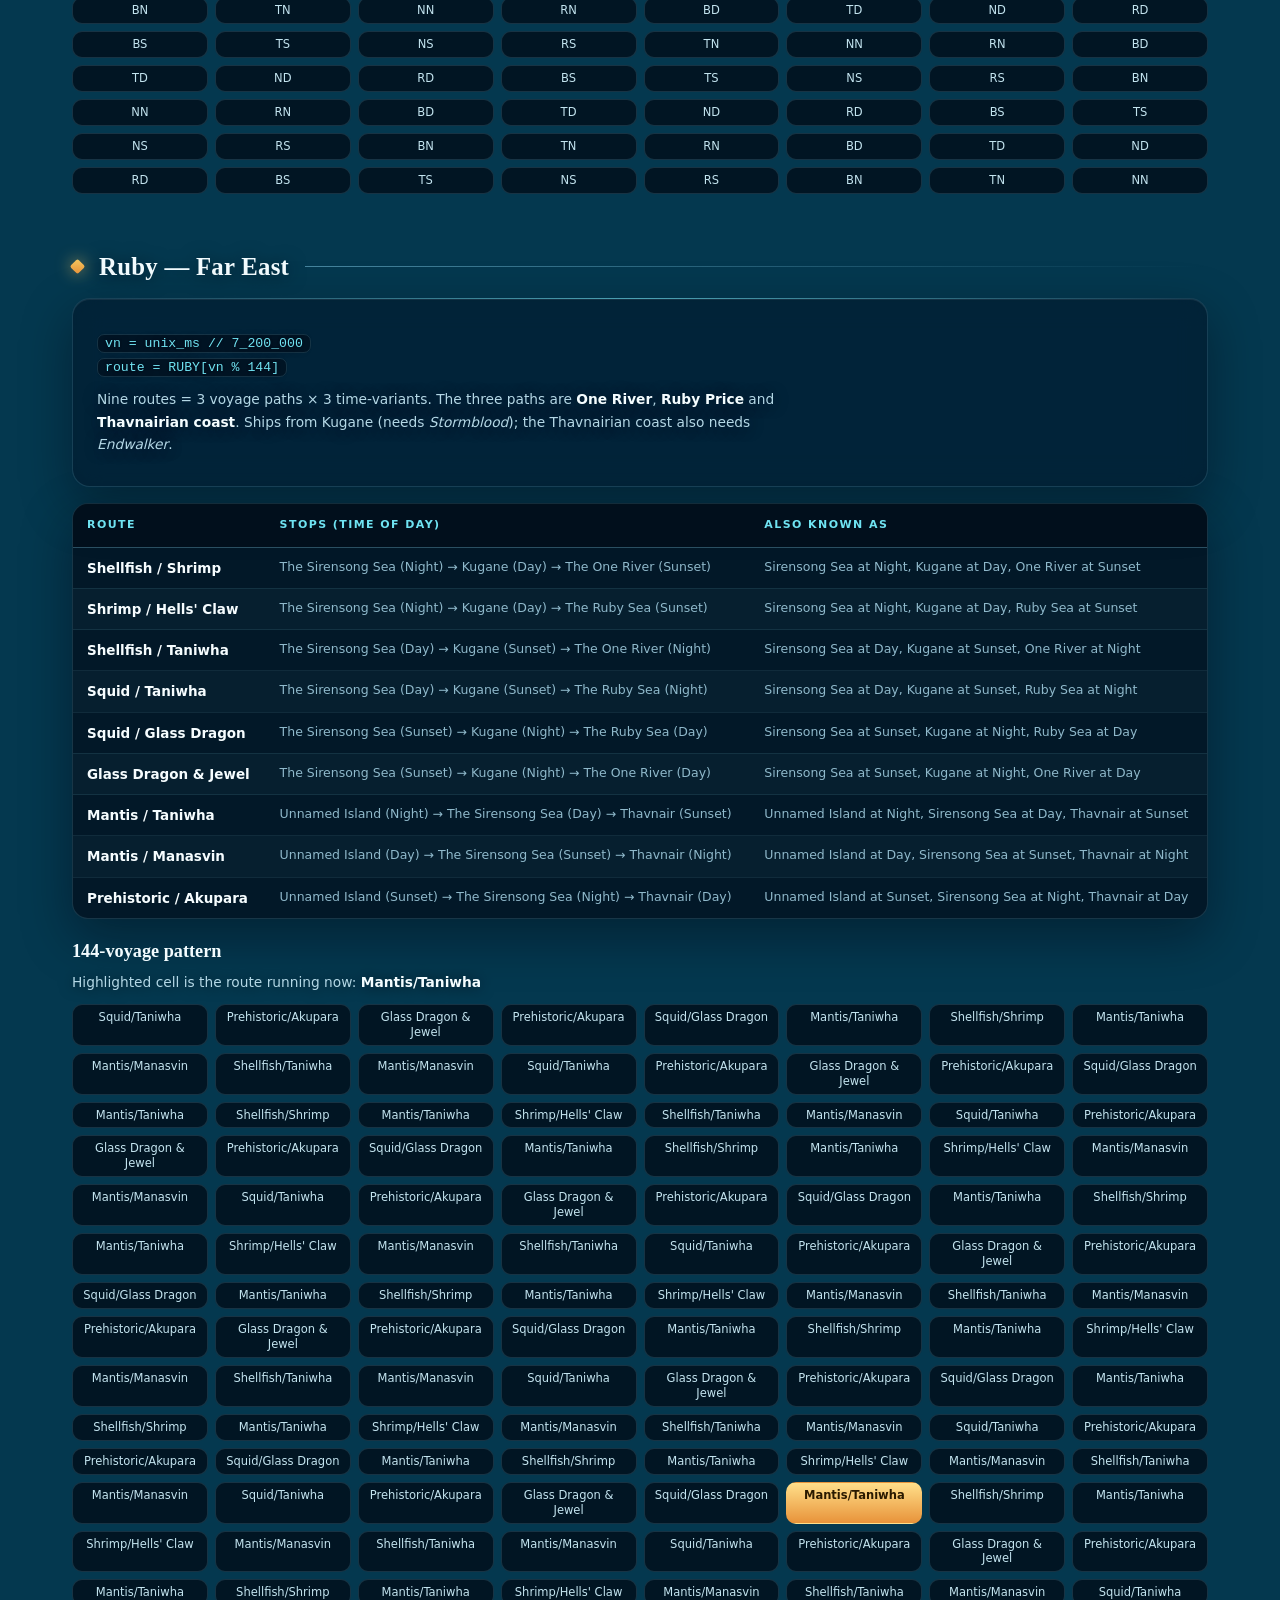
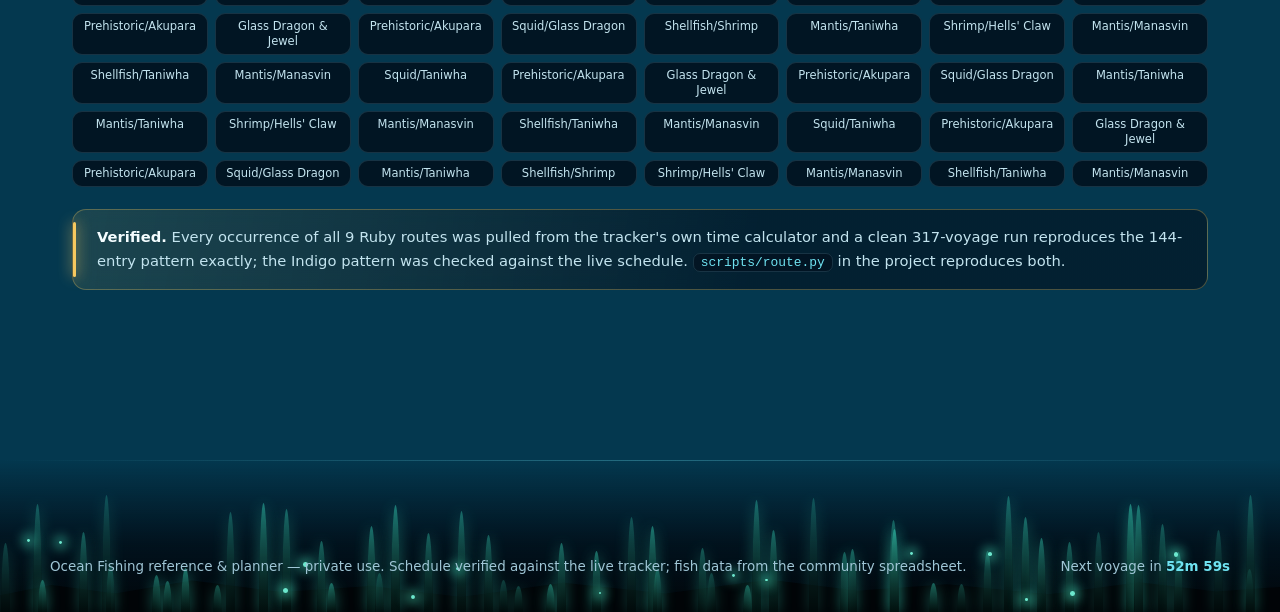
<file: website/schedules.html>
<!doctype html>
<html lang="en">
<head>
<meta charset="utf-8">
<meta name="viewport" content="width=device-width,initial-scale=1">
<title>Schedule · Ocean Fishing</title>
<meta name="description" content="Ocean Fishing departure schedule for both route families.">
<link rel="stylesheet" href="assets/theme.css">
</head>
<body>
<header class="top"><div class="bar">
  <a class="brand" href="index.html"><span class="mark"></span><span>Ocean Fishing<small>FFXIV reference</small></span></a>
  <nav class="main"><a href="index.html">Home</a><a href="schedules.html" class='on'>Schedule</a><a href="fish.html">Fish</a><a href="rewards.html">Rewards</a><a href="planner.html">Planner</a><a href="notes.html">Notes</a></nav>
  <span class="live"><span class="dot"></span><span data-clock>—</span></span>
</div></header>
<div class="wrap">

<h1>The schedule</h1>
<p class="muted">Voyages depart <b>every 2 hours, on odd hours JST</b> — which is <b>even hours UTC</b>. Both families follow a deterministic <b>144-voyage (12-day)</b> cycle, so they can be computed exactly rather than guessed.</p>

<h2>Indigo — Eorzea</h2>
<div class="card">
<p><code>vn = unix_ms // 7_200_000</code><br><code>route = INDIGO[(88 + vn) % 144]</code></p>
<p class="small muted">Destinations <b>B</b> Bloodbrine Sea · <b>T</b> Rothlyt Sound · <b>N</b> Northern Strait of Merlthor · <b>R</b> Rhotano Sea; times <b>D</b>/<b>S</b>/<b>N</b>. Each 12-entry day-block is the previous block rotated left by one.</p>
</div>
<div class="tblwrap"><table><thead><tr><th>Code</th><th>Destination</th><th>Arrives</th><th>Stops (with their time of day)</th></tr></thead><tbody><tr><td><b>RN</b></td><td>Rhotano Sea</td><td>Night</td><td class="notes">Outer Galadion Bay <span class=muted>(Day)</span> → The Southern Strait of Merlthor <span class=muted>(Sunset)</span> → Open Rhotano Sea <span class=muted>(Night)</span></td></tr><tr><td><b>BD</b></td><td>Bloodbrine Sea</td><td>Day</td><td class="notes">Cieldalaes Margin <span class=muted>(Sunset)</span> → The Northern Strait of Merlthor <span class=muted>(Night)</span> → Open Bloodbrine Sea <span class=muted>(Day)</span></td></tr><tr><td><b>TD</b></td><td>Rothlyt Sound</td><td>Day</td><td class="notes">Cieldalaes Margin <span class=muted>(Sunset)</span> → Open Rhotano Sea <span class=muted>(Night)</span> → Outer Rothlyt Sound <span class=muted>(Day)</span></td></tr><tr><td><b>ND</b></td><td>Northern Strait of Merlthor</td><td>Day</td><td class="notes">The Southern Strait of Merlthor <span class=muted>(Sunset)</span> → Outer Galadion Bay <span class=muted>(Night)</span> → The Northern Strait of Merlthor <span class=muted>(Day)</span></td></tr><tr><td><b>RD</b></td><td>Rhotano Sea</td><td>Day</td><td class="notes">Outer Galadion Bay <span class=muted>(Sunset)</span> → The Southern Strait of Merlthor <span class=muted>(Night)</span> → Open Rhotano Sea <span class=muted>(Day)</span></td></tr><tr><td><b>BS</b></td><td>Bloodbrine Sea</td><td>Sunset</td><td class="notes">Cieldalaes Margin <span class=muted>(Night)</span> → The Northern Strait of Merlthor <span class=muted>(Day)</span> → Open Bloodbrine Sea <span class=muted>(Sunset)</span></td></tr><tr><td><b>TS</b></td><td>Rothlyt Sound</td><td>Sunset</td><td class="notes">Cieldalaes Margin <span class=muted>(Night)</span> → Open Rhotano Sea <span class=muted>(Day)</span> → Outer Rothlyt Sound <span class=muted>(Sunset)</span></td></tr><tr><td><b>NS</b></td><td>Northern Strait of Merlthor</td><td>Sunset</td><td class="notes">The Southern Strait of Merlthor <span class=muted>(Night)</span> → Outer Galadion Bay <span class=muted>(Day)</span> → The Northern Strait of Merlthor <span class=muted>(Sunset)</span></td></tr><tr><td><b>BN</b></td><td>Bloodbrine Sea</td><td>Night</td><td class="notes">Cieldalaes Margin <span class=muted>(Day)</span> → The Northern Strait of Merlthor <span class=muted>(Sunset)</span> → Open Bloodbrine Sea <span class=muted>(Night)</span></td></tr><tr><td><b>TN</b></td><td>Rothlyt Sound</td><td>Night</td><td class="notes">Cieldalaes Margin <span class=muted>(Day)</span> → Open Rhotano Sea <span class=muted>(Sunset)</span> → Outer Rothlyt Sound <span class=muted>(Night)</span></td></tr><tr><td><b>NN</b></td><td>Northern Strait of Merlthor</td><td>Night</td><td class="notes">The Southern Strait of Merlthor <span class=muted>(Day)</span> → Outer Galadion Bay <span class=muted>(Sunset)</span> → The Northern Strait of Merlthor <span class=muted>(Night)</span></td></tr><tr><td><b>RS</b></td><td>Rhotano Sea</td><td>Sunset</td><td class="notes">Outer Galadion Bay <span class=muted>(Night)</span> → The Southern Strait of Merlthor <span class=muted>(Day)</span> → Open Rhotano Sea <span class=muted>(Sunset)</span></td></tr></tbody></table></div>
<h3>144-voyage pattern</h3>
<p class="small muted">Highlighted cell is the route running now: <b id="patindigo-now">—</b></p>
<div class="pat" id="patindigo"><span data-i="0">BD</span><span data-i="1">TD</span><span data-i="2">ND</span><span data-i="3">RD</span><span data-i="4">BS</span><span data-i="5">TS</span><span data-i="6">NS</span><span data-i="7">RS</span><span data-i="8">BN</span><span data-i="9">TN</span><span data-i="10">NN</span><span data-i="11">RN</span><span data-i="12">TD</span><span data-i="13">ND</span><span data-i="14">RD</span><span data-i="15">BS</span><span data-i="16">TS</span><span data-i="17">NS</span><span data-i="18">RS</span><span data-i="19">BN</span><span data-i="20">TN</span><span data-i="21">NN</span><span data-i="22">RN</span><span data-i="23">BD</span><span data-i="24">ND</span><span data-i="25">RD</span><span data-i="26">BS</span><span data-i="27">TS</span><span data-i="28">NS</span><span data-i="29">RS</span><span data-i="30">BN</span><span data-i="31">TN</span><span data-i="32">NN</span><span data-i="33">RN</span><span data-i="34">BD</span><span data-i="35">TD</span><span data-i="36">RD</span><span data-i="37">BS</span><span data-i="38">TS</span><span data-i="39">NS</span><span data-i="40">RS</span><span data-i="41">BN</span><span data-i="42">TN</span><span data-i="43">NN</span><span data-i="44">RN</span><span data-i="45">BD</span><span data-i="46">TD</span><span data-i="47">ND</span><span data-i="48">BS</span><span data-i="49">TS</span><span data-i="50">NS</span><span data-i="51">RS</span><span data-i="52">BN</span><span data-i="53">TN</span><span data-i="54">NN</span><span data-i="55">RN</span><span data-i="56">BD</span><span data-i="57">TD</span><span data-i="58">ND</span><span data-i="59">RD</span><span data-i="60">TS</span><span data-i="61">NS</span><span data-i="62">RS</span><span data-i="63">BN</span><span data-i="64">TN</span><span data-i="65">NN</span><span data-i="66">RN</span><span data-i="67">BD</span><span data-i="68">TD</span><span data-i="69">ND</span><span data-i="70">RD</span><span data-i="71">BS</span><span data-i="72">NS</span><span data-i="73">RS</span><span data-i="74">BN</span><span data-i="75">TN</span><span data-i="76">NN</span><span data-i="77">RN</span><span data-i="78">BD</span><span data-i="79">TD</span><span data-i="80">ND</span><span data-i="81">RD</span><span data-i="82">BS</span><span data-i="83">TS</span><span data-i="84">RS</span><span data-i="85">BN</span><span data-i="86">TN</span><span data-i="87">NN</span><span data-i="88">RN</span><span data-i="89">BD</span><span data-i="90">TD</span><span data-i="91">ND</span><span data-i="92">RD</span><span data-i="93">BS</span><span data-i="94">TS</span><span data-i="95">NS</span><span data-i="96">BN</span><span data-i="97">TN</span><span data-i="98">NN</span><span data-i="99">RN</span><span data-i="100">BD</span><span data-i="101">TD</span><span data-i="102">ND</span><span data-i="103">RD</span><span data-i="104">BS</span><span data-i="105">TS</span><span data-i="106">NS</span><span data-i="107">RS</span><span data-i="108">TN</span><span data-i="109">NN</span><span data-i="110">RN</span><span data-i="111">BD</span><span data-i="112">TD</span><span data-i="113">ND</span><span data-i="114">RD</span><span data-i="115">BS</span><span data-i="116">TS</span><span data-i="117">NS</span><span data-i="118">RS</span><span data-i="119">BN</span><span data-i="120">NN</span><span data-i="121">RN</span><span data-i="122">BD</span><span data-i="123">TD</span><span data-i="124">ND</span><span data-i="125">RD</span><span data-i="126">BS</span><span data-i="127">TS</span><span data-i="128">NS</span><span data-i="129">RS</span><span data-i="130">BN</span><span data-i="131">TN</span><span data-i="132">RN</span><span data-i="133">BD</span><span data-i="134">TD</span><span data-i="135">ND</span><span data-i="136">RD</span><span data-i="137">BS</span><span data-i="138">TS</span><span data-i="139">NS</span><span data-i="140">RS</span><span data-i="141">BN</span><span data-i="142">TN</span><span data-i="143">NN</span></div>

<h2>Ruby — Far East</h2>
<div class="card">
<p><code>vn = unix_ms // 7_200_000</code><br><code>route = RUBY[vn % 144]</code></p>
<p class="small muted">Nine routes = 3 voyage paths × 3 time-variants. The three paths are <b>One River</b>, <b>Ruby Price</b> and <b>Thavnairian coast</b>. Ships from Kugane (needs <i>Stormblood</i>); the Thavnairian coast also needs <i>Endwalker</i>.</p>
</div>
<div class="tblwrap"><table><thead><tr><th>Route</th><th>Stops (time of day)</th><th>Also known as</th></tr></thead><tbody><tr><td><b>Shellfish / Shrimp</b></td><td class="notes">The Sirensong Sea <span class=muted>(Night)</span> → Kugane <span class=muted>(Day)</span> → The One River <span class=muted>(Sunset)</span></td><td class="notes">Sirensong Sea at Night, Kugane at Day, One River at Sunset</td></tr><tr><td><b>Shrimp / Hells&#x27; Claw</b></td><td class="notes">The Sirensong Sea <span class=muted>(Night)</span> → Kugane <span class=muted>(Day)</span> → The Ruby Sea <span class=muted>(Sunset)</span></td><td class="notes">Sirensong Sea at Night, Kugane at Day, Ruby Sea at Sunset</td></tr><tr><td><b>Shellfish / Taniwha</b></td><td class="notes">The Sirensong Sea <span class=muted>(Day)</span> → Kugane <span class=muted>(Sunset)</span> → The One River <span class=muted>(Night)</span></td><td class="notes">Sirensong Sea at Day, Kugane at Sunset, One River at Night</td></tr><tr><td><b>Squid / Taniwha</b></td><td class="notes">The Sirensong Sea <span class=muted>(Day)</span> → Kugane <span class=muted>(Sunset)</span> → The Ruby Sea <span class=muted>(Night)</span></td><td class="notes">Sirensong Sea at Day, Kugane at Sunset, Ruby Sea at Night</td></tr><tr><td><b>Squid / Glass Dragon</b></td><td class="notes">The Sirensong Sea <span class=muted>(Sunset)</span> → Kugane <span class=muted>(Night)</span> → The Ruby Sea <span class=muted>(Day)</span></td><td class="notes">Sirensong Sea at Sunset, Kugane at Night, Ruby Sea at Day</td></tr><tr><td><b>Glass Dragon &amp; Jewel</b></td><td class="notes">The Sirensong Sea <span class=muted>(Sunset)</span> → Kugane <span class=muted>(Night)</span> → The One River <span class=muted>(Day)</span></td><td class="notes">Sirensong Sea at Sunset, Kugane at Night, One River at Day</td></tr><tr><td><b>Mantis / Taniwha</b></td><td class="notes">Unnamed Island <span class=muted>(Night)</span> → The Sirensong Sea <span class=muted>(Day)</span> → Thavnair <span class=muted>(Sunset)</span></td><td class="notes">Unnamed Island at Night, Sirensong Sea at Day, Thavnair at Sunset</td></tr><tr><td><b>Mantis / Manasvin</b></td><td class="notes">Unnamed Island <span class=muted>(Day)</span> → The Sirensong Sea <span class=muted>(Sunset)</span> → Thavnair <span class=muted>(Night)</span></td><td class="notes">Unnamed Island at Day, Sirensong Sea at Sunset, Thavnair at Night</td></tr><tr><td><b>Prehistoric / Akupara</b></td><td class="notes">Unnamed Island <span class=muted>(Sunset)</span> → The Sirensong Sea <span class=muted>(Night)</span> → Thavnair <span class=muted>(Day)</span></td><td class="notes">Unnamed Island at Sunset, Sirensong Sea at Night, Thavnair at Day</td></tr></tbody></table></div>
<h3>144-voyage pattern</h3>
<p class="small muted">Highlighted cell is the route running now: <b id="patruby-now">—</b></p>
<div class="pat" id="patruby"><span data-i="0">Squid/Taniwha</span><span data-i="1">Prehistoric/Akupara</span><span data-i="2">Glass Dragon &amp; Jewel</span><span data-i="3">Prehistoric/Akupara</span><span data-i="4">Squid/Glass Dragon</span><span data-i="5">Mantis/Taniwha</span><span data-i="6">Shellfish/Shrimp</span><span data-i="7">Mantis/Taniwha</span><span data-i="8">Mantis/Manasvin</span><span data-i="9">Shellfish/Taniwha</span><span data-i="10">Mantis/Manasvin</span><span data-i="11">Squid/Taniwha</span><span data-i="12">Prehistoric/Akupara</span><span data-i="13">Glass Dragon &amp; Jewel</span><span data-i="14">Prehistoric/Akupara</span><span data-i="15">Squid/Glass Dragon</span><span data-i="16">Mantis/Taniwha</span><span data-i="17">Shellfish/Shrimp</span><span data-i="18">Mantis/Taniwha</span><span data-i="19">Shrimp/Hells&#x27; Claw</span><span data-i="20">Shellfish/Taniwha</span><span data-i="21">Mantis/Manasvin</span><span data-i="22">Squid/Taniwha</span><span data-i="23">Prehistoric/Akupara</span><span data-i="24">Glass Dragon &amp; Jewel</span><span data-i="25">Prehistoric/Akupara</span><span data-i="26">Squid/Glass Dragon</span><span data-i="27">Mantis/Taniwha</span><span data-i="28">Shellfish/Shrimp</span><span data-i="29">Mantis/Taniwha</span><span data-i="30">Shrimp/Hells&#x27; Claw</span><span data-i="31">Mantis/Manasvin</span><span data-i="32">Mantis/Manasvin</span><span data-i="33">Squid/Taniwha</span><span data-i="34">Prehistoric/Akupara</span><span data-i="35">Glass Dragon &amp; Jewel</span><span data-i="36">Prehistoric/Akupara</span><span data-i="37">Squid/Glass Dragon</span><span data-i="38">Mantis/Taniwha</span><span data-i="39">Shellfish/Shrimp</span><span data-i="40">Mantis/Taniwha</span><span data-i="41">Shrimp/Hells&#x27; Claw</span><span data-i="42">Mantis/Manasvin</span><span data-i="43">Shellfish/Taniwha</span><span data-i="44">Squid/Taniwha</span><span data-i="45">Prehistoric/Akupara</span><span data-i="46">Glass Dragon &amp; Jewel</span><span data-i="47">Prehistoric/Akupara</span><span data-i="48">Squid/Glass Dragon</span><span data-i="49">Mantis/Taniwha</span><span data-i="50">Shellfish/Shrimp</span><span data-i="51">Mantis/Taniwha</span><span data-i="52">Shrimp/Hells&#x27; Claw</span><span data-i="53">Mantis/Manasvin</span><span data-i="54">Shellfish/Taniwha</span><span data-i="55">Mantis/Manasvin</span><span data-i="56">Prehistoric/Akupara</span><span data-i="57">Glass Dragon &amp; Jewel</span><span data-i="58">Prehistoric/Akupara</span><span data-i="59">Squid/Glass Dragon</span><span data-i="60">Mantis/Taniwha</span><span data-i="61">Shellfish/Shrimp</span><span data-i="62">Mantis/Taniwha</span><span data-i="63">Shrimp/Hells&#x27; Claw</span><span data-i="64">Mantis/Manasvin</span><span data-i="65">Shellfish/Taniwha</span><span data-i="66">Mantis/Manasvin</span><span data-i="67">Squid/Taniwha</span><span data-i="68">Glass Dragon &amp; Jewel</span><span data-i="69">Prehistoric/Akupara</span><span data-i="70">Squid/Glass Dragon</span><span data-i="71">Mantis/Taniwha</span><span data-i="72">Shellfish/Shrimp</span><span data-i="73">Mantis/Taniwha</span><span data-i="74">Shrimp/Hells&#x27; Claw</span><span data-i="75">Mantis/Manasvin</span><span data-i="76">Shellfish/Taniwha</span><span data-i="77">Mantis/Manasvin</span><span data-i="78">Squid/Taniwha</span><span data-i="79">Prehistoric/Akupara</span><span data-i="80">Prehistoric/Akupara</span><span data-i="81">Squid/Glass Dragon</span><span data-i="82">Mantis/Taniwha</span><span data-i="83">Shellfish/Shrimp</span><span data-i="84">Mantis/Taniwha</span><span data-i="85">Shrimp/Hells&#x27; Claw</span><span data-i="86">Mantis/Manasvin</span><span data-i="87">Shellfish/Taniwha</span><span data-i="88">Mantis/Manasvin</span><span data-i="89">Squid/Taniwha</span><span data-i="90">Prehistoric/Akupara</span><span data-i="91">Glass Dragon &amp; Jewel</span><span data-i="92">Squid/Glass Dragon</span><span data-i="93">Mantis/Taniwha</span><span data-i="94">Shellfish/Shrimp</span><span data-i="95">Mantis/Taniwha</span><span data-i="96">Shrimp/Hells&#x27; Claw</span><span data-i="97">Mantis/Manasvin</span><span data-i="98">Shellfish/Taniwha</span><span data-i="99">Mantis/Manasvin</span><span data-i="100">Squid/Taniwha</span><span data-i="101">Prehistoric/Akupara</span><span data-i="102">Glass Dragon &amp; Jewel</span><span data-i="103">Prehistoric/Akupara</span><span data-i="104">Mantis/Taniwha</span><span data-i="105">Shellfish/Shrimp</span><span data-i="106">Mantis/Taniwha</span><span data-i="107">Shrimp/Hells&#x27; Claw</span><span data-i="108">Mantis/Manasvin</span><span data-i="109">Shellfish/Taniwha</span><span data-i="110">Mantis/Manasvin</span><span data-i="111">Squid/Taniwha</span><span data-i="112">Prehistoric/Akupara</span><span data-i="113">Glass Dragon &amp; Jewel</span><span data-i="114">Prehistoric/Akupara</span><span data-i="115">Squid/Glass Dragon</span><span data-i="116">Shellfish/Shrimp</span><span data-i="117">Mantis/Taniwha</span><span data-i="118">Shrimp/Hells&#x27; Claw</span><span data-i="119">Mantis/Manasvin</span><span data-i="120">Shellfish/Taniwha</span><span data-i="121">Mantis/Manasvin</span><span data-i="122">Squid/Taniwha</span><span data-i="123">Prehistoric/Akupara</span><span data-i="124">Glass Dragon &amp; Jewel</span><span data-i="125">Prehistoric/Akupara</span><span data-i="126">Squid/Glass Dragon</span><span data-i="127">Mantis/Taniwha</span><span data-i="128">Mantis/Taniwha</span><span data-i="129">Shrimp/Hells&#x27; Claw</span><span data-i="130">Mantis/Manasvin</span><span data-i="131">Shellfish/Taniwha</span><span data-i="132">Mantis/Manasvin</span><span data-i="133">Squid/Taniwha</span><span data-i="134">Prehistoric/Akupara</span><span data-i="135">Glass Dragon &amp; Jewel</span><span data-i="136">Prehistoric/Akupara</span><span data-i="137">Squid/Glass Dragon</span><span data-i="138">Mantis/Taniwha</span><span data-i="139">Shellfish/Shrimp</span><span data-i="140">Shrimp/Hells&#x27; Claw</span><span data-i="141">Mantis/Manasvin</span><span data-i="142">Shellfish/Taniwha</span><span data-i="143">Mantis/Manasvin</span></div>

<div class="notice" style="margin-top:22px"><b>Verified.</b> Every occurrence of all 9 Ruby routes was pulled from the tracker's own time calculator and a clean 317-voyage run reproduces the 144-entry pattern exactly; the Indigo pattern was checked against the live schedule. <code>scripts/route.py</code> in the project reproduces both.</div>

</div>
<footer><div class="bar">
  <span>Ocean Fishing reference &amp; planner — private use. Schedule verified against the live tracker; fish data from the community spreadsheet.</span>
  <span style="margin-left:auto">Next voyage in <b data-next>—</b></span>
</div></footer>
<script src="assets/data.js"></script>
<script src="assets/site.js"></script>
<script src="assets/ocean.js"></script>
</body>
</html>
</file>
<file: website/assets/theme.css>
/* ==========================================================================
   Ocean Fishing — "The Descent"
   One continuous water column: sunlit surface -> twilight -> abyss.
   The living scene (fish, rays, jellyfish, things in the dark) is drawn by
   assets/ocean.js onto a fixed canvas behind the page. This file is skin only.
   ========================================================================== */
:root{
  --ink:#e4f7fc;
  --ink-2:#c3e4ef;
  --muted:#8fb9cb;
  --aqua:#6fe3f2;
  --aqua-2:#3cc3dd;
  --gold:#f6c85f;
  --gold-2:#e8933a;
  --violet:#a28bff;
  --coral:#ff7c8c;
  --glass:rgba(3,19,34,.56);
  --glass-2:rgba(5,30,50,.50);
  --solid:rgba(3,17,30,.80);
  --line:rgba(150,226,255,.15);
  --line-2:rgba(150,226,255,.28);
  --radius:18px;
  --maxw:1180px;
  --display:"Iowan Old Style","Palatino Linotype","Book Antiqua",Palatino,Georgia,serif;
  --sans:"Segoe UI Variable Text","Segoe UI",system-ui,-apple-system,"Helvetica Neue",Arial,sans-serif;
  --mono:"Cascadia Mono",Consolas,ui-monospace,monospace;
}
*{box-sizing:border-box}
html{scroll-behavior:smooth;background:#04384f;color-scheme:dark}
body{margin:0;font:15px/1.65 var(--sans);color:var(--ink);min-height:100vh;background:transparent;
  -webkit-font-smoothing:antialiased;text-rendering:optimizeLegibility}
::selection{background:rgba(246,200,95,.35);color:#fff}
a{color:var(--aqua);text-decoration-color:rgba(111,227,242,.4);text-underline-offset:3px;transition:color .2s,text-decoration-color .2s}
a:hover{color:var(--gold);text-decoration-color:var(--gold)}
h1,h2,h3,h4{color:#f3fcff;line-height:1.2;margin:0 0 .5em;font-family:var(--display);font-weight:600}
p{margin:.6em 0}
b{font-weight:650;color:#f4fdff}
code{font-family:var(--mono);background:rgba(2,14,26,.62);border:1px solid var(--line);
  border-radius:7px;padding:1px 7px;font-size:.88em;color:var(--aqua);white-space:nowrap}
::-webkit-scrollbar{width:11px;height:11px}
::-webkit-scrollbar-track{background:rgba(1,8,16,.35)}
::-webkit-scrollbar-thumb{background:linear-gradient(180deg,rgba(111,227,242,.45),rgba(246,200,95,.4));border-radius:8px;border:2px solid rgba(1,8,16,.6)}

/* ---------- the scene (injected by ocean.js) ---------- */
#sea{position:fixed;inset:0;width:100%;height:100%;z-index:-2;display:block;pointer-events:none}
.depthgauge{position:fixed;right:14px;top:50%;transform:translateY(-50%);height:34vh;width:14px;z-index:40;pointer-events:none;opacity:.85}
.depthgauge::before{content:"";position:absolute;left:6px;top:0;bottom:0;width:1px;background:linear-gradient(180deg,rgba(246,200,95,.7),rgba(111,227,242,.35) 50%,rgba(162,139,255,.25))}
.depthgauge::after{content:"";position:absolute;left:2px;top:0;bottom:0;width:9px;
  background:repeating-linear-gradient(180deg,rgba(190,235,250,.45) 0 1px,transparent 1px 12px);
  -webkit-mask:linear-gradient(90deg,transparent 0,#000 40%,#000 100%);mask:linear-gradient(90deg,transparent 0,#000 40%,#000 100%)}
.depthgauge i{position:absolute;left:0;width:13px;height:13px;border-radius:50%;margin-top:-6px;top:0;
  background:radial-gradient(circle at 36% 32%,#fff 0 18%,var(--gold) 45%,var(--gold-2) 100%);
  box-shadow:0 0 0 3px rgba(246,200,95,.2),0 0 18px 4px rgba(246,200,95,.55)}

/* reveal-on-scroll (class added by ocean.js, so no-JS stays visible) */
.rv{opacity:0;transform:translateY(26px) scale(.985);filter:blur(7px);
  transition:opacity .9s cubic-bezier(.2,.7,.2,1),transform .9s cubic-bezier(.2,.7,.2,1),filter .9s cubic-bezier(.2,.7,.2,1);
  transition-delay:var(--d,0s)}
.rv.in{opacity:1;transform:none;filter:none}

/* ---------- header / nav ---------- */
header.top{position:sticky;top:0;z-index:50;
  background:linear-gradient(180deg,rgba(2,18,32,.74),rgba(2,18,32,.32));
  -webkit-backdrop-filter:blur(16px) saturate(1.3);backdrop-filter:blur(16px) saturate(1.3);
  border-bottom:1px solid var(--line)}
header.top::after{content:"";position:absolute;left:0;right:0;bottom:-1px;height:1px;
  background:linear-gradient(90deg,transparent,rgba(246,200,95,.75) 18%,rgba(111,227,242,.5) 60%,transparent);opacity:.7}
.bar{max-width:var(--maxw);margin:0 auto;padding:12px 22px;display:flex;align-items:center;gap:18px;flex-wrap:wrap}
.brand{display:flex;align-items:center;gap:12px;color:#fff;text-decoration:none;font-family:var(--display);
  font-weight:600;letter-spacing:.04em;font-size:1.12rem}
.brand:hover{color:#fff}
.brand .mark{width:30px;height:30px;border-radius:50%;flex:none;position:relative;
  background:radial-gradient(circle at 34% 30%,#fff 0 10%,#ffe9a6 22%,var(--gold) 48%,var(--gold-2) 74%,#6a3a10 100%);
  box-shadow:0 0 0 1px rgba(255,236,180,.5),0 0 22px rgba(246,200,95,.55),inset -3px -4px 8px rgba(120,60,10,.45)}
.brand .mark::after{content:"";position:absolute;inset:-7px;border-radius:50%;
  border:1px solid rgba(246,200,95,.45);animation:ripple 3.8s ease-out infinite}
@keyframes ripple{0%{transform:scale(.7);opacity:.9}100%{transform:scale(1.5);opacity:0}}
.brand small{display:block;font-family:var(--sans);font-weight:500;font-size:.62rem;letter-spacing:.26em;text-transform:uppercase;color:var(--aqua);opacity:.85}
nav.main{display:flex;gap:2px;flex-wrap:wrap;margin-left:auto}
nav.main a{position:relative;color:var(--ink-2);text-decoration:none;padding:8px 15px;border-radius:999px;font-size:.88rem;font-weight:600;
  letter-spacing:.04em;transition:color .25s,background .25s,box-shadow .25s}
nav.main a::after{content:"";position:absolute;left:50%;bottom:3px;width:0;height:2px;border-radius:2px;
  background:linear-gradient(90deg,var(--aqua),var(--gold));transition:width .3s,left .3s}
nav.main a:hover{color:#fff}
nav.main a:hover::after{width:46%;left:27%}
nav.main a.on{color:var(--gold);background:rgba(246,200,95,.1);box-shadow:inset 0 0 0 1px rgba(246,200,95,.42),0 0 22px rgba(246,200,95,.14)}
nav.main a.on::after{display:none}
.live{display:inline-flex;align-items:center;gap:9px;color:var(--ink);font-size:.8rem;background:rgba(3,22,38,.55);
  border:1px solid var(--line-2);border-radius:999px;padding:6px 14px;font-variant-numeric:tabular-nums;letter-spacing:.03em}
.dot{width:8px;height:8px;border-radius:50%;background:var(--aqua);box-shadow:0 0 0 0 rgba(111,227,242,.6);animation:beacon 2.2s infinite}
@keyframes beacon{0%{box-shadow:0 0 0 0 rgba(111,227,242,.6)}70%{box-shadow:0 0 0 9px rgba(111,227,242,0)}100%{box-shadow:0 0 0 0 rgba(111,227,242,0)}}

/* ---------- layout ---------- */
.wrap{position:relative;z-index:1;max-width:var(--maxw);margin:0 auto;padding:34px 22px 110px}
.card{position:relative;background:var(--glass);border:1px solid var(--line);border-radius:var(--radius);padding:22px 24px;margin:16px 0;
  -webkit-backdrop-filter:blur(14px) saturate(1.25);backdrop-filter:blur(14px) saturate(1.25);
  box-shadow:0 18px 50px rgba(0,6,14,.38),inset 0 1px 0 rgba(255,255,255,.07)}
.card::before{content:"";position:absolute;left:24px;right:24px;top:-1px;height:1px;background:linear-gradient(90deg,transparent,rgba(111,227,242,.6),transparent)}
.grid{display:grid;gap:16px}
.g2{grid-template-columns:repeat(auto-fit,minmax(300px,1fr))}
.g3{grid-template-columns:repeat(auto-fit,minmax(225px,1fr))}
.g4{grid-template-columns:repeat(auto-fit,minmax(190px,1fr))}
.muted{color:var(--muted)}
.small{font-size:.86rem}
.pill{display:inline-block;vertical-align:middle;font-family:var(--sans);font-size:.7rem;letter-spacing:.12em;text-transform:uppercase;font-weight:700;
  color:var(--aqua);background:rgba(111,227,242,.1);border:1px solid rgba(111,227,242,.35);border-radius:999px;padding:3px 11px}
.pill.sun{color:var(--gold);background:rgba(246,200,95,.1);border-color:rgba(246,200,95,.45)}

/* ---------- headings ---------- */
h1{font-size:clamp(2.3rem,5.4vw,3.9rem);line-height:1.2;padding-bottom:.14em;letter-spacing:.005em;margin:6px 0 .16em;font-weight:500;
  background:linear-gradient(100deg,#fff 0%,#bff3ff 30%,#ffe9a6 50%,#bff3ff 70%,#fff 100%);background-size:240% 100%;
  -webkit-background-clip:text;background-clip:text;-webkit-text-fill-color:transparent;color:transparent;
  animation:lightplay 9s ease-in-out infinite alternate;filter:drop-shadow(0 4px 22px rgba(0,20,40,.45))}
@keyframes lightplay{from{background-position:0% 0}to{background-position:100% 0}}
h2{display:flex;align-items:center;gap:.65em;font-size:1.55rem;margin:58px 0 16px;letter-spacing:.01em;text-shadow:0 2px 18px rgba(0,16,32,.6)}
h2::before{content:"";flex:none;width:11px;height:11px;transform:rotate(45deg);border-radius:2px;
  background:linear-gradient(135deg,var(--gold),var(--gold-2));box-shadow:0 0 16px rgba(246,200,95,.7)}
h2::after{content:"";flex:1;min-width:30px;height:1px;background:linear-gradient(90deg,rgba(150,226,255,.45),transparent)}
h3{font-size:1.14rem;margin:22px 0 8px}
p.muted,.wrap>p,.card p,.msg li{text-shadow:0 1px 10px rgba(0,10,22,.85),0 0 2px rgba(0,10,22,.6)}
p.muted{color:#b4d8e6;max-width:78ch;text-shadow:0 1px 14px rgba(0,14,28,.7)}

/* ---------- hero: the surface seen from below ---------- */
.hero{position:relative;padding:clamp(34px,7vw,92px) 0 clamp(30px,5vw,56px);color:#fff;isolation:isolate}
.hero::before{content:"";position:absolute;z-index:-1;left:50%;top:-220px;width:min(1100px,130vw);height:560px;transform:translateX(-50%);
  background:radial-gradient(ellipse at 50% 38%,rgba(255,244,200,.55) 0,rgba(255,214,120,.26) 24%,rgba(255,200,90,.08) 46%,transparent 68%);
  animation:sunbreath 7s ease-in-out infinite alternate;pointer-events:none}
@keyframes sunbreath{from{opacity:.7;transform:translateX(-50%) scale(.96)}to{opacity:1;transform:translateX(-50%) scale(1.05)}}
.hero h1{filter:drop-shadow(0 2px 3px rgba(0,30,50,.55)) drop-shadow(0 6px 28px rgba(0,20,40,.6));font-size:clamp(3.1rem,10.5vw,8rem);line-height:1.1;padding-bottom:.16em;letter-spacing:-.015em;margin:0 0 .02em;font-weight:500}
.hero p{color:#e8f9ff;max-width:60ch;font-size:clamp(1.02rem,1.5vw,1.2rem);line-height:1.7;text-shadow:0 2px 20px rgba(0,22,40,.65)}
.hero .kpis{display:flex;gap:14px;flex-wrap:wrap;margin-top:34px}
.kpi{position:relative;min-width:156px;padding:14px 20px 13px;border-radius:16px;overflow:hidden;
  background:linear-gradient(160deg,rgba(255,255,255,.14),rgba(255,255,255,.04));border:1px solid rgba(255,255,255,.22);
  -webkit-backdrop-filter:blur(14px);backdrop-filter:blur(14px);box-shadow:0 12px 34px rgba(0,16,32,.3),inset 0 1px 0 rgba(255,255,255,.25)}
.kpi::after{content:"";position:absolute;inset:0;background:linear-gradient(110deg,transparent 35%,rgba(255,255,255,.18) 50%,transparent 65%);
  transform:translateX(-120%);animation:glint 7s ease-in-out infinite}
.kpi:nth-child(2)::after{animation-delay:1.2s}.kpi:nth-child(3)::after{animation-delay:2.4s}.kpi:nth-child(4)::after{animation-delay:3.6s}
@keyframes glint{0%,55%{transform:translateX(-120%)}100%{transform:translateX(120%)}}
.kpi b{display:block;font-family:var(--display);font-size:1.4rem;font-weight:600;color:var(--gold);line-height:1.25;text-shadow:0 0 22px rgba(246,200,95,.45)}
.kpi span{display:block;margin-top:3px;font-size:.74rem;font-weight:600;letter-spacing:.14em;text-transform:uppercase;color:#d5f1fb;opacity:.92}
.kpi.live-kpi b{font-variant-numeric:tabular-nums}

/* ---------- facts ---------- */
.fact{position:relative;display:block;padding:16px 18px 16px 20px;border-radius:14px;color:inherit;
  background:var(--glass-2);border:1px solid var(--line);
  -webkit-backdrop-filter:blur(12px);backdrop-filter:blur(12px);box-shadow:0 10px 30px rgba(0,8,18,.28);
  transition:transform .35s cubic-bezier(.2,.7,.2,1),border-color .35s,box-shadow .35s;overflow:hidden}
.fact::before{content:"";position:absolute;left:0;top:14px;bottom:14px;width:3px;border-radius:3px;background:linear-gradient(180deg,var(--gold),var(--aqua-2));
  box-shadow:0 0 12px rgba(246,200,95,.6)}
.fact::after{content:"";position:absolute;right:-30%;bottom:-70%;width:70%;height:120%;border-radius:50%;
  background:radial-gradient(closest-side,rgba(111,227,242,.18),transparent);opacity:0;transition:opacity .4s}
.fact:hover{transform:translateY(-4px);border-color:rgba(246,200,95,.5);box-shadow:0 18px 40px rgba(0,8,18,.45),0 0 26px rgba(246,200,95,.14)}
.fact:hover::after{opacity:1}
.fact b{display:block;color:#f4fdff;font-size:1.02rem;font-weight:600;margin-top:3px}
.fact span{font-size:.7rem;letter-spacing:.16em;text-transform:uppercase;color:var(--aqua);font-weight:700}
a.fact:hover b{color:var(--gold)}

/* ---------- message / buff cards ---------- */
.msg{--c:var(--aqua-2);position:relative;border-radius:18px;padding:22px 24px 20px;border:1px solid var(--line);overflow:hidden;
  background:linear-gradient(170deg,rgba(6,34,56,.66),rgba(2,14,26,.62));
  -webkit-backdrop-filter:blur(14px);backdrop-filter:blur(14px);box-shadow:0 18px 44px rgba(0,6,14,.38),inset 0 1px 0 rgba(255,255,255,.07);
  transition:transform .4s cubic-bezier(.2,.7,.2,1),border-color .4s}
.msg::before{content:"";position:absolute;left:0;right:0;top:0;height:2px;background:linear-gradient(90deg,transparent,var(--c),transparent);box-shadow:0 0 22px 2px var(--c)}
.msg::after{content:"";position:absolute;width:260px;height:260px;right:-90px;top:-110px;border-radius:50%;pointer-events:none;
  background:radial-gradient(closest-side,var(--c),transparent 70%);opacity:.18;animation:orbfloat 9s ease-in-out infinite alternate}
@keyframes orbfloat{from{transform:translate(0,0)}to{transform:translate(-26px,22px) scale(1.12)}}
.msg:hover{transform:translateY(-3px);border-color:var(--c)}
.msg.spectral{--c:var(--violet)}
.msg.sun{--c:var(--gold)}
.msg.sky{--c:var(--aqua)}
.msg.muted2{--c:#7f98a6}
.msg h3{margin:0 0 10px;display:flex;align-items:center;gap:10px;font-size:1.28rem;color:#fff}
.msg h3::before{content:"";width:9px;height:9px;border-radius:50%;background:var(--c);box-shadow:0 0 14px 3px var(--c);flex:none;animation:beacon2 3s ease-in-out infinite}
@keyframes beacon2{0%,100%{opacity:1}50%{opacity:.45}}
.msg ul{margin:.2em 0 0;padding-left:1.15em;position:relative;z-index:1}
.msg li{margin:.42em 0;color:var(--ink-2)}
.msg li::marker{color:var(--c)}

/* ---------- tables ---------- */
.tblwrap{overflow-x:auto;border:1px solid var(--line);border-radius:16px;background:var(--solid);box-shadow:0 18px 50px rgba(0,6,14,.4),inset 0 1px 0 rgba(255,255,255,.05)}
table{width:100%;border-collapse:collapse;font-size:13.5px}
thead th{background:rgba(2,16,29,.96);color:var(--aqua);text-align:left;padding:12px 14px;font-weight:700;font-size:11px;
  letter-spacing:.13em;text-transform:uppercase;white-space:nowrap;position:sticky;top:0;border-bottom:1px solid var(--line-2)}
tbody td{padding:9px 14px;border-top:1px solid rgba(150,226,255,.09);vertical-align:top;color:var(--ink-2);transition:background .2s}
tbody tr:nth-child(even){background:rgba(120,210,255,.035)}
tbody tr:hover{background:linear-gradient(90deg,rgba(246,200,95,.11),rgba(111,227,242,.06))}
tbody tr:hover td:first-child{box-shadow:inset 3px 0 0 var(--gold)}
td b{color:#f6fdff}
td.num{text-align:right;font-variant-numeric:tabular-nums;white-space:nowrap}
.stars{color:var(--gold);letter-spacing:2px;white-space:nowrap;text-shadow:0 0 10px rgba(246,200,95,.5)}
.best{font-weight:700;color:#fff;text-decoration:underline;text-decoration-color:var(--gold);text-decoration-thickness:2px;text-underline-offset:3px}
.bait{white-space:nowrap}
.notes{color:var(--muted);font-size:12.5px}
.av{white-space:nowrap;letter-spacing:1px}
.av .off{opacity:.18;filter:grayscale(1)}
.desc{color:#7ea6b9;font-size:12px;font-style:italic;max-width:52ch;display:-webkit-box;-webkit-line-clamp:2;-webkit-box-orient:vertical;overflow:hidden}

/* ---------- tags ---------- */
.tag{display:inline-block;font-size:10.5px;line-height:1.55;padding:1px 8px;border-radius:999px;border:1px solid var(--line-2);color:var(--muted);background:rgba(2,16,29,.5);white-space:nowrap}
.tag.intu{color:#2a1a00;background:linear-gradient(180deg,#ffdf8a,var(--gold-2));border-color:transparent;font-weight:800;box-shadow:0 0 14px rgba(246,200,95,.45)}
.tag.spec{color:#efe9ff;background:linear-gradient(180deg,#8b6fff,#5a3fd0);border-color:transparent;font-weight:700;box-shadow:0 0 14px rgba(140,110,255,.5)}
.tag.bonus{color:var(--gold);background:rgba(246,200,95,.09);border-color:rgba(246,200,95,.35)}

/* ---------- controls ---------- */
.controls{display:flex;gap:12px;align-items:center;flex-wrap:wrap;margin:20px 0;padding:14px 16px;border-radius:16px;
  background:var(--glass);border:1px solid var(--line);-webkit-backdrop-filter:blur(14px);backdrop-filter:blur(14px);box-shadow:0 12px 34px rgba(0,6,14,.3)}
.chips{display:inline-flex;gap:6px;flex-wrap:wrap}
.search,select{font:inherit;color:var(--ink);background:rgba(1,10,20,.6);border:1px solid var(--line-2);border-radius:12px;padding:10px 15px;min-width:250px;
  transition:border-color .25s,box-shadow .25s}
select{min-width:0;padding:6px 10px;border-radius:9px}
.search::placeholder{color:#6d97a9}
.search:focus,select:focus{outline:none;border-color:var(--aqua);box-shadow:0 0 0 3px rgba(111,227,242,.2),0 0 24px rgba(111,227,242,.18)}
.chip{font:inherit;font-size:.86rem;font-weight:600;color:var(--ink-2);background:rgba(3,22,38,.6);border:1px solid var(--line-2);
  border-radius:999px;padding:7px 16px;cursor:pointer;transition:.22s}
.chip:hover{border-color:var(--aqua);color:#fff;transform:translateY(-1px)}
.chip.on{color:#2a1a00;background:linear-gradient(180deg,#ffdf8a,var(--gold-2));border-color:transparent;box-shadow:0 0 22px rgba(246,200,95,.4)}
.btn{font:inherit;font-weight:650;color:#2a1a00;background:linear-gradient(180deg,#ffdf8a,var(--gold-2));border:0;border-radius:11px;padding:9px 18px;cursor:pointer;
  box-shadow:0 6px 22px rgba(246,200,95,.3);transition:transform .2s,box-shadow .2s}
.btn:hover{transform:translateY(-2px);box-shadow:0 10px 28px rgba(246,200,95,.45)}
.btn.ghost{background:rgba(3,22,38,.6);color:var(--ink-2);border:1px solid var(--line-2);box-shadow:none}
.btn.ghost:hover{border-color:var(--aqua);color:#fff;box-shadow:0 0 22px rgba(111,227,242,.2)}
.count{color:var(--gold);font-weight:700;font-variant-numeric:tabular-nums;text-shadow:0 0 14px rgba(246,200,95,.4)}
label.small{color:var(--muted)}

/* ---------- details ---------- */
details{background:rgba(3,17,30,.74);border:1px solid var(--line);border-radius:16px;margin:12px 0;overflow:hidden;
  box-shadow:0 12px 34px rgba(0,6,14,.34);transition:border-color .3s,box-shadow .3s}
details:hover{border-color:var(--line-2)}
details[open]{border-color:rgba(111,227,242,.32);box-shadow:0 20px 56px rgba(0,6,14,.5)}
summary{cursor:pointer;list-style:none;padding:15px 20px 15px 52px;font-family:var(--display);font-size:1.12rem;font-weight:600;color:#f4fdff;
  display:flex;align-items:center;gap:12px;flex-wrap:wrap;position:relative;
  background:linear-gradient(90deg,rgba(111,227,242,.1),transparent 70%);transition:background .3s}
summary::-webkit-details-marker{display:none}
summary::before{content:"";position:absolute;left:22px;top:50%;width:9px;height:9px;margin-top:-6px;border-right:2px solid var(--gold);border-bottom:2px solid var(--gold);
  transform:rotate(-45deg);transition:transform .3s;filter:drop-shadow(0 0 5px rgba(246,200,95,.6))}
details[open]>summary::before{transform:rotate(45deg)}
summary:hover{background:linear-gradient(90deg,rgba(246,200,95,.12),transparent 70%)}
summary .muted{font-family:var(--sans);font-weight:500}
details[open]>summary{border-bottom:1px solid var(--line)}
.dbody{padding:14px 18px 20px}
.dbody .tblwrap{box-shadow:none;background:rgba(1,10,20,.5)}
.sub{margin:20px 0 8px;font-weight:700;color:var(--aqua);font-size:.76rem;letter-spacing:.18em;text-transform:uppercase;display:flex;align-items:center;gap:12px;font-family:var(--sans)}
.sub::after{content:"";flex:1;height:1px;background:linear-gradient(90deg,var(--line-2),transparent)}

/* ---------- pattern grid ---------- */
.pat{display:grid;grid-template-columns:repeat(auto-fill,minmax(128px,1fr));gap:7px;margin-top:10px}
.pat span{border:1px solid var(--line);border-radius:10px;padding:5px 6px;font-size:11.5px;text-align:center;background:rgba(2,14,26,.6);
  color:var(--ink-2);background:rgba(2,14,26,.82);white-space:normal;word-break:break-word;line-height:1.3;transition:transform .2s,border-color .2s,color .2s}
.pat span:hover{transform:translateY(-2px);border-color:var(--aqua);color:#fff}
.pat span.sun{color:#2a1a00;background:linear-gradient(180deg,#ffdf8a,var(--gold-2));border-color:transparent;font-weight:800;
  animation:pulsegold 2.4s ease-in-out infinite}
@keyframes pulsegold{0%,100%{box-shadow:0 0 12px rgba(246,200,95,.45)}50%{box-shadow:0 0 30px rgba(246,200,95,.9)}}
.pat span.wk{background:rgba(246,200,95,.08)}

/* ---------- planner ---------- */
.voyage{margin:18px 0;animation:surface .8s cubic-bezier(.2,.7,.2,1) both}
.voyage:nth-child(2){animation-delay:.07s}.voyage:nth-child(3){animation-delay:.14s}.voyage:nth-child(4){animation-delay:.21s}
.voyage:nth-child(5){animation-delay:.28s}.voyage:nth-child(6){animation-delay:.35s}.voyage:nth-child(n+7){animation-delay:.42s}
@keyframes surface{from{opacity:0;transform:translateY(24px);filter:blur(6px)}to{opacity:1;transform:none;filter:none}}
.voyage .when{display:flex;align-items:baseline;gap:14px;flex-wrap:wrap}
.voyage .when .t{font-family:var(--display);font-weight:600;color:#fff;font-size:1.3rem}
.voyage .when .u{color:var(--muted);font-size:.85rem}
.fam{font-size:11px;letter-spacing:.16em;text-transform:uppercase;font-weight:800;padding:3px 12px;border-radius:999px;border:1px solid transparent}
.fam.indigo{color:#dff6ff;background:linear-gradient(180deg,#2f8fd0,#1b5fa6);box-shadow:0 0 18px rgba(60,160,230,.5)}
.fam.ruby{color:#fff;background:linear-gradient(180deg,#f0607e,#b8284a);box-shadow:0 0 18px rgba(240,96,126,.5)}
.stopcard{position:relative;background:rgba(1,12,22,.52);border:1px solid var(--line);border-radius:14px;padding:15px 17px;transition:border-color .3s,transform .3s}
.stopcard:hover{border-color:var(--line-2);transform:translateY(-3px)}
.stopcard h4{margin:0;font-size:1.04rem}
.tod{font-size:.7rem;letter-spacing:.16em;text-transform:uppercase;color:var(--aqua);font-weight:700}
.tgt{display:flex;justify-content:space-between;gap:10px;padding:5px 0;border-bottom:1px dashed rgba(150,226,255,.2);font-size:13px}
.tgt:last-child{border-bottom:0}
.tgt .b{color:var(--muted);font-size:12px}
.next{border-color:rgba(246,200,95,.6);animation:surface .8s cubic-bezier(.2,.7,.2,1) both,nextglow 3.4s ease-in-out .9s infinite}
@keyframes nextglow{0%,100%{box-shadow:0 18px 50px rgba(0,6,14,.38),0 0 0 1px rgba(246,200,95,.25),0 0 26px rgba(246,200,95,.12)}
  50%{box-shadow:0 18px 50px rgba(0,6,14,.38),0 0 0 1px rgba(246,200,95,.6),0 0 54px rgba(246,200,95,.3)}}

/* ---------- notices ---------- */
.notice{position:relative;border:1px solid rgba(246,200,95,.3);border-radius:14px;padding:15px 20px 15px 24px;font-size:.92rem;color:var(--ink-2);
  background:linear-gradient(100deg,rgba(246,200,95,.1),rgba(3,17,30,.6) 60%);-webkit-backdrop-filter:blur(12px);backdrop-filter:blur(12px)}
.notice::before{content:"";position:absolute;left:0;top:12px;bottom:12px;width:3px;border-radius:3px;background:var(--gold);box-shadow:0 0 14px var(--gold)}
.notice.sea{border-color:rgba(111,227,242,.3);background:linear-gradient(100deg,rgba(111,227,242,.1),rgba(3,17,30,.6) 60%)}
.notice.sea::before{background:var(--aqua);box-shadow:0 0 14px var(--aqua)}
.kbd{font-size:.75rem;color:var(--muted)}

/* ---------- footer: the abyssal floor ---------- */
footer{position:relative;z-index:1;margin-top:60px;padding:96px 22px 34px;color:#9fc6d6;font-size:.84rem;
  background:linear-gradient(180deg,transparent 0,rgba(1,8,16,.78) 55%,#010509 100%);overflow:hidden}
footer::before{content:"";position:absolute;left:0;right:0;top:0;height:1px;background:linear-gradient(90deg,transparent,rgba(111,227,242,.3),transparent)}
footer .bar{position:relative;z-index:2;padding:0}
footer b{color:var(--aqua)}
footer a{color:var(--aqua)}
.seabed{position:absolute;left:0;right:0;bottom:0;height:150px;z-index:1;pointer-events:none}
.seabed .rock{position:absolute;bottom:-1px;left:0;right:0;height:46px;background:#010407;
  clip-path:polygon(0 100%,0 62%,4% 40%,9% 58%,15% 30%,22% 55%,29% 42%,36% 66%,44% 35%,52% 58%,60% 28%,67% 52%,74% 38%,82% 60%,89% 34%,95% 54%,100% 44%,100% 100%)}
.seabed .blade{position:absolute;bottom:0;width:9px;transform-origin:50% 100%;border-radius:50% 50% 0 0/100% 100% 0 0;
  background:linear-gradient(0deg,#02110f,rgba(60,230,200,.55));box-shadow:0 0 14px rgba(60,230,200,.5);
  animation:sway var(--sw,5s) ease-in-out var(--sd,0s) infinite alternate;opacity:.85}
@keyframes sway{from{transform:rotate(-7deg) skewX(-3deg)}to{transform:rotate(8deg) skewX(4deg)}}
.seabed .glowdot{position:absolute;border-radius:50%;background:rgba(120,255,225,.9);box-shadow:0 0 12px 4px rgba(80,255,215,.6);animation:beacon2 var(--sw,4s) ease-in-out infinite}

/* ---------- misc ---------- */
.hide{display:none !important}

@media (max-width:760px){
  .depthgauge{display:none}
  .bar{padding:10px 14px;gap:10px}
  nav.main{margin-left:0}
  nav.main a{padding:6px 10px;font-size:.82rem}
  .wrap{padding:22px 14px 80px}
  .card{padding:18px}
  .search{min-width:0;width:100%}
  h2{margin-top:44px}
}
@media (prefers-reduced-motion:reduce){
  *,*::before,*::after{animation-duration:.001s !important;animation-iteration-count:1 !important;transition:none !important}
  .rv{opacity:1;transform:none;filter:none}
}
@media print{
  #sea,.depthgauge,.seabed,header.top,footer,.controls,nav.main,.no-print{display:none !important}
  html,body{background:#fff !important;color:#000}
  *{color:#000 !important;text-shadow:none !important;-webkit-text-fill-color:#000 !important;background-image:none !important}
  .card,details,.msg,.fact,.tblwrap{box-shadow:none;break-inside:avoid;background:#fff !important}
  details{page-break-inside:avoid}details>summary{display:none}
  .dbody{padding:0}
  a{text-decoration:none}
}
</file>
